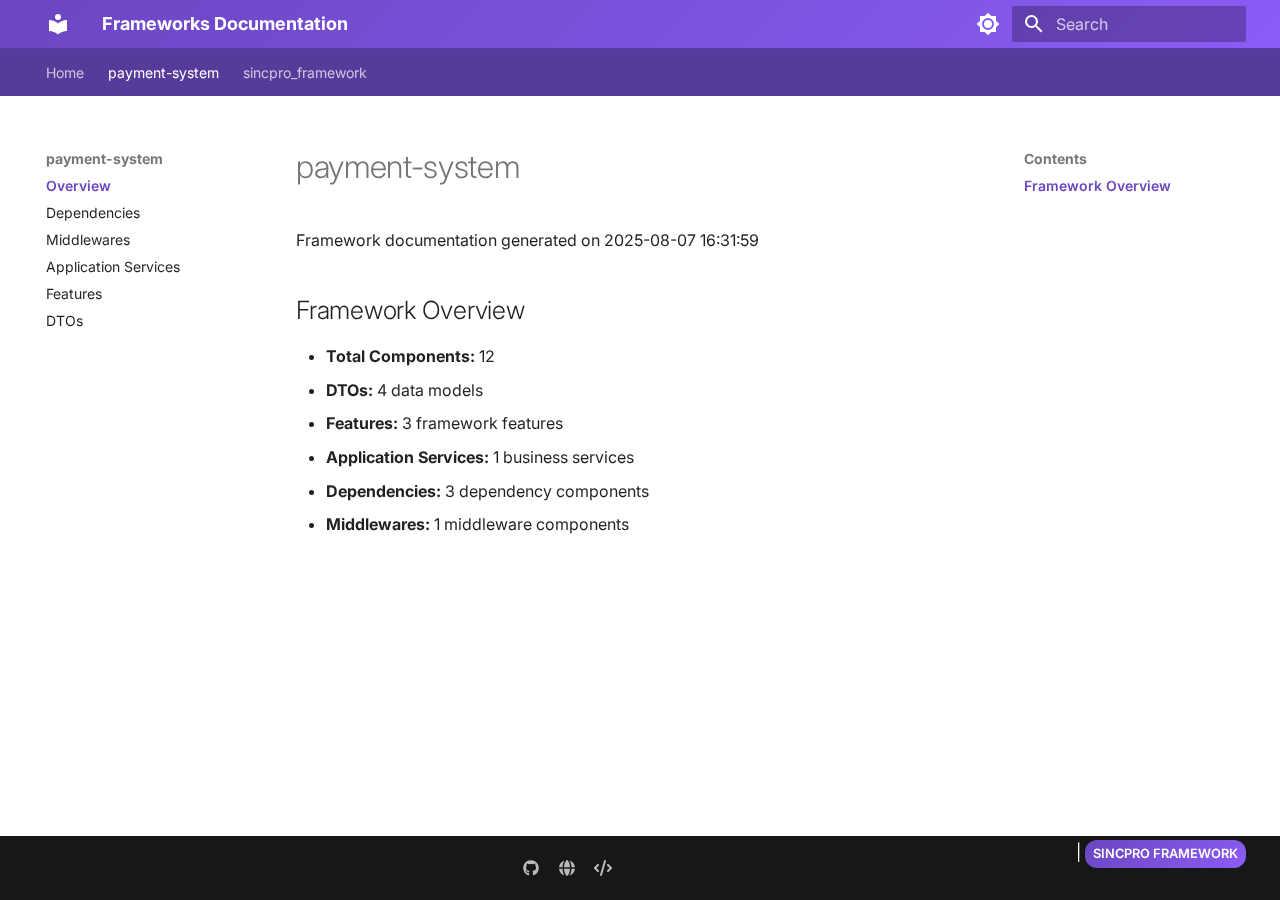
<file: examples/generated_docs/site/payment-system/index.html>
<!doctype html>
<html lang="en" class="no-js">
  <head>
    
      <meta charset="utf-8">
      <meta name="viewport" content="width=device-width,initial-scale=1">
      
        <meta name="description" content="Auto-generated documentation for framework components">
      
      
      
      
        <link rel="prev" href="..">
      
      
        <link rel="next" href="dependencies/">
      
      
      <link rel="icon" href="../assets/images/favicon.png">
      <meta name="generator" content="mkdocs-1.6.1, mkdocs-material-9.6.16">
    
    
      
        <title>Overview - Frameworks Documentation</title>
      
    
    
      <link rel="stylesheet" href="../assets/stylesheets/main.7e37652d.min.css">
      
        
        <link rel="stylesheet" href="../assets/stylesheets/palette.06af60db.min.css">
      
      


    
    
      
    
    
      
        
        
        <link rel="preconnect" href="https://fonts.gstatic.com" crossorigin>
        <link rel="stylesheet" href="https://fonts.googleapis.com/css?family=Inter:300,300i,400,400i,700,700i%7CJetBrains+Mono:400,400i,700,700i&display=fallback">
        <style>:root{--md-text-font:"Inter";--md-code-font:"JetBrains Mono"}</style>
      
    
    
      <link rel="stylesheet" href="../assets/_mkdocstrings.css">
    
      <link rel="stylesheet" href="../assets/css/sincpro-theme.css">
    
    <script>__md_scope=new URL("..",location),__md_hash=e=>[...e].reduce(((e,_)=>(e<<5)-e+_.charCodeAt(0)),0),__md_get=(e,_=localStorage,t=__md_scope)=>JSON.parse(_.getItem(t.pathname+"."+e)),__md_set=(e,_,t=localStorage,a=__md_scope)=>{try{t.setItem(a.pathname+"."+e,JSON.stringify(_))}catch(e){}}</script>
    
      

    
    
    
  </head>
  
  
    
    
      
    
    
    
    
    <body dir="ltr" data-md-color-scheme="default" data-md-color-primary="deep-purple" data-md-color-accent="purple">
  
    
    <input class="md-toggle" data-md-toggle="drawer" type="checkbox" id="__drawer" autocomplete="off">
    <input class="md-toggle" data-md-toggle="search" type="checkbox" id="__search" autocomplete="off">
    <label class="md-overlay" for="__drawer"></label>
    <div data-md-component="skip">
      
        
        <a href="#payment-system" class="md-skip">
          Skip to content
        </a>
      
    </div>
    <div data-md-component="announce">
      
    </div>
    
    
      

<header class="md-header" data-md-component="header">
  <nav class="md-header__inner md-grid" aria-label="Header">
    <a href=".." title="Frameworks Documentation" class="md-header__button md-logo" aria-label="Frameworks Documentation" data-md-component="logo">
      
  
  <svg xmlns="http://www.w3.org/2000/svg" viewBox="0 0 24 24"><path d="M12 8a3 3 0 0 0 3-3 3 3 0 0 0-3-3 3 3 0 0 0-3 3 3 3 0 0 0 3 3m0 3.54C9.64 9.35 6.5 8 3 8v11c3.5 0 6.64 1.35 9 3.54 2.36-2.19 5.5-3.54 9-3.54V8c-3.5 0-6.64 1.35-9 3.54"/></svg>

    </a>
    <label class="md-header__button md-icon" for="__drawer">
      
      <svg xmlns="http://www.w3.org/2000/svg" viewBox="0 0 24 24"><path d="M3 6h18v2H3zm0 5h18v2H3zm0 5h18v2H3z"/></svg>
    </label>
    <div class="md-header__title" data-md-component="header-title">
      <div class="md-header__ellipsis">
        <div class="md-header__topic">
          <span class="md-ellipsis">
            Frameworks Documentation
          </span>
        </div>
        <div class="md-header__topic" data-md-component="header-topic">
          <span class="md-ellipsis">
            
              Overview
            
          </span>
        </div>
      </div>
    </div>
    
      
        <form class="md-header__option" data-md-component="palette">
  
    
    
    
    <input class="md-option" data-md-color-media="(prefers-color-scheme: light)" data-md-color-scheme="default" data-md-color-primary="deep-purple" data-md-color-accent="purple"  aria-label="Switch to dark mode"  type="radio" name="__palette" id="__palette_0">
    
      <label class="md-header__button md-icon" title="Switch to dark mode" for="__palette_1" hidden>
        <svg xmlns="http://www.w3.org/2000/svg" viewBox="0 0 24 24"><path d="M12 8a4 4 0 0 0-4 4 4 4 0 0 0 4 4 4 4 0 0 0 4-4 4 4 0 0 0-4-4m0 10a6 6 0 0 1-6-6 6 6 0 0 1 6-6 6 6 0 0 1 6 6 6 6 0 0 1-6 6m8-9.31V4h-4.69L12 .69 8.69 4H4v4.69L.69 12 4 15.31V20h4.69L12 23.31 15.31 20H20v-4.69L23.31 12z"/></svg>
      </label>
    
  
    
    
    
    <input class="md-option" data-md-color-media="(prefers-color-scheme: dark)" data-md-color-scheme="slate" data-md-color-primary="deep-purple" data-md-color-accent="purple"  aria-label="Switch to light mode"  type="radio" name="__palette" id="__palette_1">
    
      <label class="md-header__button md-icon" title="Switch to light mode" for="__palette_0" hidden>
        <svg xmlns="http://www.w3.org/2000/svg" viewBox="0 0 24 24"><path d="M12 18c-.89 0-1.74-.2-2.5-.55C11.56 16.5 13 14.42 13 12s-1.44-4.5-3.5-5.45C10.26 6.2 11.11 6 12 6a6 6 0 0 1 6 6 6 6 0 0 1-6 6m8-9.31V4h-4.69L12 .69 8.69 4H4v4.69L.69 12 4 15.31V20h4.69L12 23.31 15.31 20H20v-4.69L23.31 12z"/></svg>
      </label>
    
  
</form>
      
    
    
      <script>var palette=__md_get("__palette");if(palette&&palette.color){if("(prefers-color-scheme)"===palette.color.media){var media=matchMedia("(prefers-color-scheme: light)"),input=document.querySelector(media.matches?"[data-md-color-media='(prefers-color-scheme: light)']":"[data-md-color-media='(prefers-color-scheme: dark)']");palette.color.media=input.getAttribute("data-md-color-media"),palette.color.scheme=input.getAttribute("data-md-color-scheme"),palette.color.primary=input.getAttribute("data-md-color-primary"),palette.color.accent=input.getAttribute("data-md-color-accent")}for(var[key,value]of Object.entries(palette.color))document.body.setAttribute("data-md-color-"+key,value)}</script>
    
    
    
      
      
        <label class="md-header__button md-icon" for="__search">
          
          <svg xmlns="http://www.w3.org/2000/svg" viewBox="0 0 24 24"><path d="M9.5 3A6.5 6.5 0 0 1 16 9.5c0 1.61-.59 3.09-1.56 4.23l.27.27h.79l5 5-1.5 1.5-5-5v-.79l-.27-.27A6.52 6.52 0 0 1 9.5 16 6.5 6.5 0 0 1 3 9.5 6.5 6.5 0 0 1 9.5 3m0 2C7 5 5 7 5 9.5S7 14 9.5 14 14 12 14 9.5 12 5 9.5 5"/></svg>
        </label>
        <div class="md-search" data-md-component="search" role="dialog">
  <label class="md-search__overlay" for="__search"></label>
  <div class="md-search__inner" role="search">
    <form class="md-search__form" name="search">
      <input type="text" class="md-search__input" name="query" aria-label="Search" placeholder="Search" autocapitalize="off" autocorrect="off" autocomplete="off" spellcheck="false" data-md-component="search-query" required>
      <label class="md-search__icon md-icon" for="__search">
        
        <svg xmlns="http://www.w3.org/2000/svg" viewBox="0 0 24 24"><path d="M9.5 3A6.5 6.5 0 0 1 16 9.5c0 1.61-.59 3.09-1.56 4.23l.27.27h.79l5 5-1.5 1.5-5-5v-.79l-.27-.27A6.52 6.52 0 0 1 9.5 16 6.5 6.5 0 0 1 3 9.5 6.5 6.5 0 0 1 9.5 3m0 2C7 5 5 7 5 9.5S7 14 9.5 14 14 12 14 9.5 12 5 9.5 5"/></svg>
        
        <svg xmlns="http://www.w3.org/2000/svg" viewBox="0 0 24 24"><path d="M20 11v2H8l5.5 5.5-1.42 1.42L4.16 12l7.92-7.92L13.5 5.5 8 11z"/></svg>
      </label>
      <nav class="md-search__options" aria-label="Search">
        
          <a href="javascript:void(0)" class="md-search__icon md-icon" title="Share" aria-label="Share" data-clipboard data-clipboard-text="" data-md-component="search-share" tabindex="-1">
            
            <svg xmlns="http://www.w3.org/2000/svg" viewBox="0 0 24 24"><path d="M18 16.08c-.76 0-1.44.3-1.96.77L8.91 12.7c.05-.23.09-.46.09-.7s-.04-.47-.09-.7l7.05-4.11c.54.5 1.25.81 2.04.81a3 3 0 0 0 3-3 3 3 0 0 0-3-3 3 3 0 0 0-3 3c0 .24.04.47.09.7L8.04 9.81C7.5 9.31 6.79 9 6 9a3 3 0 0 0-3 3 3 3 0 0 0 3 3c.79 0 1.5-.31 2.04-.81l7.12 4.15c-.05.21-.08.43-.08.66 0 1.61 1.31 2.91 2.92 2.91s2.92-1.3 2.92-2.91A2.92 2.92 0 0 0 18 16.08"/></svg>
          </a>
        
        <button type="reset" class="md-search__icon md-icon" title="Clear" aria-label="Clear" tabindex="-1">
          
          <svg xmlns="http://www.w3.org/2000/svg" viewBox="0 0 24 24"><path d="M19 6.41 17.59 5 12 10.59 6.41 5 5 6.41 10.59 12 5 17.59 6.41 19 12 13.41 17.59 19 19 17.59 13.41 12z"/></svg>
        </button>
      </nav>
      
        <div class="md-search__suggest" data-md-component="search-suggest"></div>
      
    </form>
    <div class="md-search__output">
      <div class="md-search__scrollwrap" tabindex="0" data-md-scrollfix>
        <div class="md-search-result" data-md-component="search-result">
          <div class="md-search-result__meta">
            Initializing search
          </div>
          <ol class="md-search-result__list" role="presentation"></ol>
        </div>
      </div>
    </div>
  </div>
</div>
      
    
    
  </nav>
  
</header>
    
    <div class="md-container" data-md-component="container">
      
      
        
          
            
<nav class="md-tabs" aria-label="Tabs" data-md-component="tabs">
  <div class="md-grid">
    <ul class="md-tabs__list">
      
        
  
  
  
  
    <li class="md-tabs__item">
      <a href=".." class="md-tabs__link">
        
  
  
    
  
  Home

      </a>
    </li>
  

      
        
  
  
  
    
  
  
    
    
      <li class="md-tabs__item md-tabs__item--active">
        <a href="./" class="md-tabs__link">
          
  
  
  payment-system

        </a>
      </li>
    
  

      
        
  
  
  
  
    
    
      <li class="md-tabs__item">
        <a href="../sincpro-framework/" class="md-tabs__link">
          
  
  
  sincpro_framework

        </a>
      </li>
    
  

      
    </ul>
  </div>
</nav>
          
        
      
      <main class="md-main" data-md-component="main">
        <div class="md-main__inner md-grid">
          
            
              
              <div class="md-sidebar md-sidebar--primary" data-md-component="sidebar" data-md-type="navigation" >
                <div class="md-sidebar__scrollwrap">
                  <div class="md-sidebar__inner">
                    


  


<nav class="md-nav md-nav--primary md-nav--lifted" aria-label="Navigation" data-md-level="0">
  <label class="md-nav__title" for="__drawer">
    <a href=".." title="Frameworks Documentation" class="md-nav__button md-logo" aria-label="Frameworks Documentation" data-md-component="logo">
      
  
  <svg xmlns="http://www.w3.org/2000/svg" viewBox="0 0 24 24"><path d="M12 8a3 3 0 0 0 3-3 3 3 0 0 0-3-3 3 3 0 0 0-3 3 3 3 0 0 0 3 3m0 3.54C9.64 9.35 6.5 8 3 8v11c3.5 0 6.64 1.35 9 3.54 2.36-2.19 5.5-3.54 9-3.54V8c-3.5 0-6.64 1.35-9 3.54"/></svg>

    </a>
    Frameworks Documentation
  </label>
  
  <ul class="md-nav__list" data-md-scrollfix>
    
      
      
  
  
  
  
    <li class="md-nav__item">
      <a href=".." class="md-nav__link">
        
  
  
  <span class="md-ellipsis">
    Home
    
  </span>
  

      </a>
    </li>
  

    
      
      
  
  
    
  
  
  
    
    
    
    
      
        
        
      
      
        
      
    
    
    <li class="md-nav__item md-nav__item--active md-nav__item--section md-nav__item--nested">
      
        
        
        <input class="md-nav__toggle md-toggle " type="checkbox" id="__nav_2" checked>
        
          
          <label class="md-nav__link" for="__nav_2" id="__nav_2_label" tabindex="">
            
  
  
  <span class="md-ellipsis">
    payment-system
    
  </span>
  

            <span class="md-nav__icon md-icon"></span>
          </label>
        
        <nav class="md-nav" data-md-level="1" aria-labelledby="__nav_2_label" aria-expanded="true">
          <label class="md-nav__title" for="__nav_2">
            <span class="md-nav__icon md-icon"></span>
            payment-system
          </label>
          <ul class="md-nav__list" data-md-scrollfix>
            
              
                
  
  
    
  
  
  
    <li class="md-nav__item md-nav__item--active">
      
      <input class="md-nav__toggle md-toggle" type="checkbox" id="__toc">
      
      
        
      
      
        <label class="md-nav__link md-nav__link--active" for="__toc">
          
  
  
  <span class="md-ellipsis">
    Overview
    
  </span>
  

          <span class="md-nav__icon md-icon"></span>
        </label>
      
      <a href="./" class="md-nav__link md-nav__link--active">
        
  
  
  <span class="md-ellipsis">
    Overview
    
  </span>
  

      </a>
      
        

  

<nav class="md-nav md-nav--secondary" aria-label="Contents">
  
  
  
    
  
  
    <label class="md-nav__title" for="__toc">
      <span class="md-nav__icon md-icon"></span>
      Contents
    </label>
    <ul class="md-nav__list" data-md-component="toc" data-md-scrollfix>
      
        <li class="md-nav__item">
  <a href="#framework-overview" class="md-nav__link">
    <span class="md-ellipsis">
      Framework Overview
    </span>
  </a>
  
</li>
      
    </ul>
  
</nav>
      
    </li>
  

              
            
              
                
  
  
  
  
    <li class="md-nav__item">
      <a href="dependencies/" class="md-nav__link">
        
  
  
  <span class="md-ellipsis">
    Dependencies
    
  </span>
  

      </a>
    </li>
  

              
            
              
                
  
  
  
  
    <li class="md-nav__item">
      <a href="middlewares/" class="md-nav__link">
        
  
  
  <span class="md-ellipsis">
    Middlewares
    
  </span>
  

      </a>
    </li>
  

              
            
              
                
  
  
  
  
    <li class="md-nav__item">
      <a href="application-services/" class="md-nav__link">
        
  
  
  <span class="md-ellipsis">
    Application Services
    
  </span>
  

      </a>
    </li>
  

              
            
              
                
  
  
  
  
    <li class="md-nav__item">
      <a href="features/" class="md-nav__link">
        
  
  
  <span class="md-ellipsis">
    Features
    
  </span>
  

      </a>
    </li>
  

              
            
              
                
  
  
  
  
    <li class="md-nav__item">
      <a href="dtos/" class="md-nav__link">
        
  
  
  <span class="md-ellipsis">
    DTOs
    
  </span>
  

      </a>
    </li>
  

              
            
          </ul>
        </nav>
      
    </li>
  

    
      
      
  
  
  
  
    
    
    
    
      
      
        
      
    
    
    <li class="md-nav__item md-nav__item--nested">
      
        
        
          
        
        <input class="md-nav__toggle md-toggle md-toggle--indeterminate" type="checkbox" id="__nav_3" >
        
          
          <label class="md-nav__link" for="__nav_3" id="__nav_3_label" tabindex="0">
            
  
  
  <span class="md-ellipsis">
    sincpro_framework
    
  </span>
  

            <span class="md-nav__icon md-icon"></span>
          </label>
        
        <nav class="md-nav" data-md-level="1" aria-labelledby="__nav_3_label" aria-expanded="false">
          <label class="md-nav__title" for="__nav_3">
            <span class="md-nav__icon md-icon"></span>
            sincpro_framework
          </label>
          <ul class="md-nav__list" data-md-scrollfix>
            
              
                
  
  
  
  
    <li class="md-nav__item">
      <a href="../sincpro-framework/" class="md-nav__link">
        
  
  
  <span class="md-ellipsis">
    Overview
    
  </span>
  

      </a>
    </li>
  

              
            
              
                
  
  
  
  
    <li class="md-nav__item">
      <a href="../sincpro-framework/dependencies/" class="md-nav__link">
        
  
  
  <span class="md-ellipsis">
    Dependencies
    
  </span>
  

      </a>
    </li>
  

              
            
              
                
  
  
  
  
    <li class="md-nav__item">
      <a href="../sincpro-framework/middlewares/" class="md-nav__link">
        
  
  
  <span class="md-ellipsis">
    Middlewares
    
  </span>
  

      </a>
    </li>
  

              
            
              
                
  
  
  
  
    <li class="md-nav__item">
      <a href="../sincpro-framework/application-services/" class="md-nav__link">
        
  
  
  <span class="md-ellipsis">
    Application Services
    
  </span>
  

      </a>
    </li>
  

              
            
              
                
  
  
  
  
    <li class="md-nav__item">
      <a href="../sincpro-framework/features/" class="md-nav__link">
        
  
  
  <span class="md-ellipsis">
    Features
    
  </span>
  

      </a>
    </li>
  

              
            
              
                
  
  
  
  
    <li class="md-nav__item">
      <a href="../sincpro-framework/dtos/" class="md-nav__link">
        
  
  
  <span class="md-ellipsis">
    DTOs
    
  </span>
  

      </a>
    </li>
  

              
            
          </ul>
        </nav>
      
    </li>
  

    
  </ul>
</nav>
                  </div>
                </div>
              </div>
            
            
              
              <div class="md-sidebar md-sidebar--secondary" data-md-component="sidebar" data-md-type="toc" >
                <div class="md-sidebar__scrollwrap">
                  <div class="md-sidebar__inner">
                    

  

<nav class="md-nav md-nav--secondary" aria-label="Contents">
  
  
  
    
  
  
    <label class="md-nav__title" for="__toc">
      <span class="md-nav__icon md-icon"></span>
      Contents
    </label>
    <ul class="md-nav__list" data-md-component="toc" data-md-scrollfix>
      
        <li class="md-nav__item">
  <a href="#framework-overview" class="md-nav__link">
    <span class="md-ellipsis">
      Framework Overview
    </span>
  </a>
  
</li>
      
    </ul>
  
</nav>
                  </div>
                </div>
              </div>
            
          
          
            <div class="md-content" data-md-component="content">
              <article class="md-content__inner md-typeset">
                
                  



<h1 id="payment-system">payment-system<a class="headerlink" href="#payment-system" title="Permanent link">🔗</a></h1>
<p>Framework documentation generated on 2025-08-07 16:31:59</p>
<h2 id="framework-overview">Framework Overview<a class="headerlink" href="#framework-overview" title="Permanent link">🔗</a></h2>
<ul>
<li><strong>Total Components:</strong> 12</li>
<li><strong>DTOs:</strong> 4 data models</li>
<li><strong>Features:</strong> 3 framework features</li>
<li><strong>Application Services:</strong> 1 business services</li>
<li><strong>Dependencies:</strong> 3 dependency components</li>
<li><strong>Middlewares:</strong> 1 middleware components</li>
</ul>












                
              </article>
            </div>
          
          
  <script>var tabs=__md_get("__tabs");if(Array.isArray(tabs))e:for(var set of document.querySelectorAll(".tabbed-set")){var labels=set.querySelector(".tabbed-labels");for(var tab of tabs)for(var label of labels.getElementsByTagName("label"))if(label.innerText.trim()===tab){var input=document.getElementById(label.htmlFor);input.checked=!0;continue e}}</script>

<script>var target=document.getElementById(location.hash.slice(1));target&&target.name&&(target.checked=target.name.startsWith("__tabbed_"))</script>
        </div>
        
          <button type="button" class="md-top md-icon" data-md-component="top" hidden>
  
  <svg xmlns="http://www.w3.org/2000/svg" viewBox="0 0 24 24"><path d="M13 20h-2V8l-5.5 5.5-1.42-1.42L12 4.16l7.92 7.92-1.42 1.42L13 8z"/></svg>
  Back to top
</button>
        
      </main>
      
        <footer class="md-footer">
  
  <div class="md-footer-meta md-typeset">
    <div class="md-footer-meta__inner md-grid">
      <div class="md-copyright">
  
  
</div>
      
        <div class="md-social">
  
    
    
    
    
    <a href="https://github.com/Sincpro-SRL" target="_blank" rel="noopener" title="Sincpro on GitHub" class="md-social__link">
      <svg xmlns="http://www.w3.org/2000/svg" viewBox="0 0 512 512"><!--! Font Awesome Free 7.0.0 by @fontawesome - https://fontawesome.com License - https://fontawesome.com/license/free (Icons: CC BY 4.0, Fonts: SIL OFL 1.1, Code: MIT License) Copyright 2025 Fonticons, Inc.--><path fill="currentColor" d="M173.9 397.4c0 2-2.3 3.6-5.2 3.6-3.3.3-5.6-1.3-5.6-3.6 0-2 2.3-3.6 5.2-3.6 3-.3 5.6 1.3 5.6 3.6m-31.1-4.5c-.7 2 1.3 4.3 4.3 4.9 2.6 1 5.6 0 6.2-2s-1.3-4.3-4.3-5.2c-2.6-.7-5.5.3-6.2 2.3m44.2-1.7c-2.9.7-4.9 2.6-4.6 4.9.3 2 2.9 3.3 5.9 2.6 2.9-.7 4.9-2.6 4.6-4.6-.3-1.9-3-3.2-5.9-2.9M252.8 8C114.1 8 8 113.3 8 252c0 110.9 69.8 205.8 169.5 239.2 12.8 2.3 17.3-5.6 17.3-12.1 0-6.2-.3-40.4-.3-61.4 0 0-70 15-84.7-29.8 0 0-11.4-29.1-27.8-36.6 0 0-22.9-15.7 1.6-15.4 0 0 24.9 2 38.6 25.8 21.9 38.6 58.6 27.5 72.9 20.9 2.3-16 8.8-27.1 16-33.7-55.9-6.2-112.3-14.3-112.3-110.5 0-27.5 7.6-41.3 23.6-58.9-2.6-6.5-11.1-33.3 2.6-67.9 20.9-6.5 69 27 69 27 20-5.6 41.5-8.5 62.8-8.5s42.8 2.9 62.8 8.5c0 0 48.1-33.6 69-27 13.7 34.7 5.2 61.4 2.6 67.9 16 17.7 25.8 31.5 25.8 58.9 0 96.5-58.9 104.2-114.8 110.5 9.2 7.9 17 22.9 17 46.4 0 33.7-.3 75.4-.3 83.6 0 6.5 4.6 14.4 17.3 12.1C436.2 457.8 504 362.9 504 252 504 113.3 391.5 8 252.8 8M105.2 352.9c-1.3 1-1 3.3.7 5.2 1.6 1.6 3.9 2.3 5.2 1 1.3-1 1-3.3-.7-5.2-1.6-1.6-3.9-2.3-5.2-1m-10.8-8.1c-.7 1.3.3 2.9 2.3 3.9 1.6 1 3.6.7 4.3-.7.7-1.3-.3-2.9-2.3-3.9-2-.6-3.6-.3-4.3.7m32.4 35.6c-1.6 1.3-1 4.3 1.3 6.2 2.3 2.3 5.2 2.6 6.5 1 1.3-1.3.7-4.3-1.3-6.2-2.2-2.3-5.2-2.6-6.5-1m-11.4-14.7c-1.6 1-1.6 3.6 0 5.9s4.3 3.3 5.6 2.3c1.6-1.3 1.6-3.9 0-6.2-1.4-2.3-4-3.3-5.6-2"/></svg>
    </a>
  
    
    
    
    
    <a href="https://sincpro.com.bo" target="_blank" rel="noopener" title="Sincpro website" class="md-social__link">
      <svg xmlns="http://www.w3.org/2000/svg" viewBox="0 0 512 512"><!--! Font Awesome Free 7.0.0 by @fontawesome - https://fontawesome.com License - https://fontawesome.com/license/free (Icons: CC BY 4.0, Fonts: SIL OFL 1.1, Code: MIT License) Copyright 2025 Fonticons, Inc.--><path fill="currentColor" d="M351.9 280H161c2.9 64.5 17.2 123.9 37.5 167.4 11.4 24.5 23.7 41.8 35.1 52.4 11.2 10.5 18.9 12.2 22.9 12.2s11.7-1.7 22.9-12.2c11.4-10.6 23.7-28 35.1-52.4 20.3-43.5 34.6-102.9 37.5-167.4zm-191-48h190.9c-2.8-64.5-17.1-123.9-37.4-167.4-11.4-24.4-23.7-41.8-35.1-52.4C268.1 1.7 260.4 0 256.4 0s-11.7 1.7-22.9 12.2c-11.4 10.6-23.7 28-35.1 52.4-20.3 43.5-34.6 102.9-37.5 167.4m-48 0c3.5-85.6 25.6-165.1 57.9-217.3C78.7 47.3 10.9 131.2 1.5 232zM1.5 280c9.4 100.8 77.2 184.7 169.3 217.3-32.3-52.2-54.4-131.7-57.9-217.3zm398.4 0c-3.5 85.6-25.6 165.1-57.9 217.3 92.1-32.7 159.9-116.5 169.3-217.3zm111.4-48C501.9 131.2 434.1 47.3 342 14.7c32.3 52.2 54.4 131.7 57.9 217.3z"/></svg>
    </a>
  
    
    
    
    
    <a href="https://sincpro.com.bo" target="_blank" rel="noopener" title="Developer portal" class="md-social__link">
      <svg xmlns="http://www.w3.org/2000/svg" viewBox="0 0 576 512"><!--! Font Awesome Free 7.0.0 by @fontawesome - https://fontawesome.com License - https://fontawesome.com/license/free (Icons: CC BY 4.0, Fonts: SIL OFL 1.1, Code: MIT License) Copyright 2025 Fonticons, Inc.--><path fill="currentColor" d="M360.8 1.2c-17-4.9-34.7 5-39.6 22l-128 448c-4.9 17 5 34.7 22 39.6s34.7-5 39.6-22l128-448c4.9-17-5-34.7-22-39.6m64.6 136.1c-12.5 12.5-12.5 32.8 0 45.3l73.4 73.4-73.4 73.4c-12.5 12.5-12.5 32.8 0 45.3s32.8 12.5 45.3 0l96-96c12.5-12.5 12.5-32.8 0-45.3l-96-96c-12.5-12.5-32.8-12.5-45.3 0zm-274.7 0c-12.5-12.5-32.8-12.5-45.3 0l-96 96c-12.5 12.5-12.5 32.8 0 45.3l96 96c12.5 12.5 32.8 12.5 45.3 0s12.5-32.8 0-45.3L77.3 256l73.3-73.4c12.5-12.5 12.5-32.8 0-45.3z"/></svg>
    </a>
  
</div>
      
    </div>
  </div>
</footer>
      
    </div>
    <div class="md-dialog" data-md-component="dialog">
      <div class="md-dialog__inner md-typeset"></div>
    </div>
    
    
    
      
      <script id="__config" type="application/json">{"base": "..", "features": ["navigation.tabs", "navigation.sections", "navigation.expand", "navigation.top", "navigation.instant", "navigation.tracking", "search.highlight", "search.share", "search.suggest", "content.code.copy", "content.code.annotate", "content.tabs.link"], "search": "../assets/javascripts/workers/search.d50fe291.min.js", "tags": null, "translations": {"clipboard.copied": "Copied to clipboard", "clipboard.copy": "Copy to clipboard", "search.result.more.one": "1 more on this page", "search.result.more.other": "# more on this page", "search.result.none": "No matching documents", "search.result.one": "1 matching document", "search.result.other": "# matching documents", "search.result.placeholder": "Type to start searching", "search.result.term.missing": "Missing", "select.version": "Select version"}, "version": null}</script>
    
    
      <script src="../assets/javascripts/bundle.50899def.min.js"></script>
      
        <script src="../assets/js/sincpro-analytics.js"></script>
      
    
  </body>
</html>
</file>
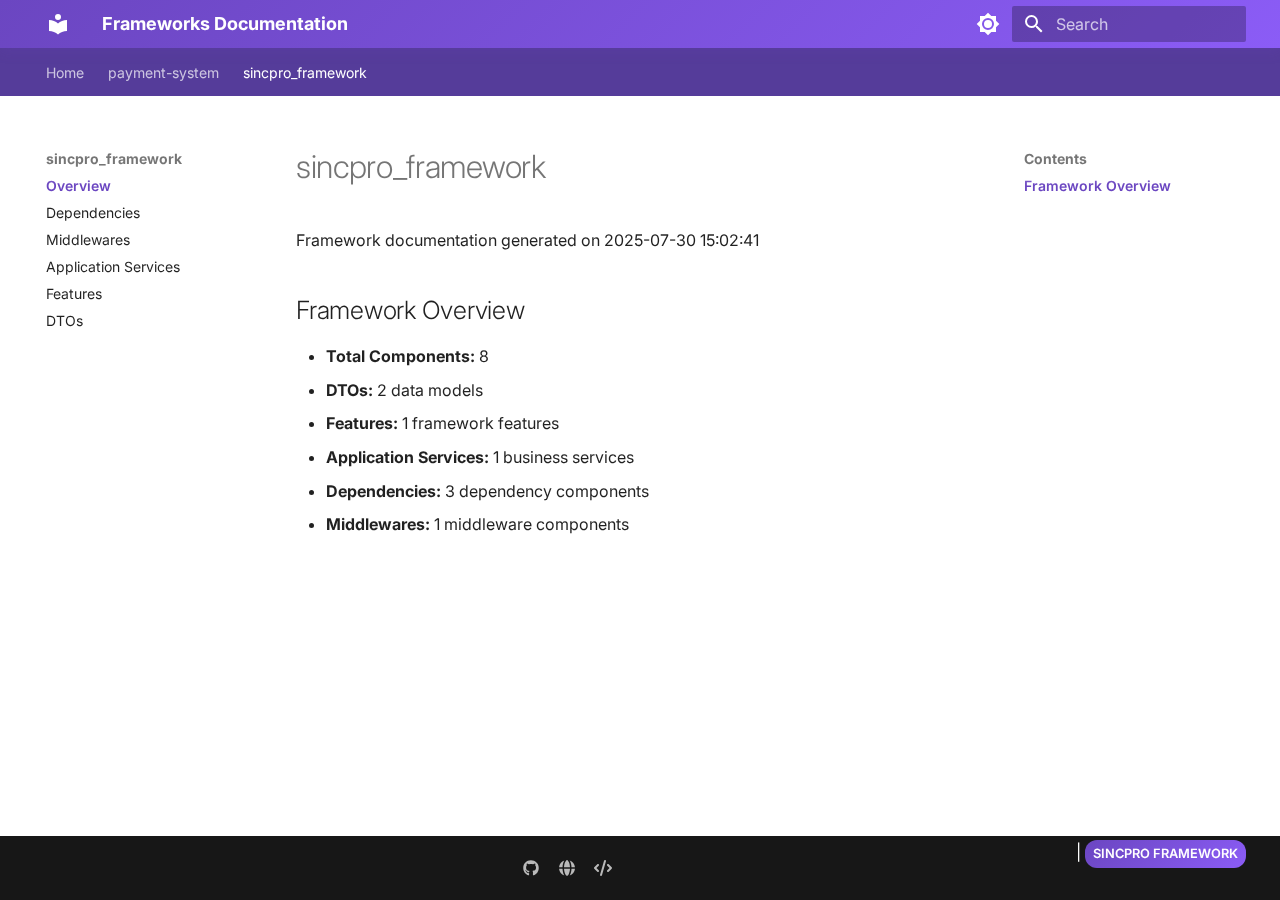
<file: examples/generated_docs/site/sincpro-framework/index.html>
<!doctype html>
<html lang="en" class="no-js">
  <head>
    
      <meta charset="utf-8">
      <meta name="viewport" content="width=device-width,initial-scale=1">
      
        <meta name="description" content="Auto-generated documentation for framework components">
      
      
      
      
        <link rel="prev" href="../payment-system/dtos/">
      
      
        <link rel="next" href="dependencies/">
      
      
      <link rel="icon" href="../assets/images/favicon.png">
      <meta name="generator" content="mkdocs-1.6.1, mkdocs-material-9.6.16">
    
    
      
        <title>Overview - Frameworks Documentation</title>
      
    
    
      <link rel="stylesheet" href="../assets/stylesheets/main.7e37652d.min.css">
      
        
        <link rel="stylesheet" href="../assets/stylesheets/palette.06af60db.min.css">
      
      


    
    
      
    
    
      
        
        
        <link rel="preconnect" href="https://fonts.gstatic.com" crossorigin>
        <link rel="stylesheet" href="https://fonts.googleapis.com/css?family=Inter:300,300i,400,400i,700,700i%7CJetBrains+Mono:400,400i,700,700i&display=fallback">
        <style>:root{--md-text-font:"Inter";--md-code-font:"JetBrains Mono"}</style>
      
    
    
      <link rel="stylesheet" href="../assets/_mkdocstrings.css">
    
      <link rel="stylesheet" href="../assets/css/sincpro-theme.css">
    
    <script>__md_scope=new URL("..",location),__md_hash=e=>[...e].reduce(((e,_)=>(e<<5)-e+_.charCodeAt(0)),0),__md_get=(e,_=localStorage,t=__md_scope)=>JSON.parse(_.getItem(t.pathname+"."+e)),__md_set=(e,_,t=localStorage,a=__md_scope)=>{try{t.setItem(a.pathname+"."+e,JSON.stringify(_))}catch(e){}}</script>
    
      

    
    
    
  </head>
  
  
    
    
      
    
    
    
    
    <body dir="ltr" data-md-color-scheme="default" data-md-color-primary="deep-purple" data-md-color-accent="purple">
  
    
    <input class="md-toggle" data-md-toggle="drawer" type="checkbox" id="__drawer" autocomplete="off">
    <input class="md-toggle" data-md-toggle="search" type="checkbox" id="__search" autocomplete="off">
    <label class="md-overlay" for="__drawer"></label>
    <div data-md-component="skip">
      
        
        <a href="#sincpro_framework" class="md-skip">
          Skip to content
        </a>
      
    </div>
    <div data-md-component="announce">
      
    </div>
    
    
      

<header class="md-header" data-md-component="header">
  <nav class="md-header__inner md-grid" aria-label="Header">
    <a href=".." title="Frameworks Documentation" class="md-header__button md-logo" aria-label="Frameworks Documentation" data-md-component="logo">
      
  
  <svg xmlns="http://www.w3.org/2000/svg" viewBox="0 0 24 24"><path d="M12 8a3 3 0 0 0 3-3 3 3 0 0 0-3-3 3 3 0 0 0-3 3 3 3 0 0 0 3 3m0 3.54C9.64 9.35 6.5 8 3 8v11c3.5 0 6.64 1.35 9 3.54 2.36-2.19 5.5-3.54 9-3.54V8c-3.5 0-6.64 1.35-9 3.54"/></svg>

    </a>
    <label class="md-header__button md-icon" for="__drawer">
      
      <svg xmlns="http://www.w3.org/2000/svg" viewBox="0 0 24 24"><path d="M3 6h18v2H3zm0 5h18v2H3zm0 5h18v2H3z"/></svg>
    </label>
    <div class="md-header__title" data-md-component="header-title">
      <div class="md-header__ellipsis">
        <div class="md-header__topic">
          <span class="md-ellipsis">
            Frameworks Documentation
          </span>
        </div>
        <div class="md-header__topic" data-md-component="header-topic">
          <span class="md-ellipsis">
            
              Overview
            
          </span>
        </div>
      </div>
    </div>
    
      
        <form class="md-header__option" data-md-component="palette">
  
    
    
    
    <input class="md-option" data-md-color-media="(prefers-color-scheme: light)" data-md-color-scheme="default" data-md-color-primary="deep-purple" data-md-color-accent="purple"  aria-label="Switch to dark mode"  type="radio" name="__palette" id="__palette_0">
    
      <label class="md-header__button md-icon" title="Switch to dark mode" for="__palette_1" hidden>
        <svg xmlns="http://www.w3.org/2000/svg" viewBox="0 0 24 24"><path d="M12 8a4 4 0 0 0-4 4 4 4 0 0 0 4 4 4 4 0 0 0 4-4 4 4 0 0 0-4-4m0 10a6 6 0 0 1-6-6 6 6 0 0 1 6-6 6 6 0 0 1 6 6 6 6 0 0 1-6 6m8-9.31V4h-4.69L12 .69 8.69 4H4v4.69L.69 12 4 15.31V20h4.69L12 23.31 15.31 20H20v-4.69L23.31 12z"/></svg>
      </label>
    
  
    
    
    
    <input class="md-option" data-md-color-media="(prefers-color-scheme: dark)" data-md-color-scheme="slate" data-md-color-primary="deep-purple" data-md-color-accent="purple"  aria-label="Switch to light mode"  type="radio" name="__palette" id="__palette_1">
    
      <label class="md-header__button md-icon" title="Switch to light mode" for="__palette_0" hidden>
        <svg xmlns="http://www.w3.org/2000/svg" viewBox="0 0 24 24"><path d="M12 18c-.89 0-1.74-.2-2.5-.55C11.56 16.5 13 14.42 13 12s-1.44-4.5-3.5-5.45C10.26 6.2 11.11 6 12 6a6 6 0 0 1 6 6 6 6 0 0 1-6 6m8-9.31V4h-4.69L12 .69 8.69 4H4v4.69L.69 12 4 15.31V20h4.69L12 23.31 15.31 20H20v-4.69L23.31 12z"/></svg>
      </label>
    
  
</form>
      
    
    
      <script>var palette=__md_get("__palette");if(palette&&palette.color){if("(prefers-color-scheme)"===palette.color.media){var media=matchMedia("(prefers-color-scheme: light)"),input=document.querySelector(media.matches?"[data-md-color-media='(prefers-color-scheme: light)']":"[data-md-color-media='(prefers-color-scheme: dark)']");palette.color.media=input.getAttribute("data-md-color-media"),palette.color.scheme=input.getAttribute("data-md-color-scheme"),palette.color.primary=input.getAttribute("data-md-color-primary"),palette.color.accent=input.getAttribute("data-md-color-accent")}for(var[key,value]of Object.entries(palette.color))document.body.setAttribute("data-md-color-"+key,value)}</script>
    
    
    
      
      
        <label class="md-header__button md-icon" for="__search">
          
          <svg xmlns="http://www.w3.org/2000/svg" viewBox="0 0 24 24"><path d="M9.5 3A6.5 6.5 0 0 1 16 9.5c0 1.61-.59 3.09-1.56 4.23l.27.27h.79l5 5-1.5 1.5-5-5v-.79l-.27-.27A6.52 6.52 0 0 1 9.5 16 6.5 6.5 0 0 1 3 9.5 6.5 6.5 0 0 1 9.5 3m0 2C7 5 5 7 5 9.5S7 14 9.5 14 14 12 14 9.5 12 5 9.5 5"/></svg>
        </label>
        <div class="md-search" data-md-component="search" role="dialog">
  <label class="md-search__overlay" for="__search"></label>
  <div class="md-search__inner" role="search">
    <form class="md-search__form" name="search">
      <input type="text" class="md-search__input" name="query" aria-label="Search" placeholder="Search" autocapitalize="off" autocorrect="off" autocomplete="off" spellcheck="false" data-md-component="search-query" required>
      <label class="md-search__icon md-icon" for="__search">
        
        <svg xmlns="http://www.w3.org/2000/svg" viewBox="0 0 24 24"><path d="M9.5 3A6.5 6.5 0 0 1 16 9.5c0 1.61-.59 3.09-1.56 4.23l.27.27h.79l5 5-1.5 1.5-5-5v-.79l-.27-.27A6.52 6.52 0 0 1 9.5 16 6.5 6.5 0 0 1 3 9.5 6.5 6.5 0 0 1 9.5 3m0 2C7 5 5 7 5 9.5S7 14 9.5 14 14 12 14 9.5 12 5 9.5 5"/></svg>
        
        <svg xmlns="http://www.w3.org/2000/svg" viewBox="0 0 24 24"><path d="M20 11v2H8l5.5 5.5-1.42 1.42L4.16 12l7.92-7.92L13.5 5.5 8 11z"/></svg>
      </label>
      <nav class="md-search__options" aria-label="Search">
        
          <a href="javascript:void(0)" class="md-search__icon md-icon" title="Share" aria-label="Share" data-clipboard data-clipboard-text="" data-md-component="search-share" tabindex="-1">
            
            <svg xmlns="http://www.w3.org/2000/svg" viewBox="0 0 24 24"><path d="M18 16.08c-.76 0-1.44.3-1.96.77L8.91 12.7c.05-.23.09-.46.09-.7s-.04-.47-.09-.7l7.05-4.11c.54.5 1.25.81 2.04.81a3 3 0 0 0 3-3 3 3 0 0 0-3-3 3 3 0 0 0-3 3c0 .24.04.47.09.7L8.04 9.81C7.5 9.31 6.79 9 6 9a3 3 0 0 0-3 3 3 3 0 0 0 3 3c.79 0 1.5-.31 2.04-.81l7.12 4.15c-.05.21-.08.43-.08.66 0 1.61 1.31 2.91 2.92 2.91s2.92-1.3 2.92-2.91A2.92 2.92 0 0 0 18 16.08"/></svg>
          </a>
        
        <button type="reset" class="md-search__icon md-icon" title="Clear" aria-label="Clear" tabindex="-1">
          
          <svg xmlns="http://www.w3.org/2000/svg" viewBox="0 0 24 24"><path d="M19 6.41 17.59 5 12 10.59 6.41 5 5 6.41 10.59 12 5 17.59 6.41 19 12 13.41 17.59 19 19 17.59 13.41 12z"/></svg>
        </button>
      </nav>
      
        <div class="md-search__suggest" data-md-component="search-suggest"></div>
      
    </form>
    <div class="md-search__output">
      <div class="md-search__scrollwrap" tabindex="0" data-md-scrollfix>
        <div class="md-search-result" data-md-component="search-result">
          <div class="md-search-result__meta">
            Initializing search
          </div>
          <ol class="md-search-result__list" role="presentation"></ol>
        </div>
      </div>
    </div>
  </div>
</div>
      
    
    
  </nav>
  
</header>
    
    <div class="md-container" data-md-component="container">
      
      
        
          
            
<nav class="md-tabs" aria-label="Tabs" data-md-component="tabs">
  <div class="md-grid">
    <ul class="md-tabs__list">
      
        
  
  
  
  
    <li class="md-tabs__item">
      <a href=".." class="md-tabs__link">
        
  
  
    
  
  Home

      </a>
    </li>
  

      
        
  
  
  
  
    
    
      <li class="md-tabs__item">
        <a href="../payment-system/" class="md-tabs__link">
          
  
  
  payment-system

        </a>
      </li>
    
  

      
        
  
  
  
    
  
  
    
    
      <li class="md-tabs__item md-tabs__item--active">
        <a href="./" class="md-tabs__link">
          
  
  
  sincpro_framework

        </a>
      </li>
    
  

      
    </ul>
  </div>
</nav>
          
        
      
      <main class="md-main" data-md-component="main">
        <div class="md-main__inner md-grid">
          
            
              
              <div class="md-sidebar md-sidebar--primary" data-md-component="sidebar" data-md-type="navigation" >
                <div class="md-sidebar__scrollwrap">
                  <div class="md-sidebar__inner">
                    


  


<nav class="md-nav md-nav--primary md-nav--lifted" aria-label="Navigation" data-md-level="0">
  <label class="md-nav__title" for="__drawer">
    <a href=".." title="Frameworks Documentation" class="md-nav__button md-logo" aria-label="Frameworks Documentation" data-md-component="logo">
      
  
  <svg xmlns="http://www.w3.org/2000/svg" viewBox="0 0 24 24"><path d="M12 8a3 3 0 0 0 3-3 3 3 0 0 0-3-3 3 3 0 0 0-3 3 3 3 0 0 0 3 3m0 3.54C9.64 9.35 6.5 8 3 8v11c3.5 0 6.64 1.35 9 3.54 2.36-2.19 5.5-3.54 9-3.54V8c-3.5 0-6.64 1.35-9 3.54"/></svg>

    </a>
    Frameworks Documentation
  </label>
  
  <ul class="md-nav__list" data-md-scrollfix>
    
      
      
  
  
  
  
    <li class="md-nav__item">
      <a href=".." class="md-nav__link">
        
  
  
  <span class="md-ellipsis">
    Home
    
  </span>
  

      </a>
    </li>
  

    
      
      
  
  
  
  
    
    
    
    
      
      
        
      
    
    
    <li class="md-nav__item md-nav__item--nested">
      
        
        
          
        
        <input class="md-nav__toggle md-toggle md-toggle--indeterminate" type="checkbox" id="__nav_2" >
        
          
          <label class="md-nav__link" for="__nav_2" id="__nav_2_label" tabindex="0">
            
  
  
  <span class="md-ellipsis">
    payment-system
    
  </span>
  

            <span class="md-nav__icon md-icon"></span>
          </label>
        
        <nav class="md-nav" data-md-level="1" aria-labelledby="__nav_2_label" aria-expanded="false">
          <label class="md-nav__title" for="__nav_2">
            <span class="md-nav__icon md-icon"></span>
            payment-system
          </label>
          <ul class="md-nav__list" data-md-scrollfix>
            
              
                
  
  
  
  
    <li class="md-nav__item">
      <a href="../payment-system/" class="md-nav__link">
        
  
  
  <span class="md-ellipsis">
    Overview
    
  </span>
  

      </a>
    </li>
  

              
            
              
                
  
  
  
  
    <li class="md-nav__item">
      <a href="../payment-system/dependencies/" class="md-nav__link">
        
  
  
  <span class="md-ellipsis">
    Dependencies
    
  </span>
  

      </a>
    </li>
  

              
            
              
                
  
  
  
  
    <li class="md-nav__item">
      <a href="../payment-system/middlewares/" class="md-nav__link">
        
  
  
  <span class="md-ellipsis">
    Middlewares
    
  </span>
  

      </a>
    </li>
  

              
            
              
                
  
  
  
  
    <li class="md-nav__item">
      <a href="../payment-system/application-services/" class="md-nav__link">
        
  
  
  <span class="md-ellipsis">
    Application Services
    
  </span>
  

      </a>
    </li>
  

              
            
              
                
  
  
  
  
    <li class="md-nav__item">
      <a href="../payment-system/features/" class="md-nav__link">
        
  
  
  <span class="md-ellipsis">
    Features
    
  </span>
  

      </a>
    </li>
  

              
            
              
                
  
  
  
  
    <li class="md-nav__item">
      <a href="../payment-system/dtos/" class="md-nav__link">
        
  
  
  <span class="md-ellipsis">
    DTOs
    
  </span>
  

      </a>
    </li>
  

              
            
          </ul>
        </nav>
      
    </li>
  

    
      
      
  
  
    
  
  
  
    
    
    
    
      
        
        
      
      
        
      
    
    
    <li class="md-nav__item md-nav__item--active md-nav__item--section md-nav__item--nested">
      
        
        
        <input class="md-nav__toggle md-toggle " type="checkbox" id="__nav_3" checked>
        
          
          <label class="md-nav__link" for="__nav_3" id="__nav_3_label" tabindex="">
            
  
  
  <span class="md-ellipsis">
    sincpro_framework
    
  </span>
  

            <span class="md-nav__icon md-icon"></span>
          </label>
        
        <nav class="md-nav" data-md-level="1" aria-labelledby="__nav_3_label" aria-expanded="true">
          <label class="md-nav__title" for="__nav_3">
            <span class="md-nav__icon md-icon"></span>
            sincpro_framework
          </label>
          <ul class="md-nav__list" data-md-scrollfix>
            
              
                
  
  
    
  
  
  
    <li class="md-nav__item md-nav__item--active">
      
      <input class="md-nav__toggle md-toggle" type="checkbox" id="__toc">
      
      
        
      
      
        <label class="md-nav__link md-nav__link--active" for="__toc">
          
  
  
  <span class="md-ellipsis">
    Overview
    
  </span>
  

          <span class="md-nav__icon md-icon"></span>
        </label>
      
      <a href="./" class="md-nav__link md-nav__link--active">
        
  
  
  <span class="md-ellipsis">
    Overview
    
  </span>
  

      </a>
      
        

  

<nav class="md-nav md-nav--secondary" aria-label="Contents">
  
  
  
    
  
  
    <label class="md-nav__title" for="__toc">
      <span class="md-nav__icon md-icon"></span>
      Contents
    </label>
    <ul class="md-nav__list" data-md-component="toc" data-md-scrollfix>
      
        <li class="md-nav__item">
  <a href="#framework-overview" class="md-nav__link">
    <span class="md-ellipsis">
      Framework Overview
    </span>
  </a>
  
</li>
      
    </ul>
  
</nav>
      
    </li>
  

              
            
              
                
  
  
  
  
    <li class="md-nav__item">
      <a href="dependencies/" class="md-nav__link">
        
  
  
  <span class="md-ellipsis">
    Dependencies
    
  </span>
  

      </a>
    </li>
  

              
            
              
                
  
  
  
  
    <li class="md-nav__item">
      <a href="middlewares/" class="md-nav__link">
        
  
  
  <span class="md-ellipsis">
    Middlewares
    
  </span>
  

      </a>
    </li>
  

              
            
              
                
  
  
  
  
    <li class="md-nav__item">
      <a href="application-services/" class="md-nav__link">
        
  
  
  <span class="md-ellipsis">
    Application Services
    
  </span>
  

      </a>
    </li>
  

              
            
              
                
  
  
  
  
    <li class="md-nav__item">
      <a href="features/" class="md-nav__link">
        
  
  
  <span class="md-ellipsis">
    Features
    
  </span>
  

      </a>
    </li>
  

              
            
              
                
  
  
  
  
    <li class="md-nav__item">
      <a href="dtos/" class="md-nav__link">
        
  
  
  <span class="md-ellipsis">
    DTOs
    
  </span>
  

      </a>
    </li>
  

              
            
          </ul>
        </nav>
      
    </li>
  

    
  </ul>
</nav>
                  </div>
                </div>
              </div>
            
            
              
              <div class="md-sidebar md-sidebar--secondary" data-md-component="sidebar" data-md-type="toc" >
                <div class="md-sidebar__scrollwrap">
                  <div class="md-sidebar__inner">
                    

  

<nav class="md-nav md-nav--secondary" aria-label="Contents">
  
  
  
    
  
  
    <label class="md-nav__title" for="__toc">
      <span class="md-nav__icon md-icon"></span>
      Contents
    </label>
    <ul class="md-nav__list" data-md-component="toc" data-md-scrollfix>
      
        <li class="md-nav__item">
  <a href="#framework-overview" class="md-nav__link">
    <span class="md-ellipsis">
      Framework Overview
    </span>
  </a>
  
</li>
      
    </ul>
  
</nav>
                  </div>
                </div>
              </div>
            
          
          
            <div class="md-content" data-md-component="content">
              <article class="md-content__inner md-typeset">
                
                  



<h1 id="sincpro_framework">sincpro_framework<a class="headerlink" href="#sincpro_framework" title="Permanent link">🔗</a></h1>
<p>Framework documentation generated on 2025-07-30 15:02:41</p>
<h2 id="framework-overview">Framework Overview<a class="headerlink" href="#framework-overview" title="Permanent link">🔗</a></h2>
<ul>
<li><strong>Total Components:</strong> 8</li>
<li><strong>DTOs:</strong> 2 data models</li>
<li><strong>Features:</strong> 1 framework features</li>
<li><strong>Application Services:</strong> 1 business services</li>
<li><strong>Dependencies:</strong> 3 dependency components</li>
<li><strong>Middlewares:</strong> 1 middleware components</li>
</ul>












                
              </article>
            </div>
          
          
  <script>var tabs=__md_get("__tabs");if(Array.isArray(tabs))e:for(var set of document.querySelectorAll(".tabbed-set")){var labels=set.querySelector(".tabbed-labels");for(var tab of tabs)for(var label of labels.getElementsByTagName("label"))if(label.innerText.trim()===tab){var input=document.getElementById(label.htmlFor);input.checked=!0;continue e}}</script>

<script>var target=document.getElementById(location.hash.slice(1));target&&target.name&&(target.checked=target.name.startsWith("__tabbed_"))</script>
        </div>
        
          <button type="button" class="md-top md-icon" data-md-component="top" hidden>
  
  <svg xmlns="http://www.w3.org/2000/svg" viewBox="0 0 24 24"><path d="M13 20h-2V8l-5.5 5.5-1.42-1.42L12 4.16l7.92 7.92-1.42 1.42L13 8z"/></svg>
  Back to top
</button>
        
      </main>
      
        <footer class="md-footer">
  
  <div class="md-footer-meta md-typeset">
    <div class="md-footer-meta__inner md-grid">
      <div class="md-copyright">
  
  
</div>
      
        <div class="md-social">
  
    
    
    
    
    <a href="https://github.com/Sincpro-SRL" target="_blank" rel="noopener" title="Sincpro on GitHub" class="md-social__link">
      <svg xmlns="http://www.w3.org/2000/svg" viewBox="0 0 512 512"><!--! Font Awesome Free 7.0.0 by @fontawesome - https://fontawesome.com License - https://fontawesome.com/license/free (Icons: CC BY 4.0, Fonts: SIL OFL 1.1, Code: MIT License) Copyright 2025 Fonticons, Inc.--><path fill="currentColor" d="M173.9 397.4c0 2-2.3 3.6-5.2 3.6-3.3.3-5.6-1.3-5.6-3.6 0-2 2.3-3.6 5.2-3.6 3-.3 5.6 1.3 5.6 3.6m-31.1-4.5c-.7 2 1.3 4.3 4.3 4.9 2.6 1 5.6 0 6.2-2s-1.3-4.3-4.3-5.2c-2.6-.7-5.5.3-6.2 2.3m44.2-1.7c-2.9.7-4.9 2.6-4.6 4.9.3 2 2.9 3.3 5.9 2.6 2.9-.7 4.9-2.6 4.6-4.6-.3-1.9-3-3.2-5.9-2.9M252.8 8C114.1 8 8 113.3 8 252c0 110.9 69.8 205.8 169.5 239.2 12.8 2.3 17.3-5.6 17.3-12.1 0-6.2-.3-40.4-.3-61.4 0 0-70 15-84.7-29.8 0 0-11.4-29.1-27.8-36.6 0 0-22.9-15.7 1.6-15.4 0 0 24.9 2 38.6 25.8 21.9 38.6 58.6 27.5 72.9 20.9 2.3-16 8.8-27.1 16-33.7-55.9-6.2-112.3-14.3-112.3-110.5 0-27.5 7.6-41.3 23.6-58.9-2.6-6.5-11.1-33.3 2.6-67.9 20.9-6.5 69 27 69 27 20-5.6 41.5-8.5 62.8-8.5s42.8 2.9 62.8 8.5c0 0 48.1-33.6 69-27 13.7 34.7 5.2 61.4 2.6 67.9 16 17.7 25.8 31.5 25.8 58.9 0 96.5-58.9 104.2-114.8 110.5 9.2 7.9 17 22.9 17 46.4 0 33.7-.3 75.4-.3 83.6 0 6.5 4.6 14.4 17.3 12.1C436.2 457.8 504 362.9 504 252 504 113.3 391.5 8 252.8 8M105.2 352.9c-1.3 1-1 3.3.7 5.2 1.6 1.6 3.9 2.3 5.2 1 1.3-1 1-3.3-.7-5.2-1.6-1.6-3.9-2.3-5.2-1m-10.8-8.1c-.7 1.3.3 2.9 2.3 3.9 1.6 1 3.6.7 4.3-.7.7-1.3-.3-2.9-2.3-3.9-2-.6-3.6-.3-4.3.7m32.4 35.6c-1.6 1.3-1 4.3 1.3 6.2 2.3 2.3 5.2 2.6 6.5 1 1.3-1.3.7-4.3-1.3-6.2-2.2-2.3-5.2-2.6-6.5-1m-11.4-14.7c-1.6 1-1.6 3.6 0 5.9s4.3 3.3 5.6 2.3c1.6-1.3 1.6-3.9 0-6.2-1.4-2.3-4-3.3-5.6-2"/></svg>
    </a>
  
    
    
    
    
    <a href="https://sincpro.com.bo" target="_blank" rel="noopener" title="Sincpro website" class="md-social__link">
      <svg xmlns="http://www.w3.org/2000/svg" viewBox="0 0 512 512"><!--! Font Awesome Free 7.0.0 by @fontawesome - https://fontawesome.com License - https://fontawesome.com/license/free (Icons: CC BY 4.0, Fonts: SIL OFL 1.1, Code: MIT License) Copyright 2025 Fonticons, Inc.--><path fill="currentColor" d="M351.9 280H161c2.9 64.5 17.2 123.9 37.5 167.4 11.4 24.5 23.7 41.8 35.1 52.4 11.2 10.5 18.9 12.2 22.9 12.2s11.7-1.7 22.9-12.2c11.4-10.6 23.7-28 35.1-52.4 20.3-43.5 34.6-102.9 37.5-167.4zm-191-48h190.9c-2.8-64.5-17.1-123.9-37.4-167.4-11.4-24.4-23.7-41.8-35.1-52.4C268.1 1.7 260.4 0 256.4 0s-11.7 1.7-22.9 12.2c-11.4 10.6-23.7 28-35.1 52.4-20.3 43.5-34.6 102.9-37.5 167.4m-48 0c3.5-85.6 25.6-165.1 57.9-217.3C78.7 47.3 10.9 131.2 1.5 232zM1.5 280c9.4 100.8 77.2 184.7 169.3 217.3-32.3-52.2-54.4-131.7-57.9-217.3zm398.4 0c-3.5 85.6-25.6 165.1-57.9 217.3 92.1-32.7 159.9-116.5 169.3-217.3zm111.4-48C501.9 131.2 434.1 47.3 342 14.7c32.3 52.2 54.4 131.7 57.9 217.3z"/></svg>
    </a>
  
    
    
    
    
    <a href="https://sincpro.com.bo" target="_blank" rel="noopener" title="Developer portal" class="md-social__link">
      <svg xmlns="http://www.w3.org/2000/svg" viewBox="0 0 576 512"><!--! Font Awesome Free 7.0.0 by @fontawesome - https://fontawesome.com License - https://fontawesome.com/license/free (Icons: CC BY 4.0, Fonts: SIL OFL 1.1, Code: MIT License) Copyright 2025 Fonticons, Inc.--><path fill="currentColor" d="M360.8 1.2c-17-4.9-34.7 5-39.6 22l-128 448c-4.9 17 5 34.7 22 39.6s34.7-5 39.6-22l128-448c4.9-17-5-34.7-22-39.6m64.6 136.1c-12.5 12.5-12.5 32.8 0 45.3l73.4 73.4-73.4 73.4c-12.5 12.5-12.5 32.8 0 45.3s32.8 12.5 45.3 0l96-96c12.5-12.5 12.5-32.8 0-45.3l-96-96c-12.5-12.5-32.8-12.5-45.3 0zm-274.7 0c-12.5-12.5-32.8-12.5-45.3 0l-96 96c-12.5 12.5-12.5 32.8 0 45.3l96 96c12.5 12.5 32.8 12.5 45.3 0s12.5-32.8 0-45.3L77.3 256l73.3-73.4c12.5-12.5 12.5-32.8 0-45.3z"/></svg>
    </a>
  
</div>
      
    </div>
  </div>
</footer>
      
    </div>
    <div class="md-dialog" data-md-component="dialog">
      <div class="md-dialog__inner md-typeset"></div>
    </div>
    
    
    
      
      <script id="__config" type="application/json">{"base": "..", "features": ["navigation.tabs", "navigation.sections", "navigation.expand", "navigation.top", "navigation.instant", "navigation.tracking", "search.highlight", "search.share", "search.suggest", "content.code.copy", "content.code.annotate", "content.tabs.link"], "search": "../assets/javascripts/workers/search.d50fe291.min.js", "tags": null, "translations": {"clipboard.copied": "Copied to clipboard", "clipboard.copy": "Copy to clipboard", "search.result.more.one": "1 more on this page", "search.result.more.other": "# more on this page", "search.result.none": "No matching documents", "search.result.one": "1 matching document", "search.result.other": "# matching documents", "search.result.placeholder": "Type to start searching", "search.result.term.missing": "Missing", "select.version": "Select version"}, "version": null}</script>
    
    
      <script src="../assets/javascripts/bundle.50899def.min.js"></script>
      
        <script src="../assets/js/sincpro-analytics.js"></script>
      
    
  </body>
</html>
</file>
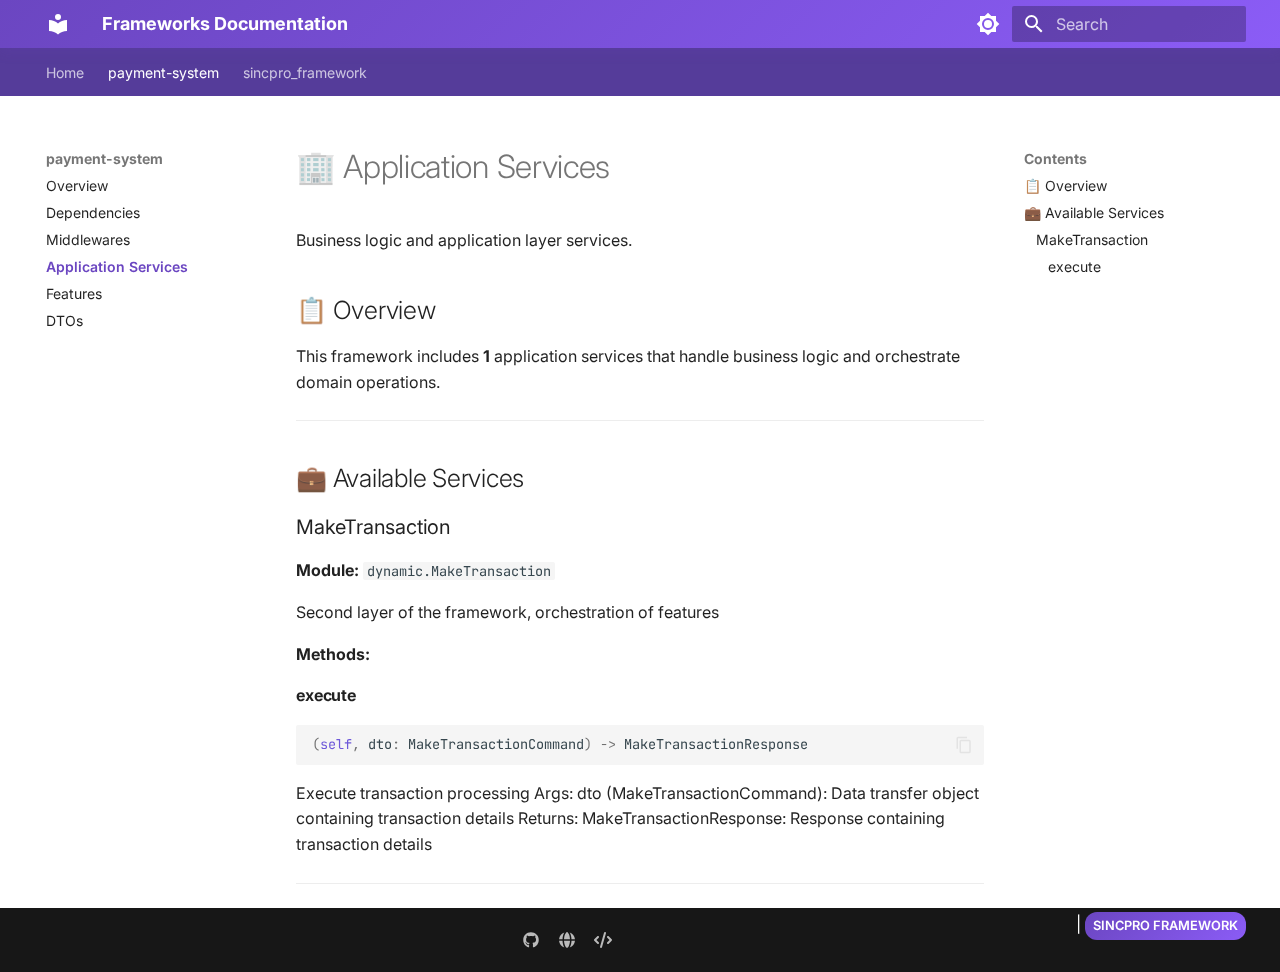
<file: examples/generated_docs/site/payment-system/application-services/index.html>
<!doctype html>
<html lang="en" class="no-js">
  <head>
    
      <meta charset="utf-8">
      <meta name="viewport" content="width=device-width,initial-scale=1">
      
        <meta name="description" content="Auto-generated documentation for framework components">
      
      
      
      
        <link rel="prev" href="../middlewares/">
      
      
        <link rel="next" href="../features/">
      
      
      <link rel="icon" href="../../assets/images/favicon.png">
      <meta name="generator" content="mkdocs-1.6.1, mkdocs-material-9.6.16">
    
    
      
        <title>Application Services - Frameworks Documentation</title>
      
    
    
      <link rel="stylesheet" href="../../assets/stylesheets/main.7e37652d.min.css">
      
        
        <link rel="stylesheet" href="../../assets/stylesheets/palette.06af60db.min.css">
      
      


    
    
      
    
    
      
        
        
        <link rel="preconnect" href="https://fonts.gstatic.com" crossorigin>
        <link rel="stylesheet" href="https://fonts.googleapis.com/css?family=Inter:300,300i,400,400i,700,700i%7CJetBrains+Mono:400,400i,700,700i&display=fallback">
        <style>:root{--md-text-font:"Inter";--md-code-font:"JetBrains Mono"}</style>
      
    
    
      <link rel="stylesheet" href="../../assets/_mkdocstrings.css">
    
      <link rel="stylesheet" href="../../assets/css/sincpro-theme.css">
    
    <script>__md_scope=new URL("../..",location),__md_hash=e=>[...e].reduce(((e,_)=>(e<<5)-e+_.charCodeAt(0)),0),__md_get=(e,_=localStorage,t=__md_scope)=>JSON.parse(_.getItem(t.pathname+"."+e)),__md_set=(e,_,t=localStorage,a=__md_scope)=>{try{t.setItem(a.pathname+"."+e,JSON.stringify(_))}catch(e){}}</script>
    
      

    
    
    
  </head>
  
  
    
    
      
    
    
    
    
    <body dir="ltr" data-md-color-scheme="default" data-md-color-primary="deep-purple" data-md-color-accent="purple">
  
    
    <input class="md-toggle" data-md-toggle="drawer" type="checkbox" id="__drawer" autocomplete="off">
    <input class="md-toggle" data-md-toggle="search" type="checkbox" id="__search" autocomplete="off">
    <label class="md-overlay" for="__drawer"></label>
    <div data-md-component="skip">
      
        
        <a href="#application-services" class="md-skip">
          Skip to content
        </a>
      
    </div>
    <div data-md-component="announce">
      
    </div>
    
    
      

<header class="md-header" data-md-component="header">
  <nav class="md-header__inner md-grid" aria-label="Header">
    <a href="../.." title="Frameworks Documentation" class="md-header__button md-logo" aria-label="Frameworks Documentation" data-md-component="logo">
      
  
  <svg xmlns="http://www.w3.org/2000/svg" viewBox="0 0 24 24"><path d="M12 8a3 3 0 0 0 3-3 3 3 0 0 0-3-3 3 3 0 0 0-3 3 3 3 0 0 0 3 3m0 3.54C9.64 9.35 6.5 8 3 8v11c3.5 0 6.64 1.35 9 3.54 2.36-2.19 5.5-3.54 9-3.54V8c-3.5 0-6.64 1.35-9 3.54"/></svg>

    </a>
    <label class="md-header__button md-icon" for="__drawer">
      
      <svg xmlns="http://www.w3.org/2000/svg" viewBox="0 0 24 24"><path d="M3 6h18v2H3zm0 5h18v2H3zm0 5h18v2H3z"/></svg>
    </label>
    <div class="md-header__title" data-md-component="header-title">
      <div class="md-header__ellipsis">
        <div class="md-header__topic">
          <span class="md-ellipsis">
            Frameworks Documentation
          </span>
        </div>
        <div class="md-header__topic" data-md-component="header-topic">
          <span class="md-ellipsis">
            
              Application Services
            
          </span>
        </div>
      </div>
    </div>
    
      
        <form class="md-header__option" data-md-component="palette">
  
    
    
    
    <input class="md-option" data-md-color-media="(prefers-color-scheme: light)" data-md-color-scheme="default" data-md-color-primary="deep-purple" data-md-color-accent="purple"  aria-label="Switch to dark mode"  type="radio" name="__palette" id="__palette_0">
    
      <label class="md-header__button md-icon" title="Switch to dark mode" for="__palette_1" hidden>
        <svg xmlns="http://www.w3.org/2000/svg" viewBox="0 0 24 24"><path d="M12 8a4 4 0 0 0-4 4 4 4 0 0 0 4 4 4 4 0 0 0 4-4 4 4 0 0 0-4-4m0 10a6 6 0 0 1-6-6 6 6 0 0 1 6-6 6 6 0 0 1 6 6 6 6 0 0 1-6 6m8-9.31V4h-4.69L12 .69 8.69 4H4v4.69L.69 12 4 15.31V20h4.69L12 23.31 15.31 20H20v-4.69L23.31 12z"/></svg>
      </label>
    
  
    
    
    
    <input class="md-option" data-md-color-media="(prefers-color-scheme: dark)" data-md-color-scheme="slate" data-md-color-primary="deep-purple" data-md-color-accent="purple"  aria-label="Switch to light mode"  type="radio" name="__palette" id="__palette_1">
    
      <label class="md-header__button md-icon" title="Switch to light mode" for="__palette_0" hidden>
        <svg xmlns="http://www.w3.org/2000/svg" viewBox="0 0 24 24"><path d="M12 18c-.89 0-1.74-.2-2.5-.55C11.56 16.5 13 14.42 13 12s-1.44-4.5-3.5-5.45C10.26 6.2 11.11 6 12 6a6 6 0 0 1 6 6 6 6 0 0 1-6 6m8-9.31V4h-4.69L12 .69 8.69 4H4v4.69L.69 12 4 15.31V20h4.69L12 23.31 15.31 20H20v-4.69L23.31 12z"/></svg>
      </label>
    
  
</form>
      
    
    
      <script>var palette=__md_get("__palette");if(palette&&palette.color){if("(prefers-color-scheme)"===palette.color.media){var media=matchMedia("(prefers-color-scheme: light)"),input=document.querySelector(media.matches?"[data-md-color-media='(prefers-color-scheme: light)']":"[data-md-color-media='(prefers-color-scheme: dark)']");palette.color.media=input.getAttribute("data-md-color-media"),palette.color.scheme=input.getAttribute("data-md-color-scheme"),palette.color.primary=input.getAttribute("data-md-color-primary"),palette.color.accent=input.getAttribute("data-md-color-accent")}for(var[key,value]of Object.entries(palette.color))document.body.setAttribute("data-md-color-"+key,value)}</script>
    
    
    
      
      
        <label class="md-header__button md-icon" for="__search">
          
          <svg xmlns="http://www.w3.org/2000/svg" viewBox="0 0 24 24"><path d="M9.5 3A6.5 6.5 0 0 1 16 9.5c0 1.61-.59 3.09-1.56 4.23l.27.27h.79l5 5-1.5 1.5-5-5v-.79l-.27-.27A6.52 6.52 0 0 1 9.5 16 6.5 6.5 0 0 1 3 9.5 6.5 6.5 0 0 1 9.5 3m0 2C7 5 5 7 5 9.5S7 14 9.5 14 14 12 14 9.5 12 5 9.5 5"/></svg>
        </label>
        <div class="md-search" data-md-component="search" role="dialog">
  <label class="md-search__overlay" for="__search"></label>
  <div class="md-search__inner" role="search">
    <form class="md-search__form" name="search">
      <input type="text" class="md-search__input" name="query" aria-label="Search" placeholder="Search" autocapitalize="off" autocorrect="off" autocomplete="off" spellcheck="false" data-md-component="search-query" required>
      <label class="md-search__icon md-icon" for="__search">
        
        <svg xmlns="http://www.w3.org/2000/svg" viewBox="0 0 24 24"><path d="M9.5 3A6.5 6.5 0 0 1 16 9.5c0 1.61-.59 3.09-1.56 4.23l.27.27h.79l5 5-1.5 1.5-5-5v-.79l-.27-.27A6.52 6.52 0 0 1 9.5 16 6.5 6.5 0 0 1 3 9.5 6.5 6.5 0 0 1 9.5 3m0 2C7 5 5 7 5 9.5S7 14 9.5 14 14 12 14 9.5 12 5 9.5 5"/></svg>
        
        <svg xmlns="http://www.w3.org/2000/svg" viewBox="0 0 24 24"><path d="M20 11v2H8l5.5 5.5-1.42 1.42L4.16 12l7.92-7.92L13.5 5.5 8 11z"/></svg>
      </label>
      <nav class="md-search__options" aria-label="Search">
        
          <a href="javascript:void(0)" class="md-search__icon md-icon" title="Share" aria-label="Share" data-clipboard data-clipboard-text="" data-md-component="search-share" tabindex="-1">
            
            <svg xmlns="http://www.w3.org/2000/svg" viewBox="0 0 24 24"><path d="M18 16.08c-.76 0-1.44.3-1.96.77L8.91 12.7c.05-.23.09-.46.09-.7s-.04-.47-.09-.7l7.05-4.11c.54.5 1.25.81 2.04.81a3 3 0 0 0 3-3 3 3 0 0 0-3-3 3 3 0 0 0-3 3c0 .24.04.47.09.7L8.04 9.81C7.5 9.31 6.79 9 6 9a3 3 0 0 0-3 3 3 3 0 0 0 3 3c.79 0 1.5-.31 2.04-.81l7.12 4.15c-.05.21-.08.43-.08.66 0 1.61 1.31 2.91 2.92 2.91s2.92-1.3 2.92-2.91A2.92 2.92 0 0 0 18 16.08"/></svg>
          </a>
        
        <button type="reset" class="md-search__icon md-icon" title="Clear" aria-label="Clear" tabindex="-1">
          
          <svg xmlns="http://www.w3.org/2000/svg" viewBox="0 0 24 24"><path d="M19 6.41 17.59 5 12 10.59 6.41 5 5 6.41 10.59 12 5 17.59 6.41 19 12 13.41 17.59 19 19 17.59 13.41 12z"/></svg>
        </button>
      </nav>
      
        <div class="md-search__suggest" data-md-component="search-suggest"></div>
      
    </form>
    <div class="md-search__output">
      <div class="md-search__scrollwrap" tabindex="0" data-md-scrollfix>
        <div class="md-search-result" data-md-component="search-result">
          <div class="md-search-result__meta">
            Initializing search
          </div>
          <ol class="md-search-result__list" role="presentation"></ol>
        </div>
      </div>
    </div>
  </div>
</div>
      
    
    
  </nav>
  
</header>
    
    <div class="md-container" data-md-component="container">
      
      
        
          
            
<nav class="md-tabs" aria-label="Tabs" data-md-component="tabs">
  <div class="md-grid">
    <ul class="md-tabs__list">
      
        
  
  
  
  
    <li class="md-tabs__item">
      <a href="../.." class="md-tabs__link">
        
  
  
    
  
  Home

      </a>
    </li>
  

      
        
  
  
  
    
  
  
    
    
      <li class="md-tabs__item md-tabs__item--active">
        <a href="../" class="md-tabs__link">
          
  
  
  payment-system

        </a>
      </li>
    
  

      
        
  
  
  
  
    
    
      <li class="md-tabs__item">
        <a href="../../sincpro-framework/" class="md-tabs__link">
          
  
  
  sincpro_framework

        </a>
      </li>
    
  

      
    </ul>
  </div>
</nav>
          
        
      
      <main class="md-main" data-md-component="main">
        <div class="md-main__inner md-grid">
          
            
              
              <div class="md-sidebar md-sidebar--primary" data-md-component="sidebar" data-md-type="navigation" >
                <div class="md-sidebar__scrollwrap">
                  <div class="md-sidebar__inner">
                    


  


<nav class="md-nav md-nav--primary md-nav--lifted" aria-label="Navigation" data-md-level="0">
  <label class="md-nav__title" for="__drawer">
    <a href="../.." title="Frameworks Documentation" class="md-nav__button md-logo" aria-label="Frameworks Documentation" data-md-component="logo">
      
  
  <svg xmlns="http://www.w3.org/2000/svg" viewBox="0 0 24 24"><path d="M12 8a3 3 0 0 0 3-3 3 3 0 0 0-3-3 3 3 0 0 0-3 3 3 3 0 0 0 3 3m0 3.54C9.64 9.35 6.5 8 3 8v11c3.5 0 6.64 1.35 9 3.54 2.36-2.19 5.5-3.54 9-3.54V8c-3.5 0-6.64 1.35-9 3.54"/></svg>

    </a>
    Frameworks Documentation
  </label>
  
  <ul class="md-nav__list" data-md-scrollfix>
    
      
      
  
  
  
  
    <li class="md-nav__item">
      <a href="../.." class="md-nav__link">
        
  
  
  <span class="md-ellipsis">
    Home
    
  </span>
  

      </a>
    </li>
  

    
      
      
  
  
    
  
  
  
    
    
    
    
      
        
        
      
      
        
      
    
    
    <li class="md-nav__item md-nav__item--active md-nav__item--section md-nav__item--nested">
      
        
        
        <input class="md-nav__toggle md-toggle " type="checkbox" id="__nav_2" checked>
        
          
          <label class="md-nav__link" for="__nav_2" id="__nav_2_label" tabindex="">
            
  
  
  <span class="md-ellipsis">
    payment-system
    
  </span>
  

            <span class="md-nav__icon md-icon"></span>
          </label>
        
        <nav class="md-nav" data-md-level="1" aria-labelledby="__nav_2_label" aria-expanded="true">
          <label class="md-nav__title" for="__nav_2">
            <span class="md-nav__icon md-icon"></span>
            payment-system
          </label>
          <ul class="md-nav__list" data-md-scrollfix>
            
              
                
  
  
  
  
    <li class="md-nav__item">
      <a href="../" class="md-nav__link">
        
  
  
  <span class="md-ellipsis">
    Overview
    
  </span>
  

      </a>
    </li>
  

              
            
              
                
  
  
  
  
    <li class="md-nav__item">
      <a href="../dependencies/" class="md-nav__link">
        
  
  
  <span class="md-ellipsis">
    Dependencies
    
  </span>
  

      </a>
    </li>
  

              
            
              
                
  
  
  
  
    <li class="md-nav__item">
      <a href="../middlewares/" class="md-nav__link">
        
  
  
  <span class="md-ellipsis">
    Middlewares
    
  </span>
  

      </a>
    </li>
  

              
            
              
                
  
  
    
  
  
  
    <li class="md-nav__item md-nav__item--active">
      
      <input class="md-nav__toggle md-toggle" type="checkbox" id="__toc">
      
      
        
      
      
        <label class="md-nav__link md-nav__link--active" for="__toc">
          
  
  
  <span class="md-ellipsis">
    Application Services
    
  </span>
  

          <span class="md-nav__icon md-icon"></span>
        </label>
      
      <a href="./" class="md-nav__link md-nav__link--active">
        
  
  
  <span class="md-ellipsis">
    Application Services
    
  </span>
  

      </a>
      
        

  

<nav class="md-nav md-nav--secondary" aria-label="Contents">
  
  
  
    
  
  
    <label class="md-nav__title" for="__toc">
      <span class="md-nav__icon md-icon"></span>
      Contents
    </label>
    <ul class="md-nav__list" data-md-component="toc" data-md-scrollfix>
      
        <li class="md-nav__item">
  <a href="#overview" class="md-nav__link">
    <span class="md-ellipsis">
      📋 Overview
    </span>
  </a>
  
</li>
      
        <li class="md-nav__item">
  <a href="#available-services" class="md-nav__link">
    <span class="md-ellipsis">
      💼 Available Services
    </span>
  </a>
  
    <nav class="md-nav" aria-label="💼 Available Services">
      <ul class="md-nav__list">
        
          <li class="md-nav__item">
  <a href="#maketransaction" class="md-nav__link">
    <span class="md-ellipsis">
      MakeTransaction
    </span>
  </a>
  
    <nav class="md-nav" aria-label="MakeTransaction">
      <ul class="md-nav__list">
        
          <li class="md-nav__item">
  <a href="#execute" class="md-nav__link">
    <span class="md-ellipsis">
      execute
    </span>
  </a>
  
</li>
        
      </ul>
    </nav>
  
</li>
        
      </ul>
    </nav>
  
</li>
      
    </ul>
  
</nav>
      
    </li>
  

              
            
              
                
  
  
  
  
    <li class="md-nav__item">
      <a href="../features/" class="md-nav__link">
        
  
  
  <span class="md-ellipsis">
    Features
    
  </span>
  

      </a>
    </li>
  

              
            
              
                
  
  
  
  
    <li class="md-nav__item">
      <a href="../dtos/" class="md-nav__link">
        
  
  
  <span class="md-ellipsis">
    DTOs
    
  </span>
  

      </a>
    </li>
  

              
            
          </ul>
        </nav>
      
    </li>
  

    
      
      
  
  
  
  
    
    
    
    
      
      
        
      
    
    
    <li class="md-nav__item md-nav__item--nested">
      
        
        
          
        
        <input class="md-nav__toggle md-toggle md-toggle--indeterminate" type="checkbox" id="__nav_3" >
        
          
          <label class="md-nav__link" for="__nav_3" id="__nav_3_label" tabindex="0">
            
  
  
  <span class="md-ellipsis">
    sincpro_framework
    
  </span>
  

            <span class="md-nav__icon md-icon"></span>
          </label>
        
        <nav class="md-nav" data-md-level="1" aria-labelledby="__nav_3_label" aria-expanded="false">
          <label class="md-nav__title" for="__nav_3">
            <span class="md-nav__icon md-icon"></span>
            sincpro_framework
          </label>
          <ul class="md-nav__list" data-md-scrollfix>
            
              
                
  
  
  
  
    <li class="md-nav__item">
      <a href="../../sincpro-framework/" class="md-nav__link">
        
  
  
  <span class="md-ellipsis">
    Overview
    
  </span>
  

      </a>
    </li>
  

              
            
              
                
  
  
  
  
    <li class="md-nav__item">
      <a href="../../sincpro-framework/dependencies/" class="md-nav__link">
        
  
  
  <span class="md-ellipsis">
    Dependencies
    
  </span>
  

      </a>
    </li>
  

              
            
              
                
  
  
  
  
    <li class="md-nav__item">
      <a href="../../sincpro-framework/middlewares/" class="md-nav__link">
        
  
  
  <span class="md-ellipsis">
    Middlewares
    
  </span>
  

      </a>
    </li>
  

              
            
              
                
  
  
  
  
    <li class="md-nav__item">
      <a href="../../sincpro-framework/application-services/" class="md-nav__link">
        
  
  
  <span class="md-ellipsis">
    Application Services
    
  </span>
  

      </a>
    </li>
  

              
            
              
                
  
  
  
  
    <li class="md-nav__item">
      <a href="../../sincpro-framework/features/" class="md-nav__link">
        
  
  
  <span class="md-ellipsis">
    Features
    
  </span>
  

      </a>
    </li>
  

              
            
              
                
  
  
  
  
    <li class="md-nav__item">
      <a href="../../sincpro-framework/dtos/" class="md-nav__link">
        
  
  
  <span class="md-ellipsis">
    DTOs
    
  </span>
  

      </a>
    </li>
  

              
            
          </ul>
        </nav>
      
    </li>
  

    
  </ul>
</nav>
                  </div>
                </div>
              </div>
            
            
              
              <div class="md-sidebar md-sidebar--secondary" data-md-component="sidebar" data-md-type="toc" >
                <div class="md-sidebar__scrollwrap">
                  <div class="md-sidebar__inner">
                    

  

<nav class="md-nav md-nav--secondary" aria-label="Contents">
  
  
  
    
  
  
    <label class="md-nav__title" for="__toc">
      <span class="md-nav__icon md-icon"></span>
      Contents
    </label>
    <ul class="md-nav__list" data-md-component="toc" data-md-scrollfix>
      
        <li class="md-nav__item">
  <a href="#overview" class="md-nav__link">
    <span class="md-ellipsis">
      📋 Overview
    </span>
  </a>
  
</li>
      
        <li class="md-nav__item">
  <a href="#available-services" class="md-nav__link">
    <span class="md-ellipsis">
      💼 Available Services
    </span>
  </a>
  
    <nav class="md-nav" aria-label="💼 Available Services">
      <ul class="md-nav__list">
        
          <li class="md-nav__item">
  <a href="#maketransaction" class="md-nav__link">
    <span class="md-ellipsis">
      MakeTransaction
    </span>
  </a>
  
    <nav class="md-nav" aria-label="MakeTransaction">
      <ul class="md-nav__list">
        
          <li class="md-nav__item">
  <a href="#execute" class="md-nav__link">
    <span class="md-ellipsis">
      execute
    </span>
  </a>
  
</li>
        
      </ul>
    </nav>
  
</li>
        
      </ul>
    </nav>
  
</li>
      
    </ul>
  
</nav>
                  </div>
                </div>
              </div>
            
          
          
            <div class="md-content" data-md-component="content">
              <article class="md-content__inner md-typeset">
                
                  



<h1 id="application-services">🏢 Application Services<a class="headerlink" href="#application-services" title="Permanent link">🔗</a></h1>
<p>Business logic and application layer services.</p>
<h2 id="overview">📋 Overview<a class="headerlink" href="#overview" title="Permanent link">🔗</a></h2>
<p>This framework includes <strong>1</strong> application services
that handle business logic and orchestrate domain operations.</p>
<hr />
<h2 id="available-services">💼 Available Services<a class="headerlink" href="#available-services" title="Permanent link">🔗</a></h2>
<h3 id="maketransaction">MakeTransaction<a class="headerlink" href="#maketransaction" title="Permanent link">🔗</a></h3>
<p><strong>Module:</strong> <code>dynamic.MakeTransaction</code></p>
<p>Second layer of the framework, orchestration of features</p>
<p><strong>Methods:</strong></p>
<h4 id="execute">execute<a class="headerlink" href="#execute" title="Permanent link">🔗</a></h4>
<div class="language-python highlight"><pre><span></span><code><span id="__span-0-1"><a id="__codelineno-0-1" name="__codelineno-0-1" href="#__codelineno-0-1"></a><span class="p">(</span><span class="bp">self</span><span class="p">,</span> <span class="n">dto</span><span class="p">:</span> <span class="n">MakeTransactionCommand</span><span class="p">)</span> <span class="o">-&gt;</span> <span class="n">MakeTransactionResponse</span>
</span></code></pre></div>
<p>Execute transaction processing
Args:
    dto (MakeTransactionCommand): Data transfer object containing transaction details
Returns:
    MakeTransactionResponse: Response containing transaction details</p>
<hr />












                
              </article>
            </div>
          
          
  <script>var tabs=__md_get("__tabs");if(Array.isArray(tabs))e:for(var set of document.querySelectorAll(".tabbed-set")){var labels=set.querySelector(".tabbed-labels");for(var tab of tabs)for(var label of labels.getElementsByTagName("label"))if(label.innerText.trim()===tab){var input=document.getElementById(label.htmlFor);input.checked=!0;continue e}}</script>

<script>var target=document.getElementById(location.hash.slice(1));target&&target.name&&(target.checked=target.name.startsWith("__tabbed_"))</script>
        </div>
        
          <button type="button" class="md-top md-icon" data-md-component="top" hidden>
  
  <svg xmlns="http://www.w3.org/2000/svg" viewBox="0 0 24 24"><path d="M13 20h-2V8l-5.5 5.5-1.42-1.42L12 4.16l7.92 7.92-1.42 1.42L13 8z"/></svg>
  Back to top
</button>
        
      </main>
      
        <footer class="md-footer">
  
  <div class="md-footer-meta md-typeset">
    <div class="md-footer-meta__inner md-grid">
      <div class="md-copyright">
  
  
</div>
      
        <div class="md-social">
  
    
    
    
    
    <a href="https://github.com/Sincpro-SRL" target="_blank" rel="noopener" title="Sincpro on GitHub" class="md-social__link">
      <svg xmlns="http://www.w3.org/2000/svg" viewBox="0 0 512 512"><!--! Font Awesome Free 7.0.0 by @fontawesome - https://fontawesome.com License - https://fontawesome.com/license/free (Icons: CC BY 4.0, Fonts: SIL OFL 1.1, Code: MIT License) Copyright 2025 Fonticons, Inc.--><path fill="currentColor" d="M173.9 397.4c0 2-2.3 3.6-5.2 3.6-3.3.3-5.6-1.3-5.6-3.6 0-2 2.3-3.6 5.2-3.6 3-.3 5.6 1.3 5.6 3.6m-31.1-4.5c-.7 2 1.3 4.3 4.3 4.9 2.6 1 5.6 0 6.2-2s-1.3-4.3-4.3-5.2c-2.6-.7-5.5.3-6.2 2.3m44.2-1.7c-2.9.7-4.9 2.6-4.6 4.9.3 2 2.9 3.3 5.9 2.6 2.9-.7 4.9-2.6 4.6-4.6-.3-1.9-3-3.2-5.9-2.9M252.8 8C114.1 8 8 113.3 8 252c0 110.9 69.8 205.8 169.5 239.2 12.8 2.3 17.3-5.6 17.3-12.1 0-6.2-.3-40.4-.3-61.4 0 0-70 15-84.7-29.8 0 0-11.4-29.1-27.8-36.6 0 0-22.9-15.7 1.6-15.4 0 0 24.9 2 38.6 25.8 21.9 38.6 58.6 27.5 72.9 20.9 2.3-16 8.8-27.1 16-33.7-55.9-6.2-112.3-14.3-112.3-110.5 0-27.5 7.6-41.3 23.6-58.9-2.6-6.5-11.1-33.3 2.6-67.9 20.9-6.5 69 27 69 27 20-5.6 41.5-8.5 62.8-8.5s42.8 2.9 62.8 8.5c0 0 48.1-33.6 69-27 13.7 34.7 5.2 61.4 2.6 67.9 16 17.7 25.8 31.5 25.8 58.9 0 96.5-58.9 104.2-114.8 110.5 9.2 7.9 17 22.9 17 46.4 0 33.7-.3 75.4-.3 83.6 0 6.5 4.6 14.4 17.3 12.1C436.2 457.8 504 362.9 504 252 504 113.3 391.5 8 252.8 8M105.2 352.9c-1.3 1-1 3.3.7 5.2 1.6 1.6 3.9 2.3 5.2 1 1.3-1 1-3.3-.7-5.2-1.6-1.6-3.9-2.3-5.2-1m-10.8-8.1c-.7 1.3.3 2.9 2.3 3.9 1.6 1 3.6.7 4.3-.7.7-1.3-.3-2.9-2.3-3.9-2-.6-3.6-.3-4.3.7m32.4 35.6c-1.6 1.3-1 4.3 1.3 6.2 2.3 2.3 5.2 2.6 6.5 1 1.3-1.3.7-4.3-1.3-6.2-2.2-2.3-5.2-2.6-6.5-1m-11.4-14.7c-1.6 1-1.6 3.6 0 5.9s4.3 3.3 5.6 2.3c1.6-1.3 1.6-3.9 0-6.2-1.4-2.3-4-3.3-5.6-2"/></svg>
    </a>
  
    
    
    
    
    <a href="https://sincpro.com.bo" target="_blank" rel="noopener" title="Sincpro website" class="md-social__link">
      <svg xmlns="http://www.w3.org/2000/svg" viewBox="0 0 512 512"><!--! Font Awesome Free 7.0.0 by @fontawesome - https://fontawesome.com License - https://fontawesome.com/license/free (Icons: CC BY 4.0, Fonts: SIL OFL 1.1, Code: MIT License) Copyright 2025 Fonticons, Inc.--><path fill="currentColor" d="M351.9 280H161c2.9 64.5 17.2 123.9 37.5 167.4 11.4 24.5 23.7 41.8 35.1 52.4 11.2 10.5 18.9 12.2 22.9 12.2s11.7-1.7 22.9-12.2c11.4-10.6 23.7-28 35.1-52.4 20.3-43.5 34.6-102.9 37.5-167.4zm-191-48h190.9c-2.8-64.5-17.1-123.9-37.4-167.4-11.4-24.4-23.7-41.8-35.1-52.4C268.1 1.7 260.4 0 256.4 0s-11.7 1.7-22.9 12.2c-11.4 10.6-23.7 28-35.1 52.4-20.3 43.5-34.6 102.9-37.5 167.4m-48 0c3.5-85.6 25.6-165.1 57.9-217.3C78.7 47.3 10.9 131.2 1.5 232zM1.5 280c9.4 100.8 77.2 184.7 169.3 217.3-32.3-52.2-54.4-131.7-57.9-217.3zm398.4 0c-3.5 85.6-25.6 165.1-57.9 217.3 92.1-32.7 159.9-116.5 169.3-217.3zm111.4-48C501.9 131.2 434.1 47.3 342 14.7c32.3 52.2 54.4 131.7 57.9 217.3z"/></svg>
    </a>
  
    
    
    
    
    <a href="https://sincpro.com.bo" target="_blank" rel="noopener" title="Developer portal" class="md-social__link">
      <svg xmlns="http://www.w3.org/2000/svg" viewBox="0 0 576 512"><!--! Font Awesome Free 7.0.0 by @fontawesome - https://fontawesome.com License - https://fontawesome.com/license/free (Icons: CC BY 4.0, Fonts: SIL OFL 1.1, Code: MIT License) Copyright 2025 Fonticons, Inc.--><path fill="currentColor" d="M360.8 1.2c-17-4.9-34.7 5-39.6 22l-128 448c-4.9 17 5 34.7 22 39.6s34.7-5 39.6-22l128-448c4.9-17-5-34.7-22-39.6m64.6 136.1c-12.5 12.5-12.5 32.8 0 45.3l73.4 73.4-73.4 73.4c-12.5 12.5-12.5 32.8 0 45.3s32.8 12.5 45.3 0l96-96c12.5-12.5 12.5-32.8 0-45.3l-96-96c-12.5-12.5-32.8-12.5-45.3 0zm-274.7 0c-12.5-12.5-32.8-12.5-45.3 0l-96 96c-12.5 12.5-12.5 32.8 0 45.3l96 96c12.5 12.5 32.8 12.5 45.3 0s12.5-32.8 0-45.3L77.3 256l73.3-73.4c12.5-12.5 12.5-32.8 0-45.3z"/></svg>
    </a>
  
</div>
      
    </div>
  </div>
</footer>
      
    </div>
    <div class="md-dialog" data-md-component="dialog">
      <div class="md-dialog__inner md-typeset"></div>
    </div>
    
    
    
      
      <script id="__config" type="application/json">{"base": "../..", "features": ["navigation.tabs", "navigation.sections", "navigation.expand", "navigation.top", "navigation.instant", "navigation.tracking", "search.highlight", "search.share", "search.suggest", "content.code.copy", "content.code.annotate", "content.tabs.link"], "search": "../../assets/javascripts/workers/search.d50fe291.min.js", "tags": null, "translations": {"clipboard.copied": "Copied to clipboard", "clipboard.copy": "Copy to clipboard", "search.result.more.one": "1 more on this page", "search.result.more.other": "# more on this page", "search.result.none": "No matching documents", "search.result.one": "1 matching document", "search.result.other": "# matching documents", "search.result.placeholder": "Type to start searching", "search.result.term.missing": "Missing", "select.version": "Select version"}, "version": null}</script>
    
    
      <script src="../../assets/javascripts/bundle.50899def.min.js"></script>
      
        <script src="../../assets/js/sincpro-analytics.js"></script>
      
    
  </body>
</html>
</file>
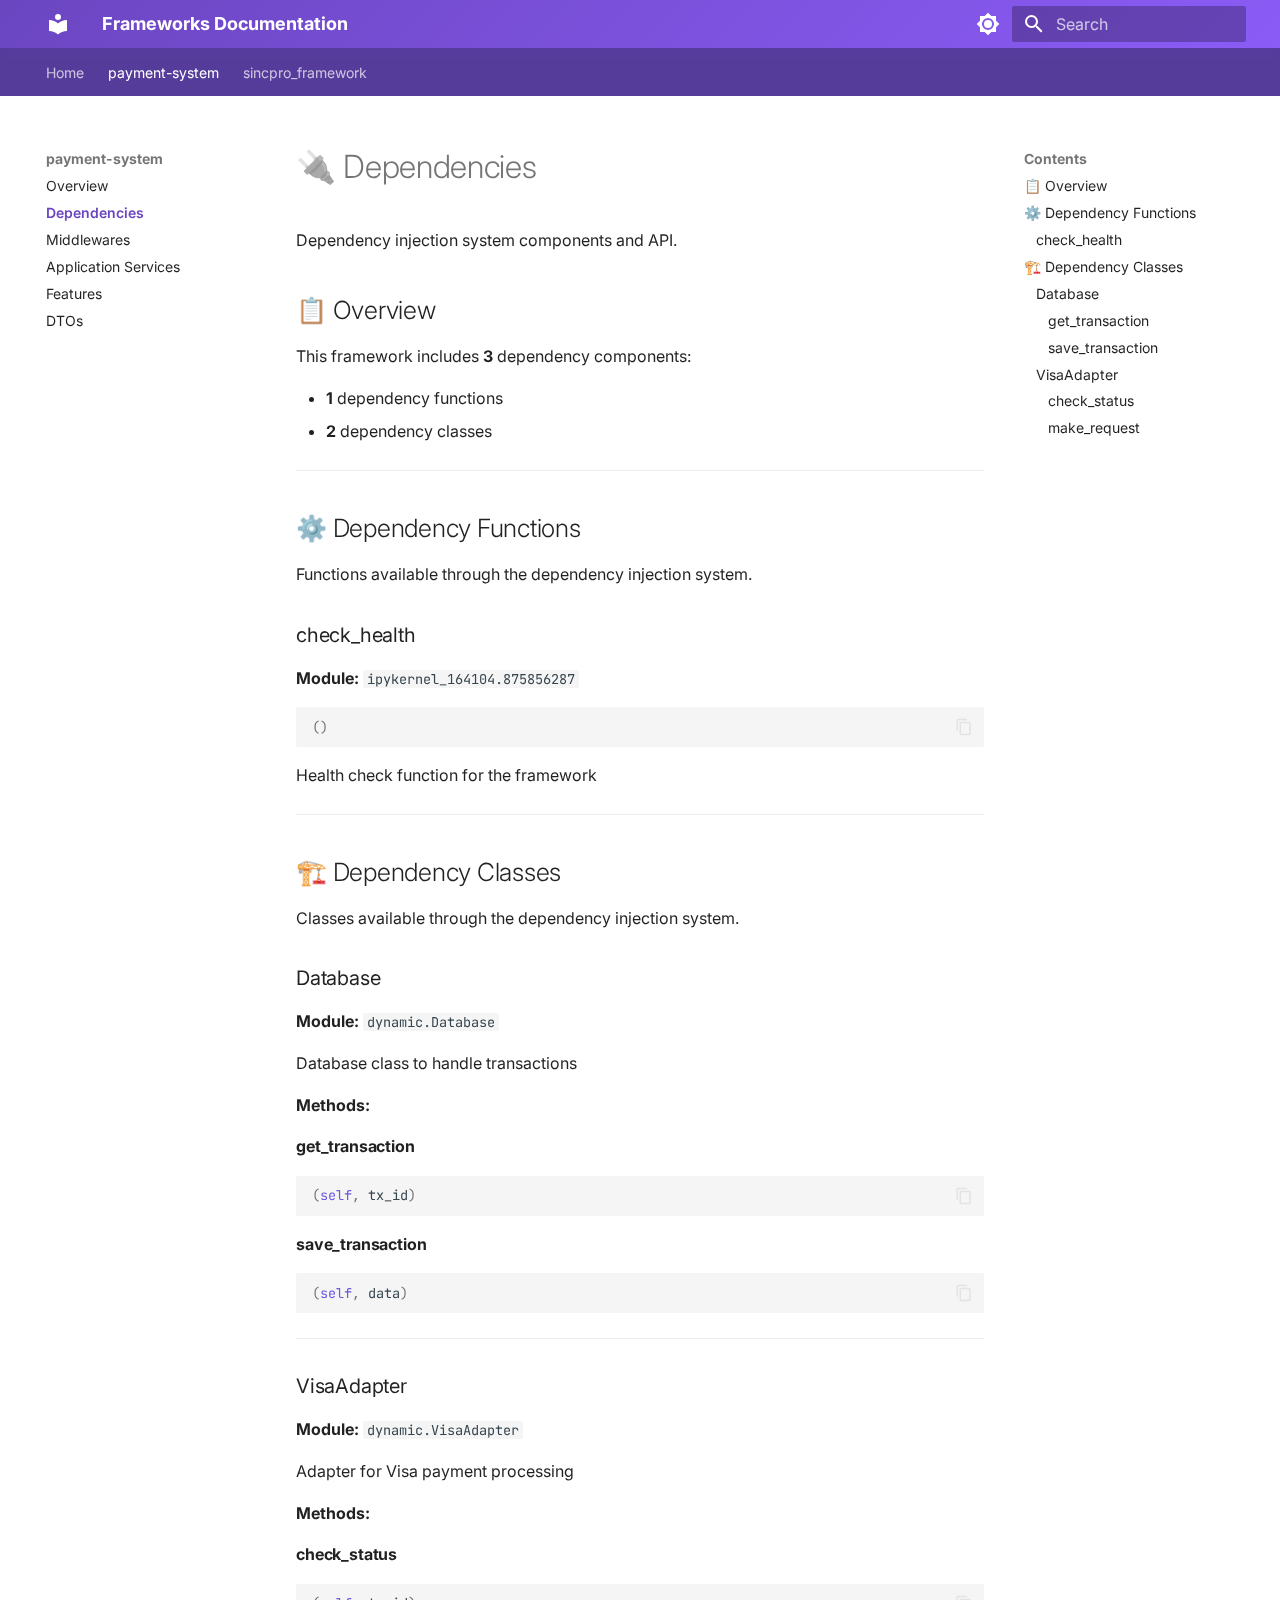
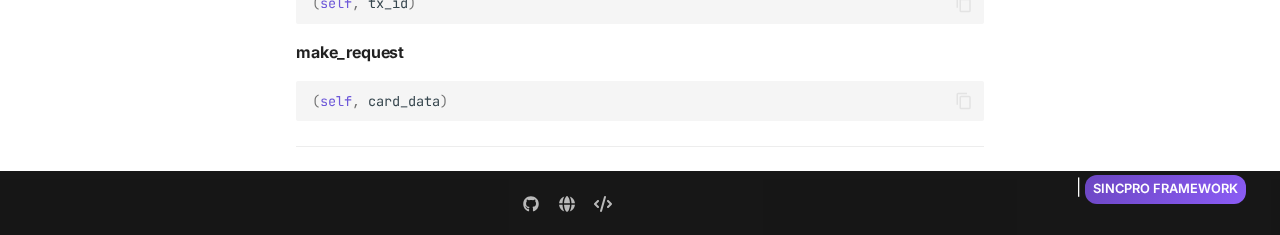
<file: examples/generated_docs/site/payment-system/dependencies/index.html>
<!doctype html>
<html lang="en" class="no-js">
  <head>
    
      <meta charset="utf-8">
      <meta name="viewport" content="width=device-width,initial-scale=1">
      
        <meta name="description" content="Auto-generated documentation for framework components">
      
      
      
      
        <link rel="prev" href="../">
      
      
        <link rel="next" href="../middlewares/">
      
      
      <link rel="icon" href="../../assets/images/favicon.png">
      <meta name="generator" content="mkdocs-1.6.1, mkdocs-material-9.6.16">
    
    
      
        <title>Dependencies - Frameworks Documentation</title>
      
    
    
      <link rel="stylesheet" href="../../assets/stylesheets/main.7e37652d.min.css">
      
        
        <link rel="stylesheet" href="../../assets/stylesheets/palette.06af60db.min.css">
      
      


    
    
      
    
    
      
        
        
        <link rel="preconnect" href="https://fonts.gstatic.com" crossorigin>
        <link rel="stylesheet" href="https://fonts.googleapis.com/css?family=Inter:300,300i,400,400i,700,700i%7CJetBrains+Mono:400,400i,700,700i&display=fallback">
        <style>:root{--md-text-font:"Inter";--md-code-font:"JetBrains Mono"}</style>
      
    
    
      <link rel="stylesheet" href="../../assets/_mkdocstrings.css">
    
      <link rel="stylesheet" href="../../assets/css/sincpro-theme.css">
    
    <script>__md_scope=new URL("../..",location),__md_hash=e=>[...e].reduce(((e,_)=>(e<<5)-e+_.charCodeAt(0)),0),__md_get=(e,_=localStorage,t=__md_scope)=>JSON.parse(_.getItem(t.pathname+"."+e)),__md_set=(e,_,t=localStorage,a=__md_scope)=>{try{t.setItem(a.pathname+"."+e,JSON.stringify(_))}catch(e){}}</script>
    
      

    
    
    
  </head>
  
  
    
    
      
    
    
    
    
    <body dir="ltr" data-md-color-scheme="default" data-md-color-primary="deep-purple" data-md-color-accent="purple">
  
    
    <input class="md-toggle" data-md-toggle="drawer" type="checkbox" id="__drawer" autocomplete="off">
    <input class="md-toggle" data-md-toggle="search" type="checkbox" id="__search" autocomplete="off">
    <label class="md-overlay" for="__drawer"></label>
    <div data-md-component="skip">
      
        
        <a href="#dependencies" class="md-skip">
          Skip to content
        </a>
      
    </div>
    <div data-md-component="announce">
      
    </div>
    
    
      

<header class="md-header" data-md-component="header">
  <nav class="md-header__inner md-grid" aria-label="Header">
    <a href="../.." title="Frameworks Documentation" class="md-header__button md-logo" aria-label="Frameworks Documentation" data-md-component="logo">
      
  
  <svg xmlns="http://www.w3.org/2000/svg" viewBox="0 0 24 24"><path d="M12 8a3 3 0 0 0 3-3 3 3 0 0 0-3-3 3 3 0 0 0-3 3 3 3 0 0 0 3 3m0 3.54C9.64 9.35 6.5 8 3 8v11c3.5 0 6.64 1.35 9 3.54 2.36-2.19 5.5-3.54 9-3.54V8c-3.5 0-6.64 1.35-9 3.54"/></svg>

    </a>
    <label class="md-header__button md-icon" for="__drawer">
      
      <svg xmlns="http://www.w3.org/2000/svg" viewBox="0 0 24 24"><path d="M3 6h18v2H3zm0 5h18v2H3zm0 5h18v2H3z"/></svg>
    </label>
    <div class="md-header__title" data-md-component="header-title">
      <div class="md-header__ellipsis">
        <div class="md-header__topic">
          <span class="md-ellipsis">
            Frameworks Documentation
          </span>
        </div>
        <div class="md-header__topic" data-md-component="header-topic">
          <span class="md-ellipsis">
            
              Dependencies
            
          </span>
        </div>
      </div>
    </div>
    
      
        <form class="md-header__option" data-md-component="palette">
  
    
    
    
    <input class="md-option" data-md-color-media="(prefers-color-scheme: light)" data-md-color-scheme="default" data-md-color-primary="deep-purple" data-md-color-accent="purple"  aria-label="Switch to dark mode"  type="radio" name="__palette" id="__palette_0">
    
      <label class="md-header__button md-icon" title="Switch to dark mode" for="__palette_1" hidden>
        <svg xmlns="http://www.w3.org/2000/svg" viewBox="0 0 24 24"><path d="M12 8a4 4 0 0 0-4 4 4 4 0 0 0 4 4 4 4 0 0 0 4-4 4 4 0 0 0-4-4m0 10a6 6 0 0 1-6-6 6 6 0 0 1 6-6 6 6 0 0 1 6 6 6 6 0 0 1-6 6m8-9.31V4h-4.69L12 .69 8.69 4H4v4.69L.69 12 4 15.31V20h4.69L12 23.31 15.31 20H20v-4.69L23.31 12z"/></svg>
      </label>
    
  
    
    
    
    <input class="md-option" data-md-color-media="(prefers-color-scheme: dark)" data-md-color-scheme="slate" data-md-color-primary="deep-purple" data-md-color-accent="purple"  aria-label="Switch to light mode"  type="radio" name="__palette" id="__palette_1">
    
      <label class="md-header__button md-icon" title="Switch to light mode" for="__palette_0" hidden>
        <svg xmlns="http://www.w3.org/2000/svg" viewBox="0 0 24 24"><path d="M12 18c-.89 0-1.74-.2-2.5-.55C11.56 16.5 13 14.42 13 12s-1.44-4.5-3.5-5.45C10.26 6.2 11.11 6 12 6a6 6 0 0 1 6 6 6 6 0 0 1-6 6m8-9.31V4h-4.69L12 .69 8.69 4H4v4.69L.69 12 4 15.31V20h4.69L12 23.31 15.31 20H20v-4.69L23.31 12z"/></svg>
      </label>
    
  
</form>
      
    
    
      <script>var palette=__md_get("__palette");if(palette&&palette.color){if("(prefers-color-scheme)"===palette.color.media){var media=matchMedia("(prefers-color-scheme: light)"),input=document.querySelector(media.matches?"[data-md-color-media='(prefers-color-scheme: light)']":"[data-md-color-media='(prefers-color-scheme: dark)']");palette.color.media=input.getAttribute("data-md-color-media"),palette.color.scheme=input.getAttribute("data-md-color-scheme"),palette.color.primary=input.getAttribute("data-md-color-primary"),palette.color.accent=input.getAttribute("data-md-color-accent")}for(var[key,value]of Object.entries(palette.color))document.body.setAttribute("data-md-color-"+key,value)}</script>
    
    
    
      
      
        <label class="md-header__button md-icon" for="__search">
          
          <svg xmlns="http://www.w3.org/2000/svg" viewBox="0 0 24 24"><path d="M9.5 3A6.5 6.5 0 0 1 16 9.5c0 1.61-.59 3.09-1.56 4.23l.27.27h.79l5 5-1.5 1.5-5-5v-.79l-.27-.27A6.52 6.52 0 0 1 9.5 16 6.5 6.5 0 0 1 3 9.5 6.5 6.5 0 0 1 9.5 3m0 2C7 5 5 7 5 9.5S7 14 9.5 14 14 12 14 9.5 12 5 9.5 5"/></svg>
        </label>
        <div class="md-search" data-md-component="search" role="dialog">
  <label class="md-search__overlay" for="__search"></label>
  <div class="md-search__inner" role="search">
    <form class="md-search__form" name="search">
      <input type="text" class="md-search__input" name="query" aria-label="Search" placeholder="Search" autocapitalize="off" autocorrect="off" autocomplete="off" spellcheck="false" data-md-component="search-query" required>
      <label class="md-search__icon md-icon" for="__search">
        
        <svg xmlns="http://www.w3.org/2000/svg" viewBox="0 0 24 24"><path d="M9.5 3A6.5 6.5 0 0 1 16 9.5c0 1.61-.59 3.09-1.56 4.23l.27.27h.79l5 5-1.5 1.5-5-5v-.79l-.27-.27A6.52 6.52 0 0 1 9.5 16 6.5 6.5 0 0 1 3 9.5 6.5 6.5 0 0 1 9.5 3m0 2C7 5 5 7 5 9.5S7 14 9.5 14 14 12 14 9.5 12 5 9.5 5"/></svg>
        
        <svg xmlns="http://www.w3.org/2000/svg" viewBox="0 0 24 24"><path d="M20 11v2H8l5.5 5.5-1.42 1.42L4.16 12l7.92-7.92L13.5 5.5 8 11z"/></svg>
      </label>
      <nav class="md-search__options" aria-label="Search">
        
          <a href="javascript:void(0)" class="md-search__icon md-icon" title="Share" aria-label="Share" data-clipboard data-clipboard-text="" data-md-component="search-share" tabindex="-1">
            
            <svg xmlns="http://www.w3.org/2000/svg" viewBox="0 0 24 24"><path d="M18 16.08c-.76 0-1.44.3-1.96.77L8.91 12.7c.05-.23.09-.46.09-.7s-.04-.47-.09-.7l7.05-4.11c.54.5 1.25.81 2.04.81a3 3 0 0 0 3-3 3 3 0 0 0-3-3 3 3 0 0 0-3 3c0 .24.04.47.09.7L8.04 9.81C7.5 9.31 6.79 9 6 9a3 3 0 0 0-3 3 3 3 0 0 0 3 3c.79 0 1.5-.31 2.04-.81l7.12 4.15c-.05.21-.08.43-.08.66 0 1.61 1.31 2.91 2.92 2.91s2.92-1.3 2.92-2.91A2.92 2.92 0 0 0 18 16.08"/></svg>
          </a>
        
        <button type="reset" class="md-search__icon md-icon" title="Clear" aria-label="Clear" tabindex="-1">
          
          <svg xmlns="http://www.w3.org/2000/svg" viewBox="0 0 24 24"><path d="M19 6.41 17.59 5 12 10.59 6.41 5 5 6.41 10.59 12 5 17.59 6.41 19 12 13.41 17.59 19 19 17.59 13.41 12z"/></svg>
        </button>
      </nav>
      
        <div class="md-search__suggest" data-md-component="search-suggest"></div>
      
    </form>
    <div class="md-search__output">
      <div class="md-search__scrollwrap" tabindex="0" data-md-scrollfix>
        <div class="md-search-result" data-md-component="search-result">
          <div class="md-search-result__meta">
            Initializing search
          </div>
          <ol class="md-search-result__list" role="presentation"></ol>
        </div>
      </div>
    </div>
  </div>
</div>
      
    
    
  </nav>
  
</header>
    
    <div class="md-container" data-md-component="container">
      
      
        
          
            
<nav class="md-tabs" aria-label="Tabs" data-md-component="tabs">
  <div class="md-grid">
    <ul class="md-tabs__list">
      
        
  
  
  
  
    <li class="md-tabs__item">
      <a href="../.." class="md-tabs__link">
        
  
  
    
  
  Home

      </a>
    </li>
  

      
        
  
  
  
    
  
  
    
    
      <li class="md-tabs__item md-tabs__item--active">
        <a href="../" class="md-tabs__link">
          
  
  
  payment-system

        </a>
      </li>
    
  

      
        
  
  
  
  
    
    
      <li class="md-tabs__item">
        <a href="../../sincpro-framework/" class="md-tabs__link">
          
  
  
  sincpro_framework

        </a>
      </li>
    
  

      
    </ul>
  </div>
</nav>
          
        
      
      <main class="md-main" data-md-component="main">
        <div class="md-main__inner md-grid">
          
            
              
              <div class="md-sidebar md-sidebar--primary" data-md-component="sidebar" data-md-type="navigation" >
                <div class="md-sidebar__scrollwrap">
                  <div class="md-sidebar__inner">
                    


  


<nav class="md-nav md-nav--primary md-nav--lifted" aria-label="Navigation" data-md-level="0">
  <label class="md-nav__title" for="__drawer">
    <a href="../.." title="Frameworks Documentation" class="md-nav__button md-logo" aria-label="Frameworks Documentation" data-md-component="logo">
      
  
  <svg xmlns="http://www.w3.org/2000/svg" viewBox="0 0 24 24"><path d="M12 8a3 3 0 0 0 3-3 3 3 0 0 0-3-3 3 3 0 0 0-3 3 3 3 0 0 0 3 3m0 3.54C9.64 9.35 6.5 8 3 8v11c3.5 0 6.64 1.35 9 3.54 2.36-2.19 5.5-3.54 9-3.54V8c-3.5 0-6.64 1.35-9 3.54"/></svg>

    </a>
    Frameworks Documentation
  </label>
  
  <ul class="md-nav__list" data-md-scrollfix>
    
      
      
  
  
  
  
    <li class="md-nav__item">
      <a href="../.." class="md-nav__link">
        
  
  
  <span class="md-ellipsis">
    Home
    
  </span>
  

      </a>
    </li>
  

    
      
      
  
  
    
  
  
  
    
    
    
    
      
        
        
      
      
        
      
    
    
    <li class="md-nav__item md-nav__item--active md-nav__item--section md-nav__item--nested">
      
        
        
        <input class="md-nav__toggle md-toggle " type="checkbox" id="__nav_2" checked>
        
          
          <label class="md-nav__link" for="__nav_2" id="__nav_2_label" tabindex="">
            
  
  
  <span class="md-ellipsis">
    payment-system
    
  </span>
  

            <span class="md-nav__icon md-icon"></span>
          </label>
        
        <nav class="md-nav" data-md-level="1" aria-labelledby="__nav_2_label" aria-expanded="true">
          <label class="md-nav__title" for="__nav_2">
            <span class="md-nav__icon md-icon"></span>
            payment-system
          </label>
          <ul class="md-nav__list" data-md-scrollfix>
            
              
                
  
  
  
  
    <li class="md-nav__item">
      <a href="../" class="md-nav__link">
        
  
  
  <span class="md-ellipsis">
    Overview
    
  </span>
  

      </a>
    </li>
  

              
            
              
                
  
  
    
  
  
  
    <li class="md-nav__item md-nav__item--active">
      
      <input class="md-nav__toggle md-toggle" type="checkbox" id="__toc">
      
      
        
      
      
        <label class="md-nav__link md-nav__link--active" for="__toc">
          
  
  
  <span class="md-ellipsis">
    Dependencies
    
  </span>
  

          <span class="md-nav__icon md-icon"></span>
        </label>
      
      <a href="./" class="md-nav__link md-nav__link--active">
        
  
  
  <span class="md-ellipsis">
    Dependencies
    
  </span>
  

      </a>
      
        

  

<nav class="md-nav md-nav--secondary" aria-label="Contents">
  
  
  
    
  
  
    <label class="md-nav__title" for="__toc">
      <span class="md-nav__icon md-icon"></span>
      Contents
    </label>
    <ul class="md-nav__list" data-md-component="toc" data-md-scrollfix>
      
        <li class="md-nav__item">
  <a href="#overview" class="md-nav__link">
    <span class="md-ellipsis">
      📋 Overview
    </span>
  </a>
  
</li>
      
        <li class="md-nav__item">
  <a href="#dependency-functions" class="md-nav__link">
    <span class="md-ellipsis">
      ⚙️ Dependency Functions
    </span>
  </a>
  
    <nav class="md-nav" aria-label="⚙️ Dependency Functions">
      <ul class="md-nav__list">
        
          <li class="md-nav__item">
  <a href="#check_health" class="md-nav__link">
    <span class="md-ellipsis">
      check_health
    </span>
  </a>
  
</li>
        
      </ul>
    </nav>
  
</li>
      
        <li class="md-nav__item">
  <a href="#dependency-classes" class="md-nav__link">
    <span class="md-ellipsis">
      🏗️ Dependency Classes
    </span>
  </a>
  
    <nav class="md-nav" aria-label="🏗️ Dependency Classes">
      <ul class="md-nav__list">
        
          <li class="md-nav__item">
  <a href="#database" class="md-nav__link">
    <span class="md-ellipsis">
      Database
    </span>
  </a>
  
    <nav class="md-nav" aria-label="Database">
      <ul class="md-nav__list">
        
          <li class="md-nav__item">
  <a href="#get_transaction" class="md-nav__link">
    <span class="md-ellipsis">
      get_transaction
    </span>
  </a>
  
</li>
        
          <li class="md-nav__item">
  <a href="#save_transaction" class="md-nav__link">
    <span class="md-ellipsis">
      save_transaction
    </span>
  </a>
  
</li>
        
      </ul>
    </nav>
  
</li>
        
          <li class="md-nav__item">
  <a href="#visaadapter" class="md-nav__link">
    <span class="md-ellipsis">
      VisaAdapter
    </span>
  </a>
  
    <nav class="md-nav" aria-label="VisaAdapter">
      <ul class="md-nav__list">
        
          <li class="md-nav__item">
  <a href="#check_status" class="md-nav__link">
    <span class="md-ellipsis">
      check_status
    </span>
  </a>
  
</li>
        
          <li class="md-nav__item">
  <a href="#make_request" class="md-nav__link">
    <span class="md-ellipsis">
      make_request
    </span>
  </a>
  
</li>
        
      </ul>
    </nav>
  
</li>
        
      </ul>
    </nav>
  
</li>
      
    </ul>
  
</nav>
      
    </li>
  

              
            
              
                
  
  
  
  
    <li class="md-nav__item">
      <a href="../middlewares/" class="md-nav__link">
        
  
  
  <span class="md-ellipsis">
    Middlewares
    
  </span>
  

      </a>
    </li>
  

              
            
              
                
  
  
  
  
    <li class="md-nav__item">
      <a href="../application-services/" class="md-nav__link">
        
  
  
  <span class="md-ellipsis">
    Application Services
    
  </span>
  

      </a>
    </li>
  

              
            
              
                
  
  
  
  
    <li class="md-nav__item">
      <a href="../features/" class="md-nav__link">
        
  
  
  <span class="md-ellipsis">
    Features
    
  </span>
  

      </a>
    </li>
  

              
            
              
                
  
  
  
  
    <li class="md-nav__item">
      <a href="../dtos/" class="md-nav__link">
        
  
  
  <span class="md-ellipsis">
    DTOs
    
  </span>
  

      </a>
    </li>
  

              
            
          </ul>
        </nav>
      
    </li>
  

    
      
      
  
  
  
  
    
    
    
    
      
      
        
      
    
    
    <li class="md-nav__item md-nav__item--nested">
      
        
        
          
        
        <input class="md-nav__toggle md-toggle md-toggle--indeterminate" type="checkbox" id="__nav_3" >
        
          
          <label class="md-nav__link" for="__nav_3" id="__nav_3_label" tabindex="0">
            
  
  
  <span class="md-ellipsis">
    sincpro_framework
    
  </span>
  

            <span class="md-nav__icon md-icon"></span>
          </label>
        
        <nav class="md-nav" data-md-level="1" aria-labelledby="__nav_3_label" aria-expanded="false">
          <label class="md-nav__title" for="__nav_3">
            <span class="md-nav__icon md-icon"></span>
            sincpro_framework
          </label>
          <ul class="md-nav__list" data-md-scrollfix>
            
              
                
  
  
  
  
    <li class="md-nav__item">
      <a href="../../sincpro-framework/" class="md-nav__link">
        
  
  
  <span class="md-ellipsis">
    Overview
    
  </span>
  

      </a>
    </li>
  

              
            
              
                
  
  
  
  
    <li class="md-nav__item">
      <a href="../../sincpro-framework/dependencies/" class="md-nav__link">
        
  
  
  <span class="md-ellipsis">
    Dependencies
    
  </span>
  

      </a>
    </li>
  

              
            
              
                
  
  
  
  
    <li class="md-nav__item">
      <a href="../../sincpro-framework/middlewares/" class="md-nav__link">
        
  
  
  <span class="md-ellipsis">
    Middlewares
    
  </span>
  

      </a>
    </li>
  

              
            
              
                
  
  
  
  
    <li class="md-nav__item">
      <a href="../../sincpro-framework/application-services/" class="md-nav__link">
        
  
  
  <span class="md-ellipsis">
    Application Services
    
  </span>
  

      </a>
    </li>
  

              
            
              
                
  
  
  
  
    <li class="md-nav__item">
      <a href="../../sincpro-framework/features/" class="md-nav__link">
        
  
  
  <span class="md-ellipsis">
    Features
    
  </span>
  

      </a>
    </li>
  

              
            
              
                
  
  
  
  
    <li class="md-nav__item">
      <a href="../../sincpro-framework/dtos/" class="md-nav__link">
        
  
  
  <span class="md-ellipsis">
    DTOs
    
  </span>
  

      </a>
    </li>
  

              
            
          </ul>
        </nav>
      
    </li>
  

    
  </ul>
</nav>
                  </div>
                </div>
              </div>
            
            
              
              <div class="md-sidebar md-sidebar--secondary" data-md-component="sidebar" data-md-type="toc" >
                <div class="md-sidebar__scrollwrap">
                  <div class="md-sidebar__inner">
                    

  

<nav class="md-nav md-nav--secondary" aria-label="Contents">
  
  
  
    
  
  
    <label class="md-nav__title" for="__toc">
      <span class="md-nav__icon md-icon"></span>
      Contents
    </label>
    <ul class="md-nav__list" data-md-component="toc" data-md-scrollfix>
      
        <li class="md-nav__item">
  <a href="#overview" class="md-nav__link">
    <span class="md-ellipsis">
      📋 Overview
    </span>
  </a>
  
</li>
      
        <li class="md-nav__item">
  <a href="#dependency-functions" class="md-nav__link">
    <span class="md-ellipsis">
      ⚙️ Dependency Functions
    </span>
  </a>
  
    <nav class="md-nav" aria-label="⚙️ Dependency Functions">
      <ul class="md-nav__list">
        
          <li class="md-nav__item">
  <a href="#check_health" class="md-nav__link">
    <span class="md-ellipsis">
      check_health
    </span>
  </a>
  
</li>
        
      </ul>
    </nav>
  
</li>
      
        <li class="md-nav__item">
  <a href="#dependency-classes" class="md-nav__link">
    <span class="md-ellipsis">
      🏗️ Dependency Classes
    </span>
  </a>
  
    <nav class="md-nav" aria-label="🏗️ Dependency Classes">
      <ul class="md-nav__list">
        
          <li class="md-nav__item">
  <a href="#database" class="md-nav__link">
    <span class="md-ellipsis">
      Database
    </span>
  </a>
  
    <nav class="md-nav" aria-label="Database">
      <ul class="md-nav__list">
        
          <li class="md-nav__item">
  <a href="#get_transaction" class="md-nav__link">
    <span class="md-ellipsis">
      get_transaction
    </span>
  </a>
  
</li>
        
          <li class="md-nav__item">
  <a href="#save_transaction" class="md-nav__link">
    <span class="md-ellipsis">
      save_transaction
    </span>
  </a>
  
</li>
        
      </ul>
    </nav>
  
</li>
        
          <li class="md-nav__item">
  <a href="#visaadapter" class="md-nav__link">
    <span class="md-ellipsis">
      VisaAdapter
    </span>
  </a>
  
    <nav class="md-nav" aria-label="VisaAdapter">
      <ul class="md-nav__list">
        
          <li class="md-nav__item">
  <a href="#check_status" class="md-nav__link">
    <span class="md-ellipsis">
      check_status
    </span>
  </a>
  
</li>
        
          <li class="md-nav__item">
  <a href="#make_request" class="md-nav__link">
    <span class="md-ellipsis">
      make_request
    </span>
  </a>
  
</li>
        
      </ul>
    </nav>
  
</li>
        
      </ul>
    </nav>
  
</li>
      
    </ul>
  
</nav>
                  </div>
                </div>
              </div>
            
          
          
            <div class="md-content" data-md-component="content">
              <article class="md-content__inner md-typeset">
                
                  



<h1 id="dependencies">🔌 Dependencies<a class="headerlink" href="#dependencies" title="Permanent link">🔗</a></h1>
<p>Dependency injection system components and API.</p>
<h2 id="overview">📋 Overview<a class="headerlink" href="#overview" title="Permanent link">🔗</a></h2>
<p>This framework includes <strong>3</strong> dependency components:</p>
<ul>
<li><strong>1</strong> dependency functions</li>
<li><strong>2</strong> dependency classes</li>
</ul>
<hr />
<h2 id="dependency-functions">⚙️ Dependency Functions<a class="headerlink" href="#dependency-functions" title="Permanent link">🔗</a></h2>
<p>Functions available through the dependency injection system.</p>
<h3 id="check_health">check_health<a class="headerlink" href="#check_health" title="Permanent link">🔗</a></h3>
<p><strong>Module:</strong> <code>ipykernel_164104.875856287</code></p>
<div class="language-python highlight"><pre><span></span><code><span id="__span-0-1"><a id="__codelineno-0-1" name="__codelineno-0-1" href="#__codelineno-0-1"></a><span class="p">()</span>
</span></code></pre></div>
<p>Health check function for the framework</p>
<hr />
<h2 id="dependency-classes">🏗️ Dependency Classes<a class="headerlink" href="#dependency-classes" title="Permanent link">🔗</a></h2>
<p>Classes available through the dependency injection system.</p>
<h3 id="database">Database<a class="headerlink" href="#database" title="Permanent link">🔗</a></h3>
<p><strong>Module:</strong> <code>dynamic.Database</code></p>
<p>Database class to handle transactions</p>
<p><strong>Methods:</strong></p>
<h4 id="get_transaction">get_transaction<a class="headerlink" href="#get_transaction" title="Permanent link">🔗</a></h4>
<div class="language-python highlight"><pre><span></span><code><span id="__span-1-1"><a id="__codelineno-1-1" name="__codelineno-1-1" href="#__codelineno-1-1"></a><span class="p">(</span><span class="bp">self</span><span class="p">,</span> <span class="n">tx_id</span><span class="p">)</span>
</span></code></pre></div>
<h4 id="save_transaction">save_transaction<a class="headerlink" href="#save_transaction" title="Permanent link">🔗</a></h4>
<div class="language-python highlight"><pre><span></span><code><span id="__span-2-1"><a id="__codelineno-2-1" name="__codelineno-2-1" href="#__codelineno-2-1"></a><span class="p">(</span><span class="bp">self</span><span class="p">,</span> <span class="n">data</span><span class="p">)</span>
</span></code></pre></div>
<hr />
<h3 id="visaadapter">VisaAdapter<a class="headerlink" href="#visaadapter" title="Permanent link">🔗</a></h3>
<p><strong>Module:</strong> <code>dynamic.VisaAdapter</code></p>
<p>Adapter for Visa payment processing</p>
<p><strong>Methods:</strong></p>
<h4 id="check_status">check_status<a class="headerlink" href="#check_status" title="Permanent link">🔗</a></h4>
<div class="language-python highlight"><pre><span></span><code><span id="__span-3-1"><a id="__codelineno-3-1" name="__codelineno-3-1" href="#__codelineno-3-1"></a><span class="p">(</span><span class="bp">self</span><span class="p">,</span> <span class="n">tx_id</span><span class="p">)</span>
</span></code></pre></div>
<h4 id="make_request">make_request<a class="headerlink" href="#make_request" title="Permanent link">🔗</a></h4>
<div class="language-python highlight"><pre><span></span><code><span id="__span-4-1"><a id="__codelineno-4-1" name="__codelineno-4-1" href="#__codelineno-4-1"></a><span class="p">(</span><span class="bp">self</span><span class="p">,</span> <span class="n">card_data</span><span class="p">)</span>
</span></code></pre></div>
<hr />












                
              </article>
            </div>
          
          
  <script>var tabs=__md_get("__tabs");if(Array.isArray(tabs))e:for(var set of document.querySelectorAll(".tabbed-set")){var labels=set.querySelector(".tabbed-labels");for(var tab of tabs)for(var label of labels.getElementsByTagName("label"))if(label.innerText.trim()===tab){var input=document.getElementById(label.htmlFor);input.checked=!0;continue e}}</script>

<script>var target=document.getElementById(location.hash.slice(1));target&&target.name&&(target.checked=target.name.startsWith("__tabbed_"))</script>
        </div>
        
          <button type="button" class="md-top md-icon" data-md-component="top" hidden>
  
  <svg xmlns="http://www.w3.org/2000/svg" viewBox="0 0 24 24"><path d="M13 20h-2V8l-5.5 5.5-1.42-1.42L12 4.16l7.92 7.92-1.42 1.42L13 8z"/></svg>
  Back to top
</button>
        
      </main>
      
        <footer class="md-footer">
  
  <div class="md-footer-meta md-typeset">
    <div class="md-footer-meta__inner md-grid">
      <div class="md-copyright">
  
  
</div>
      
        <div class="md-social">
  
    
    
    
    
    <a href="https://github.com/Sincpro-SRL" target="_blank" rel="noopener" title="Sincpro on GitHub" class="md-social__link">
      <svg xmlns="http://www.w3.org/2000/svg" viewBox="0 0 512 512"><!--! Font Awesome Free 7.0.0 by @fontawesome - https://fontawesome.com License - https://fontawesome.com/license/free (Icons: CC BY 4.0, Fonts: SIL OFL 1.1, Code: MIT License) Copyright 2025 Fonticons, Inc.--><path fill="currentColor" d="M173.9 397.4c0 2-2.3 3.6-5.2 3.6-3.3.3-5.6-1.3-5.6-3.6 0-2 2.3-3.6 5.2-3.6 3-.3 5.6 1.3 5.6 3.6m-31.1-4.5c-.7 2 1.3 4.3 4.3 4.9 2.6 1 5.6 0 6.2-2s-1.3-4.3-4.3-5.2c-2.6-.7-5.5.3-6.2 2.3m44.2-1.7c-2.9.7-4.9 2.6-4.6 4.9.3 2 2.9 3.3 5.9 2.6 2.9-.7 4.9-2.6 4.6-4.6-.3-1.9-3-3.2-5.9-2.9M252.8 8C114.1 8 8 113.3 8 252c0 110.9 69.8 205.8 169.5 239.2 12.8 2.3 17.3-5.6 17.3-12.1 0-6.2-.3-40.4-.3-61.4 0 0-70 15-84.7-29.8 0 0-11.4-29.1-27.8-36.6 0 0-22.9-15.7 1.6-15.4 0 0 24.9 2 38.6 25.8 21.9 38.6 58.6 27.5 72.9 20.9 2.3-16 8.8-27.1 16-33.7-55.9-6.2-112.3-14.3-112.3-110.5 0-27.5 7.6-41.3 23.6-58.9-2.6-6.5-11.1-33.3 2.6-67.9 20.9-6.5 69 27 69 27 20-5.6 41.5-8.5 62.8-8.5s42.8 2.9 62.8 8.5c0 0 48.1-33.6 69-27 13.7 34.7 5.2 61.4 2.6 67.9 16 17.7 25.8 31.5 25.8 58.9 0 96.5-58.9 104.2-114.8 110.5 9.2 7.9 17 22.9 17 46.4 0 33.7-.3 75.4-.3 83.6 0 6.5 4.6 14.4 17.3 12.1C436.2 457.8 504 362.9 504 252 504 113.3 391.5 8 252.8 8M105.2 352.9c-1.3 1-1 3.3.7 5.2 1.6 1.6 3.9 2.3 5.2 1 1.3-1 1-3.3-.7-5.2-1.6-1.6-3.9-2.3-5.2-1m-10.8-8.1c-.7 1.3.3 2.9 2.3 3.9 1.6 1 3.6.7 4.3-.7.7-1.3-.3-2.9-2.3-3.9-2-.6-3.6-.3-4.3.7m32.4 35.6c-1.6 1.3-1 4.3 1.3 6.2 2.3 2.3 5.2 2.6 6.5 1 1.3-1.3.7-4.3-1.3-6.2-2.2-2.3-5.2-2.6-6.5-1m-11.4-14.7c-1.6 1-1.6 3.6 0 5.9s4.3 3.3 5.6 2.3c1.6-1.3 1.6-3.9 0-6.2-1.4-2.3-4-3.3-5.6-2"/></svg>
    </a>
  
    
    
    
    
    <a href="https://sincpro.com.bo" target="_blank" rel="noopener" title="Sincpro website" class="md-social__link">
      <svg xmlns="http://www.w3.org/2000/svg" viewBox="0 0 512 512"><!--! Font Awesome Free 7.0.0 by @fontawesome - https://fontawesome.com License - https://fontawesome.com/license/free (Icons: CC BY 4.0, Fonts: SIL OFL 1.1, Code: MIT License) Copyright 2025 Fonticons, Inc.--><path fill="currentColor" d="M351.9 280H161c2.9 64.5 17.2 123.9 37.5 167.4 11.4 24.5 23.7 41.8 35.1 52.4 11.2 10.5 18.9 12.2 22.9 12.2s11.7-1.7 22.9-12.2c11.4-10.6 23.7-28 35.1-52.4 20.3-43.5 34.6-102.9 37.5-167.4zm-191-48h190.9c-2.8-64.5-17.1-123.9-37.4-167.4-11.4-24.4-23.7-41.8-35.1-52.4C268.1 1.7 260.4 0 256.4 0s-11.7 1.7-22.9 12.2c-11.4 10.6-23.7 28-35.1 52.4-20.3 43.5-34.6 102.9-37.5 167.4m-48 0c3.5-85.6 25.6-165.1 57.9-217.3C78.7 47.3 10.9 131.2 1.5 232zM1.5 280c9.4 100.8 77.2 184.7 169.3 217.3-32.3-52.2-54.4-131.7-57.9-217.3zm398.4 0c-3.5 85.6-25.6 165.1-57.9 217.3 92.1-32.7 159.9-116.5 169.3-217.3zm111.4-48C501.9 131.2 434.1 47.3 342 14.7c32.3 52.2 54.4 131.7 57.9 217.3z"/></svg>
    </a>
  
    
    
    
    
    <a href="https://sincpro.com.bo" target="_blank" rel="noopener" title="Developer portal" class="md-social__link">
      <svg xmlns="http://www.w3.org/2000/svg" viewBox="0 0 576 512"><!--! Font Awesome Free 7.0.0 by @fontawesome - https://fontawesome.com License - https://fontawesome.com/license/free (Icons: CC BY 4.0, Fonts: SIL OFL 1.1, Code: MIT License) Copyright 2025 Fonticons, Inc.--><path fill="currentColor" d="M360.8 1.2c-17-4.9-34.7 5-39.6 22l-128 448c-4.9 17 5 34.7 22 39.6s34.7-5 39.6-22l128-448c4.9-17-5-34.7-22-39.6m64.6 136.1c-12.5 12.5-12.5 32.8 0 45.3l73.4 73.4-73.4 73.4c-12.5 12.5-12.5 32.8 0 45.3s32.8 12.5 45.3 0l96-96c12.5-12.5 12.5-32.8 0-45.3l-96-96c-12.5-12.5-32.8-12.5-45.3 0zm-274.7 0c-12.5-12.5-32.8-12.5-45.3 0l-96 96c-12.5 12.5-12.5 32.8 0 45.3l96 96c12.5 12.5 32.8 12.5 45.3 0s12.5-32.8 0-45.3L77.3 256l73.3-73.4c12.5-12.5 12.5-32.8 0-45.3z"/></svg>
    </a>
  
</div>
      
    </div>
  </div>
</footer>
      
    </div>
    <div class="md-dialog" data-md-component="dialog">
      <div class="md-dialog__inner md-typeset"></div>
    </div>
    
    
    
      
      <script id="__config" type="application/json">{"base": "../..", "features": ["navigation.tabs", "navigation.sections", "navigation.expand", "navigation.top", "navigation.instant", "navigation.tracking", "search.highlight", "search.share", "search.suggest", "content.code.copy", "content.code.annotate", "content.tabs.link"], "search": "../../assets/javascripts/workers/search.d50fe291.min.js", "tags": null, "translations": {"clipboard.copied": "Copied to clipboard", "clipboard.copy": "Copy to clipboard", "search.result.more.one": "1 more on this page", "search.result.more.other": "# more on this page", "search.result.none": "No matching documents", "search.result.one": "1 matching document", "search.result.other": "# matching documents", "search.result.placeholder": "Type to start searching", "search.result.term.missing": "Missing", "select.version": "Select version"}, "version": null}</script>
    
    
      <script src="../../assets/javascripts/bundle.50899def.min.js"></script>
      
        <script src="../../assets/js/sincpro-analytics.js"></script>
      
    
  </body>
</html>
</file>
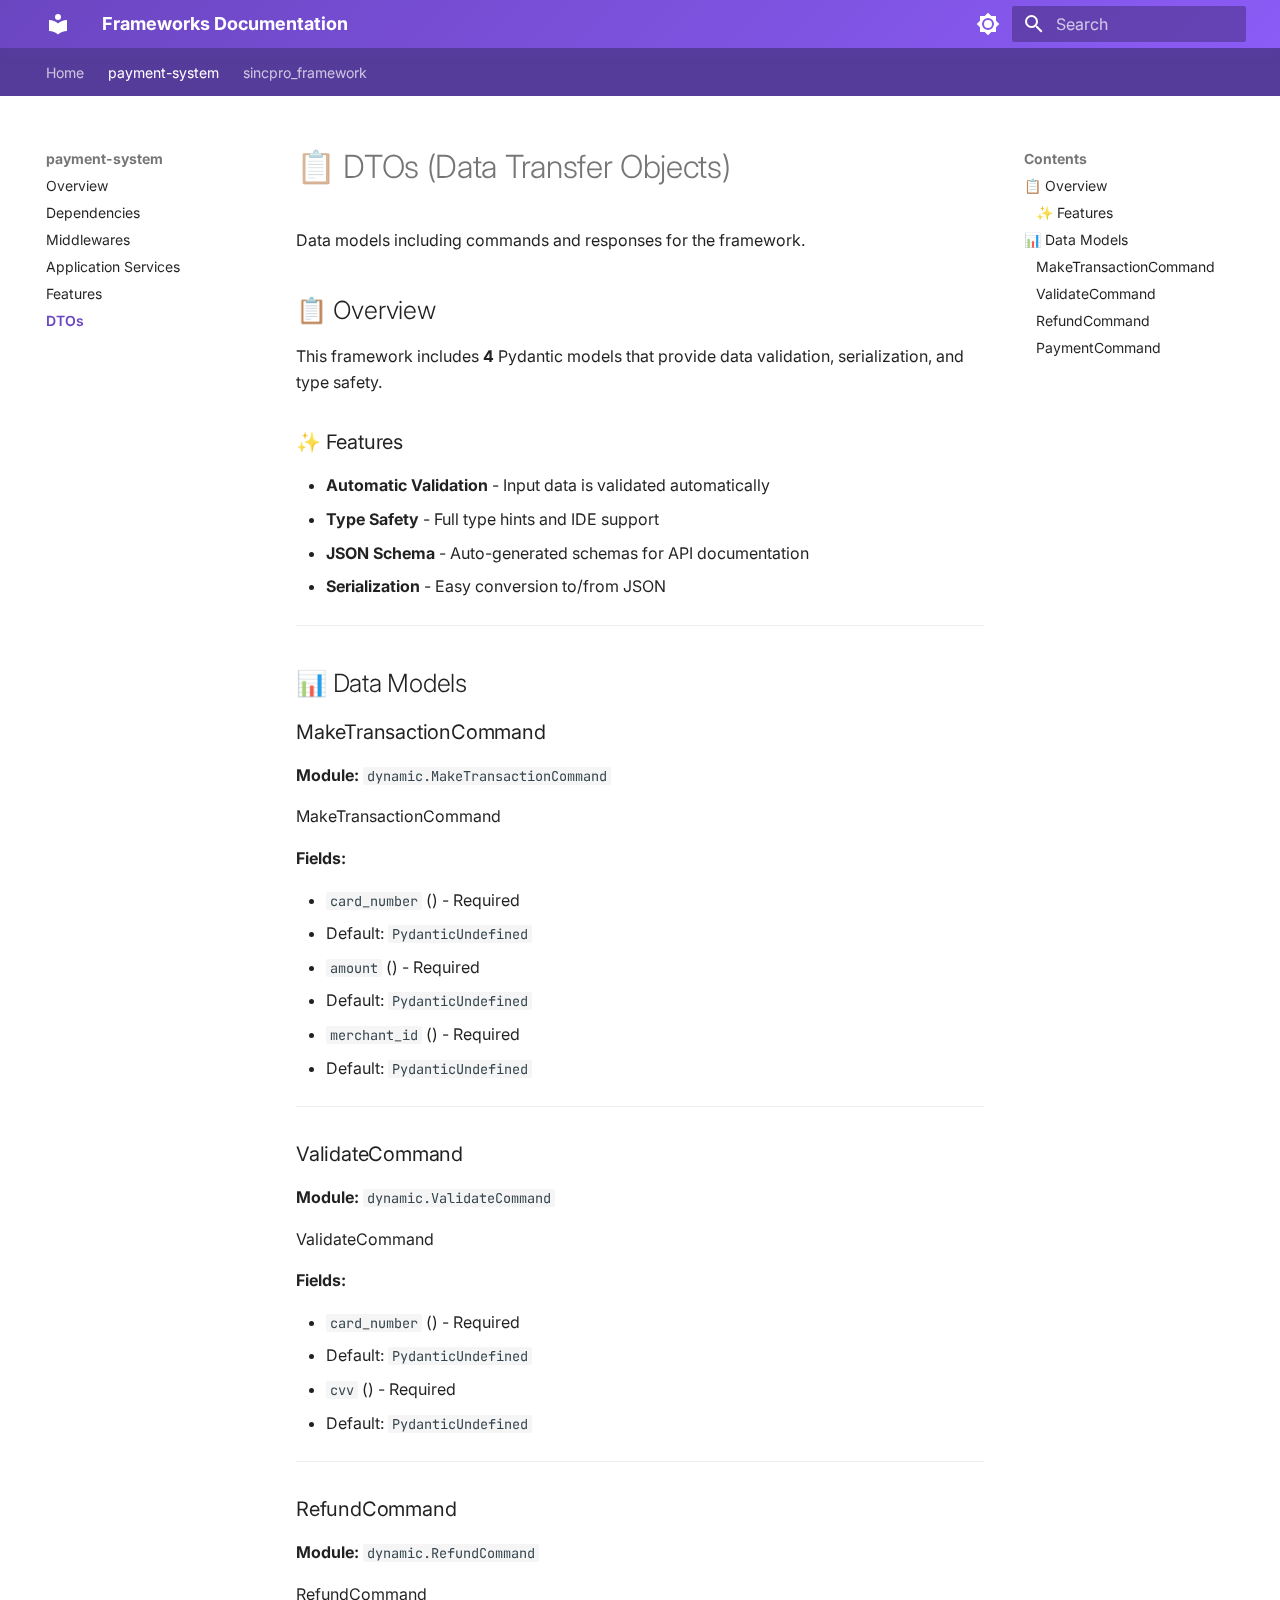
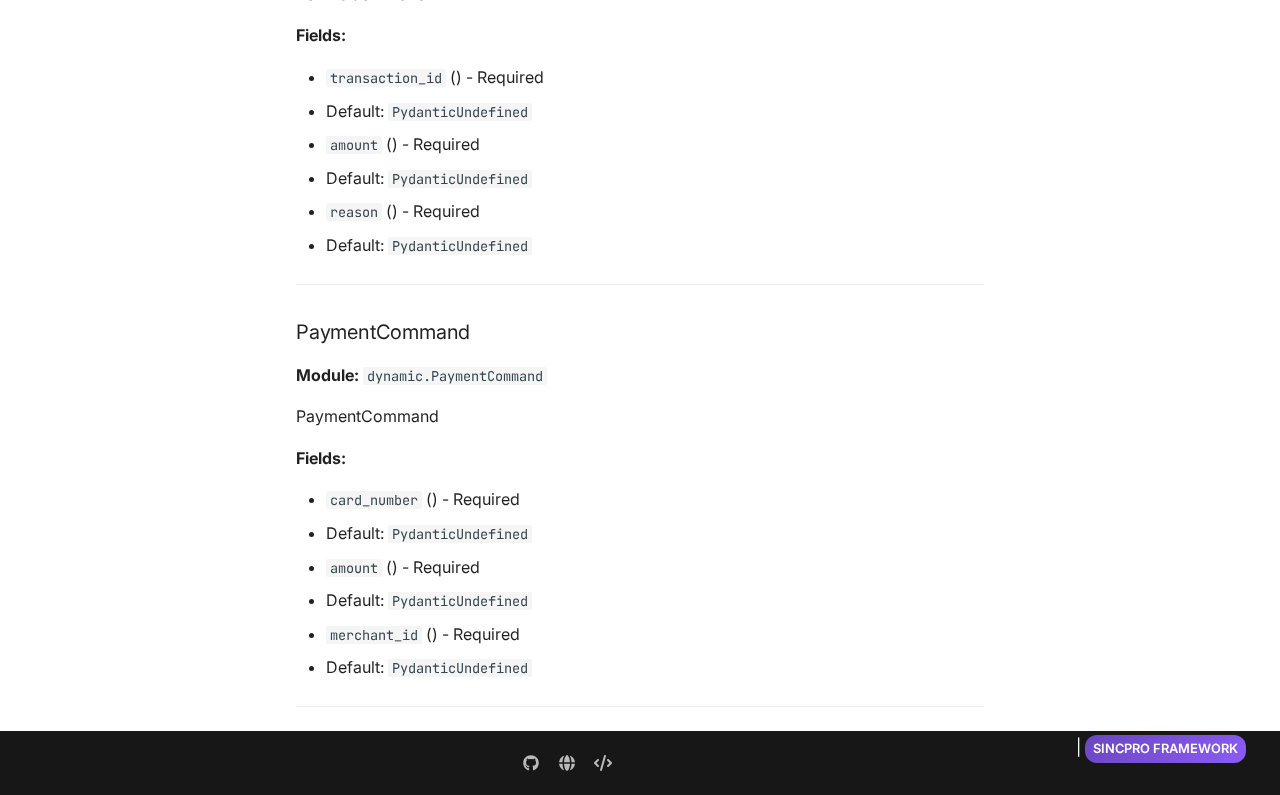
<file: examples/generated_docs/site/payment-system/dtos/index.html>
<!doctype html>
<html lang="en" class="no-js">
  <head>
    
      <meta charset="utf-8">
      <meta name="viewport" content="width=device-width,initial-scale=1">
      
        <meta name="description" content="Auto-generated documentation for framework components">
      
      
      
      
        <link rel="prev" href="../features/">
      
      
        <link rel="next" href="../../sincpro-framework/">
      
      
      <link rel="icon" href="../../assets/images/favicon.png">
      <meta name="generator" content="mkdocs-1.6.1, mkdocs-material-9.6.16">
    
    
      
        <title>DTOs - Frameworks Documentation</title>
      
    
    
      <link rel="stylesheet" href="../../assets/stylesheets/main.7e37652d.min.css">
      
        
        <link rel="stylesheet" href="../../assets/stylesheets/palette.06af60db.min.css">
      
      


    
    
      
    
    
      
        
        
        <link rel="preconnect" href="https://fonts.gstatic.com" crossorigin>
        <link rel="stylesheet" href="https://fonts.googleapis.com/css?family=Inter:300,300i,400,400i,700,700i%7CJetBrains+Mono:400,400i,700,700i&display=fallback">
        <style>:root{--md-text-font:"Inter";--md-code-font:"JetBrains Mono"}</style>
      
    
    
      <link rel="stylesheet" href="../../assets/_mkdocstrings.css">
    
      <link rel="stylesheet" href="../../assets/css/sincpro-theme.css">
    
    <script>__md_scope=new URL("../..",location),__md_hash=e=>[...e].reduce(((e,_)=>(e<<5)-e+_.charCodeAt(0)),0),__md_get=(e,_=localStorage,t=__md_scope)=>JSON.parse(_.getItem(t.pathname+"."+e)),__md_set=(e,_,t=localStorage,a=__md_scope)=>{try{t.setItem(a.pathname+"."+e,JSON.stringify(_))}catch(e){}}</script>
    
      

    
    
    
  </head>
  
  
    
    
      
    
    
    
    
    <body dir="ltr" data-md-color-scheme="default" data-md-color-primary="deep-purple" data-md-color-accent="purple">
  
    
    <input class="md-toggle" data-md-toggle="drawer" type="checkbox" id="__drawer" autocomplete="off">
    <input class="md-toggle" data-md-toggle="search" type="checkbox" id="__search" autocomplete="off">
    <label class="md-overlay" for="__drawer"></label>
    <div data-md-component="skip">
      
        
        <a href="#dtos-data-transfer-objects" class="md-skip">
          Skip to content
        </a>
      
    </div>
    <div data-md-component="announce">
      
    </div>
    
    
      

<header class="md-header" data-md-component="header">
  <nav class="md-header__inner md-grid" aria-label="Header">
    <a href="../.." title="Frameworks Documentation" class="md-header__button md-logo" aria-label="Frameworks Documentation" data-md-component="logo">
      
  
  <svg xmlns="http://www.w3.org/2000/svg" viewBox="0 0 24 24"><path d="M12 8a3 3 0 0 0 3-3 3 3 0 0 0-3-3 3 3 0 0 0-3 3 3 3 0 0 0 3 3m0 3.54C9.64 9.35 6.5 8 3 8v11c3.5 0 6.64 1.35 9 3.54 2.36-2.19 5.5-3.54 9-3.54V8c-3.5 0-6.64 1.35-9 3.54"/></svg>

    </a>
    <label class="md-header__button md-icon" for="__drawer">
      
      <svg xmlns="http://www.w3.org/2000/svg" viewBox="0 0 24 24"><path d="M3 6h18v2H3zm0 5h18v2H3zm0 5h18v2H3z"/></svg>
    </label>
    <div class="md-header__title" data-md-component="header-title">
      <div class="md-header__ellipsis">
        <div class="md-header__topic">
          <span class="md-ellipsis">
            Frameworks Documentation
          </span>
        </div>
        <div class="md-header__topic" data-md-component="header-topic">
          <span class="md-ellipsis">
            
              DTOs
            
          </span>
        </div>
      </div>
    </div>
    
      
        <form class="md-header__option" data-md-component="palette">
  
    
    
    
    <input class="md-option" data-md-color-media="(prefers-color-scheme: light)" data-md-color-scheme="default" data-md-color-primary="deep-purple" data-md-color-accent="purple"  aria-label="Switch to dark mode"  type="radio" name="__palette" id="__palette_0">
    
      <label class="md-header__button md-icon" title="Switch to dark mode" for="__palette_1" hidden>
        <svg xmlns="http://www.w3.org/2000/svg" viewBox="0 0 24 24"><path d="M12 8a4 4 0 0 0-4 4 4 4 0 0 0 4 4 4 4 0 0 0 4-4 4 4 0 0 0-4-4m0 10a6 6 0 0 1-6-6 6 6 0 0 1 6-6 6 6 0 0 1 6 6 6 6 0 0 1-6 6m8-9.31V4h-4.69L12 .69 8.69 4H4v4.69L.69 12 4 15.31V20h4.69L12 23.31 15.31 20H20v-4.69L23.31 12z"/></svg>
      </label>
    
  
    
    
    
    <input class="md-option" data-md-color-media="(prefers-color-scheme: dark)" data-md-color-scheme="slate" data-md-color-primary="deep-purple" data-md-color-accent="purple"  aria-label="Switch to light mode"  type="radio" name="__palette" id="__palette_1">
    
      <label class="md-header__button md-icon" title="Switch to light mode" for="__palette_0" hidden>
        <svg xmlns="http://www.w3.org/2000/svg" viewBox="0 0 24 24"><path d="M12 18c-.89 0-1.74-.2-2.5-.55C11.56 16.5 13 14.42 13 12s-1.44-4.5-3.5-5.45C10.26 6.2 11.11 6 12 6a6 6 0 0 1 6 6 6 6 0 0 1-6 6m8-9.31V4h-4.69L12 .69 8.69 4H4v4.69L.69 12 4 15.31V20h4.69L12 23.31 15.31 20H20v-4.69L23.31 12z"/></svg>
      </label>
    
  
</form>
      
    
    
      <script>var palette=__md_get("__palette");if(palette&&palette.color){if("(prefers-color-scheme)"===palette.color.media){var media=matchMedia("(prefers-color-scheme: light)"),input=document.querySelector(media.matches?"[data-md-color-media='(prefers-color-scheme: light)']":"[data-md-color-media='(prefers-color-scheme: dark)']");palette.color.media=input.getAttribute("data-md-color-media"),palette.color.scheme=input.getAttribute("data-md-color-scheme"),palette.color.primary=input.getAttribute("data-md-color-primary"),palette.color.accent=input.getAttribute("data-md-color-accent")}for(var[key,value]of Object.entries(palette.color))document.body.setAttribute("data-md-color-"+key,value)}</script>
    
    
    
      
      
        <label class="md-header__button md-icon" for="__search">
          
          <svg xmlns="http://www.w3.org/2000/svg" viewBox="0 0 24 24"><path d="M9.5 3A6.5 6.5 0 0 1 16 9.5c0 1.61-.59 3.09-1.56 4.23l.27.27h.79l5 5-1.5 1.5-5-5v-.79l-.27-.27A6.52 6.52 0 0 1 9.5 16 6.5 6.5 0 0 1 3 9.5 6.5 6.5 0 0 1 9.5 3m0 2C7 5 5 7 5 9.5S7 14 9.5 14 14 12 14 9.5 12 5 9.5 5"/></svg>
        </label>
        <div class="md-search" data-md-component="search" role="dialog">
  <label class="md-search__overlay" for="__search"></label>
  <div class="md-search__inner" role="search">
    <form class="md-search__form" name="search">
      <input type="text" class="md-search__input" name="query" aria-label="Search" placeholder="Search" autocapitalize="off" autocorrect="off" autocomplete="off" spellcheck="false" data-md-component="search-query" required>
      <label class="md-search__icon md-icon" for="__search">
        
        <svg xmlns="http://www.w3.org/2000/svg" viewBox="0 0 24 24"><path d="M9.5 3A6.5 6.5 0 0 1 16 9.5c0 1.61-.59 3.09-1.56 4.23l.27.27h.79l5 5-1.5 1.5-5-5v-.79l-.27-.27A6.52 6.52 0 0 1 9.5 16 6.5 6.5 0 0 1 3 9.5 6.5 6.5 0 0 1 9.5 3m0 2C7 5 5 7 5 9.5S7 14 9.5 14 14 12 14 9.5 12 5 9.5 5"/></svg>
        
        <svg xmlns="http://www.w3.org/2000/svg" viewBox="0 0 24 24"><path d="M20 11v2H8l5.5 5.5-1.42 1.42L4.16 12l7.92-7.92L13.5 5.5 8 11z"/></svg>
      </label>
      <nav class="md-search__options" aria-label="Search">
        
          <a href="javascript:void(0)" class="md-search__icon md-icon" title="Share" aria-label="Share" data-clipboard data-clipboard-text="" data-md-component="search-share" tabindex="-1">
            
            <svg xmlns="http://www.w3.org/2000/svg" viewBox="0 0 24 24"><path d="M18 16.08c-.76 0-1.44.3-1.96.77L8.91 12.7c.05-.23.09-.46.09-.7s-.04-.47-.09-.7l7.05-4.11c.54.5 1.25.81 2.04.81a3 3 0 0 0 3-3 3 3 0 0 0-3-3 3 3 0 0 0-3 3c0 .24.04.47.09.7L8.04 9.81C7.5 9.31 6.79 9 6 9a3 3 0 0 0-3 3 3 3 0 0 0 3 3c.79 0 1.5-.31 2.04-.81l7.12 4.15c-.05.21-.08.43-.08.66 0 1.61 1.31 2.91 2.92 2.91s2.92-1.3 2.92-2.91A2.92 2.92 0 0 0 18 16.08"/></svg>
          </a>
        
        <button type="reset" class="md-search__icon md-icon" title="Clear" aria-label="Clear" tabindex="-1">
          
          <svg xmlns="http://www.w3.org/2000/svg" viewBox="0 0 24 24"><path d="M19 6.41 17.59 5 12 10.59 6.41 5 5 6.41 10.59 12 5 17.59 6.41 19 12 13.41 17.59 19 19 17.59 13.41 12z"/></svg>
        </button>
      </nav>
      
        <div class="md-search__suggest" data-md-component="search-suggest"></div>
      
    </form>
    <div class="md-search__output">
      <div class="md-search__scrollwrap" tabindex="0" data-md-scrollfix>
        <div class="md-search-result" data-md-component="search-result">
          <div class="md-search-result__meta">
            Initializing search
          </div>
          <ol class="md-search-result__list" role="presentation"></ol>
        </div>
      </div>
    </div>
  </div>
</div>
      
    
    
  </nav>
  
</header>
    
    <div class="md-container" data-md-component="container">
      
      
        
          
            
<nav class="md-tabs" aria-label="Tabs" data-md-component="tabs">
  <div class="md-grid">
    <ul class="md-tabs__list">
      
        
  
  
  
  
    <li class="md-tabs__item">
      <a href="../.." class="md-tabs__link">
        
  
  
    
  
  Home

      </a>
    </li>
  

      
        
  
  
  
    
  
  
    
    
      <li class="md-tabs__item md-tabs__item--active">
        <a href="../" class="md-tabs__link">
          
  
  
  payment-system

        </a>
      </li>
    
  

      
        
  
  
  
  
    
    
      <li class="md-tabs__item">
        <a href="../../sincpro-framework/" class="md-tabs__link">
          
  
  
  sincpro_framework

        </a>
      </li>
    
  

      
    </ul>
  </div>
</nav>
          
        
      
      <main class="md-main" data-md-component="main">
        <div class="md-main__inner md-grid">
          
            
              
              <div class="md-sidebar md-sidebar--primary" data-md-component="sidebar" data-md-type="navigation" >
                <div class="md-sidebar__scrollwrap">
                  <div class="md-sidebar__inner">
                    


  


<nav class="md-nav md-nav--primary md-nav--lifted" aria-label="Navigation" data-md-level="0">
  <label class="md-nav__title" for="__drawer">
    <a href="../.." title="Frameworks Documentation" class="md-nav__button md-logo" aria-label="Frameworks Documentation" data-md-component="logo">
      
  
  <svg xmlns="http://www.w3.org/2000/svg" viewBox="0 0 24 24"><path d="M12 8a3 3 0 0 0 3-3 3 3 0 0 0-3-3 3 3 0 0 0-3 3 3 3 0 0 0 3 3m0 3.54C9.64 9.35 6.5 8 3 8v11c3.5 0 6.64 1.35 9 3.54 2.36-2.19 5.5-3.54 9-3.54V8c-3.5 0-6.64 1.35-9 3.54"/></svg>

    </a>
    Frameworks Documentation
  </label>
  
  <ul class="md-nav__list" data-md-scrollfix>
    
      
      
  
  
  
  
    <li class="md-nav__item">
      <a href="../.." class="md-nav__link">
        
  
  
  <span class="md-ellipsis">
    Home
    
  </span>
  

      </a>
    </li>
  

    
      
      
  
  
    
  
  
  
    
    
    
    
      
        
        
      
      
        
      
    
    
    <li class="md-nav__item md-nav__item--active md-nav__item--section md-nav__item--nested">
      
        
        
        <input class="md-nav__toggle md-toggle " type="checkbox" id="__nav_2" checked>
        
          
          <label class="md-nav__link" for="__nav_2" id="__nav_2_label" tabindex="">
            
  
  
  <span class="md-ellipsis">
    payment-system
    
  </span>
  

            <span class="md-nav__icon md-icon"></span>
          </label>
        
        <nav class="md-nav" data-md-level="1" aria-labelledby="__nav_2_label" aria-expanded="true">
          <label class="md-nav__title" for="__nav_2">
            <span class="md-nav__icon md-icon"></span>
            payment-system
          </label>
          <ul class="md-nav__list" data-md-scrollfix>
            
              
                
  
  
  
  
    <li class="md-nav__item">
      <a href="../" class="md-nav__link">
        
  
  
  <span class="md-ellipsis">
    Overview
    
  </span>
  

      </a>
    </li>
  

              
            
              
                
  
  
  
  
    <li class="md-nav__item">
      <a href="../dependencies/" class="md-nav__link">
        
  
  
  <span class="md-ellipsis">
    Dependencies
    
  </span>
  

      </a>
    </li>
  

              
            
              
                
  
  
  
  
    <li class="md-nav__item">
      <a href="../middlewares/" class="md-nav__link">
        
  
  
  <span class="md-ellipsis">
    Middlewares
    
  </span>
  

      </a>
    </li>
  

              
            
              
                
  
  
  
  
    <li class="md-nav__item">
      <a href="../application-services/" class="md-nav__link">
        
  
  
  <span class="md-ellipsis">
    Application Services
    
  </span>
  

      </a>
    </li>
  

              
            
              
                
  
  
  
  
    <li class="md-nav__item">
      <a href="../features/" class="md-nav__link">
        
  
  
  <span class="md-ellipsis">
    Features
    
  </span>
  

      </a>
    </li>
  

              
            
              
                
  
  
    
  
  
  
    <li class="md-nav__item md-nav__item--active">
      
      <input class="md-nav__toggle md-toggle" type="checkbox" id="__toc">
      
      
        
      
      
        <label class="md-nav__link md-nav__link--active" for="__toc">
          
  
  
  <span class="md-ellipsis">
    DTOs
    
  </span>
  

          <span class="md-nav__icon md-icon"></span>
        </label>
      
      <a href="./" class="md-nav__link md-nav__link--active">
        
  
  
  <span class="md-ellipsis">
    DTOs
    
  </span>
  

      </a>
      
        

  

<nav class="md-nav md-nav--secondary" aria-label="Contents">
  
  
  
    
  
  
    <label class="md-nav__title" for="__toc">
      <span class="md-nav__icon md-icon"></span>
      Contents
    </label>
    <ul class="md-nav__list" data-md-component="toc" data-md-scrollfix>
      
        <li class="md-nav__item">
  <a href="#overview" class="md-nav__link">
    <span class="md-ellipsis">
      📋 Overview
    </span>
  </a>
  
    <nav class="md-nav" aria-label="📋 Overview">
      <ul class="md-nav__list">
        
          <li class="md-nav__item">
  <a href="#features" class="md-nav__link">
    <span class="md-ellipsis">
      ✨ Features
    </span>
  </a>
  
</li>
        
      </ul>
    </nav>
  
</li>
      
        <li class="md-nav__item">
  <a href="#data-models" class="md-nav__link">
    <span class="md-ellipsis">
      📊 Data Models
    </span>
  </a>
  
    <nav class="md-nav" aria-label="📊 Data Models">
      <ul class="md-nav__list">
        
          <li class="md-nav__item">
  <a href="#maketransactioncommand" class="md-nav__link">
    <span class="md-ellipsis">
      MakeTransactionCommand
    </span>
  </a>
  
</li>
        
          <li class="md-nav__item">
  <a href="#validatecommand" class="md-nav__link">
    <span class="md-ellipsis">
      ValidateCommand
    </span>
  </a>
  
</li>
        
          <li class="md-nav__item">
  <a href="#refundcommand" class="md-nav__link">
    <span class="md-ellipsis">
      RefundCommand
    </span>
  </a>
  
</li>
        
          <li class="md-nav__item">
  <a href="#paymentcommand" class="md-nav__link">
    <span class="md-ellipsis">
      PaymentCommand
    </span>
  </a>
  
</li>
        
      </ul>
    </nav>
  
</li>
      
    </ul>
  
</nav>
      
    </li>
  

              
            
          </ul>
        </nav>
      
    </li>
  

    
      
      
  
  
  
  
    
    
    
    
      
      
        
      
    
    
    <li class="md-nav__item md-nav__item--nested">
      
        
        
          
        
        <input class="md-nav__toggle md-toggle md-toggle--indeterminate" type="checkbox" id="__nav_3" >
        
          
          <label class="md-nav__link" for="__nav_3" id="__nav_3_label" tabindex="0">
            
  
  
  <span class="md-ellipsis">
    sincpro_framework
    
  </span>
  

            <span class="md-nav__icon md-icon"></span>
          </label>
        
        <nav class="md-nav" data-md-level="1" aria-labelledby="__nav_3_label" aria-expanded="false">
          <label class="md-nav__title" for="__nav_3">
            <span class="md-nav__icon md-icon"></span>
            sincpro_framework
          </label>
          <ul class="md-nav__list" data-md-scrollfix>
            
              
                
  
  
  
  
    <li class="md-nav__item">
      <a href="../../sincpro-framework/" class="md-nav__link">
        
  
  
  <span class="md-ellipsis">
    Overview
    
  </span>
  

      </a>
    </li>
  

              
            
              
                
  
  
  
  
    <li class="md-nav__item">
      <a href="../../sincpro-framework/dependencies/" class="md-nav__link">
        
  
  
  <span class="md-ellipsis">
    Dependencies
    
  </span>
  

      </a>
    </li>
  

              
            
              
                
  
  
  
  
    <li class="md-nav__item">
      <a href="../../sincpro-framework/middlewares/" class="md-nav__link">
        
  
  
  <span class="md-ellipsis">
    Middlewares
    
  </span>
  

      </a>
    </li>
  

              
            
              
                
  
  
  
  
    <li class="md-nav__item">
      <a href="../../sincpro-framework/application-services/" class="md-nav__link">
        
  
  
  <span class="md-ellipsis">
    Application Services
    
  </span>
  

      </a>
    </li>
  

              
            
              
                
  
  
  
  
    <li class="md-nav__item">
      <a href="../../sincpro-framework/features/" class="md-nav__link">
        
  
  
  <span class="md-ellipsis">
    Features
    
  </span>
  

      </a>
    </li>
  

              
            
              
                
  
  
  
  
    <li class="md-nav__item">
      <a href="../../sincpro-framework/dtos/" class="md-nav__link">
        
  
  
  <span class="md-ellipsis">
    DTOs
    
  </span>
  

      </a>
    </li>
  

              
            
          </ul>
        </nav>
      
    </li>
  

    
  </ul>
</nav>
                  </div>
                </div>
              </div>
            
            
              
              <div class="md-sidebar md-sidebar--secondary" data-md-component="sidebar" data-md-type="toc" >
                <div class="md-sidebar__scrollwrap">
                  <div class="md-sidebar__inner">
                    

  

<nav class="md-nav md-nav--secondary" aria-label="Contents">
  
  
  
    
  
  
    <label class="md-nav__title" for="__toc">
      <span class="md-nav__icon md-icon"></span>
      Contents
    </label>
    <ul class="md-nav__list" data-md-component="toc" data-md-scrollfix>
      
        <li class="md-nav__item">
  <a href="#overview" class="md-nav__link">
    <span class="md-ellipsis">
      📋 Overview
    </span>
  </a>
  
    <nav class="md-nav" aria-label="📋 Overview">
      <ul class="md-nav__list">
        
          <li class="md-nav__item">
  <a href="#features" class="md-nav__link">
    <span class="md-ellipsis">
      ✨ Features
    </span>
  </a>
  
</li>
        
      </ul>
    </nav>
  
</li>
      
        <li class="md-nav__item">
  <a href="#data-models" class="md-nav__link">
    <span class="md-ellipsis">
      📊 Data Models
    </span>
  </a>
  
    <nav class="md-nav" aria-label="📊 Data Models">
      <ul class="md-nav__list">
        
          <li class="md-nav__item">
  <a href="#maketransactioncommand" class="md-nav__link">
    <span class="md-ellipsis">
      MakeTransactionCommand
    </span>
  </a>
  
</li>
        
          <li class="md-nav__item">
  <a href="#validatecommand" class="md-nav__link">
    <span class="md-ellipsis">
      ValidateCommand
    </span>
  </a>
  
</li>
        
          <li class="md-nav__item">
  <a href="#refundcommand" class="md-nav__link">
    <span class="md-ellipsis">
      RefundCommand
    </span>
  </a>
  
</li>
        
          <li class="md-nav__item">
  <a href="#paymentcommand" class="md-nav__link">
    <span class="md-ellipsis">
      PaymentCommand
    </span>
  </a>
  
</li>
        
      </ul>
    </nav>
  
</li>
      
    </ul>
  
</nav>
                  </div>
                </div>
              </div>
            
          
          
            <div class="md-content" data-md-component="content">
              <article class="md-content__inner md-typeset">
                
                  



<h1 id="dtos-data-transfer-objects">📋 DTOs (Data Transfer Objects)<a class="headerlink" href="#dtos-data-transfer-objects" title="Permanent link">🔗</a></h1>
<p>Data models including commands and responses for the framework.</p>
<h2 id="overview">📋 Overview<a class="headerlink" href="#overview" title="Permanent link">🔗</a></h2>
<p>This framework includes <strong>4</strong> Pydantic models that provide
data validation, serialization, and type safety.</p>
<h3 id="features">✨ Features<a class="headerlink" href="#features" title="Permanent link">🔗</a></h3>
<ul>
<li><strong>Automatic Validation</strong> - Input data is validated automatically</li>
<li><strong>Type Safety</strong> - Full type hints and IDE support</li>
<li><strong>JSON Schema</strong> - Auto-generated schemas for API documentation</li>
<li><strong>Serialization</strong> - Easy conversion to/from JSON</li>
</ul>
<hr />
<h2 id="data-models">📊 Data Models<a class="headerlink" href="#data-models" title="Permanent link">🔗</a></h2>
<h3 id="maketransactioncommand">MakeTransactionCommand<a class="headerlink" href="#maketransactioncommand" title="Permanent link">🔗</a></h3>
<p><strong>Module:</strong> <code>dynamic.MakeTransactionCommand</code></p>
<p>MakeTransactionCommand</p>
<p><strong>Fields:</strong></p>
<ul>
<li><code>card_number</code> (<class 'str'>) - Required</li>
<li>Default: <code>PydanticUndefined</code></li>
<li><code>amount</code> (<class 'float'>) - Required</li>
<li>Default: <code>PydanticUndefined</code></li>
<li><code>merchant_id</code> (<class 'str'>) - Required</li>
<li>Default: <code>PydanticUndefined</code></li>
</ul>
<hr />
<h3 id="validatecommand">ValidateCommand<a class="headerlink" href="#validatecommand" title="Permanent link">🔗</a></h3>
<p><strong>Module:</strong> <code>dynamic.ValidateCommand</code></p>
<p>ValidateCommand</p>
<p><strong>Fields:</strong></p>
<ul>
<li><code>card_number</code> (<class 'str'>) - Required</li>
<li>Default: <code>PydanticUndefined</code></li>
<li><code>cvv</code> (<class 'str'>) - Required</li>
<li>Default: <code>PydanticUndefined</code></li>
</ul>
<hr />
<h3 id="refundcommand">RefundCommand<a class="headerlink" href="#refundcommand" title="Permanent link">🔗</a></h3>
<p><strong>Module:</strong> <code>dynamic.RefundCommand</code></p>
<p>RefundCommand</p>
<p><strong>Fields:</strong></p>
<ul>
<li><code>transaction_id</code> (<class 'str'>) - Required</li>
<li>Default: <code>PydanticUndefined</code></li>
<li><code>amount</code> (<class 'float'>) - Required</li>
<li>Default: <code>PydanticUndefined</code></li>
<li><code>reason</code> (<class 'str'>) - Required</li>
<li>Default: <code>PydanticUndefined</code></li>
</ul>
<hr />
<h3 id="paymentcommand">PaymentCommand<a class="headerlink" href="#paymentcommand" title="Permanent link">🔗</a></h3>
<p><strong>Module:</strong> <code>dynamic.PaymentCommand</code></p>
<p>PaymentCommand</p>
<p><strong>Fields:</strong></p>
<ul>
<li><code>card_number</code> (<class 'str'>) - Required</li>
<li>Default: <code>PydanticUndefined</code></li>
<li><code>amount</code> (<class 'float'>) - Required</li>
<li>Default: <code>PydanticUndefined</code></li>
<li><code>merchant_id</code> (<class 'str'>) - Required</li>
<li>Default: <code>PydanticUndefined</code></li>
</ul>
<hr />












                
              </article>
            </div>
          
          
  <script>var tabs=__md_get("__tabs");if(Array.isArray(tabs))e:for(var set of document.querySelectorAll(".tabbed-set")){var labels=set.querySelector(".tabbed-labels");for(var tab of tabs)for(var label of labels.getElementsByTagName("label"))if(label.innerText.trim()===tab){var input=document.getElementById(label.htmlFor);input.checked=!0;continue e}}</script>

<script>var target=document.getElementById(location.hash.slice(1));target&&target.name&&(target.checked=target.name.startsWith("__tabbed_"))</script>
        </div>
        
          <button type="button" class="md-top md-icon" data-md-component="top" hidden>
  
  <svg xmlns="http://www.w3.org/2000/svg" viewBox="0 0 24 24"><path d="M13 20h-2V8l-5.5 5.5-1.42-1.42L12 4.16l7.92 7.92-1.42 1.42L13 8z"/></svg>
  Back to top
</button>
        
      </main>
      
        <footer class="md-footer">
  
  <div class="md-footer-meta md-typeset">
    <div class="md-footer-meta__inner md-grid">
      <div class="md-copyright">
  
  
</div>
      
        <div class="md-social">
  
    
    
    
    
    <a href="https://github.com/Sincpro-SRL" target="_blank" rel="noopener" title="Sincpro on GitHub" class="md-social__link">
      <svg xmlns="http://www.w3.org/2000/svg" viewBox="0 0 512 512"><!--! Font Awesome Free 7.0.0 by @fontawesome - https://fontawesome.com License - https://fontawesome.com/license/free (Icons: CC BY 4.0, Fonts: SIL OFL 1.1, Code: MIT License) Copyright 2025 Fonticons, Inc.--><path fill="currentColor" d="M173.9 397.4c0 2-2.3 3.6-5.2 3.6-3.3.3-5.6-1.3-5.6-3.6 0-2 2.3-3.6 5.2-3.6 3-.3 5.6 1.3 5.6 3.6m-31.1-4.5c-.7 2 1.3 4.3 4.3 4.9 2.6 1 5.6 0 6.2-2s-1.3-4.3-4.3-5.2c-2.6-.7-5.5.3-6.2 2.3m44.2-1.7c-2.9.7-4.9 2.6-4.6 4.9.3 2 2.9 3.3 5.9 2.6 2.9-.7 4.9-2.6 4.6-4.6-.3-1.9-3-3.2-5.9-2.9M252.8 8C114.1 8 8 113.3 8 252c0 110.9 69.8 205.8 169.5 239.2 12.8 2.3 17.3-5.6 17.3-12.1 0-6.2-.3-40.4-.3-61.4 0 0-70 15-84.7-29.8 0 0-11.4-29.1-27.8-36.6 0 0-22.9-15.7 1.6-15.4 0 0 24.9 2 38.6 25.8 21.9 38.6 58.6 27.5 72.9 20.9 2.3-16 8.8-27.1 16-33.7-55.9-6.2-112.3-14.3-112.3-110.5 0-27.5 7.6-41.3 23.6-58.9-2.6-6.5-11.1-33.3 2.6-67.9 20.9-6.5 69 27 69 27 20-5.6 41.5-8.5 62.8-8.5s42.8 2.9 62.8 8.5c0 0 48.1-33.6 69-27 13.7 34.7 5.2 61.4 2.6 67.9 16 17.7 25.8 31.5 25.8 58.9 0 96.5-58.9 104.2-114.8 110.5 9.2 7.9 17 22.9 17 46.4 0 33.7-.3 75.4-.3 83.6 0 6.5 4.6 14.4 17.3 12.1C436.2 457.8 504 362.9 504 252 504 113.3 391.5 8 252.8 8M105.2 352.9c-1.3 1-1 3.3.7 5.2 1.6 1.6 3.9 2.3 5.2 1 1.3-1 1-3.3-.7-5.2-1.6-1.6-3.9-2.3-5.2-1m-10.8-8.1c-.7 1.3.3 2.9 2.3 3.9 1.6 1 3.6.7 4.3-.7.7-1.3-.3-2.9-2.3-3.9-2-.6-3.6-.3-4.3.7m32.4 35.6c-1.6 1.3-1 4.3 1.3 6.2 2.3 2.3 5.2 2.6 6.5 1 1.3-1.3.7-4.3-1.3-6.2-2.2-2.3-5.2-2.6-6.5-1m-11.4-14.7c-1.6 1-1.6 3.6 0 5.9s4.3 3.3 5.6 2.3c1.6-1.3 1.6-3.9 0-6.2-1.4-2.3-4-3.3-5.6-2"/></svg>
    </a>
  
    
    
    
    
    <a href="https://sincpro.com.bo" target="_blank" rel="noopener" title="Sincpro website" class="md-social__link">
      <svg xmlns="http://www.w3.org/2000/svg" viewBox="0 0 512 512"><!--! Font Awesome Free 7.0.0 by @fontawesome - https://fontawesome.com License - https://fontawesome.com/license/free (Icons: CC BY 4.0, Fonts: SIL OFL 1.1, Code: MIT License) Copyright 2025 Fonticons, Inc.--><path fill="currentColor" d="M351.9 280H161c2.9 64.5 17.2 123.9 37.5 167.4 11.4 24.5 23.7 41.8 35.1 52.4 11.2 10.5 18.9 12.2 22.9 12.2s11.7-1.7 22.9-12.2c11.4-10.6 23.7-28 35.1-52.4 20.3-43.5 34.6-102.9 37.5-167.4zm-191-48h190.9c-2.8-64.5-17.1-123.9-37.4-167.4-11.4-24.4-23.7-41.8-35.1-52.4C268.1 1.7 260.4 0 256.4 0s-11.7 1.7-22.9 12.2c-11.4 10.6-23.7 28-35.1 52.4-20.3 43.5-34.6 102.9-37.5 167.4m-48 0c3.5-85.6 25.6-165.1 57.9-217.3C78.7 47.3 10.9 131.2 1.5 232zM1.5 280c9.4 100.8 77.2 184.7 169.3 217.3-32.3-52.2-54.4-131.7-57.9-217.3zm398.4 0c-3.5 85.6-25.6 165.1-57.9 217.3 92.1-32.7 159.9-116.5 169.3-217.3zm111.4-48C501.9 131.2 434.1 47.3 342 14.7c32.3 52.2 54.4 131.7 57.9 217.3z"/></svg>
    </a>
  
    
    
    
    
    <a href="https://sincpro.com.bo" target="_blank" rel="noopener" title="Developer portal" class="md-social__link">
      <svg xmlns="http://www.w3.org/2000/svg" viewBox="0 0 576 512"><!--! Font Awesome Free 7.0.0 by @fontawesome - https://fontawesome.com License - https://fontawesome.com/license/free (Icons: CC BY 4.0, Fonts: SIL OFL 1.1, Code: MIT License) Copyright 2025 Fonticons, Inc.--><path fill="currentColor" d="M360.8 1.2c-17-4.9-34.7 5-39.6 22l-128 448c-4.9 17 5 34.7 22 39.6s34.7-5 39.6-22l128-448c4.9-17-5-34.7-22-39.6m64.6 136.1c-12.5 12.5-12.5 32.8 0 45.3l73.4 73.4-73.4 73.4c-12.5 12.5-12.5 32.8 0 45.3s32.8 12.5 45.3 0l96-96c12.5-12.5 12.5-32.8 0-45.3l-96-96c-12.5-12.5-32.8-12.5-45.3 0zm-274.7 0c-12.5-12.5-32.8-12.5-45.3 0l-96 96c-12.5 12.5-12.5 32.8 0 45.3l96 96c12.5 12.5 32.8 12.5 45.3 0s12.5-32.8 0-45.3L77.3 256l73.3-73.4c12.5-12.5 12.5-32.8 0-45.3z"/></svg>
    </a>
  
</div>
      
    </div>
  </div>
</footer>
      
    </div>
    <div class="md-dialog" data-md-component="dialog">
      <div class="md-dialog__inner md-typeset"></div>
    </div>
    
    
    
      
      <script id="__config" type="application/json">{"base": "../..", "features": ["navigation.tabs", "navigation.sections", "navigation.expand", "navigation.top", "navigation.instant", "navigation.tracking", "search.highlight", "search.share", "search.suggest", "content.code.copy", "content.code.annotate", "content.tabs.link"], "search": "../../assets/javascripts/workers/search.d50fe291.min.js", "tags": null, "translations": {"clipboard.copied": "Copied to clipboard", "clipboard.copy": "Copy to clipboard", "search.result.more.one": "1 more on this page", "search.result.more.other": "# more on this page", "search.result.none": "No matching documents", "search.result.one": "1 matching document", "search.result.other": "# matching documents", "search.result.placeholder": "Type to start searching", "search.result.term.missing": "Missing", "select.version": "Select version"}, "version": null}</script>
    
    
      <script src="../../assets/javascripts/bundle.50899def.min.js"></script>
      
        <script src="../../assets/js/sincpro-analytics.js"></script>
      
    
  </body>
</html>
</file>
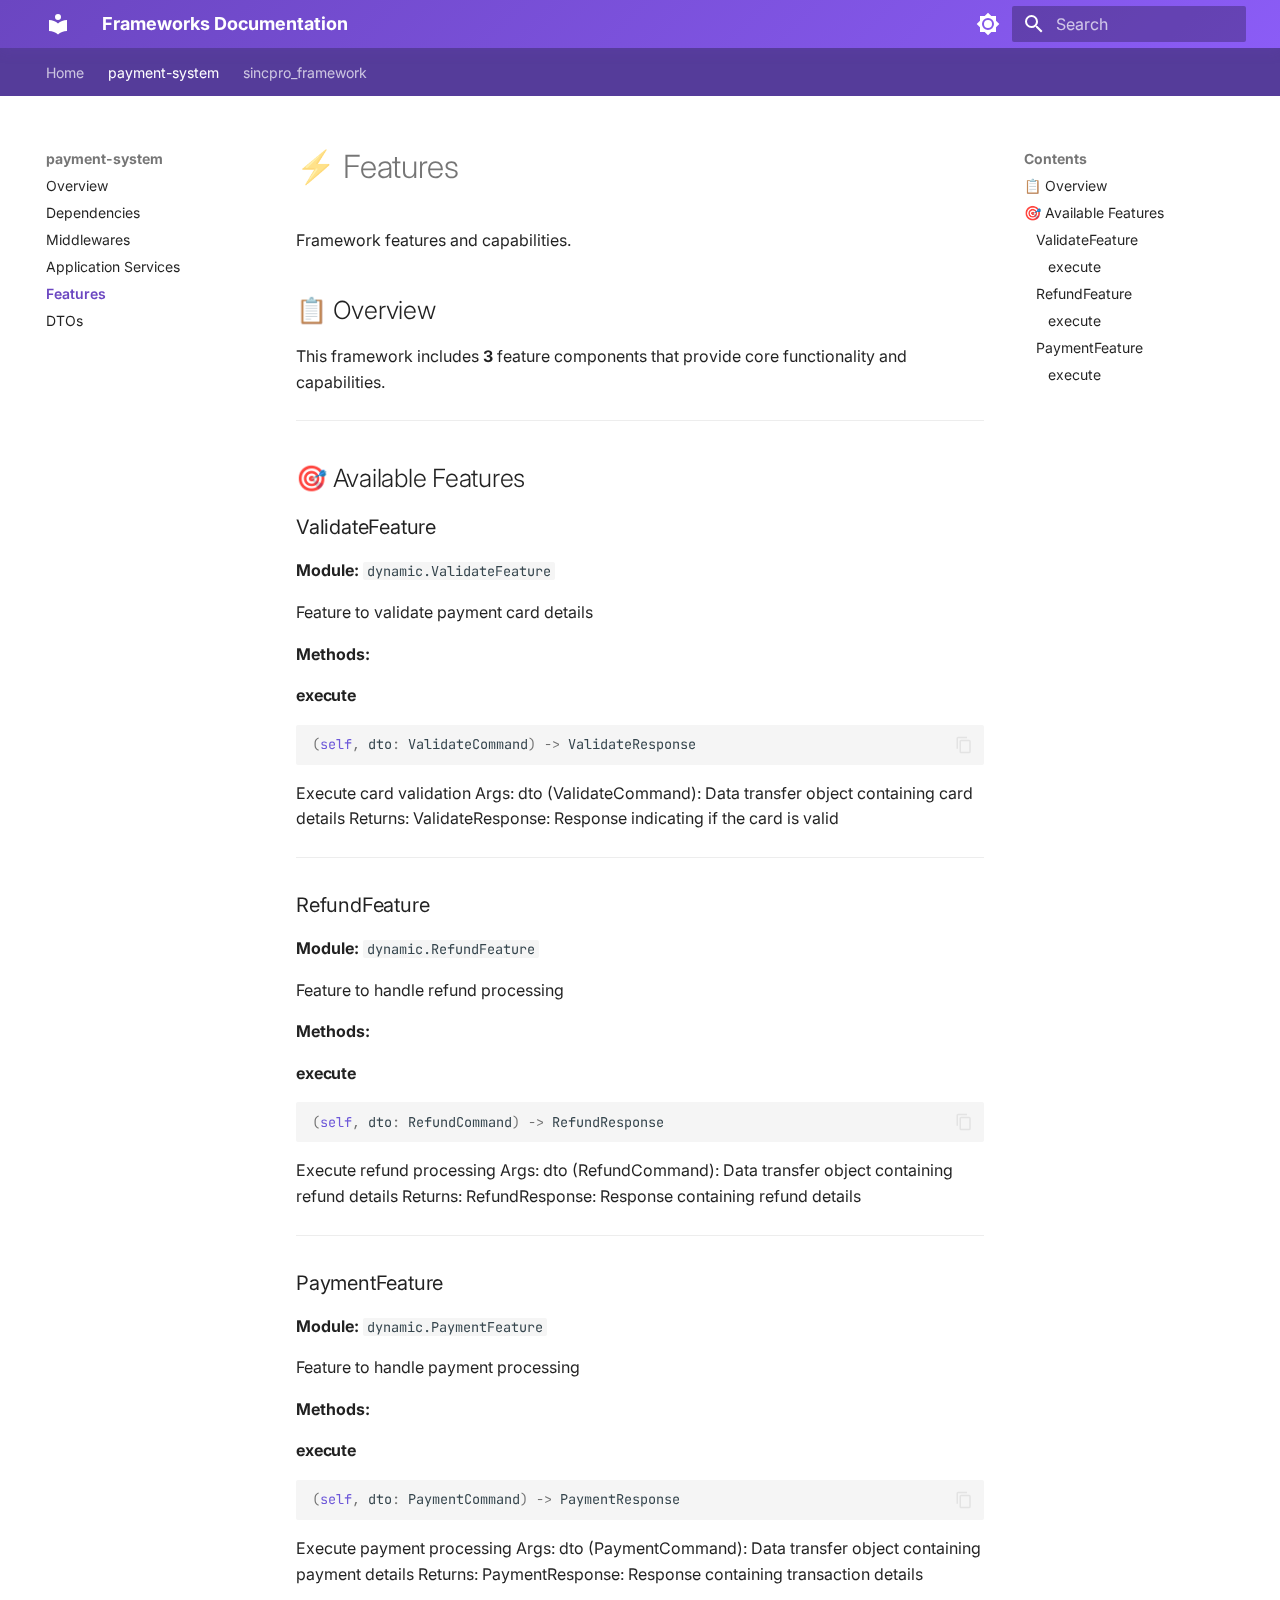
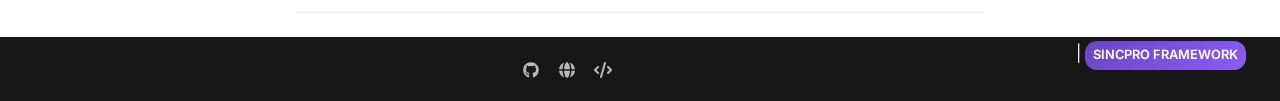
<file: examples/generated_docs/site/payment-system/features/index.html>
<!doctype html>
<html lang="en" class="no-js">
  <head>
    
      <meta charset="utf-8">
      <meta name="viewport" content="width=device-width,initial-scale=1">
      
        <meta name="description" content="Auto-generated documentation for framework components">
      
      
      
      
        <link rel="prev" href="../application-services/">
      
      
        <link rel="next" href="../dtos/">
      
      
      <link rel="icon" href="../../assets/images/favicon.png">
      <meta name="generator" content="mkdocs-1.6.1, mkdocs-material-9.6.16">
    
    
      
        <title>Features - Frameworks Documentation</title>
      
    
    
      <link rel="stylesheet" href="../../assets/stylesheets/main.7e37652d.min.css">
      
        
        <link rel="stylesheet" href="../../assets/stylesheets/palette.06af60db.min.css">
      
      


    
    
      
    
    
      
        
        
        <link rel="preconnect" href="https://fonts.gstatic.com" crossorigin>
        <link rel="stylesheet" href="https://fonts.googleapis.com/css?family=Inter:300,300i,400,400i,700,700i%7CJetBrains+Mono:400,400i,700,700i&display=fallback">
        <style>:root{--md-text-font:"Inter";--md-code-font:"JetBrains Mono"}</style>
      
    
    
      <link rel="stylesheet" href="../../assets/_mkdocstrings.css">
    
      <link rel="stylesheet" href="../../assets/css/sincpro-theme.css">
    
    <script>__md_scope=new URL("../..",location),__md_hash=e=>[...e].reduce(((e,_)=>(e<<5)-e+_.charCodeAt(0)),0),__md_get=(e,_=localStorage,t=__md_scope)=>JSON.parse(_.getItem(t.pathname+"."+e)),__md_set=(e,_,t=localStorage,a=__md_scope)=>{try{t.setItem(a.pathname+"."+e,JSON.stringify(_))}catch(e){}}</script>
    
      

    
    
    
  </head>
  
  
    
    
      
    
    
    
    
    <body dir="ltr" data-md-color-scheme="default" data-md-color-primary="deep-purple" data-md-color-accent="purple">
  
    
    <input class="md-toggle" data-md-toggle="drawer" type="checkbox" id="__drawer" autocomplete="off">
    <input class="md-toggle" data-md-toggle="search" type="checkbox" id="__search" autocomplete="off">
    <label class="md-overlay" for="__drawer"></label>
    <div data-md-component="skip">
      
        
        <a href="#features" class="md-skip">
          Skip to content
        </a>
      
    </div>
    <div data-md-component="announce">
      
    </div>
    
    
      

<header class="md-header" data-md-component="header">
  <nav class="md-header__inner md-grid" aria-label="Header">
    <a href="../.." title="Frameworks Documentation" class="md-header__button md-logo" aria-label="Frameworks Documentation" data-md-component="logo">
      
  
  <svg xmlns="http://www.w3.org/2000/svg" viewBox="0 0 24 24"><path d="M12 8a3 3 0 0 0 3-3 3 3 0 0 0-3-3 3 3 0 0 0-3 3 3 3 0 0 0 3 3m0 3.54C9.64 9.35 6.5 8 3 8v11c3.5 0 6.64 1.35 9 3.54 2.36-2.19 5.5-3.54 9-3.54V8c-3.5 0-6.64 1.35-9 3.54"/></svg>

    </a>
    <label class="md-header__button md-icon" for="__drawer">
      
      <svg xmlns="http://www.w3.org/2000/svg" viewBox="0 0 24 24"><path d="M3 6h18v2H3zm0 5h18v2H3zm0 5h18v2H3z"/></svg>
    </label>
    <div class="md-header__title" data-md-component="header-title">
      <div class="md-header__ellipsis">
        <div class="md-header__topic">
          <span class="md-ellipsis">
            Frameworks Documentation
          </span>
        </div>
        <div class="md-header__topic" data-md-component="header-topic">
          <span class="md-ellipsis">
            
              Features
            
          </span>
        </div>
      </div>
    </div>
    
      
        <form class="md-header__option" data-md-component="palette">
  
    
    
    
    <input class="md-option" data-md-color-media="(prefers-color-scheme: light)" data-md-color-scheme="default" data-md-color-primary="deep-purple" data-md-color-accent="purple"  aria-label="Switch to dark mode"  type="radio" name="__palette" id="__palette_0">
    
      <label class="md-header__button md-icon" title="Switch to dark mode" for="__palette_1" hidden>
        <svg xmlns="http://www.w3.org/2000/svg" viewBox="0 0 24 24"><path d="M12 8a4 4 0 0 0-4 4 4 4 0 0 0 4 4 4 4 0 0 0 4-4 4 4 0 0 0-4-4m0 10a6 6 0 0 1-6-6 6 6 0 0 1 6-6 6 6 0 0 1 6 6 6 6 0 0 1-6 6m8-9.31V4h-4.69L12 .69 8.69 4H4v4.69L.69 12 4 15.31V20h4.69L12 23.31 15.31 20H20v-4.69L23.31 12z"/></svg>
      </label>
    
  
    
    
    
    <input class="md-option" data-md-color-media="(prefers-color-scheme: dark)" data-md-color-scheme="slate" data-md-color-primary="deep-purple" data-md-color-accent="purple"  aria-label="Switch to light mode"  type="radio" name="__palette" id="__palette_1">
    
      <label class="md-header__button md-icon" title="Switch to light mode" for="__palette_0" hidden>
        <svg xmlns="http://www.w3.org/2000/svg" viewBox="0 0 24 24"><path d="M12 18c-.89 0-1.74-.2-2.5-.55C11.56 16.5 13 14.42 13 12s-1.44-4.5-3.5-5.45C10.26 6.2 11.11 6 12 6a6 6 0 0 1 6 6 6 6 0 0 1-6 6m8-9.31V4h-4.69L12 .69 8.69 4H4v4.69L.69 12 4 15.31V20h4.69L12 23.31 15.31 20H20v-4.69L23.31 12z"/></svg>
      </label>
    
  
</form>
      
    
    
      <script>var palette=__md_get("__palette");if(palette&&palette.color){if("(prefers-color-scheme)"===palette.color.media){var media=matchMedia("(prefers-color-scheme: light)"),input=document.querySelector(media.matches?"[data-md-color-media='(prefers-color-scheme: light)']":"[data-md-color-media='(prefers-color-scheme: dark)']");palette.color.media=input.getAttribute("data-md-color-media"),palette.color.scheme=input.getAttribute("data-md-color-scheme"),palette.color.primary=input.getAttribute("data-md-color-primary"),palette.color.accent=input.getAttribute("data-md-color-accent")}for(var[key,value]of Object.entries(palette.color))document.body.setAttribute("data-md-color-"+key,value)}</script>
    
    
    
      
      
        <label class="md-header__button md-icon" for="__search">
          
          <svg xmlns="http://www.w3.org/2000/svg" viewBox="0 0 24 24"><path d="M9.5 3A6.5 6.5 0 0 1 16 9.5c0 1.61-.59 3.09-1.56 4.23l.27.27h.79l5 5-1.5 1.5-5-5v-.79l-.27-.27A6.52 6.52 0 0 1 9.5 16 6.5 6.5 0 0 1 3 9.5 6.5 6.5 0 0 1 9.5 3m0 2C7 5 5 7 5 9.5S7 14 9.5 14 14 12 14 9.5 12 5 9.5 5"/></svg>
        </label>
        <div class="md-search" data-md-component="search" role="dialog">
  <label class="md-search__overlay" for="__search"></label>
  <div class="md-search__inner" role="search">
    <form class="md-search__form" name="search">
      <input type="text" class="md-search__input" name="query" aria-label="Search" placeholder="Search" autocapitalize="off" autocorrect="off" autocomplete="off" spellcheck="false" data-md-component="search-query" required>
      <label class="md-search__icon md-icon" for="__search">
        
        <svg xmlns="http://www.w3.org/2000/svg" viewBox="0 0 24 24"><path d="M9.5 3A6.5 6.5 0 0 1 16 9.5c0 1.61-.59 3.09-1.56 4.23l.27.27h.79l5 5-1.5 1.5-5-5v-.79l-.27-.27A6.52 6.52 0 0 1 9.5 16 6.5 6.5 0 0 1 3 9.5 6.5 6.5 0 0 1 9.5 3m0 2C7 5 5 7 5 9.5S7 14 9.5 14 14 12 14 9.5 12 5 9.5 5"/></svg>
        
        <svg xmlns="http://www.w3.org/2000/svg" viewBox="0 0 24 24"><path d="M20 11v2H8l5.5 5.5-1.42 1.42L4.16 12l7.92-7.92L13.5 5.5 8 11z"/></svg>
      </label>
      <nav class="md-search__options" aria-label="Search">
        
          <a href="javascript:void(0)" class="md-search__icon md-icon" title="Share" aria-label="Share" data-clipboard data-clipboard-text="" data-md-component="search-share" tabindex="-1">
            
            <svg xmlns="http://www.w3.org/2000/svg" viewBox="0 0 24 24"><path d="M18 16.08c-.76 0-1.44.3-1.96.77L8.91 12.7c.05-.23.09-.46.09-.7s-.04-.47-.09-.7l7.05-4.11c.54.5 1.25.81 2.04.81a3 3 0 0 0 3-3 3 3 0 0 0-3-3 3 3 0 0 0-3 3c0 .24.04.47.09.7L8.04 9.81C7.5 9.31 6.79 9 6 9a3 3 0 0 0-3 3 3 3 0 0 0 3 3c.79 0 1.5-.31 2.04-.81l7.12 4.15c-.05.21-.08.43-.08.66 0 1.61 1.31 2.91 2.92 2.91s2.92-1.3 2.92-2.91A2.92 2.92 0 0 0 18 16.08"/></svg>
          </a>
        
        <button type="reset" class="md-search__icon md-icon" title="Clear" aria-label="Clear" tabindex="-1">
          
          <svg xmlns="http://www.w3.org/2000/svg" viewBox="0 0 24 24"><path d="M19 6.41 17.59 5 12 10.59 6.41 5 5 6.41 10.59 12 5 17.59 6.41 19 12 13.41 17.59 19 19 17.59 13.41 12z"/></svg>
        </button>
      </nav>
      
        <div class="md-search__suggest" data-md-component="search-suggest"></div>
      
    </form>
    <div class="md-search__output">
      <div class="md-search__scrollwrap" tabindex="0" data-md-scrollfix>
        <div class="md-search-result" data-md-component="search-result">
          <div class="md-search-result__meta">
            Initializing search
          </div>
          <ol class="md-search-result__list" role="presentation"></ol>
        </div>
      </div>
    </div>
  </div>
</div>
      
    
    
  </nav>
  
</header>
    
    <div class="md-container" data-md-component="container">
      
      
        
          
            
<nav class="md-tabs" aria-label="Tabs" data-md-component="tabs">
  <div class="md-grid">
    <ul class="md-tabs__list">
      
        
  
  
  
  
    <li class="md-tabs__item">
      <a href="../.." class="md-tabs__link">
        
  
  
    
  
  Home

      </a>
    </li>
  

      
        
  
  
  
    
  
  
    
    
      <li class="md-tabs__item md-tabs__item--active">
        <a href="../" class="md-tabs__link">
          
  
  
  payment-system

        </a>
      </li>
    
  

      
        
  
  
  
  
    
    
      <li class="md-tabs__item">
        <a href="../../sincpro-framework/" class="md-tabs__link">
          
  
  
  sincpro_framework

        </a>
      </li>
    
  

      
    </ul>
  </div>
</nav>
          
        
      
      <main class="md-main" data-md-component="main">
        <div class="md-main__inner md-grid">
          
            
              
              <div class="md-sidebar md-sidebar--primary" data-md-component="sidebar" data-md-type="navigation" >
                <div class="md-sidebar__scrollwrap">
                  <div class="md-sidebar__inner">
                    


  


<nav class="md-nav md-nav--primary md-nav--lifted" aria-label="Navigation" data-md-level="0">
  <label class="md-nav__title" for="__drawer">
    <a href="../.." title="Frameworks Documentation" class="md-nav__button md-logo" aria-label="Frameworks Documentation" data-md-component="logo">
      
  
  <svg xmlns="http://www.w3.org/2000/svg" viewBox="0 0 24 24"><path d="M12 8a3 3 0 0 0 3-3 3 3 0 0 0-3-3 3 3 0 0 0-3 3 3 3 0 0 0 3 3m0 3.54C9.64 9.35 6.5 8 3 8v11c3.5 0 6.64 1.35 9 3.54 2.36-2.19 5.5-3.54 9-3.54V8c-3.5 0-6.64 1.35-9 3.54"/></svg>

    </a>
    Frameworks Documentation
  </label>
  
  <ul class="md-nav__list" data-md-scrollfix>
    
      
      
  
  
  
  
    <li class="md-nav__item">
      <a href="../.." class="md-nav__link">
        
  
  
  <span class="md-ellipsis">
    Home
    
  </span>
  

      </a>
    </li>
  

    
      
      
  
  
    
  
  
  
    
    
    
    
      
        
        
      
      
        
      
    
    
    <li class="md-nav__item md-nav__item--active md-nav__item--section md-nav__item--nested">
      
        
        
        <input class="md-nav__toggle md-toggle " type="checkbox" id="__nav_2" checked>
        
          
          <label class="md-nav__link" for="__nav_2" id="__nav_2_label" tabindex="">
            
  
  
  <span class="md-ellipsis">
    payment-system
    
  </span>
  

            <span class="md-nav__icon md-icon"></span>
          </label>
        
        <nav class="md-nav" data-md-level="1" aria-labelledby="__nav_2_label" aria-expanded="true">
          <label class="md-nav__title" for="__nav_2">
            <span class="md-nav__icon md-icon"></span>
            payment-system
          </label>
          <ul class="md-nav__list" data-md-scrollfix>
            
              
                
  
  
  
  
    <li class="md-nav__item">
      <a href="../" class="md-nav__link">
        
  
  
  <span class="md-ellipsis">
    Overview
    
  </span>
  

      </a>
    </li>
  

              
            
              
                
  
  
  
  
    <li class="md-nav__item">
      <a href="../dependencies/" class="md-nav__link">
        
  
  
  <span class="md-ellipsis">
    Dependencies
    
  </span>
  

      </a>
    </li>
  

              
            
              
                
  
  
  
  
    <li class="md-nav__item">
      <a href="../middlewares/" class="md-nav__link">
        
  
  
  <span class="md-ellipsis">
    Middlewares
    
  </span>
  

      </a>
    </li>
  

              
            
              
                
  
  
  
  
    <li class="md-nav__item">
      <a href="../application-services/" class="md-nav__link">
        
  
  
  <span class="md-ellipsis">
    Application Services
    
  </span>
  

      </a>
    </li>
  

              
            
              
                
  
  
    
  
  
  
    <li class="md-nav__item md-nav__item--active">
      
      <input class="md-nav__toggle md-toggle" type="checkbox" id="__toc">
      
      
        
      
      
        <label class="md-nav__link md-nav__link--active" for="__toc">
          
  
  
  <span class="md-ellipsis">
    Features
    
  </span>
  

          <span class="md-nav__icon md-icon"></span>
        </label>
      
      <a href="./" class="md-nav__link md-nav__link--active">
        
  
  
  <span class="md-ellipsis">
    Features
    
  </span>
  

      </a>
      
        

  

<nav class="md-nav md-nav--secondary" aria-label="Contents">
  
  
  
    
  
  
    <label class="md-nav__title" for="__toc">
      <span class="md-nav__icon md-icon"></span>
      Contents
    </label>
    <ul class="md-nav__list" data-md-component="toc" data-md-scrollfix>
      
        <li class="md-nav__item">
  <a href="#overview" class="md-nav__link">
    <span class="md-ellipsis">
      📋 Overview
    </span>
  </a>
  
</li>
      
        <li class="md-nav__item">
  <a href="#available-features" class="md-nav__link">
    <span class="md-ellipsis">
      🎯 Available Features
    </span>
  </a>
  
    <nav class="md-nav" aria-label="🎯 Available Features">
      <ul class="md-nav__list">
        
          <li class="md-nav__item">
  <a href="#validatefeature" class="md-nav__link">
    <span class="md-ellipsis">
      ValidateFeature
    </span>
  </a>
  
    <nav class="md-nav" aria-label="ValidateFeature">
      <ul class="md-nav__list">
        
          <li class="md-nav__item">
  <a href="#execute" class="md-nav__link">
    <span class="md-ellipsis">
      execute
    </span>
  </a>
  
</li>
        
      </ul>
    </nav>
  
</li>
        
          <li class="md-nav__item">
  <a href="#refundfeature" class="md-nav__link">
    <span class="md-ellipsis">
      RefundFeature
    </span>
  </a>
  
    <nav class="md-nav" aria-label="RefundFeature">
      <ul class="md-nav__list">
        
          <li class="md-nav__item">
  <a href="#execute_1" class="md-nav__link">
    <span class="md-ellipsis">
      execute
    </span>
  </a>
  
</li>
        
      </ul>
    </nav>
  
</li>
        
          <li class="md-nav__item">
  <a href="#paymentfeature" class="md-nav__link">
    <span class="md-ellipsis">
      PaymentFeature
    </span>
  </a>
  
    <nav class="md-nav" aria-label="PaymentFeature">
      <ul class="md-nav__list">
        
          <li class="md-nav__item">
  <a href="#execute_2" class="md-nav__link">
    <span class="md-ellipsis">
      execute
    </span>
  </a>
  
</li>
        
      </ul>
    </nav>
  
</li>
        
      </ul>
    </nav>
  
</li>
      
    </ul>
  
</nav>
      
    </li>
  

              
            
              
                
  
  
  
  
    <li class="md-nav__item">
      <a href="../dtos/" class="md-nav__link">
        
  
  
  <span class="md-ellipsis">
    DTOs
    
  </span>
  

      </a>
    </li>
  

              
            
          </ul>
        </nav>
      
    </li>
  

    
      
      
  
  
  
  
    
    
    
    
      
      
        
      
    
    
    <li class="md-nav__item md-nav__item--nested">
      
        
        
          
        
        <input class="md-nav__toggle md-toggle md-toggle--indeterminate" type="checkbox" id="__nav_3" >
        
          
          <label class="md-nav__link" for="__nav_3" id="__nav_3_label" tabindex="0">
            
  
  
  <span class="md-ellipsis">
    sincpro_framework
    
  </span>
  

            <span class="md-nav__icon md-icon"></span>
          </label>
        
        <nav class="md-nav" data-md-level="1" aria-labelledby="__nav_3_label" aria-expanded="false">
          <label class="md-nav__title" for="__nav_3">
            <span class="md-nav__icon md-icon"></span>
            sincpro_framework
          </label>
          <ul class="md-nav__list" data-md-scrollfix>
            
              
                
  
  
  
  
    <li class="md-nav__item">
      <a href="../../sincpro-framework/" class="md-nav__link">
        
  
  
  <span class="md-ellipsis">
    Overview
    
  </span>
  

      </a>
    </li>
  

              
            
              
                
  
  
  
  
    <li class="md-nav__item">
      <a href="../../sincpro-framework/dependencies/" class="md-nav__link">
        
  
  
  <span class="md-ellipsis">
    Dependencies
    
  </span>
  

      </a>
    </li>
  

              
            
              
                
  
  
  
  
    <li class="md-nav__item">
      <a href="../../sincpro-framework/middlewares/" class="md-nav__link">
        
  
  
  <span class="md-ellipsis">
    Middlewares
    
  </span>
  

      </a>
    </li>
  

              
            
              
                
  
  
  
  
    <li class="md-nav__item">
      <a href="../../sincpro-framework/application-services/" class="md-nav__link">
        
  
  
  <span class="md-ellipsis">
    Application Services
    
  </span>
  

      </a>
    </li>
  

              
            
              
                
  
  
  
  
    <li class="md-nav__item">
      <a href="../../sincpro-framework/features/" class="md-nav__link">
        
  
  
  <span class="md-ellipsis">
    Features
    
  </span>
  

      </a>
    </li>
  

              
            
              
                
  
  
  
  
    <li class="md-nav__item">
      <a href="../../sincpro-framework/dtos/" class="md-nav__link">
        
  
  
  <span class="md-ellipsis">
    DTOs
    
  </span>
  

      </a>
    </li>
  

              
            
          </ul>
        </nav>
      
    </li>
  

    
  </ul>
</nav>
                  </div>
                </div>
              </div>
            
            
              
              <div class="md-sidebar md-sidebar--secondary" data-md-component="sidebar" data-md-type="toc" >
                <div class="md-sidebar__scrollwrap">
                  <div class="md-sidebar__inner">
                    

  

<nav class="md-nav md-nav--secondary" aria-label="Contents">
  
  
  
    
  
  
    <label class="md-nav__title" for="__toc">
      <span class="md-nav__icon md-icon"></span>
      Contents
    </label>
    <ul class="md-nav__list" data-md-component="toc" data-md-scrollfix>
      
        <li class="md-nav__item">
  <a href="#overview" class="md-nav__link">
    <span class="md-ellipsis">
      📋 Overview
    </span>
  </a>
  
</li>
      
        <li class="md-nav__item">
  <a href="#available-features" class="md-nav__link">
    <span class="md-ellipsis">
      🎯 Available Features
    </span>
  </a>
  
    <nav class="md-nav" aria-label="🎯 Available Features">
      <ul class="md-nav__list">
        
          <li class="md-nav__item">
  <a href="#validatefeature" class="md-nav__link">
    <span class="md-ellipsis">
      ValidateFeature
    </span>
  </a>
  
    <nav class="md-nav" aria-label="ValidateFeature">
      <ul class="md-nav__list">
        
          <li class="md-nav__item">
  <a href="#execute" class="md-nav__link">
    <span class="md-ellipsis">
      execute
    </span>
  </a>
  
</li>
        
      </ul>
    </nav>
  
</li>
        
          <li class="md-nav__item">
  <a href="#refundfeature" class="md-nav__link">
    <span class="md-ellipsis">
      RefundFeature
    </span>
  </a>
  
    <nav class="md-nav" aria-label="RefundFeature">
      <ul class="md-nav__list">
        
          <li class="md-nav__item">
  <a href="#execute_1" class="md-nav__link">
    <span class="md-ellipsis">
      execute
    </span>
  </a>
  
</li>
        
      </ul>
    </nav>
  
</li>
        
          <li class="md-nav__item">
  <a href="#paymentfeature" class="md-nav__link">
    <span class="md-ellipsis">
      PaymentFeature
    </span>
  </a>
  
    <nav class="md-nav" aria-label="PaymentFeature">
      <ul class="md-nav__list">
        
          <li class="md-nav__item">
  <a href="#execute_2" class="md-nav__link">
    <span class="md-ellipsis">
      execute
    </span>
  </a>
  
</li>
        
      </ul>
    </nav>
  
</li>
        
      </ul>
    </nav>
  
</li>
      
    </ul>
  
</nav>
                  </div>
                </div>
              </div>
            
          
          
            <div class="md-content" data-md-component="content">
              <article class="md-content__inner md-typeset">
                
                  



<h1 id="features">⚡ Features<a class="headerlink" href="#features" title="Permanent link">🔗</a></h1>
<p>Framework features and capabilities.</p>
<h2 id="overview">📋 Overview<a class="headerlink" href="#overview" title="Permanent link">🔗</a></h2>
<p>This framework includes <strong>3</strong> feature components that provide
core functionality and capabilities.</p>
<hr />
<h2 id="available-features">🎯 Available Features<a class="headerlink" href="#available-features" title="Permanent link">🔗</a></h2>
<h3 id="validatefeature">ValidateFeature<a class="headerlink" href="#validatefeature" title="Permanent link">🔗</a></h3>
<p><strong>Module:</strong> <code>dynamic.ValidateFeature</code></p>
<p>Feature to validate payment card details</p>
<p><strong>Methods:</strong></p>
<h4 id="execute">execute<a class="headerlink" href="#execute" title="Permanent link">🔗</a></h4>
<div class="language-python highlight"><pre><span></span><code><span id="__span-0-1"><a id="__codelineno-0-1" name="__codelineno-0-1" href="#__codelineno-0-1"></a><span class="p">(</span><span class="bp">self</span><span class="p">,</span> <span class="n">dto</span><span class="p">:</span> <span class="n">ValidateCommand</span><span class="p">)</span> <span class="o">-&gt;</span> <span class="n">ValidateResponse</span>
</span></code></pre></div>
<p>Execute card validation
Args:
    dto (ValidateCommand): Data transfer object containing card details
Returns:
    ValidateResponse: Response indicating if the card is valid</p>
<hr />
<h3 id="refundfeature">RefundFeature<a class="headerlink" href="#refundfeature" title="Permanent link">🔗</a></h3>
<p><strong>Module:</strong> <code>dynamic.RefundFeature</code></p>
<p>Feature to handle refund processing</p>
<p><strong>Methods:</strong></p>
<h4 id="execute_1">execute<a class="headerlink" href="#execute_1" title="Permanent link">🔗</a></h4>
<div class="language-python highlight"><pre><span></span><code><span id="__span-1-1"><a id="__codelineno-1-1" name="__codelineno-1-1" href="#__codelineno-1-1"></a><span class="p">(</span><span class="bp">self</span><span class="p">,</span> <span class="n">dto</span><span class="p">:</span> <span class="n">RefundCommand</span><span class="p">)</span> <span class="o">-&gt;</span> <span class="n">RefundResponse</span>
</span></code></pre></div>
<p>Execute refund processing
Args:
    dto (RefundCommand): Data transfer object containing refund details
Returns:
    RefundResponse: Response containing refund details</p>
<hr />
<h3 id="paymentfeature">PaymentFeature<a class="headerlink" href="#paymentfeature" title="Permanent link">🔗</a></h3>
<p><strong>Module:</strong> <code>dynamic.PaymentFeature</code></p>
<p>Feature to handle payment processing</p>
<p><strong>Methods:</strong></p>
<h4 id="execute_2">execute<a class="headerlink" href="#execute_2" title="Permanent link">🔗</a></h4>
<div class="language-python highlight"><pre><span></span><code><span id="__span-2-1"><a id="__codelineno-2-1" name="__codelineno-2-1" href="#__codelineno-2-1"></a><span class="p">(</span><span class="bp">self</span><span class="p">,</span> <span class="n">dto</span><span class="p">:</span> <span class="n">PaymentCommand</span><span class="p">)</span> <span class="o">-&gt;</span> <span class="n">PaymentResponse</span>
</span></code></pre></div>
<p>Execute payment processing
Args:
    dto (PaymentCommand): Data transfer object containing payment details
Returns:
    PaymentResponse: Response containing transaction details</p>
<hr />












                
              </article>
            </div>
          
          
  <script>var tabs=__md_get("__tabs");if(Array.isArray(tabs))e:for(var set of document.querySelectorAll(".tabbed-set")){var labels=set.querySelector(".tabbed-labels");for(var tab of tabs)for(var label of labels.getElementsByTagName("label"))if(label.innerText.trim()===tab){var input=document.getElementById(label.htmlFor);input.checked=!0;continue e}}</script>

<script>var target=document.getElementById(location.hash.slice(1));target&&target.name&&(target.checked=target.name.startsWith("__tabbed_"))</script>
        </div>
        
          <button type="button" class="md-top md-icon" data-md-component="top" hidden>
  
  <svg xmlns="http://www.w3.org/2000/svg" viewBox="0 0 24 24"><path d="M13 20h-2V8l-5.5 5.5-1.42-1.42L12 4.16l7.92 7.92-1.42 1.42L13 8z"/></svg>
  Back to top
</button>
        
      </main>
      
        <footer class="md-footer">
  
  <div class="md-footer-meta md-typeset">
    <div class="md-footer-meta__inner md-grid">
      <div class="md-copyright">
  
  
</div>
      
        <div class="md-social">
  
    
    
    
    
    <a href="https://github.com/sincpro" target="_blank" rel="noopener" title="Sincpro on GitHub" class="md-social__link">
      <svg xmlns="http://www.w3.org/2000/svg" viewBox="0 0 512 512"><!--! Font Awesome Free 7.0.0 by @fontawesome - https://fontawesome.com License - https://fontawesome.com/license/free (Icons: CC BY 4.0, Fonts: SIL OFL 1.1, Code: MIT License) Copyright 2025 Fonticons, Inc.--><path fill="currentColor" d="M173.9 397.4c0 2-2.3 3.6-5.2 3.6-3.3.3-5.6-1.3-5.6-3.6 0-2 2.3-3.6 5.2-3.6 3-.3 5.6 1.3 5.6 3.6m-31.1-4.5c-.7 2 1.3 4.3 4.3 4.9 2.6 1 5.6 0 6.2-2s-1.3-4.3-4.3-5.2c-2.6-.7-5.5.3-6.2 2.3m44.2-1.7c-2.9.7-4.9 2.6-4.6 4.9.3 2 2.9 3.3 5.9 2.6 2.9-.7 4.9-2.6 4.6-4.6-.3-1.9-3-3.2-5.9-2.9M252.8 8C114.1 8 8 113.3 8 252c0 110.9 69.8 205.8 169.5 239.2 12.8 2.3 17.3-5.6 17.3-12.1 0-6.2-.3-40.4-.3-61.4 0 0-70 15-84.7-29.8 0 0-11.4-29.1-27.8-36.6 0 0-22.9-15.7 1.6-15.4 0 0 24.9 2 38.6 25.8 21.9 38.6 58.6 27.5 72.9 20.9 2.3-16 8.8-27.1 16-33.7-55.9-6.2-112.3-14.3-112.3-110.5 0-27.5 7.6-41.3 23.6-58.9-2.6-6.5-11.1-33.3 2.6-67.9 20.9-6.5 69 27 69 27 20-5.6 41.5-8.5 62.8-8.5s42.8 2.9 62.8 8.5c0 0 48.1-33.6 69-27 13.7 34.7 5.2 61.4 2.6 67.9 16 17.7 25.8 31.5 25.8 58.9 0 96.5-58.9 104.2-114.8 110.5 9.2 7.9 17 22.9 17 46.4 0 33.7-.3 75.4-.3 83.6 0 6.5 4.6 14.4 17.3 12.1C436.2 457.8 504 362.9 504 252 504 113.3 391.5 8 252.8 8M105.2 352.9c-1.3 1-1 3.3.7 5.2 1.6 1.6 3.9 2.3 5.2 1 1.3-1 1-3.3-.7-5.2-1.6-1.6-3.9-2.3-5.2-1m-10.8-8.1c-.7 1.3.3 2.9 2.3 3.9 1.6 1 3.6.7 4.3-.7.7-1.3-.3-2.9-2.3-3.9-2-.6-3.6-.3-4.3.7m32.4 35.6c-1.6 1.3-1 4.3 1.3 6.2 2.3 2.3 5.2 2.6 6.5 1 1.3-1.3.7-4.3-1.3-6.2-2.2-2.3-5.2-2.6-6.5-1m-11.4-14.7c-1.6 1-1.6 3.6 0 5.9s4.3 3.3 5.6 2.3c1.6-1.3 1.6-3.9 0-6.2-1.4-2.3-4-3.3-5.6-2"/></svg>
    </a>
  
    
    
    
    
    <a href="https://sincpro.com.bo" target="_blank" rel="noopener" title="Sincpro website" class="md-social__link">
      <svg xmlns="http://www.w3.org/2000/svg" viewBox="0 0 512 512"><!--! Font Awesome Free 7.0.0 by @fontawesome - https://fontawesome.com License - https://fontawesome.com/license/free (Icons: CC BY 4.0, Fonts: SIL OFL 1.1, Code: MIT License) Copyright 2025 Fonticons, Inc.--><path fill="currentColor" d="M351.9 280H161c2.9 64.5 17.2 123.9 37.5 167.4 11.4 24.5 23.7 41.8 35.1 52.4 11.2 10.5 18.9 12.2 22.9 12.2s11.7-1.7 22.9-12.2c11.4-10.6 23.7-28 35.1-52.4 20.3-43.5 34.6-102.9 37.5-167.4zm-191-48h190.9c-2.8-64.5-17.1-123.9-37.4-167.4-11.4-24.4-23.7-41.8-35.1-52.4C268.1 1.7 260.4 0 256.4 0s-11.7 1.7-22.9 12.2c-11.4 10.6-23.7 28-35.1 52.4-20.3 43.5-34.6 102.9-37.5 167.4m-48 0c3.5-85.6 25.6-165.1 57.9-217.3C78.7 47.3 10.9 131.2 1.5 232zM1.5 280c9.4 100.8 77.2 184.7 169.3 217.3-32.3-52.2-54.4-131.7-57.9-217.3zm398.4 0c-3.5 85.6-25.6 165.1-57.9 217.3 92.1-32.7 159.9-116.5 169.3-217.3zm111.4-48C501.9 131.2 434.1 47.3 342 14.7c32.3 52.2 54.4 131.7 57.9 217.3z"/></svg>
    </a>
  
    
    
    
    
    <a href="https://developers.sincpro.com.bo" target="_blank" rel="noopener" title="Developer portal" class="md-social__link">
      <svg xmlns="http://www.w3.org/2000/svg" viewBox="0 0 576 512"><!--! Font Awesome Free 7.0.0 by @fontawesome - https://fontawesome.com License - https://fontawesome.com/license/free (Icons: CC BY 4.0, Fonts: SIL OFL 1.1, Code: MIT License) Copyright 2025 Fonticons, Inc.--><path fill="currentColor" d="M360.8 1.2c-17-4.9-34.7 5-39.6 22l-128 448c-4.9 17 5 34.7 22 39.6s34.7-5 39.6-22l128-448c4.9-17-5-34.7-22-39.6m64.6 136.1c-12.5 12.5-12.5 32.8 0 45.3l73.4 73.4-73.4 73.4c-12.5 12.5-12.5 32.8 0 45.3s32.8 12.5 45.3 0l96-96c12.5-12.5 12.5-32.8 0-45.3l-96-96c-12.5-12.5-32.8-12.5-45.3 0zm-274.7 0c-12.5-12.5-32.8-12.5-45.3 0l-96 96c-12.5 12.5-12.5 32.8 0 45.3l96 96c12.5 12.5 32.8 12.5 45.3 0s12.5-32.8 0-45.3L77.3 256l73.3-73.4c12.5-12.5 12.5-32.8 0-45.3z"/></svg>
    </a>
  
</div>
      
    </div>
  </div>
</footer>
      
    </div>
    <div class="md-dialog" data-md-component="dialog">
      <div class="md-dialog__inner md-typeset"></div>
    </div>
    
    
    
      
      <script id="__config" type="application/json">{"base": "../..", "features": ["navigation.tabs", "navigation.sections", "navigation.expand", "navigation.top", "navigation.instant", "navigation.tracking", "search.highlight", "search.share", "search.suggest", "content.code.copy", "content.code.annotate", "content.tabs.link"], "search": "../../assets/javascripts/workers/search.d50fe291.min.js", "tags": null, "translations": {"clipboard.copied": "Copied to clipboard", "clipboard.copy": "Copy to clipboard", "search.result.more.one": "1 more on this page", "search.result.more.other": "# more on this page", "search.result.none": "No matching documents", "search.result.one": "1 matching document", "search.result.other": "# matching documents", "search.result.placeholder": "Type to start searching", "search.result.term.missing": "Missing", "select.version": "Select version"}, "version": null}</script>
    
    
      <script src="../../assets/javascripts/bundle.50899def.min.js"></script>
      
        <script src="../../assets/js/sincpro-analytics.js"></script>
      
    
  </body>
</html>
</file>
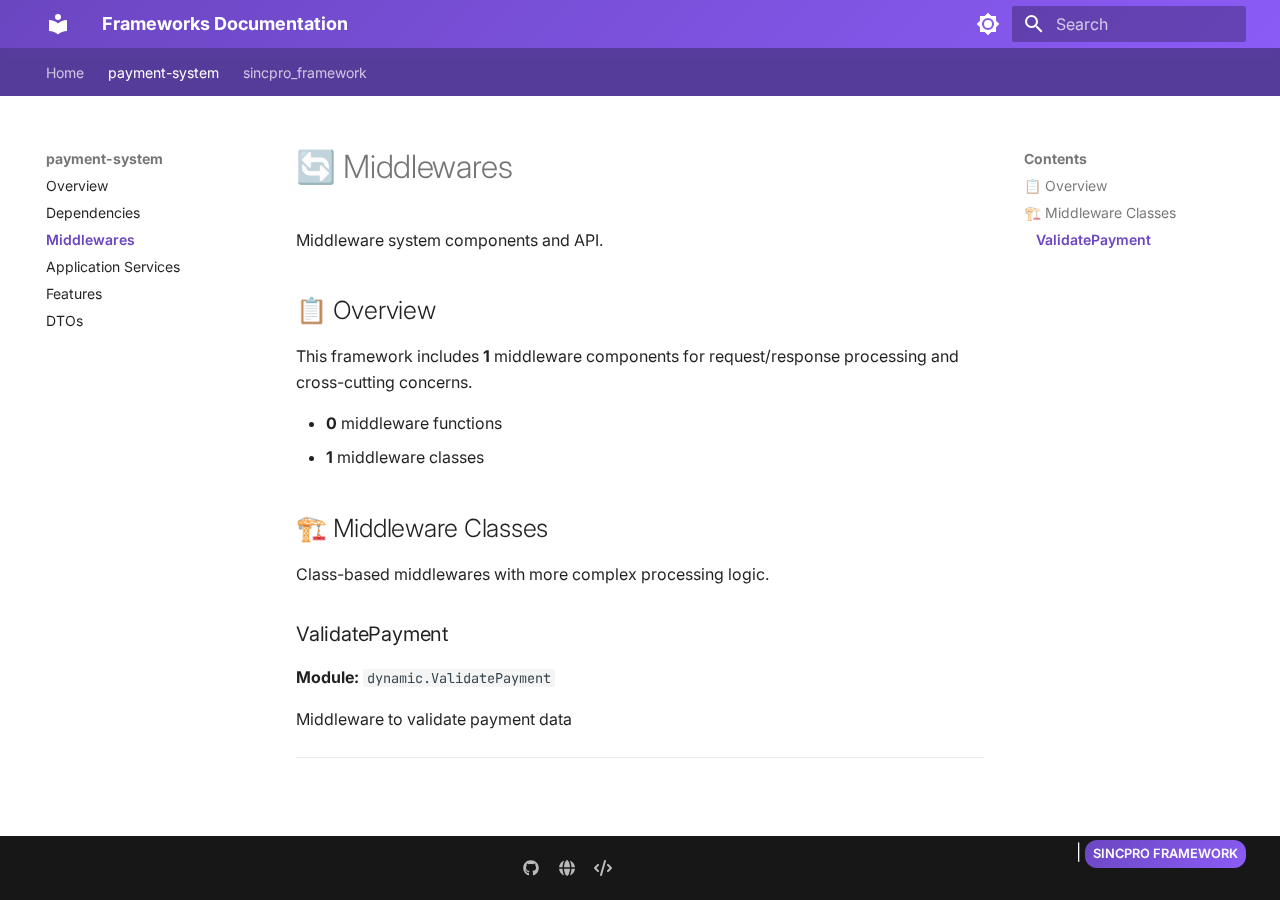
<file: examples/generated_docs/site/payment-system/middlewares/index.html>
<!doctype html>
<html lang="en" class="no-js">
  <head>
    
      <meta charset="utf-8">
      <meta name="viewport" content="width=device-width,initial-scale=1">
      
        <meta name="description" content="Auto-generated documentation for framework components">
      
      
      
      
        <link rel="prev" href="../dependencies/">
      
      
        <link rel="next" href="../application-services/">
      
      
      <link rel="icon" href="../../assets/images/favicon.png">
      <meta name="generator" content="mkdocs-1.6.1, mkdocs-material-9.6.16">
    
    
      
        <title>Middlewares - Frameworks Documentation</title>
      
    
    
      <link rel="stylesheet" href="../../assets/stylesheets/main.7e37652d.min.css">
      
        
        <link rel="stylesheet" href="../../assets/stylesheets/palette.06af60db.min.css">
      
      


    
    
      
    
    
      
        
        
        <link rel="preconnect" href="https://fonts.gstatic.com" crossorigin>
        <link rel="stylesheet" href="https://fonts.googleapis.com/css?family=Inter:300,300i,400,400i,700,700i%7CJetBrains+Mono:400,400i,700,700i&display=fallback">
        <style>:root{--md-text-font:"Inter";--md-code-font:"JetBrains Mono"}</style>
      
    
    
      <link rel="stylesheet" href="../../assets/_mkdocstrings.css">
    
      <link rel="stylesheet" href="../../assets/css/sincpro-theme.css">
    
    <script>__md_scope=new URL("../..",location),__md_hash=e=>[...e].reduce(((e,_)=>(e<<5)-e+_.charCodeAt(0)),0),__md_get=(e,_=localStorage,t=__md_scope)=>JSON.parse(_.getItem(t.pathname+"."+e)),__md_set=(e,_,t=localStorage,a=__md_scope)=>{try{t.setItem(a.pathname+"."+e,JSON.stringify(_))}catch(e){}}</script>
    
      

    
    
    
  </head>
  
  
    
    
      
    
    
    
    
    <body dir="ltr" data-md-color-scheme="default" data-md-color-primary="deep-purple" data-md-color-accent="purple">
  
    
    <input class="md-toggle" data-md-toggle="drawer" type="checkbox" id="__drawer" autocomplete="off">
    <input class="md-toggle" data-md-toggle="search" type="checkbox" id="__search" autocomplete="off">
    <label class="md-overlay" for="__drawer"></label>
    <div data-md-component="skip">
      
        
        <a href="#middlewares" class="md-skip">
          Skip to content
        </a>
      
    </div>
    <div data-md-component="announce">
      
    </div>
    
    
      

<header class="md-header" data-md-component="header">
  <nav class="md-header__inner md-grid" aria-label="Header">
    <a href="../.." title="Frameworks Documentation" class="md-header__button md-logo" aria-label="Frameworks Documentation" data-md-component="logo">
      
  
  <svg xmlns="http://www.w3.org/2000/svg" viewBox="0 0 24 24"><path d="M12 8a3 3 0 0 0 3-3 3 3 0 0 0-3-3 3 3 0 0 0-3 3 3 3 0 0 0 3 3m0 3.54C9.64 9.35 6.5 8 3 8v11c3.5 0 6.64 1.35 9 3.54 2.36-2.19 5.5-3.54 9-3.54V8c-3.5 0-6.64 1.35-9 3.54"/></svg>

    </a>
    <label class="md-header__button md-icon" for="__drawer">
      
      <svg xmlns="http://www.w3.org/2000/svg" viewBox="0 0 24 24"><path d="M3 6h18v2H3zm0 5h18v2H3zm0 5h18v2H3z"/></svg>
    </label>
    <div class="md-header__title" data-md-component="header-title">
      <div class="md-header__ellipsis">
        <div class="md-header__topic">
          <span class="md-ellipsis">
            Frameworks Documentation
          </span>
        </div>
        <div class="md-header__topic" data-md-component="header-topic">
          <span class="md-ellipsis">
            
              Middlewares
            
          </span>
        </div>
      </div>
    </div>
    
      
        <form class="md-header__option" data-md-component="palette">
  
    
    
    
    <input class="md-option" data-md-color-media="(prefers-color-scheme: light)" data-md-color-scheme="default" data-md-color-primary="deep-purple" data-md-color-accent="purple"  aria-label="Switch to dark mode"  type="radio" name="__palette" id="__palette_0">
    
      <label class="md-header__button md-icon" title="Switch to dark mode" for="__palette_1" hidden>
        <svg xmlns="http://www.w3.org/2000/svg" viewBox="0 0 24 24"><path d="M12 8a4 4 0 0 0-4 4 4 4 0 0 0 4 4 4 4 0 0 0 4-4 4 4 0 0 0-4-4m0 10a6 6 0 0 1-6-6 6 6 0 0 1 6-6 6 6 0 0 1 6 6 6 6 0 0 1-6 6m8-9.31V4h-4.69L12 .69 8.69 4H4v4.69L.69 12 4 15.31V20h4.69L12 23.31 15.31 20H20v-4.69L23.31 12z"/></svg>
      </label>
    
  
    
    
    
    <input class="md-option" data-md-color-media="(prefers-color-scheme: dark)" data-md-color-scheme="slate" data-md-color-primary="deep-purple" data-md-color-accent="purple"  aria-label="Switch to light mode"  type="radio" name="__palette" id="__palette_1">
    
      <label class="md-header__button md-icon" title="Switch to light mode" for="__palette_0" hidden>
        <svg xmlns="http://www.w3.org/2000/svg" viewBox="0 0 24 24"><path d="M12 18c-.89 0-1.74-.2-2.5-.55C11.56 16.5 13 14.42 13 12s-1.44-4.5-3.5-5.45C10.26 6.2 11.11 6 12 6a6 6 0 0 1 6 6 6 6 0 0 1-6 6m8-9.31V4h-4.69L12 .69 8.69 4H4v4.69L.69 12 4 15.31V20h4.69L12 23.31 15.31 20H20v-4.69L23.31 12z"/></svg>
      </label>
    
  
</form>
      
    
    
      <script>var palette=__md_get("__palette");if(palette&&palette.color){if("(prefers-color-scheme)"===palette.color.media){var media=matchMedia("(prefers-color-scheme: light)"),input=document.querySelector(media.matches?"[data-md-color-media='(prefers-color-scheme: light)']":"[data-md-color-media='(prefers-color-scheme: dark)']");palette.color.media=input.getAttribute("data-md-color-media"),palette.color.scheme=input.getAttribute("data-md-color-scheme"),palette.color.primary=input.getAttribute("data-md-color-primary"),palette.color.accent=input.getAttribute("data-md-color-accent")}for(var[key,value]of Object.entries(palette.color))document.body.setAttribute("data-md-color-"+key,value)}</script>
    
    
    
      
      
        <label class="md-header__button md-icon" for="__search">
          
          <svg xmlns="http://www.w3.org/2000/svg" viewBox="0 0 24 24"><path d="M9.5 3A6.5 6.5 0 0 1 16 9.5c0 1.61-.59 3.09-1.56 4.23l.27.27h.79l5 5-1.5 1.5-5-5v-.79l-.27-.27A6.52 6.52 0 0 1 9.5 16 6.5 6.5 0 0 1 3 9.5 6.5 6.5 0 0 1 9.5 3m0 2C7 5 5 7 5 9.5S7 14 9.5 14 14 12 14 9.5 12 5 9.5 5"/></svg>
        </label>
        <div class="md-search" data-md-component="search" role="dialog">
  <label class="md-search__overlay" for="__search"></label>
  <div class="md-search__inner" role="search">
    <form class="md-search__form" name="search">
      <input type="text" class="md-search__input" name="query" aria-label="Search" placeholder="Search" autocapitalize="off" autocorrect="off" autocomplete="off" spellcheck="false" data-md-component="search-query" required>
      <label class="md-search__icon md-icon" for="__search">
        
        <svg xmlns="http://www.w3.org/2000/svg" viewBox="0 0 24 24"><path d="M9.5 3A6.5 6.5 0 0 1 16 9.5c0 1.61-.59 3.09-1.56 4.23l.27.27h.79l5 5-1.5 1.5-5-5v-.79l-.27-.27A6.52 6.52 0 0 1 9.5 16 6.5 6.5 0 0 1 3 9.5 6.5 6.5 0 0 1 9.5 3m0 2C7 5 5 7 5 9.5S7 14 9.5 14 14 12 14 9.5 12 5 9.5 5"/></svg>
        
        <svg xmlns="http://www.w3.org/2000/svg" viewBox="0 0 24 24"><path d="M20 11v2H8l5.5 5.5-1.42 1.42L4.16 12l7.92-7.92L13.5 5.5 8 11z"/></svg>
      </label>
      <nav class="md-search__options" aria-label="Search">
        
          <a href="javascript:void(0)" class="md-search__icon md-icon" title="Share" aria-label="Share" data-clipboard data-clipboard-text="" data-md-component="search-share" tabindex="-1">
            
            <svg xmlns="http://www.w3.org/2000/svg" viewBox="0 0 24 24"><path d="M18 16.08c-.76 0-1.44.3-1.96.77L8.91 12.7c.05-.23.09-.46.09-.7s-.04-.47-.09-.7l7.05-4.11c.54.5 1.25.81 2.04.81a3 3 0 0 0 3-3 3 3 0 0 0-3-3 3 3 0 0 0-3 3c0 .24.04.47.09.7L8.04 9.81C7.5 9.31 6.79 9 6 9a3 3 0 0 0-3 3 3 3 0 0 0 3 3c.79 0 1.5-.31 2.04-.81l7.12 4.15c-.05.21-.08.43-.08.66 0 1.61 1.31 2.91 2.92 2.91s2.92-1.3 2.92-2.91A2.92 2.92 0 0 0 18 16.08"/></svg>
          </a>
        
        <button type="reset" class="md-search__icon md-icon" title="Clear" aria-label="Clear" tabindex="-1">
          
          <svg xmlns="http://www.w3.org/2000/svg" viewBox="0 0 24 24"><path d="M19 6.41 17.59 5 12 10.59 6.41 5 5 6.41 10.59 12 5 17.59 6.41 19 12 13.41 17.59 19 19 17.59 13.41 12z"/></svg>
        </button>
      </nav>
      
        <div class="md-search__suggest" data-md-component="search-suggest"></div>
      
    </form>
    <div class="md-search__output">
      <div class="md-search__scrollwrap" tabindex="0" data-md-scrollfix>
        <div class="md-search-result" data-md-component="search-result">
          <div class="md-search-result__meta">
            Initializing search
          </div>
          <ol class="md-search-result__list" role="presentation"></ol>
        </div>
      </div>
    </div>
  </div>
</div>
      
    
    
  </nav>
  
</header>
    
    <div class="md-container" data-md-component="container">
      
      
        
          
            
<nav class="md-tabs" aria-label="Tabs" data-md-component="tabs">
  <div class="md-grid">
    <ul class="md-tabs__list">
      
        
  
  
  
  
    <li class="md-tabs__item">
      <a href="../.." class="md-tabs__link">
        
  
  
    
  
  Home

      </a>
    </li>
  

      
        
  
  
  
    
  
  
    
    
      <li class="md-tabs__item md-tabs__item--active">
        <a href="../" class="md-tabs__link">
          
  
  
  payment-system

        </a>
      </li>
    
  

      
        
  
  
  
  
    
    
      <li class="md-tabs__item">
        <a href="../../sincpro-framework/" class="md-tabs__link">
          
  
  
  sincpro_framework

        </a>
      </li>
    
  

      
    </ul>
  </div>
</nav>
          
        
      
      <main class="md-main" data-md-component="main">
        <div class="md-main__inner md-grid">
          
            
              
              <div class="md-sidebar md-sidebar--primary" data-md-component="sidebar" data-md-type="navigation" >
                <div class="md-sidebar__scrollwrap">
                  <div class="md-sidebar__inner">
                    


  


<nav class="md-nav md-nav--primary md-nav--lifted" aria-label="Navigation" data-md-level="0">
  <label class="md-nav__title" for="__drawer">
    <a href="../.." title="Frameworks Documentation" class="md-nav__button md-logo" aria-label="Frameworks Documentation" data-md-component="logo">
      
  
  <svg xmlns="http://www.w3.org/2000/svg" viewBox="0 0 24 24"><path d="M12 8a3 3 0 0 0 3-3 3 3 0 0 0-3-3 3 3 0 0 0-3 3 3 3 0 0 0 3 3m0 3.54C9.64 9.35 6.5 8 3 8v11c3.5 0 6.64 1.35 9 3.54 2.36-2.19 5.5-3.54 9-3.54V8c-3.5 0-6.64 1.35-9 3.54"/></svg>

    </a>
    Frameworks Documentation
  </label>
  
  <ul class="md-nav__list" data-md-scrollfix>
    
      
      
  
  
  
  
    <li class="md-nav__item">
      <a href="../.." class="md-nav__link">
        
  
  
  <span class="md-ellipsis">
    Home
    
  </span>
  

      </a>
    </li>
  

    
      
      
  
  
    
  
  
  
    
    
    
    
      
        
        
      
      
        
      
    
    
    <li class="md-nav__item md-nav__item--active md-nav__item--section md-nav__item--nested">
      
        
        
        <input class="md-nav__toggle md-toggle " type="checkbox" id="__nav_2" checked>
        
          
          <label class="md-nav__link" for="__nav_2" id="__nav_2_label" tabindex="">
            
  
  
  <span class="md-ellipsis">
    payment-system
    
  </span>
  

            <span class="md-nav__icon md-icon"></span>
          </label>
        
        <nav class="md-nav" data-md-level="1" aria-labelledby="__nav_2_label" aria-expanded="true">
          <label class="md-nav__title" for="__nav_2">
            <span class="md-nav__icon md-icon"></span>
            payment-system
          </label>
          <ul class="md-nav__list" data-md-scrollfix>
            
              
                
  
  
  
  
    <li class="md-nav__item">
      <a href="../" class="md-nav__link">
        
  
  
  <span class="md-ellipsis">
    Overview
    
  </span>
  

      </a>
    </li>
  

              
            
              
                
  
  
  
  
    <li class="md-nav__item">
      <a href="../dependencies/" class="md-nav__link">
        
  
  
  <span class="md-ellipsis">
    Dependencies
    
  </span>
  

      </a>
    </li>
  

              
            
              
                
  
  
    
  
  
  
    <li class="md-nav__item md-nav__item--active">
      
      <input class="md-nav__toggle md-toggle" type="checkbox" id="__toc">
      
      
        
      
      
        <label class="md-nav__link md-nav__link--active" for="__toc">
          
  
  
  <span class="md-ellipsis">
    Middlewares
    
  </span>
  

          <span class="md-nav__icon md-icon"></span>
        </label>
      
      <a href="./" class="md-nav__link md-nav__link--active">
        
  
  
  <span class="md-ellipsis">
    Middlewares
    
  </span>
  

      </a>
      
        

  

<nav class="md-nav md-nav--secondary" aria-label="Contents">
  
  
  
    
  
  
    <label class="md-nav__title" for="__toc">
      <span class="md-nav__icon md-icon"></span>
      Contents
    </label>
    <ul class="md-nav__list" data-md-component="toc" data-md-scrollfix>
      
        <li class="md-nav__item">
  <a href="#overview" class="md-nav__link">
    <span class="md-ellipsis">
      📋 Overview
    </span>
  </a>
  
</li>
      
        <li class="md-nav__item">
  <a href="#middleware-classes" class="md-nav__link">
    <span class="md-ellipsis">
      🏗️ Middleware Classes
    </span>
  </a>
  
    <nav class="md-nav" aria-label="🏗️ Middleware Classes">
      <ul class="md-nav__list">
        
          <li class="md-nav__item">
  <a href="#validatepayment" class="md-nav__link">
    <span class="md-ellipsis">
      ValidatePayment
    </span>
  </a>
  
</li>
        
      </ul>
    </nav>
  
</li>
      
    </ul>
  
</nav>
      
    </li>
  

              
            
              
                
  
  
  
  
    <li class="md-nav__item">
      <a href="../application-services/" class="md-nav__link">
        
  
  
  <span class="md-ellipsis">
    Application Services
    
  </span>
  

      </a>
    </li>
  

              
            
              
                
  
  
  
  
    <li class="md-nav__item">
      <a href="../features/" class="md-nav__link">
        
  
  
  <span class="md-ellipsis">
    Features
    
  </span>
  

      </a>
    </li>
  

              
            
              
                
  
  
  
  
    <li class="md-nav__item">
      <a href="../dtos/" class="md-nav__link">
        
  
  
  <span class="md-ellipsis">
    DTOs
    
  </span>
  

      </a>
    </li>
  

              
            
          </ul>
        </nav>
      
    </li>
  

    
      
      
  
  
  
  
    
    
    
    
      
      
        
      
    
    
    <li class="md-nav__item md-nav__item--nested">
      
        
        
          
        
        <input class="md-nav__toggle md-toggle md-toggle--indeterminate" type="checkbox" id="__nav_3" >
        
          
          <label class="md-nav__link" for="__nav_3" id="__nav_3_label" tabindex="0">
            
  
  
  <span class="md-ellipsis">
    sincpro_framework
    
  </span>
  

            <span class="md-nav__icon md-icon"></span>
          </label>
        
        <nav class="md-nav" data-md-level="1" aria-labelledby="__nav_3_label" aria-expanded="false">
          <label class="md-nav__title" for="__nav_3">
            <span class="md-nav__icon md-icon"></span>
            sincpro_framework
          </label>
          <ul class="md-nav__list" data-md-scrollfix>
            
              
                
  
  
  
  
    <li class="md-nav__item">
      <a href="../../sincpro-framework/" class="md-nav__link">
        
  
  
  <span class="md-ellipsis">
    Overview
    
  </span>
  

      </a>
    </li>
  

              
            
              
                
  
  
  
  
    <li class="md-nav__item">
      <a href="../../sincpro-framework/dependencies/" class="md-nav__link">
        
  
  
  <span class="md-ellipsis">
    Dependencies
    
  </span>
  

      </a>
    </li>
  

              
            
              
                
  
  
  
  
    <li class="md-nav__item">
      <a href="../../sincpro-framework/middlewares/" class="md-nav__link">
        
  
  
  <span class="md-ellipsis">
    Middlewares
    
  </span>
  

      </a>
    </li>
  

              
            
              
                
  
  
  
  
    <li class="md-nav__item">
      <a href="../../sincpro-framework/application-services/" class="md-nav__link">
        
  
  
  <span class="md-ellipsis">
    Application Services
    
  </span>
  

      </a>
    </li>
  

              
            
              
                
  
  
  
  
    <li class="md-nav__item">
      <a href="../../sincpro-framework/features/" class="md-nav__link">
        
  
  
  <span class="md-ellipsis">
    Features
    
  </span>
  

      </a>
    </li>
  

              
            
              
                
  
  
  
  
    <li class="md-nav__item">
      <a href="../../sincpro-framework/dtos/" class="md-nav__link">
        
  
  
  <span class="md-ellipsis">
    DTOs
    
  </span>
  

      </a>
    </li>
  

              
            
          </ul>
        </nav>
      
    </li>
  

    
  </ul>
</nav>
                  </div>
                </div>
              </div>
            
            
              
              <div class="md-sidebar md-sidebar--secondary" data-md-component="sidebar" data-md-type="toc" >
                <div class="md-sidebar__scrollwrap">
                  <div class="md-sidebar__inner">
                    

  

<nav class="md-nav md-nav--secondary" aria-label="Contents">
  
  
  
    
  
  
    <label class="md-nav__title" for="__toc">
      <span class="md-nav__icon md-icon"></span>
      Contents
    </label>
    <ul class="md-nav__list" data-md-component="toc" data-md-scrollfix>
      
        <li class="md-nav__item">
  <a href="#overview" class="md-nav__link">
    <span class="md-ellipsis">
      📋 Overview
    </span>
  </a>
  
</li>
      
        <li class="md-nav__item">
  <a href="#middleware-classes" class="md-nav__link">
    <span class="md-ellipsis">
      🏗️ Middleware Classes
    </span>
  </a>
  
    <nav class="md-nav" aria-label="🏗️ Middleware Classes">
      <ul class="md-nav__list">
        
          <li class="md-nav__item">
  <a href="#validatepayment" class="md-nav__link">
    <span class="md-ellipsis">
      ValidatePayment
    </span>
  </a>
  
</li>
        
      </ul>
    </nav>
  
</li>
      
    </ul>
  
</nav>
                  </div>
                </div>
              </div>
            
          
          
            <div class="md-content" data-md-component="content">
              <article class="md-content__inner md-typeset">
                
                  



<h1 id="middlewares">🔄 Middlewares<a class="headerlink" href="#middlewares" title="Permanent link">🔗</a></h1>
<p>Middleware system components and API.</p>
<h2 id="overview">📋 Overview<a class="headerlink" href="#overview" title="Permanent link">🔗</a></h2>
<p>This framework includes <strong>1</strong> middleware components
for request/response processing and cross-cutting concerns.</p>
<ul>
<li><strong>0</strong> middleware functions</li>
<li><strong>1</strong> middleware classes</li>
</ul>
<h2 id="middleware-classes">🏗️ Middleware Classes<a class="headerlink" href="#middleware-classes" title="Permanent link">🔗</a></h2>
<p>Class-based middlewares with more complex processing logic.</p>
<h3 id="validatepayment">ValidatePayment<a class="headerlink" href="#validatepayment" title="Permanent link">🔗</a></h3>
<p><strong>Module:</strong> <code>dynamic.ValidatePayment</code></p>
<p>Middleware to validate payment data</p>
<hr />












                
              </article>
            </div>
          
          
  <script>var tabs=__md_get("__tabs");if(Array.isArray(tabs))e:for(var set of document.querySelectorAll(".tabbed-set")){var labels=set.querySelector(".tabbed-labels");for(var tab of tabs)for(var label of labels.getElementsByTagName("label"))if(label.innerText.trim()===tab){var input=document.getElementById(label.htmlFor);input.checked=!0;continue e}}</script>

<script>var target=document.getElementById(location.hash.slice(1));target&&target.name&&(target.checked=target.name.startsWith("__tabbed_"))</script>
        </div>
        
          <button type="button" class="md-top md-icon" data-md-component="top" hidden>
  
  <svg xmlns="http://www.w3.org/2000/svg" viewBox="0 0 24 24"><path d="M13 20h-2V8l-5.5 5.5-1.42-1.42L12 4.16l7.92 7.92-1.42 1.42L13 8z"/></svg>
  Back to top
</button>
        
      </main>
      
        <footer class="md-footer">
  
  <div class="md-footer-meta md-typeset">
    <div class="md-footer-meta__inner md-grid">
      <div class="md-copyright">
  
  
</div>
      
        <div class="md-social">
  
    
    
    
    
    <a href="https://github.com/Sincpro-SRL" target="_blank" rel="noopener" title="Sincpro on GitHub" class="md-social__link">
      <svg xmlns="http://www.w3.org/2000/svg" viewBox="0 0 512 512"><!--! Font Awesome Free 7.0.0 by @fontawesome - https://fontawesome.com License - https://fontawesome.com/license/free (Icons: CC BY 4.0, Fonts: SIL OFL 1.1, Code: MIT License) Copyright 2025 Fonticons, Inc.--><path fill="currentColor" d="M173.9 397.4c0 2-2.3 3.6-5.2 3.6-3.3.3-5.6-1.3-5.6-3.6 0-2 2.3-3.6 5.2-3.6 3-.3 5.6 1.3 5.6 3.6m-31.1-4.5c-.7 2 1.3 4.3 4.3 4.9 2.6 1 5.6 0 6.2-2s-1.3-4.3-4.3-5.2c-2.6-.7-5.5.3-6.2 2.3m44.2-1.7c-2.9.7-4.9 2.6-4.6 4.9.3 2 2.9 3.3 5.9 2.6 2.9-.7 4.9-2.6 4.6-4.6-.3-1.9-3-3.2-5.9-2.9M252.8 8C114.1 8 8 113.3 8 252c0 110.9 69.8 205.8 169.5 239.2 12.8 2.3 17.3-5.6 17.3-12.1 0-6.2-.3-40.4-.3-61.4 0 0-70 15-84.7-29.8 0 0-11.4-29.1-27.8-36.6 0 0-22.9-15.7 1.6-15.4 0 0 24.9 2 38.6 25.8 21.9 38.6 58.6 27.5 72.9 20.9 2.3-16 8.8-27.1 16-33.7-55.9-6.2-112.3-14.3-112.3-110.5 0-27.5 7.6-41.3 23.6-58.9-2.6-6.5-11.1-33.3 2.6-67.9 20.9-6.5 69 27 69 27 20-5.6 41.5-8.5 62.8-8.5s42.8 2.9 62.8 8.5c0 0 48.1-33.6 69-27 13.7 34.7 5.2 61.4 2.6 67.9 16 17.7 25.8 31.5 25.8 58.9 0 96.5-58.9 104.2-114.8 110.5 9.2 7.9 17 22.9 17 46.4 0 33.7-.3 75.4-.3 83.6 0 6.5 4.6 14.4 17.3 12.1C436.2 457.8 504 362.9 504 252 504 113.3 391.5 8 252.8 8M105.2 352.9c-1.3 1-1 3.3.7 5.2 1.6 1.6 3.9 2.3 5.2 1 1.3-1 1-3.3-.7-5.2-1.6-1.6-3.9-2.3-5.2-1m-10.8-8.1c-.7 1.3.3 2.9 2.3 3.9 1.6 1 3.6.7 4.3-.7.7-1.3-.3-2.9-2.3-3.9-2-.6-3.6-.3-4.3.7m32.4 35.6c-1.6 1.3-1 4.3 1.3 6.2 2.3 2.3 5.2 2.6 6.5 1 1.3-1.3.7-4.3-1.3-6.2-2.2-2.3-5.2-2.6-6.5-1m-11.4-14.7c-1.6 1-1.6 3.6 0 5.9s4.3 3.3 5.6 2.3c1.6-1.3 1.6-3.9 0-6.2-1.4-2.3-4-3.3-5.6-2"/></svg>
    </a>
  
    
    
    
    
    <a href="https://sincpro.com.bo" target="_blank" rel="noopener" title="Sincpro website" class="md-social__link">
      <svg xmlns="http://www.w3.org/2000/svg" viewBox="0 0 512 512"><!--! Font Awesome Free 7.0.0 by @fontawesome - https://fontawesome.com License - https://fontawesome.com/license/free (Icons: CC BY 4.0, Fonts: SIL OFL 1.1, Code: MIT License) Copyright 2025 Fonticons, Inc.--><path fill="currentColor" d="M351.9 280H161c2.9 64.5 17.2 123.9 37.5 167.4 11.4 24.5 23.7 41.8 35.1 52.4 11.2 10.5 18.9 12.2 22.9 12.2s11.7-1.7 22.9-12.2c11.4-10.6 23.7-28 35.1-52.4 20.3-43.5 34.6-102.9 37.5-167.4zm-191-48h190.9c-2.8-64.5-17.1-123.9-37.4-167.4-11.4-24.4-23.7-41.8-35.1-52.4C268.1 1.7 260.4 0 256.4 0s-11.7 1.7-22.9 12.2c-11.4 10.6-23.7 28-35.1 52.4-20.3 43.5-34.6 102.9-37.5 167.4m-48 0c3.5-85.6 25.6-165.1 57.9-217.3C78.7 47.3 10.9 131.2 1.5 232zM1.5 280c9.4 100.8 77.2 184.7 169.3 217.3-32.3-52.2-54.4-131.7-57.9-217.3zm398.4 0c-3.5 85.6-25.6 165.1-57.9 217.3 92.1-32.7 159.9-116.5 169.3-217.3zm111.4-48C501.9 131.2 434.1 47.3 342 14.7c32.3 52.2 54.4 131.7 57.9 217.3z"/></svg>
    </a>
  
    
    
    
    
    <a href="https://sincpro.com.bo" target="_blank" rel="noopener" title="Developer portal" class="md-social__link">
      <svg xmlns="http://www.w3.org/2000/svg" viewBox="0 0 576 512"><!--! Font Awesome Free 7.0.0 by @fontawesome - https://fontawesome.com License - https://fontawesome.com/license/free (Icons: CC BY 4.0, Fonts: SIL OFL 1.1, Code: MIT License) Copyright 2025 Fonticons, Inc.--><path fill="currentColor" d="M360.8 1.2c-17-4.9-34.7 5-39.6 22l-128 448c-4.9 17 5 34.7 22 39.6s34.7-5 39.6-22l128-448c4.9-17-5-34.7-22-39.6m64.6 136.1c-12.5 12.5-12.5 32.8 0 45.3l73.4 73.4-73.4 73.4c-12.5 12.5-12.5 32.8 0 45.3s32.8 12.5 45.3 0l96-96c12.5-12.5 12.5-32.8 0-45.3l-96-96c-12.5-12.5-32.8-12.5-45.3 0zm-274.7 0c-12.5-12.5-32.8-12.5-45.3 0l-96 96c-12.5 12.5-12.5 32.8 0 45.3l96 96c12.5 12.5 32.8 12.5 45.3 0s12.5-32.8 0-45.3L77.3 256l73.3-73.4c12.5-12.5 12.5-32.8 0-45.3z"/></svg>
    </a>
  
</div>
      
    </div>
  </div>
</footer>
      
    </div>
    <div class="md-dialog" data-md-component="dialog">
      <div class="md-dialog__inner md-typeset"></div>
    </div>
    
    
    
      
      <script id="__config" type="application/json">{"base": "../..", "features": ["navigation.tabs", "navigation.sections", "navigation.expand", "navigation.top", "navigation.instant", "navigation.tracking", "search.highlight", "search.share", "search.suggest", "content.code.copy", "content.code.annotate", "content.tabs.link"], "search": "../../assets/javascripts/workers/search.d50fe291.min.js", "tags": null, "translations": {"clipboard.copied": "Copied to clipboard", "clipboard.copy": "Copy to clipboard", "search.result.more.one": "1 more on this page", "search.result.more.other": "# more on this page", "search.result.none": "No matching documents", "search.result.one": "1 matching document", "search.result.other": "# matching documents", "search.result.placeholder": "Type to start searching", "search.result.term.missing": "Missing", "select.version": "Select version"}, "version": null}</script>
    
    
      <script src="../../assets/javascripts/bundle.50899def.min.js"></script>
      
        <script src="../../assets/js/sincpro-analytics.js"></script>
      
    
  </body>
</html>
</file>
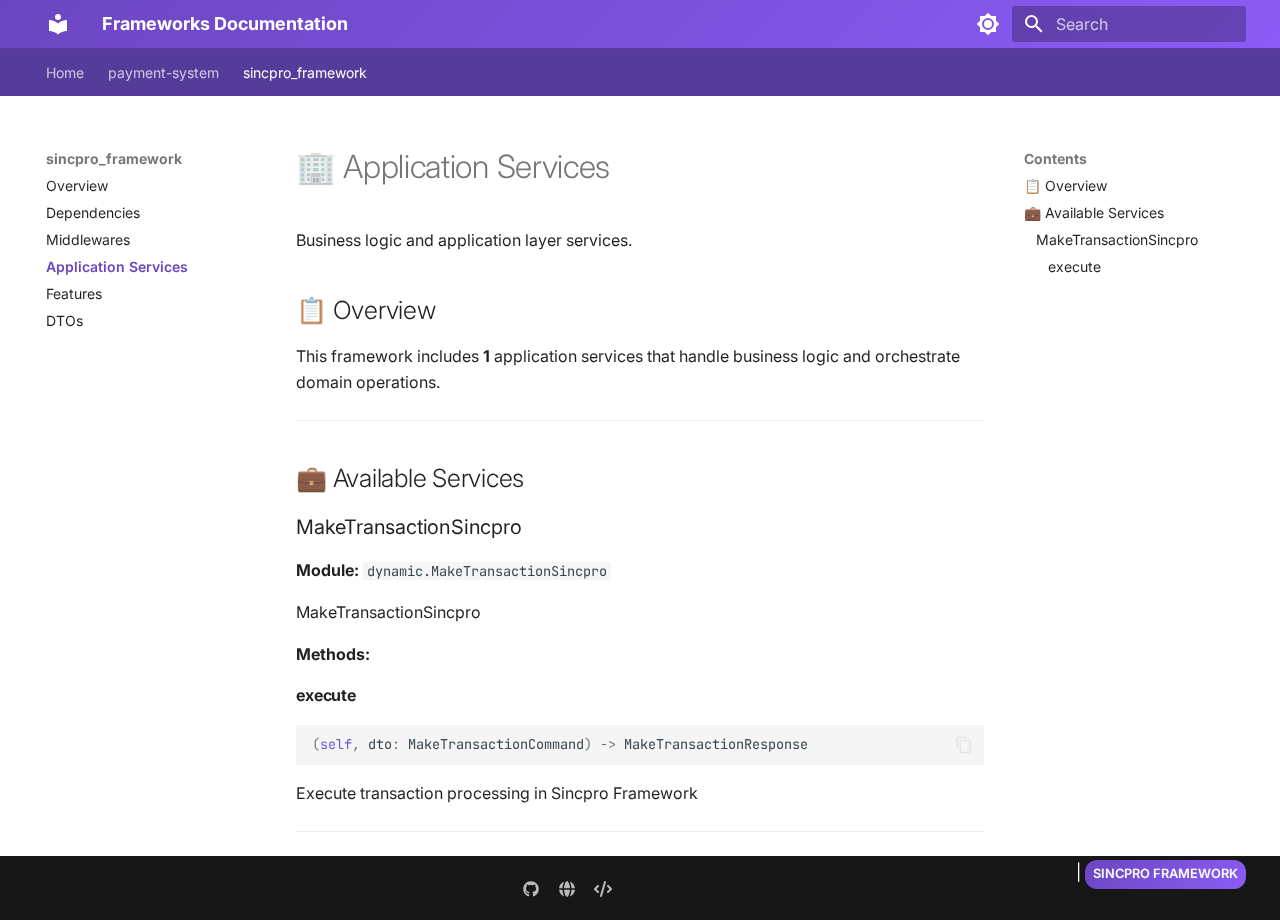
<file: examples/generated_docs/site/sincpro-framework/application-services/index.html>
<!doctype html>
<html lang="en" class="no-js">
  <head>
    
      <meta charset="utf-8">
      <meta name="viewport" content="width=device-width,initial-scale=1">
      
        <meta name="description" content="Auto-generated documentation for framework components">
      
      
      
      
        <link rel="prev" href="../middlewares/">
      
      
        <link rel="next" href="../features/">
      
      
      <link rel="icon" href="../../assets/images/favicon.png">
      <meta name="generator" content="mkdocs-1.6.1, mkdocs-material-9.6.16">
    
    
      
        <title>Application Services - Frameworks Documentation</title>
      
    
    
      <link rel="stylesheet" href="../../assets/stylesheets/main.7e37652d.min.css">
      
        
        <link rel="stylesheet" href="../../assets/stylesheets/palette.06af60db.min.css">
      
      


    
    
      
    
    
      
        
        
        <link rel="preconnect" href="https://fonts.gstatic.com" crossorigin>
        <link rel="stylesheet" href="https://fonts.googleapis.com/css?family=Inter:300,300i,400,400i,700,700i%7CJetBrains+Mono:400,400i,700,700i&display=fallback">
        <style>:root{--md-text-font:"Inter";--md-code-font:"JetBrains Mono"}</style>
      
    
    
      <link rel="stylesheet" href="../../assets/_mkdocstrings.css">
    
      <link rel="stylesheet" href="../../assets/css/sincpro-theme.css">
    
    <script>__md_scope=new URL("../..",location),__md_hash=e=>[...e].reduce(((e,_)=>(e<<5)-e+_.charCodeAt(0)),0),__md_get=(e,_=localStorage,t=__md_scope)=>JSON.parse(_.getItem(t.pathname+"."+e)),__md_set=(e,_,t=localStorage,a=__md_scope)=>{try{t.setItem(a.pathname+"."+e,JSON.stringify(_))}catch(e){}}</script>
    
      

    
    
    
  </head>
  
  
    
    
      
    
    
    
    
    <body dir="ltr" data-md-color-scheme="default" data-md-color-primary="deep-purple" data-md-color-accent="purple">
  
    
    <input class="md-toggle" data-md-toggle="drawer" type="checkbox" id="__drawer" autocomplete="off">
    <input class="md-toggle" data-md-toggle="search" type="checkbox" id="__search" autocomplete="off">
    <label class="md-overlay" for="__drawer"></label>
    <div data-md-component="skip">
      
        
        <a href="#application-services" class="md-skip">
          Skip to content
        </a>
      
    </div>
    <div data-md-component="announce">
      
    </div>
    
    
      

<header class="md-header" data-md-component="header">
  <nav class="md-header__inner md-grid" aria-label="Header">
    <a href="../.." title="Frameworks Documentation" class="md-header__button md-logo" aria-label="Frameworks Documentation" data-md-component="logo">
      
  
  <svg xmlns="http://www.w3.org/2000/svg" viewBox="0 0 24 24"><path d="M12 8a3 3 0 0 0 3-3 3 3 0 0 0-3-3 3 3 0 0 0-3 3 3 3 0 0 0 3 3m0 3.54C9.64 9.35 6.5 8 3 8v11c3.5 0 6.64 1.35 9 3.54 2.36-2.19 5.5-3.54 9-3.54V8c-3.5 0-6.64 1.35-9 3.54"/></svg>

    </a>
    <label class="md-header__button md-icon" for="__drawer">
      
      <svg xmlns="http://www.w3.org/2000/svg" viewBox="0 0 24 24"><path d="M3 6h18v2H3zm0 5h18v2H3zm0 5h18v2H3z"/></svg>
    </label>
    <div class="md-header__title" data-md-component="header-title">
      <div class="md-header__ellipsis">
        <div class="md-header__topic">
          <span class="md-ellipsis">
            Frameworks Documentation
          </span>
        </div>
        <div class="md-header__topic" data-md-component="header-topic">
          <span class="md-ellipsis">
            
              Application Services
            
          </span>
        </div>
      </div>
    </div>
    
      
        <form class="md-header__option" data-md-component="palette">
  
    
    
    
    <input class="md-option" data-md-color-media="(prefers-color-scheme: light)" data-md-color-scheme="default" data-md-color-primary="deep-purple" data-md-color-accent="purple"  aria-label="Switch to dark mode"  type="radio" name="__palette" id="__palette_0">
    
      <label class="md-header__button md-icon" title="Switch to dark mode" for="__palette_1" hidden>
        <svg xmlns="http://www.w3.org/2000/svg" viewBox="0 0 24 24"><path d="M12 8a4 4 0 0 0-4 4 4 4 0 0 0 4 4 4 4 0 0 0 4-4 4 4 0 0 0-4-4m0 10a6 6 0 0 1-6-6 6 6 0 0 1 6-6 6 6 0 0 1 6 6 6 6 0 0 1-6 6m8-9.31V4h-4.69L12 .69 8.69 4H4v4.69L.69 12 4 15.31V20h4.69L12 23.31 15.31 20H20v-4.69L23.31 12z"/></svg>
      </label>
    
  
    
    
    
    <input class="md-option" data-md-color-media="(prefers-color-scheme: dark)" data-md-color-scheme="slate" data-md-color-primary="deep-purple" data-md-color-accent="purple"  aria-label="Switch to light mode"  type="radio" name="__palette" id="__palette_1">
    
      <label class="md-header__button md-icon" title="Switch to light mode" for="__palette_0" hidden>
        <svg xmlns="http://www.w3.org/2000/svg" viewBox="0 0 24 24"><path d="M12 18c-.89 0-1.74-.2-2.5-.55C11.56 16.5 13 14.42 13 12s-1.44-4.5-3.5-5.45C10.26 6.2 11.11 6 12 6a6 6 0 0 1 6 6 6 6 0 0 1-6 6m8-9.31V4h-4.69L12 .69 8.69 4H4v4.69L.69 12 4 15.31V20h4.69L12 23.31 15.31 20H20v-4.69L23.31 12z"/></svg>
      </label>
    
  
</form>
      
    
    
      <script>var palette=__md_get("__palette");if(palette&&palette.color){if("(prefers-color-scheme)"===palette.color.media){var media=matchMedia("(prefers-color-scheme: light)"),input=document.querySelector(media.matches?"[data-md-color-media='(prefers-color-scheme: light)']":"[data-md-color-media='(prefers-color-scheme: dark)']");palette.color.media=input.getAttribute("data-md-color-media"),palette.color.scheme=input.getAttribute("data-md-color-scheme"),palette.color.primary=input.getAttribute("data-md-color-primary"),palette.color.accent=input.getAttribute("data-md-color-accent")}for(var[key,value]of Object.entries(palette.color))document.body.setAttribute("data-md-color-"+key,value)}</script>
    
    
    
      
      
        <label class="md-header__button md-icon" for="__search">
          
          <svg xmlns="http://www.w3.org/2000/svg" viewBox="0 0 24 24"><path d="M9.5 3A6.5 6.5 0 0 1 16 9.5c0 1.61-.59 3.09-1.56 4.23l.27.27h.79l5 5-1.5 1.5-5-5v-.79l-.27-.27A6.52 6.52 0 0 1 9.5 16 6.5 6.5 0 0 1 3 9.5 6.5 6.5 0 0 1 9.5 3m0 2C7 5 5 7 5 9.5S7 14 9.5 14 14 12 14 9.5 12 5 9.5 5"/></svg>
        </label>
        <div class="md-search" data-md-component="search" role="dialog">
  <label class="md-search__overlay" for="__search"></label>
  <div class="md-search__inner" role="search">
    <form class="md-search__form" name="search">
      <input type="text" class="md-search__input" name="query" aria-label="Search" placeholder="Search" autocapitalize="off" autocorrect="off" autocomplete="off" spellcheck="false" data-md-component="search-query" required>
      <label class="md-search__icon md-icon" for="__search">
        
        <svg xmlns="http://www.w3.org/2000/svg" viewBox="0 0 24 24"><path d="M9.5 3A6.5 6.5 0 0 1 16 9.5c0 1.61-.59 3.09-1.56 4.23l.27.27h.79l5 5-1.5 1.5-5-5v-.79l-.27-.27A6.52 6.52 0 0 1 9.5 16 6.5 6.5 0 0 1 3 9.5 6.5 6.5 0 0 1 9.5 3m0 2C7 5 5 7 5 9.5S7 14 9.5 14 14 12 14 9.5 12 5 9.5 5"/></svg>
        
        <svg xmlns="http://www.w3.org/2000/svg" viewBox="0 0 24 24"><path d="M20 11v2H8l5.5 5.5-1.42 1.42L4.16 12l7.92-7.92L13.5 5.5 8 11z"/></svg>
      </label>
      <nav class="md-search__options" aria-label="Search">
        
          <a href="javascript:void(0)" class="md-search__icon md-icon" title="Share" aria-label="Share" data-clipboard data-clipboard-text="" data-md-component="search-share" tabindex="-1">
            
            <svg xmlns="http://www.w3.org/2000/svg" viewBox="0 0 24 24"><path d="M18 16.08c-.76 0-1.44.3-1.96.77L8.91 12.7c.05-.23.09-.46.09-.7s-.04-.47-.09-.7l7.05-4.11c.54.5 1.25.81 2.04.81a3 3 0 0 0 3-3 3 3 0 0 0-3-3 3 3 0 0 0-3 3c0 .24.04.47.09.7L8.04 9.81C7.5 9.31 6.79 9 6 9a3 3 0 0 0-3 3 3 3 0 0 0 3 3c.79 0 1.5-.31 2.04-.81l7.12 4.15c-.05.21-.08.43-.08.66 0 1.61 1.31 2.91 2.92 2.91s2.92-1.3 2.92-2.91A2.92 2.92 0 0 0 18 16.08"/></svg>
          </a>
        
        <button type="reset" class="md-search__icon md-icon" title="Clear" aria-label="Clear" tabindex="-1">
          
          <svg xmlns="http://www.w3.org/2000/svg" viewBox="0 0 24 24"><path d="M19 6.41 17.59 5 12 10.59 6.41 5 5 6.41 10.59 12 5 17.59 6.41 19 12 13.41 17.59 19 19 17.59 13.41 12z"/></svg>
        </button>
      </nav>
      
        <div class="md-search__suggest" data-md-component="search-suggest"></div>
      
    </form>
    <div class="md-search__output">
      <div class="md-search__scrollwrap" tabindex="0" data-md-scrollfix>
        <div class="md-search-result" data-md-component="search-result">
          <div class="md-search-result__meta">
            Initializing search
          </div>
          <ol class="md-search-result__list" role="presentation"></ol>
        </div>
      </div>
    </div>
  </div>
</div>
      
    
    
  </nav>
  
</header>
    
    <div class="md-container" data-md-component="container">
      
      
        
          
            
<nav class="md-tabs" aria-label="Tabs" data-md-component="tabs">
  <div class="md-grid">
    <ul class="md-tabs__list">
      
        
  
  
  
  
    <li class="md-tabs__item">
      <a href="../.." class="md-tabs__link">
        
  
  
    
  
  Home

      </a>
    </li>
  

      
        
  
  
  
  
    
    
      <li class="md-tabs__item">
        <a href="../../payment-system/" class="md-tabs__link">
          
  
  
  payment-system

        </a>
      </li>
    
  

      
        
  
  
  
    
  
  
    
    
      <li class="md-tabs__item md-tabs__item--active">
        <a href="../" class="md-tabs__link">
          
  
  
  sincpro_framework

        </a>
      </li>
    
  

      
    </ul>
  </div>
</nav>
          
        
      
      <main class="md-main" data-md-component="main">
        <div class="md-main__inner md-grid">
          
            
              
              <div class="md-sidebar md-sidebar--primary" data-md-component="sidebar" data-md-type="navigation" >
                <div class="md-sidebar__scrollwrap">
                  <div class="md-sidebar__inner">
                    


  


<nav class="md-nav md-nav--primary md-nav--lifted" aria-label="Navigation" data-md-level="0">
  <label class="md-nav__title" for="__drawer">
    <a href="../.." title="Frameworks Documentation" class="md-nav__button md-logo" aria-label="Frameworks Documentation" data-md-component="logo">
      
  
  <svg xmlns="http://www.w3.org/2000/svg" viewBox="0 0 24 24"><path d="M12 8a3 3 0 0 0 3-3 3 3 0 0 0-3-3 3 3 0 0 0-3 3 3 3 0 0 0 3 3m0 3.54C9.64 9.35 6.5 8 3 8v11c3.5 0 6.64 1.35 9 3.54 2.36-2.19 5.5-3.54 9-3.54V8c-3.5 0-6.64 1.35-9 3.54"/></svg>

    </a>
    Frameworks Documentation
  </label>
  
  <ul class="md-nav__list" data-md-scrollfix>
    
      
      
  
  
  
  
    <li class="md-nav__item">
      <a href="../.." class="md-nav__link">
        
  
  
  <span class="md-ellipsis">
    Home
    
  </span>
  

      </a>
    </li>
  

    
      
      
  
  
  
  
    
    
    
    
      
      
        
      
    
    
    <li class="md-nav__item md-nav__item--nested">
      
        
        
          
        
        <input class="md-nav__toggle md-toggle md-toggle--indeterminate" type="checkbox" id="__nav_2" >
        
          
          <label class="md-nav__link" for="__nav_2" id="__nav_2_label" tabindex="0">
            
  
  
  <span class="md-ellipsis">
    payment-system
    
  </span>
  

            <span class="md-nav__icon md-icon"></span>
          </label>
        
        <nav class="md-nav" data-md-level="1" aria-labelledby="__nav_2_label" aria-expanded="false">
          <label class="md-nav__title" for="__nav_2">
            <span class="md-nav__icon md-icon"></span>
            payment-system
          </label>
          <ul class="md-nav__list" data-md-scrollfix>
            
              
                
  
  
  
  
    <li class="md-nav__item">
      <a href="../../payment-system/" class="md-nav__link">
        
  
  
  <span class="md-ellipsis">
    Overview
    
  </span>
  

      </a>
    </li>
  

              
            
              
                
  
  
  
  
    <li class="md-nav__item">
      <a href="../../payment-system/dependencies/" class="md-nav__link">
        
  
  
  <span class="md-ellipsis">
    Dependencies
    
  </span>
  

      </a>
    </li>
  

              
            
              
                
  
  
  
  
    <li class="md-nav__item">
      <a href="../../payment-system/middlewares/" class="md-nav__link">
        
  
  
  <span class="md-ellipsis">
    Middlewares
    
  </span>
  

      </a>
    </li>
  

              
            
              
                
  
  
  
  
    <li class="md-nav__item">
      <a href="../../payment-system/application-services/" class="md-nav__link">
        
  
  
  <span class="md-ellipsis">
    Application Services
    
  </span>
  

      </a>
    </li>
  

              
            
              
                
  
  
  
  
    <li class="md-nav__item">
      <a href="../../payment-system/features/" class="md-nav__link">
        
  
  
  <span class="md-ellipsis">
    Features
    
  </span>
  

      </a>
    </li>
  

              
            
              
                
  
  
  
  
    <li class="md-nav__item">
      <a href="../../payment-system/dtos/" class="md-nav__link">
        
  
  
  <span class="md-ellipsis">
    DTOs
    
  </span>
  

      </a>
    </li>
  

              
            
          </ul>
        </nav>
      
    </li>
  

    
      
      
  
  
    
  
  
  
    
    
    
    
      
        
        
      
      
        
      
    
    
    <li class="md-nav__item md-nav__item--active md-nav__item--section md-nav__item--nested">
      
        
        
        <input class="md-nav__toggle md-toggle " type="checkbox" id="__nav_3" checked>
        
          
          <label class="md-nav__link" for="__nav_3" id="__nav_3_label" tabindex="">
            
  
  
  <span class="md-ellipsis">
    sincpro_framework
    
  </span>
  

            <span class="md-nav__icon md-icon"></span>
          </label>
        
        <nav class="md-nav" data-md-level="1" aria-labelledby="__nav_3_label" aria-expanded="true">
          <label class="md-nav__title" for="__nav_3">
            <span class="md-nav__icon md-icon"></span>
            sincpro_framework
          </label>
          <ul class="md-nav__list" data-md-scrollfix>
            
              
                
  
  
  
  
    <li class="md-nav__item">
      <a href="../" class="md-nav__link">
        
  
  
  <span class="md-ellipsis">
    Overview
    
  </span>
  

      </a>
    </li>
  

              
            
              
                
  
  
  
  
    <li class="md-nav__item">
      <a href="../dependencies/" class="md-nav__link">
        
  
  
  <span class="md-ellipsis">
    Dependencies
    
  </span>
  

      </a>
    </li>
  

              
            
              
                
  
  
  
  
    <li class="md-nav__item">
      <a href="../middlewares/" class="md-nav__link">
        
  
  
  <span class="md-ellipsis">
    Middlewares
    
  </span>
  

      </a>
    </li>
  

              
            
              
                
  
  
    
  
  
  
    <li class="md-nav__item md-nav__item--active">
      
      <input class="md-nav__toggle md-toggle" type="checkbox" id="__toc">
      
      
        
      
      
        <label class="md-nav__link md-nav__link--active" for="__toc">
          
  
  
  <span class="md-ellipsis">
    Application Services
    
  </span>
  

          <span class="md-nav__icon md-icon"></span>
        </label>
      
      <a href="./" class="md-nav__link md-nav__link--active">
        
  
  
  <span class="md-ellipsis">
    Application Services
    
  </span>
  

      </a>
      
        

  

<nav class="md-nav md-nav--secondary" aria-label="Contents">
  
  
  
    
  
  
    <label class="md-nav__title" for="__toc">
      <span class="md-nav__icon md-icon"></span>
      Contents
    </label>
    <ul class="md-nav__list" data-md-component="toc" data-md-scrollfix>
      
        <li class="md-nav__item">
  <a href="#overview" class="md-nav__link">
    <span class="md-ellipsis">
      📋 Overview
    </span>
  </a>
  
</li>
      
        <li class="md-nav__item">
  <a href="#available-services" class="md-nav__link">
    <span class="md-ellipsis">
      💼 Available Services
    </span>
  </a>
  
    <nav class="md-nav" aria-label="💼 Available Services">
      <ul class="md-nav__list">
        
          <li class="md-nav__item">
  <a href="#maketransactionsincpro" class="md-nav__link">
    <span class="md-ellipsis">
      MakeTransactionSincpro
    </span>
  </a>
  
    <nav class="md-nav" aria-label="MakeTransactionSincpro">
      <ul class="md-nav__list">
        
          <li class="md-nav__item">
  <a href="#execute" class="md-nav__link">
    <span class="md-ellipsis">
      execute
    </span>
  </a>
  
</li>
        
      </ul>
    </nav>
  
</li>
        
      </ul>
    </nav>
  
</li>
      
    </ul>
  
</nav>
      
    </li>
  

              
            
              
                
  
  
  
  
    <li class="md-nav__item">
      <a href="../features/" class="md-nav__link">
        
  
  
  <span class="md-ellipsis">
    Features
    
  </span>
  

      </a>
    </li>
  

              
            
              
                
  
  
  
  
    <li class="md-nav__item">
      <a href="../dtos/" class="md-nav__link">
        
  
  
  <span class="md-ellipsis">
    DTOs
    
  </span>
  

      </a>
    </li>
  

              
            
          </ul>
        </nav>
      
    </li>
  

    
  </ul>
</nav>
                  </div>
                </div>
              </div>
            
            
              
              <div class="md-sidebar md-sidebar--secondary" data-md-component="sidebar" data-md-type="toc" >
                <div class="md-sidebar__scrollwrap">
                  <div class="md-sidebar__inner">
                    

  

<nav class="md-nav md-nav--secondary" aria-label="Contents">
  
  
  
    
  
  
    <label class="md-nav__title" for="__toc">
      <span class="md-nav__icon md-icon"></span>
      Contents
    </label>
    <ul class="md-nav__list" data-md-component="toc" data-md-scrollfix>
      
        <li class="md-nav__item">
  <a href="#overview" class="md-nav__link">
    <span class="md-ellipsis">
      📋 Overview
    </span>
  </a>
  
</li>
      
        <li class="md-nav__item">
  <a href="#available-services" class="md-nav__link">
    <span class="md-ellipsis">
      💼 Available Services
    </span>
  </a>
  
    <nav class="md-nav" aria-label="💼 Available Services">
      <ul class="md-nav__list">
        
          <li class="md-nav__item">
  <a href="#maketransactionsincpro" class="md-nav__link">
    <span class="md-ellipsis">
      MakeTransactionSincpro
    </span>
  </a>
  
    <nav class="md-nav" aria-label="MakeTransactionSincpro">
      <ul class="md-nav__list">
        
          <li class="md-nav__item">
  <a href="#execute" class="md-nav__link">
    <span class="md-ellipsis">
      execute
    </span>
  </a>
  
</li>
        
      </ul>
    </nav>
  
</li>
        
      </ul>
    </nav>
  
</li>
      
    </ul>
  
</nav>
                  </div>
                </div>
              </div>
            
          
          
            <div class="md-content" data-md-component="content">
              <article class="md-content__inner md-typeset">
                
                  



<h1 id="application-services">🏢 Application Services<a class="headerlink" href="#application-services" title="Permanent link">🔗</a></h1>
<p>Business logic and application layer services.</p>
<h2 id="overview">📋 Overview<a class="headerlink" href="#overview" title="Permanent link">🔗</a></h2>
<p>This framework includes <strong>1</strong> application services
that handle business logic and orchestrate domain operations.</p>
<hr />
<h2 id="available-services">💼 Available Services<a class="headerlink" href="#available-services" title="Permanent link">🔗</a></h2>
<h3 id="maketransactionsincpro">MakeTransactionSincpro<a class="headerlink" href="#maketransactionsincpro" title="Permanent link">🔗</a></h3>
<p><strong>Module:</strong> <code>dynamic.MakeTransactionSincpro</code></p>
<p>MakeTransactionSincpro</p>
<p><strong>Methods:</strong></p>
<h4 id="execute">execute<a class="headerlink" href="#execute" title="Permanent link">🔗</a></h4>
<div class="language-python highlight"><pre><span></span><code><span id="__span-0-1"><a id="__codelineno-0-1" name="__codelineno-0-1" href="#__codelineno-0-1"></a><span class="p">(</span><span class="bp">self</span><span class="p">,</span> <span class="n">dto</span><span class="p">:</span> <span class="n">MakeTransactionCommand</span><span class="p">)</span> <span class="o">-&gt;</span> <span class="n">MakeTransactionResponse</span>
</span></code></pre></div>
<p>Execute transaction processing in Sincpro Framework</p>
<hr />












                
              </article>
            </div>
          
          
  <script>var tabs=__md_get("__tabs");if(Array.isArray(tabs))e:for(var set of document.querySelectorAll(".tabbed-set")){var labels=set.querySelector(".tabbed-labels");for(var tab of tabs)for(var label of labels.getElementsByTagName("label"))if(label.innerText.trim()===tab){var input=document.getElementById(label.htmlFor);input.checked=!0;continue e}}</script>

<script>var target=document.getElementById(location.hash.slice(1));target&&target.name&&(target.checked=target.name.startsWith("__tabbed_"))</script>
        </div>
        
          <button type="button" class="md-top md-icon" data-md-component="top" hidden>
  
  <svg xmlns="http://www.w3.org/2000/svg" viewBox="0 0 24 24"><path d="M13 20h-2V8l-5.5 5.5-1.42-1.42L12 4.16l7.92 7.92-1.42 1.42L13 8z"/></svg>
  Back to top
</button>
        
      </main>
      
        <footer class="md-footer">
  
  <div class="md-footer-meta md-typeset">
    <div class="md-footer-meta__inner md-grid">
      <div class="md-copyright">
  
  
</div>
      
        <div class="md-social">
  
    
    
    
    
    <a href="https://github.com/Sincpro-SRL" target="_blank" rel="noopener" title="Sincpro on GitHub" class="md-social__link">
      <svg xmlns="http://www.w3.org/2000/svg" viewBox="0 0 512 512"><!--! Font Awesome Free 7.0.0 by @fontawesome - https://fontawesome.com License - https://fontawesome.com/license/free (Icons: CC BY 4.0, Fonts: SIL OFL 1.1, Code: MIT License) Copyright 2025 Fonticons, Inc.--><path fill="currentColor" d="M173.9 397.4c0 2-2.3 3.6-5.2 3.6-3.3.3-5.6-1.3-5.6-3.6 0-2 2.3-3.6 5.2-3.6 3-.3 5.6 1.3 5.6 3.6m-31.1-4.5c-.7 2 1.3 4.3 4.3 4.9 2.6 1 5.6 0 6.2-2s-1.3-4.3-4.3-5.2c-2.6-.7-5.5.3-6.2 2.3m44.2-1.7c-2.9.7-4.9 2.6-4.6 4.9.3 2 2.9 3.3 5.9 2.6 2.9-.7 4.9-2.6 4.6-4.6-.3-1.9-3-3.2-5.9-2.9M252.8 8C114.1 8 8 113.3 8 252c0 110.9 69.8 205.8 169.5 239.2 12.8 2.3 17.3-5.6 17.3-12.1 0-6.2-.3-40.4-.3-61.4 0 0-70 15-84.7-29.8 0 0-11.4-29.1-27.8-36.6 0 0-22.9-15.7 1.6-15.4 0 0 24.9 2 38.6 25.8 21.9 38.6 58.6 27.5 72.9 20.9 2.3-16 8.8-27.1 16-33.7-55.9-6.2-112.3-14.3-112.3-110.5 0-27.5 7.6-41.3 23.6-58.9-2.6-6.5-11.1-33.3 2.6-67.9 20.9-6.5 69 27 69 27 20-5.6 41.5-8.5 62.8-8.5s42.8 2.9 62.8 8.5c0 0 48.1-33.6 69-27 13.7 34.7 5.2 61.4 2.6 67.9 16 17.7 25.8 31.5 25.8 58.9 0 96.5-58.9 104.2-114.8 110.5 9.2 7.9 17 22.9 17 46.4 0 33.7-.3 75.4-.3 83.6 0 6.5 4.6 14.4 17.3 12.1C436.2 457.8 504 362.9 504 252 504 113.3 391.5 8 252.8 8M105.2 352.9c-1.3 1-1 3.3.7 5.2 1.6 1.6 3.9 2.3 5.2 1 1.3-1 1-3.3-.7-5.2-1.6-1.6-3.9-2.3-5.2-1m-10.8-8.1c-.7 1.3.3 2.9 2.3 3.9 1.6 1 3.6.7 4.3-.7.7-1.3-.3-2.9-2.3-3.9-2-.6-3.6-.3-4.3.7m32.4 35.6c-1.6 1.3-1 4.3 1.3 6.2 2.3 2.3 5.2 2.6 6.5 1 1.3-1.3.7-4.3-1.3-6.2-2.2-2.3-5.2-2.6-6.5-1m-11.4-14.7c-1.6 1-1.6 3.6 0 5.9s4.3 3.3 5.6 2.3c1.6-1.3 1.6-3.9 0-6.2-1.4-2.3-4-3.3-5.6-2"/></svg>
    </a>
  
    
    
    
    
    <a href="https://sincpro.com.bo" target="_blank" rel="noopener" title="Sincpro website" class="md-social__link">
      <svg xmlns="http://www.w3.org/2000/svg" viewBox="0 0 512 512"><!--! Font Awesome Free 7.0.0 by @fontawesome - https://fontawesome.com License - https://fontawesome.com/license/free (Icons: CC BY 4.0, Fonts: SIL OFL 1.1, Code: MIT License) Copyright 2025 Fonticons, Inc.--><path fill="currentColor" d="M351.9 280H161c2.9 64.5 17.2 123.9 37.5 167.4 11.4 24.5 23.7 41.8 35.1 52.4 11.2 10.5 18.9 12.2 22.9 12.2s11.7-1.7 22.9-12.2c11.4-10.6 23.7-28 35.1-52.4 20.3-43.5 34.6-102.9 37.5-167.4zm-191-48h190.9c-2.8-64.5-17.1-123.9-37.4-167.4-11.4-24.4-23.7-41.8-35.1-52.4C268.1 1.7 260.4 0 256.4 0s-11.7 1.7-22.9 12.2c-11.4 10.6-23.7 28-35.1 52.4-20.3 43.5-34.6 102.9-37.5 167.4m-48 0c3.5-85.6 25.6-165.1 57.9-217.3C78.7 47.3 10.9 131.2 1.5 232zM1.5 280c9.4 100.8 77.2 184.7 169.3 217.3-32.3-52.2-54.4-131.7-57.9-217.3zm398.4 0c-3.5 85.6-25.6 165.1-57.9 217.3 92.1-32.7 159.9-116.5 169.3-217.3zm111.4-48C501.9 131.2 434.1 47.3 342 14.7c32.3 52.2 54.4 131.7 57.9 217.3z"/></svg>
    </a>
  
    
    
    
    
    <a href="https://sincpro.com.bo" target="_blank" rel="noopener" title="Developer portal" class="md-social__link">
      <svg xmlns="http://www.w3.org/2000/svg" viewBox="0 0 576 512"><!--! Font Awesome Free 7.0.0 by @fontawesome - https://fontawesome.com License - https://fontawesome.com/license/free (Icons: CC BY 4.0, Fonts: SIL OFL 1.1, Code: MIT License) Copyright 2025 Fonticons, Inc.--><path fill="currentColor" d="M360.8 1.2c-17-4.9-34.7 5-39.6 22l-128 448c-4.9 17 5 34.7 22 39.6s34.7-5 39.6-22l128-448c4.9-17-5-34.7-22-39.6m64.6 136.1c-12.5 12.5-12.5 32.8 0 45.3l73.4 73.4-73.4 73.4c-12.5 12.5-12.5 32.8 0 45.3s32.8 12.5 45.3 0l96-96c12.5-12.5 12.5-32.8 0-45.3l-96-96c-12.5-12.5-32.8-12.5-45.3 0zm-274.7 0c-12.5-12.5-32.8-12.5-45.3 0l-96 96c-12.5 12.5-12.5 32.8 0 45.3l96 96c12.5 12.5 32.8 12.5 45.3 0s12.5-32.8 0-45.3L77.3 256l73.3-73.4c12.5-12.5 12.5-32.8 0-45.3z"/></svg>
    </a>
  
</div>
      
    </div>
  </div>
</footer>
      
    </div>
    <div class="md-dialog" data-md-component="dialog">
      <div class="md-dialog__inner md-typeset"></div>
    </div>
    
    
    
      
      <script id="__config" type="application/json">{"base": "../..", "features": ["navigation.tabs", "navigation.sections", "navigation.expand", "navigation.top", "navigation.instant", "navigation.tracking", "search.highlight", "search.share", "search.suggest", "content.code.copy", "content.code.annotate", "content.tabs.link"], "search": "../../assets/javascripts/workers/search.d50fe291.min.js", "tags": null, "translations": {"clipboard.copied": "Copied to clipboard", "clipboard.copy": "Copy to clipboard", "search.result.more.one": "1 more on this page", "search.result.more.other": "# more on this page", "search.result.none": "No matching documents", "search.result.one": "1 matching document", "search.result.other": "# matching documents", "search.result.placeholder": "Type to start searching", "search.result.term.missing": "Missing", "select.version": "Select version"}, "version": null}</script>
    
    
      <script src="../../assets/javascripts/bundle.50899def.min.js"></script>
      
        <script src="../../assets/js/sincpro-analytics.js"></script>
      
    
  </body>
</html>
</file>
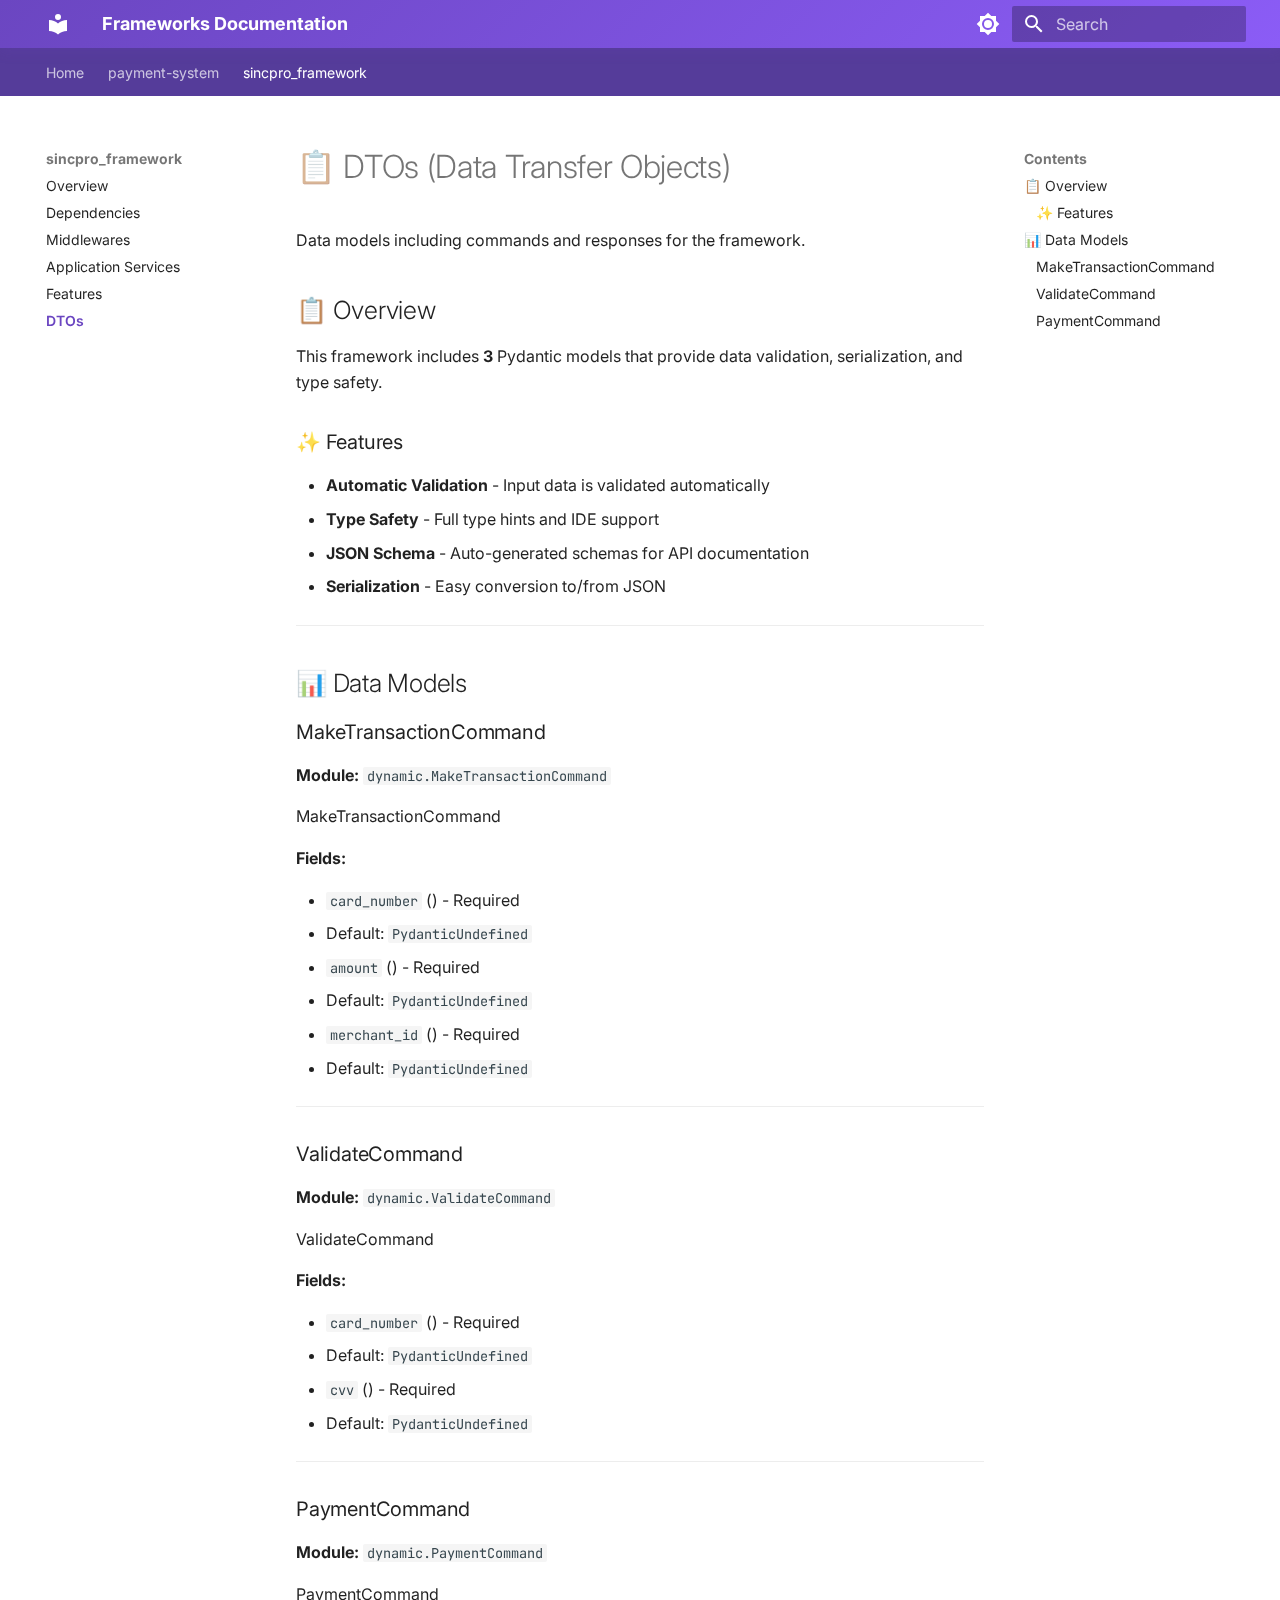
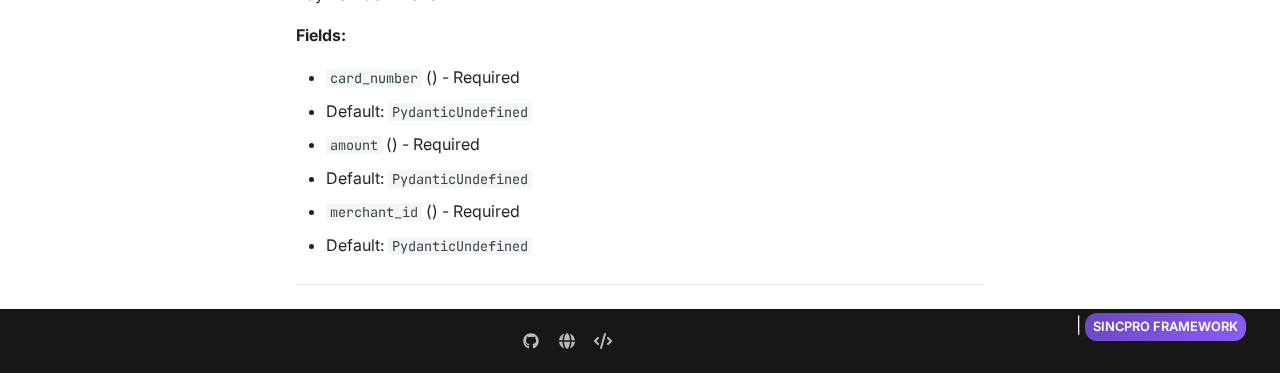
<file: examples/generated_docs/site/sincpro-framework/dtos/index.html>
<!doctype html>
<html lang="en" class="no-js">
  <head>
    
      <meta charset="utf-8">
      <meta name="viewport" content="width=device-width,initial-scale=1">
      
        <meta name="description" content="Auto-generated documentation for framework components">
      
      
      
      
        <link rel="prev" href="../features/">
      
      
      
      <link rel="icon" href="../../assets/images/favicon.png">
      <meta name="generator" content="mkdocs-1.6.1, mkdocs-material-9.6.16">
    
    
      
        <title>DTOs - Frameworks Documentation</title>
      
    
    
      <link rel="stylesheet" href="../../assets/stylesheets/main.7e37652d.min.css">
      
        
        <link rel="stylesheet" href="../../assets/stylesheets/palette.06af60db.min.css">
      
      


    
    
      
    
    
      
        
        
        <link rel="preconnect" href="https://fonts.gstatic.com" crossorigin>
        <link rel="stylesheet" href="https://fonts.googleapis.com/css?family=Inter:300,300i,400,400i,700,700i%7CJetBrains+Mono:400,400i,700,700i&display=fallback">
        <style>:root{--md-text-font:"Inter";--md-code-font:"JetBrains Mono"}</style>
      
    
    
      <link rel="stylesheet" href="../../assets/_mkdocstrings.css">
    
      <link rel="stylesheet" href="../../assets/css/sincpro-theme.css">
    
    <script>__md_scope=new URL("../..",location),__md_hash=e=>[...e].reduce(((e,_)=>(e<<5)-e+_.charCodeAt(0)),0),__md_get=(e,_=localStorage,t=__md_scope)=>JSON.parse(_.getItem(t.pathname+"."+e)),__md_set=(e,_,t=localStorage,a=__md_scope)=>{try{t.setItem(a.pathname+"."+e,JSON.stringify(_))}catch(e){}}</script>
    
      

    
    
    
  </head>
  
  
    
    
      
    
    
    
    
    <body dir="ltr" data-md-color-scheme="default" data-md-color-primary="deep-purple" data-md-color-accent="purple">
  
    
    <input class="md-toggle" data-md-toggle="drawer" type="checkbox" id="__drawer" autocomplete="off">
    <input class="md-toggle" data-md-toggle="search" type="checkbox" id="__search" autocomplete="off">
    <label class="md-overlay" for="__drawer"></label>
    <div data-md-component="skip">
      
        
        <a href="#dtos-data-transfer-objects" class="md-skip">
          Skip to content
        </a>
      
    </div>
    <div data-md-component="announce">
      
    </div>
    
    
      

<header class="md-header" data-md-component="header">
  <nav class="md-header__inner md-grid" aria-label="Header">
    <a href="../.." title="Frameworks Documentation" class="md-header__button md-logo" aria-label="Frameworks Documentation" data-md-component="logo">
      
  
  <svg xmlns="http://www.w3.org/2000/svg" viewBox="0 0 24 24"><path d="M12 8a3 3 0 0 0 3-3 3 3 0 0 0-3-3 3 3 0 0 0-3 3 3 3 0 0 0 3 3m0 3.54C9.64 9.35 6.5 8 3 8v11c3.5 0 6.64 1.35 9 3.54 2.36-2.19 5.5-3.54 9-3.54V8c-3.5 0-6.64 1.35-9 3.54"/></svg>

    </a>
    <label class="md-header__button md-icon" for="__drawer">
      
      <svg xmlns="http://www.w3.org/2000/svg" viewBox="0 0 24 24"><path d="M3 6h18v2H3zm0 5h18v2H3zm0 5h18v2H3z"/></svg>
    </label>
    <div class="md-header__title" data-md-component="header-title">
      <div class="md-header__ellipsis">
        <div class="md-header__topic">
          <span class="md-ellipsis">
            Frameworks Documentation
          </span>
        </div>
        <div class="md-header__topic" data-md-component="header-topic">
          <span class="md-ellipsis">
            
              DTOs
            
          </span>
        </div>
      </div>
    </div>
    
      
        <form class="md-header__option" data-md-component="palette">
  
    
    
    
    <input class="md-option" data-md-color-media="(prefers-color-scheme: light)" data-md-color-scheme="default" data-md-color-primary="deep-purple" data-md-color-accent="purple"  aria-label="Switch to dark mode"  type="radio" name="__palette" id="__palette_0">
    
      <label class="md-header__button md-icon" title="Switch to dark mode" for="__palette_1" hidden>
        <svg xmlns="http://www.w3.org/2000/svg" viewBox="0 0 24 24"><path d="M12 8a4 4 0 0 0-4 4 4 4 0 0 0 4 4 4 4 0 0 0 4-4 4 4 0 0 0-4-4m0 10a6 6 0 0 1-6-6 6 6 0 0 1 6-6 6 6 0 0 1 6 6 6 6 0 0 1-6 6m8-9.31V4h-4.69L12 .69 8.69 4H4v4.69L.69 12 4 15.31V20h4.69L12 23.31 15.31 20H20v-4.69L23.31 12z"/></svg>
      </label>
    
  
    
    
    
    <input class="md-option" data-md-color-media="(prefers-color-scheme: dark)" data-md-color-scheme="slate" data-md-color-primary="deep-purple" data-md-color-accent="purple"  aria-label="Switch to light mode"  type="radio" name="__palette" id="__palette_1">
    
      <label class="md-header__button md-icon" title="Switch to light mode" for="__palette_0" hidden>
        <svg xmlns="http://www.w3.org/2000/svg" viewBox="0 0 24 24"><path d="M12 18c-.89 0-1.74-.2-2.5-.55C11.56 16.5 13 14.42 13 12s-1.44-4.5-3.5-5.45C10.26 6.2 11.11 6 12 6a6 6 0 0 1 6 6 6 6 0 0 1-6 6m8-9.31V4h-4.69L12 .69 8.69 4H4v4.69L.69 12 4 15.31V20h4.69L12 23.31 15.31 20H20v-4.69L23.31 12z"/></svg>
      </label>
    
  
</form>
      
    
    
      <script>var palette=__md_get("__palette");if(palette&&palette.color){if("(prefers-color-scheme)"===palette.color.media){var media=matchMedia("(prefers-color-scheme: light)"),input=document.querySelector(media.matches?"[data-md-color-media='(prefers-color-scheme: light)']":"[data-md-color-media='(prefers-color-scheme: dark)']");palette.color.media=input.getAttribute("data-md-color-media"),palette.color.scheme=input.getAttribute("data-md-color-scheme"),palette.color.primary=input.getAttribute("data-md-color-primary"),palette.color.accent=input.getAttribute("data-md-color-accent")}for(var[key,value]of Object.entries(palette.color))document.body.setAttribute("data-md-color-"+key,value)}</script>
    
    
    
      
      
        <label class="md-header__button md-icon" for="__search">
          
          <svg xmlns="http://www.w3.org/2000/svg" viewBox="0 0 24 24"><path d="M9.5 3A6.5 6.5 0 0 1 16 9.5c0 1.61-.59 3.09-1.56 4.23l.27.27h.79l5 5-1.5 1.5-5-5v-.79l-.27-.27A6.52 6.52 0 0 1 9.5 16 6.5 6.5 0 0 1 3 9.5 6.5 6.5 0 0 1 9.5 3m0 2C7 5 5 7 5 9.5S7 14 9.5 14 14 12 14 9.5 12 5 9.5 5"/></svg>
        </label>
        <div class="md-search" data-md-component="search" role="dialog">
  <label class="md-search__overlay" for="__search"></label>
  <div class="md-search__inner" role="search">
    <form class="md-search__form" name="search">
      <input type="text" class="md-search__input" name="query" aria-label="Search" placeholder="Search" autocapitalize="off" autocorrect="off" autocomplete="off" spellcheck="false" data-md-component="search-query" required>
      <label class="md-search__icon md-icon" for="__search">
        
        <svg xmlns="http://www.w3.org/2000/svg" viewBox="0 0 24 24"><path d="M9.5 3A6.5 6.5 0 0 1 16 9.5c0 1.61-.59 3.09-1.56 4.23l.27.27h.79l5 5-1.5 1.5-5-5v-.79l-.27-.27A6.52 6.52 0 0 1 9.5 16 6.5 6.5 0 0 1 3 9.5 6.5 6.5 0 0 1 9.5 3m0 2C7 5 5 7 5 9.5S7 14 9.5 14 14 12 14 9.5 12 5 9.5 5"/></svg>
        
        <svg xmlns="http://www.w3.org/2000/svg" viewBox="0 0 24 24"><path d="M20 11v2H8l5.5 5.5-1.42 1.42L4.16 12l7.92-7.92L13.5 5.5 8 11z"/></svg>
      </label>
      <nav class="md-search__options" aria-label="Search">
        
          <a href="javascript:void(0)" class="md-search__icon md-icon" title="Share" aria-label="Share" data-clipboard data-clipboard-text="" data-md-component="search-share" tabindex="-1">
            
            <svg xmlns="http://www.w3.org/2000/svg" viewBox="0 0 24 24"><path d="M18 16.08c-.76 0-1.44.3-1.96.77L8.91 12.7c.05-.23.09-.46.09-.7s-.04-.47-.09-.7l7.05-4.11c.54.5 1.25.81 2.04.81a3 3 0 0 0 3-3 3 3 0 0 0-3-3 3 3 0 0 0-3 3c0 .24.04.47.09.7L8.04 9.81C7.5 9.31 6.79 9 6 9a3 3 0 0 0-3 3 3 3 0 0 0 3 3c.79 0 1.5-.31 2.04-.81l7.12 4.15c-.05.21-.08.43-.08.66 0 1.61 1.31 2.91 2.92 2.91s2.92-1.3 2.92-2.91A2.92 2.92 0 0 0 18 16.08"/></svg>
          </a>
        
        <button type="reset" class="md-search__icon md-icon" title="Clear" aria-label="Clear" tabindex="-1">
          
          <svg xmlns="http://www.w3.org/2000/svg" viewBox="0 0 24 24"><path d="M19 6.41 17.59 5 12 10.59 6.41 5 5 6.41 10.59 12 5 17.59 6.41 19 12 13.41 17.59 19 19 17.59 13.41 12z"/></svg>
        </button>
      </nav>
      
        <div class="md-search__suggest" data-md-component="search-suggest"></div>
      
    </form>
    <div class="md-search__output">
      <div class="md-search__scrollwrap" tabindex="0" data-md-scrollfix>
        <div class="md-search-result" data-md-component="search-result">
          <div class="md-search-result__meta">
            Initializing search
          </div>
          <ol class="md-search-result__list" role="presentation"></ol>
        </div>
      </div>
    </div>
  </div>
</div>
      
    
    
  </nav>
  
</header>
    
    <div class="md-container" data-md-component="container">
      
      
        
          
            
<nav class="md-tabs" aria-label="Tabs" data-md-component="tabs">
  <div class="md-grid">
    <ul class="md-tabs__list">
      
        
  
  
  
  
    <li class="md-tabs__item">
      <a href="../.." class="md-tabs__link">
        
  
  
    
  
  Home

      </a>
    </li>
  

      
        
  
  
  
  
    
    
      <li class="md-tabs__item">
        <a href="../../payment-system/" class="md-tabs__link">
          
  
  
  payment-system

        </a>
      </li>
    
  

      
        
  
  
  
    
  
  
    
    
      <li class="md-tabs__item md-tabs__item--active">
        <a href="../" class="md-tabs__link">
          
  
  
  sincpro_framework

        </a>
      </li>
    
  

      
    </ul>
  </div>
</nav>
          
        
      
      <main class="md-main" data-md-component="main">
        <div class="md-main__inner md-grid">
          
            
              
              <div class="md-sidebar md-sidebar--primary" data-md-component="sidebar" data-md-type="navigation" >
                <div class="md-sidebar__scrollwrap">
                  <div class="md-sidebar__inner">
                    


  


<nav class="md-nav md-nav--primary md-nav--lifted" aria-label="Navigation" data-md-level="0">
  <label class="md-nav__title" for="__drawer">
    <a href="../.." title="Frameworks Documentation" class="md-nav__button md-logo" aria-label="Frameworks Documentation" data-md-component="logo">
      
  
  <svg xmlns="http://www.w3.org/2000/svg" viewBox="0 0 24 24"><path d="M12 8a3 3 0 0 0 3-3 3 3 0 0 0-3-3 3 3 0 0 0-3 3 3 3 0 0 0 3 3m0 3.54C9.64 9.35 6.5 8 3 8v11c3.5 0 6.64 1.35 9 3.54 2.36-2.19 5.5-3.54 9-3.54V8c-3.5 0-6.64 1.35-9 3.54"/></svg>

    </a>
    Frameworks Documentation
  </label>
  
  <ul class="md-nav__list" data-md-scrollfix>
    
      
      
  
  
  
  
    <li class="md-nav__item">
      <a href="../.." class="md-nav__link">
        
  
  
  <span class="md-ellipsis">
    Home
    
  </span>
  

      </a>
    </li>
  

    
      
      
  
  
  
  
    
    
    
    
      
      
        
      
    
    
    <li class="md-nav__item md-nav__item--nested">
      
        
        
          
        
        <input class="md-nav__toggle md-toggle md-toggle--indeterminate" type="checkbox" id="__nav_2" >
        
          
          <label class="md-nav__link" for="__nav_2" id="__nav_2_label" tabindex="0">
            
  
  
  <span class="md-ellipsis">
    payment-system
    
  </span>
  

            <span class="md-nav__icon md-icon"></span>
          </label>
        
        <nav class="md-nav" data-md-level="1" aria-labelledby="__nav_2_label" aria-expanded="false">
          <label class="md-nav__title" for="__nav_2">
            <span class="md-nav__icon md-icon"></span>
            payment-system
          </label>
          <ul class="md-nav__list" data-md-scrollfix>
            
              
                
  
  
  
  
    <li class="md-nav__item">
      <a href="../../payment-system/" class="md-nav__link">
        
  
  
  <span class="md-ellipsis">
    Overview
    
  </span>
  

      </a>
    </li>
  

              
            
              
                
  
  
  
  
    <li class="md-nav__item">
      <a href="../../payment-system/dependencies/" class="md-nav__link">
        
  
  
  <span class="md-ellipsis">
    Dependencies
    
  </span>
  

      </a>
    </li>
  

              
            
              
                
  
  
  
  
    <li class="md-nav__item">
      <a href="../../payment-system/middlewares/" class="md-nav__link">
        
  
  
  <span class="md-ellipsis">
    Middlewares
    
  </span>
  

      </a>
    </li>
  

              
            
              
                
  
  
  
  
    <li class="md-nav__item">
      <a href="../../payment-system/application-services/" class="md-nav__link">
        
  
  
  <span class="md-ellipsis">
    Application Services
    
  </span>
  

      </a>
    </li>
  

              
            
              
                
  
  
  
  
    <li class="md-nav__item">
      <a href="../../payment-system/features/" class="md-nav__link">
        
  
  
  <span class="md-ellipsis">
    Features
    
  </span>
  

      </a>
    </li>
  

              
            
              
                
  
  
  
  
    <li class="md-nav__item">
      <a href="../../payment-system/dtos/" class="md-nav__link">
        
  
  
  <span class="md-ellipsis">
    DTOs
    
  </span>
  

      </a>
    </li>
  

              
            
          </ul>
        </nav>
      
    </li>
  

    
      
      
  
  
    
  
  
  
    
    
    
    
      
        
        
      
      
        
      
    
    
    <li class="md-nav__item md-nav__item--active md-nav__item--section md-nav__item--nested">
      
        
        
        <input class="md-nav__toggle md-toggle " type="checkbox" id="__nav_3" checked>
        
          
          <label class="md-nav__link" for="__nav_3" id="__nav_3_label" tabindex="">
            
  
  
  <span class="md-ellipsis">
    sincpro_framework
    
  </span>
  

            <span class="md-nav__icon md-icon"></span>
          </label>
        
        <nav class="md-nav" data-md-level="1" aria-labelledby="__nav_3_label" aria-expanded="true">
          <label class="md-nav__title" for="__nav_3">
            <span class="md-nav__icon md-icon"></span>
            sincpro_framework
          </label>
          <ul class="md-nav__list" data-md-scrollfix>
            
              
                
  
  
  
  
    <li class="md-nav__item">
      <a href="../" class="md-nav__link">
        
  
  
  <span class="md-ellipsis">
    Overview
    
  </span>
  

      </a>
    </li>
  

              
            
              
                
  
  
  
  
    <li class="md-nav__item">
      <a href="../dependencies/" class="md-nav__link">
        
  
  
  <span class="md-ellipsis">
    Dependencies
    
  </span>
  

      </a>
    </li>
  

              
            
              
                
  
  
  
  
    <li class="md-nav__item">
      <a href="../middlewares/" class="md-nav__link">
        
  
  
  <span class="md-ellipsis">
    Middlewares
    
  </span>
  

      </a>
    </li>
  

              
            
              
                
  
  
  
  
    <li class="md-nav__item">
      <a href="../application-services/" class="md-nav__link">
        
  
  
  <span class="md-ellipsis">
    Application Services
    
  </span>
  

      </a>
    </li>
  

              
            
              
                
  
  
  
  
    <li class="md-nav__item">
      <a href="../features/" class="md-nav__link">
        
  
  
  <span class="md-ellipsis">
    Features
    
  </span>
  

      </a>
    </li>
  

              
            
              
                
  
  
    
  
  
  
    <li class="md-nav__item md-nav__item--active">
      
      <input class="md-nav__toggle md-toggle" type="checkbox" id="__toc">
      
      
        
      
      
        <label class="md-nav__link md-nav__link--active" for="__toc">
          
  
  
  <span class="md-ellipsis">
    DTOs
    
  </span>
  

          <span class="md-nav__icon md-icon"></span>
        </label>
      
      <a href="./" class="md-nav__link md-nav__link--active">
        
  
  
  <span class="md-ellipsis">
    DTOs
    
  </span>
  

      </a>
      
        

  

<nav class="md-nav md-nav--secondary" aria-label="Contents">
  
  
  
    
  
  
    <label class="md-nav__title" for="__toc">
      <span class="md-nav__icon md-icon"></span>
      Contents
    </label>
    <ul class="md-nav__list" data-md-component="toc" data-md-scrollfix>
      
        <li class="md-nav__item">
  <a href="#overview" class="md-nav__link">
    <span class="md-ellipsis">
      📋 Overview
    </span>
  </a>
  
    <nav class="md-nav" aria-label="📋 Overview">
      <ul class="md-nav__list">
        
          <li class="md-nav__item">
  <a href="#features" class="md-nav__link">
    <span class="md-ellipsis">
      ✨ Features
    </span>
  </a>
  
</li>
        
      </ul>
    </nav>
  
</li>
      
        <li class="md-nav__item">
  <a href="#data-models" class="md-nav__link">
    <span class="md-ellipsis">
      📊 Data Models
    </span>
  </a>
  
    <nav class="md-nav" aria-label="📊 Data Models">
      <ul class="md-nav__list">
        
          <li class="md-nav__item">
  <a href="#maketransactioncommand" class="md-nav__link">
    <span class="md-ellipsis">
      MakeTransactionCommand
    </span>
  </a>
  
</li>
        
          <li class="md-nav__item">
  <a href="#validatecommand" class="md-nav__link">
    <span class="md-ellipsis">
      ValidateCommand
    </span>
  </a>
  
</li>
        
          <li class="md-nav__item">
  <a href="#paymentcommand" class="md-nav__link">
    <span class="md-ellipsis">
      PaymentCommand
    </span>
  </a>
  
</li>
        
      </ul>
    </nav>
  
</li>
      
    </ul>
  
</nav>
      
    </li>
  

              
            
          </ul>
        </nav>
      
    </li>
  

    
  </ul>
</nav>
                  </div>
                </div>
              </div>
            
            
              
              <div class="md-sidebar md-sidebar--secondary" data-md-component="sidebar" data-md-type="toc" >
                <div class="md-sidebar__scrollwrap">
                  <div class="md-sidebar__inner">
                    

  

<nav class="md-nav md-nav--secondary" aria-label="Contents">
  
  
  
    
  
  
    <label class="md-nav__title" for="__toc">
      <span class="md-nav__icon md-icon"></span>
      Contents
    </label>
    <ul class="md-nav__list" data-md-component="toc" data-md-scrollfix>
      
        <li class="md-nav__item">
  <a href="#overview" class="md-nav__link">
    <span class="md-ellipsis">
      📋 Overview
    </span>
  </a>
  
    <nav class="md-nav" aria-label="📋 Overview">
      <ul class="md-nav__list">
        
          <li class="md-nav__item">
  <a href="#features" class="md-nav__link">
    <span class="md-ellipsis">
      ✨ Features
    </span>
  </a>
  
</li>
        
      </ul>
    </nav>
  
</li>
      
        <li class="md-nav__item">
  <a href="#data-models" class="md-nav__link">
    <span class="md-ellipsis">
      📊 Data Models
    </span>
  </a>
  
    <nav class="md-nav" aria-label="📊 Data Models">
      <ul class="md-nav__list">
        
          <li class="md-nav__item">
  <a href="#maketransactioncommand" class="md-nav__link">
    <span class="md-ellipsis">
      MakeTransactionCommand
    </span>
  </a>
  
</li>
        
          <li class="md-nav__item">
  <a href="#validatecommand" class="md-nav__link">
    <span class="md-ellipsis">
      ValidateCommand
    </span>
  </a>
  
</li>
        
          <li class="md-nav__item">
  <a href="#paymentcommand" class="md-nav__link">
    <span class="md-ellipsis">
      PaymentCommand
    </span>
  </a>
  
</li>
        
      </ul>
    </nav>
  
</li>
      
    </ul>
  
</nav>
                  </div>
                </div>
              </div>
            
          
          
            <div class="md-content" data-md-component="content">
              <article class="md-content__inner md-typeset">
                
                  



<h1 id="dtos-data-transfer-objects">📋 DTOs (Data Transfer Objects)<a class="headerlink" href="#dtos-data-transfer-objects" title="Permanent link">🔗</a></h1>
<p>Data models including commands and responses for the framework.</p>
<h2 id="overview">📋 Overview<a class="headerlink" href="#overview" title="Permanent link">🔗</a></h2>
<p>This framework includes <strong>3</strong> Pydantic models that provide
data validation, serialization, and type safety.</p>
<h3 id="features">✨ Features<a class="headerlink" href="#features" title="Permanent link">🔗</a></h3>
<ul>
<li><strong>Automatic Validation</strong> - Input data is validated automatically</li>
<li><strong>Type Safety</strong> - Full type hints and IDE support</li>
<li><strong>JSON Schema</strong> - Auto-generated schemas for API documentation</li>
<li><strong>Serialization</strong> - Easy conversion to/from JSON</li>
</ul>
<hr />
<h2 id="data-models">📊 Data Models<a class="headerlink" href="#data-models" title="Permanent link">🔗</a></h2>
<h3 id="maketransactioncommand">MakeTransactionCommand<a class="headerlink" href="#maketransactioncommand" title="Permanent link">🔗</a></h3>
<p><strong>Module:</strong> <code>dynamic.MakeTransactionCommand</code></p>
<p>MakeTransactionCommand</p>
<p><strong>Fields:</strong></p>
<ul>
<li><code>card_number</code> (<class 'str'>) - Required</li>
<li>Default: <code>PydanticUndefined</code></li>
<li><code>amount</code> (<class 'float'>) - Required</li>
<li>Default: <code>PydanticUndefined</code></li>
<li><code>merchant_id</code> (<class 'str'>) - Required</li>
<li>Default: <code>PydanticUndefined</code></li>
</ul>
<hr />
<h3 id="validatecommand">ValidateCommand<a class="headerlink" href="#validatecommand" title="Permanent link">🔗</a></h3>
<p><strong>Module:</strong> <code>dynamic.ValidateCommand</code></p>
<p>ValidateCommand</p>
<p><strong>Fields:</strong></p>
<ul>
<li><code>card_number</code> (<class 'str'>) - Required</li>
<li>Default: <code>PydanticUndefined</code></li>
<li><code>cvv</code> (<class 'str'>) - Required</li>
<li>Default: <code>PydanticUndefined</code></li>
</ul>
<hr />
<h3 id="paymentcommand">PaymentCommand<a class="headerlink" href="#paymentcommand" title="Permanent link">🔗</a></h3>
<p><strong>Module:</strong> <code>dynamic.PaymentCommand</code></p>
<p>PaymentCommand</p>
<p><strong>Fields:</strong></p>
<ul>
<li><code>card_number</code> (<class 'str'>) - Required</li>
<li>Default: <code>PydanticUndefined</code></li>
<li><code>amount</code> (<class 'float'>) - Required</li>
<li>Default: <code>PydanticUndefined</code></li>
<li><code>merchant_id</code> (<class 'str'>) - Required</li>
<li>Default: <code>PydanticUndefined</code></li>
</ul>
<hr />












                
              </article>
            </div>
          
          
  <script>var tabs=__md_get("__tabs");if(Array.isArray(tabs))e:for(var set of document.querySelectorAll(".tabbed-set")){var labels=set.querySelector(".tabbed-labels");for(var tab of tabs)for(var label of labels.getElementsByTagName("label"))if(label.innerText.trim()===tab){var input=document.getElementById(label.htmlFor);input.checked=!0;continue e}}</script>

<script>var target=document.getElementById(location.hash.slice(1));target&&target.name&&(target.checked=target.name.startsWith("__tabbed_"))</script>
        </div>
        
          <button type="button" class="md-top md-icon" data-md-component="top" hidden>
  
  <svg xmlns="http://www.w3.org/2000/svg" viewBox="0 0 24 24"><path d="M13 20h-2V8l-5.5 5.5-1.42-1.42L12 4.16l7.92 7.92-1.42 1.42L13 8z"/></svg>
  Back to top
</button>
        
      </main>
      
        <footer class="md-footer">
  
  <div class="md-footer-meta md-typeset">
    <div class="md-footer-meta__inner md-grid">
      <div class="md-copyright">
  
  
</div>
      
        <div class="md-social">
  
    
    
    
    
    <a href="https://github.com/Sincpro-SRL" target="_blank" rel="noopener" title="Sincpro on GitHub" class="md-social__link">
      <svg xmlns="http://www.w3.org/2000/svg" viewBox="0 0 512 512"><!--! Font Awesome Free 7.0.0 by @fontawesome - https://fontawesome.com License - https://fontawesome.com/license/free (Icons: CC BY 4.0, Fonts: SIL OFL 1.1, Code: MIT License) Copyright 2025 Fonticons, Inc.--><path fill="currentColor" d="M173.9 397.4c0 2-2.3 3.6-5.2 3.6-3.3.3-5.6-1.3-5.6-3.6 0-2 2.3-3.6 5.2-3.6 3-.3 5.6 1.3 5.6 3.6m-31.1-4.5c-.7 2 1.3 4.3 4.3 4.9 2.6 1 5.6 0 6.2-2s-1.3-4.3-4.3-5.2c-2.6-.7-5.5.3-6.2 2.3m44.2-1.7c-2.9.7-4.9 2.6-4.6 4.9.3 2 2.9 3.3 5.9 2.6 2.9-.7 4.9-2.6 4.6-4.6-.3-1.9-3-3.2-5.9-2.9M252.8 8C114.1 8 8 113.3 8 252c0 110.9 69.8 205.8 169.5 239.2 12.8 2.3 17.3-5.6 17.3-12.1 0-6.2-.3-40.4-.3-61.4 0 0-70 15-84.7-29.8 0 0-11.4-29.1-27.8-36.6 0 0-22.9-15.7 1.6-15.4 0 0 24.9 2 38.6 25.8 21.9 38.6 58.6 27.5 72.9 20.9 2.3-16 8.8-27.1 16-33.7-55.9-6.2-112.3-14.3-112.3-110.5 0-27.5 7.6-41.3 23.6-58.9-2.6-6.5-11.1-33.3 2.6-67.9 20.9-6.5 69 27 69 27 20-5.6 41.5-8.5 62.8-8.5s42.8 2.9 62.8 8.5c0 0 48.1-33.6 69-27 13.7 34.7 5.2 61.4 2.6 67.9 16 17.7 25.8 31.5 25.8 58.9 0 96.5-58.9 104.2-114.8 110.5 9.2 7.9 17 22.9 17 46.4 0 33.7-.3 75.4-.3 83.6 0 6.5 4.6 14.4 17.3 12.1C436.2 457.8 504 362.9 504 252 504 113.3 391.5 8 252.8 8M105.2 352.9c-1.3 1-1 3.3.7 5.2 1.6 1.6 3.9 2.3 5.2 1 1.3-1 1-3.3-.7-5.2-1.6-1.6-3.9-2.3-5.2-1m-10.8-8.1c-.7 1.3.3 2.9 2.3 3.9 1.6 1 3.6.7 4.3-.7.7-1.3-.3-2.9-2.3-3.9-2-.6-3.6-.3-4.3.7m32.4 35.6c-1.6 1.3-1 4.3 1.3 6.2 2.3 2.3 5.2 2.6 6.5 1 1.3-1.3.7-4.3-1.3-6.2-2.2-2.3-5.2-2.6-6.5-1m-11.4-14.7c-1.6 1-1.6 3.6 0 5.9s4.3 3.3 5.6 2.3c1.6-1.3 1.6-3.9 0-6.2-1.4-2.3-4-3.3-5.6-2"/></svg>
    </a>
  
    
    
    
    
    <a href="https://sincpro.com.bo" target="_blank" rel="noopener" title="Sincpro website" class="md-social__link">
      <svg xmlns="http://www.w3.org/2000/svg" viewBox="0 0 512 512"><!--! Font Awesome Free 7.0.0 by @fontawesome - https://fontawesome.com License - https://fontawesome.com/license/free (Icons: CC BY 4.0, Fonts: SIL OFL 1.1, Code: MIT License) Copyright 2025 Fonticons, Inc.--><path fill="currentColor" d="M351.9 280H161c2.9 64.5 17.2 123.9 37.5 167.4 11.4 24.5 23.7 41.8 35.1 52.4 11.2 10.5 18.9 12.2 22.9 12.2s11.7-1.7 22.9-12.2c11.4-10.6 23.7-28 35.1-52.4 20.3-43.5 34.6-102.9 37.5-167.4zm-191-48h190.9c-2.8-64.5-17.1-123.9-37.4-167.4-11.4-24.4-23.7-41.8-35.1-52.4C268.1 1.7 260.4 0 256.4 0s-11.7 1.7-22.9 12.2c-11.4 10.6-23.7 28-35.1 52.4-20.3 43.5-34.6 102.9-37.5 167.4m-48 0c3.5-85.6 25.6-165.1 57.9-217.3C78.7 47.3 10.9 131.2 1.5 232zM1.5 280c9.4 100.8 77.2 184.7 169.3 217.3-32.3-52.2-54.4-131.7-57.9-217.3zm398.4 0c-3.5 85.6-25.6 165.1-57.9 217.3 92.1-32.7 159.9-116.5 169.3-217.3zm111.4-48C501.9 131.2 434.1 47.3 342 14.7c32.3 52.2 54.4 131.7 57.9 217.3z"/></svg>
    </a>
  
    
    
    
    
    <a href="https://sincpro.com.bo" target="_blank" rel="noopener" title="Developer portal" class="md-social__link">
      <svg xmlns="http://www.w3.org/2000/svg" viewBox="0 0 576 512"><!--! Font Awesome Free 7.0.0 by @fontawesome - https://fontawesome.com License - https://fontawesome.com/license/free (Icons: CC BY 4.0, Fonts: SIL OFL 1.1, Code: MIT License) Copyright 2025 Fonticons, Inc.--><path fill="currentColor" d="M360.8 1.2c-17-4.9-34.7 5-39.6 22l-128 448c-4.9 17 5 34.7 22 39.6s34.7-5 39.6-22l128-448c4.9-17-5-34.7-22-39.6m64.6 136.1c-12.5 12.5-12.5 32.8 0 45.3l73.4 73.4-73.4 73.4c-12.5 12.5-12.5 32.8 0 45.3s32.8 12.5 45.3 0l96-96c12.5-12.5 12.5-32.8 0-45.3l-96-96c-12.5-12.5-32.8-12.5-45.3 0zm-274.7 0c-12.5-12.5-32.8-12.5-45.3 0l-96 96c-12.5 12.5-12.5 32.8 0 45.3l96 96c12.5 12.5 32.8 12.5 45.3 0s12.5-32.8 0-45.3L77.3 256l73.3-73.4c12.5-12.5 12.5-32.8 0-45.3z"/></svg>
    </a>
  
</div>
      
    </div>
  </div>
</footer>
      
    </div>
    <div class="md-dialog" data-md-component="dialog">
      <div class="md-dialog__inner md-typeset"></div>
    </div>
    
    
    
      
      <script id="__config" type="application/json">{"base": "../..", "features": ["navigation.tabs", "navigation.sections", "navigation.expand", "navigation.top", "navigation.instant", "navigation.tracking", "search.highlight", "search.share", "search.suggest", "content.code.copy", "content.code.annotate", "content.tabs.link"], "search": "../../assets/javascripts/workers/search.d50fe291.min.js", "tags": null, "translations": {"clipboard.copied": "Copied to clipboard", "clipboard.copy": "Copy to clipboard", "search.result.more.one": "1 more on this page", "search.result.more.other": "# more on this page", "search.result.none": "No matching documents", "search.result.one": "1 matching document", "search.result.other": "# matching documents", "search.result.placeholder": "Type to start searching", "search.result.term.missing": "Missing", "select.version": "Select version"}, "version": null}</script>
    
    
      <script src="../../assets/javascripts/bundle.50899def.min.js"></script>
      
        <script src="../../assets/js/sincpro-analytics.js"></script>
      
    
  </body>
</html>
</file>
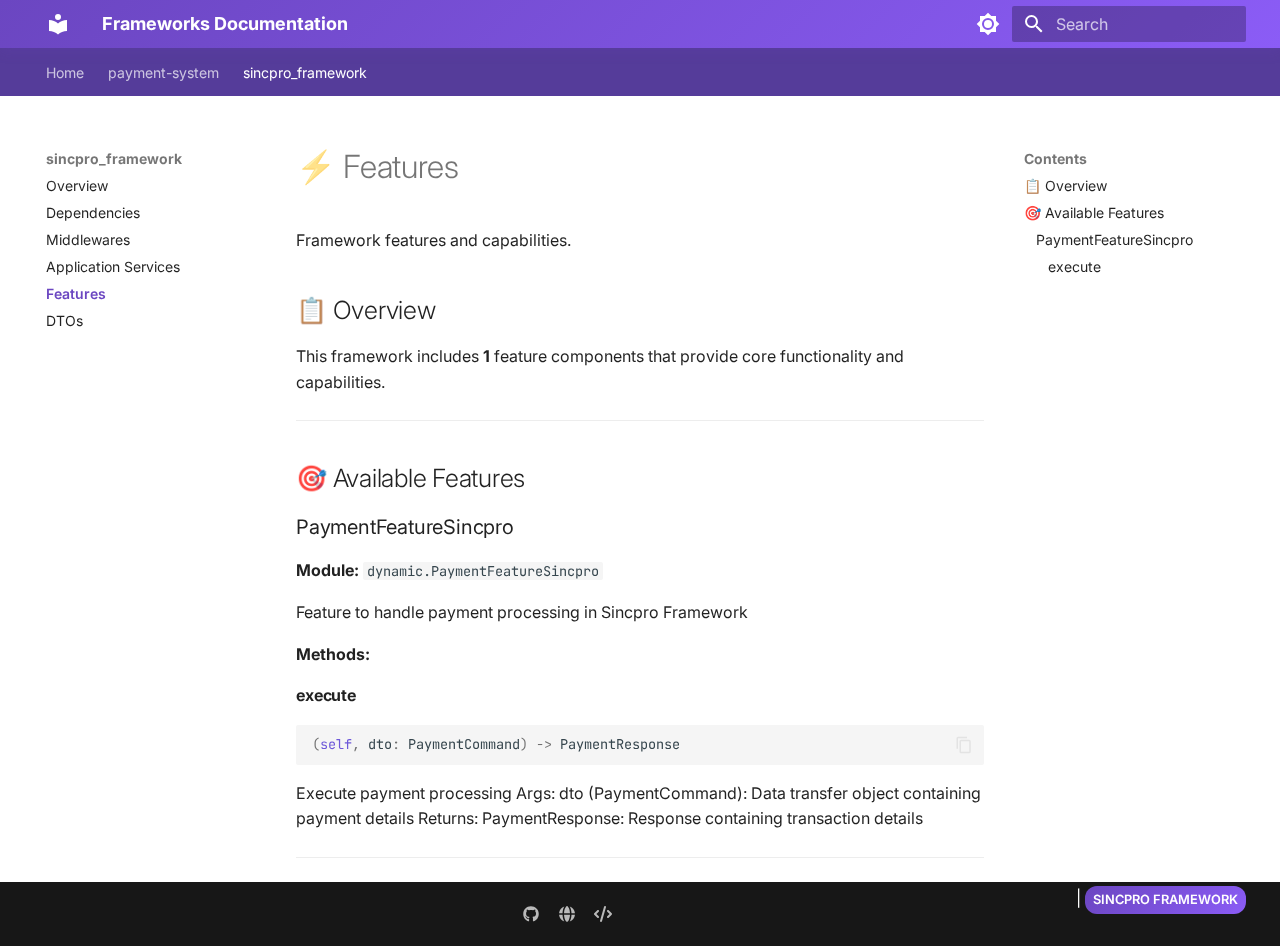
<file: examples/generated_docs/site/sincpro-framework/features/index.html>
<!doctype html>
<html lang="en" class="no-js">
  <head>
    
      <meta charset="utf-8">
      <meta name="viewport" content="width=device-width,initial-scale=1">
      
        <meta name="description" content="Auto-generated documentation for framework components">
      
      
      
      
        <link rel="prev" href="../application-services/">
      
      
        <link rel="next" href="../dtos/">
      
      
      <link rel="icon" href="../../assets/images/favicon.png">
      <meta name="generator" content="mkdocs-1.6.1, mkdocs-material-9.6.16">
    
    
      
        <title>Features - Frameworks Documentation</title>
      
    
    
      <link rel="stylesheet" href="../../assets/stylesheets/main.7e37652d.min.css">
      
        
        <link rel="stylesheet" href="../../assets/stylesheets/palette.06af60db.min.css">
      
      


    
    
      
    
    
      
        
        
        <link rel="preconnect" href="https://fonts.gstatic.com" crossorigin>
        <link rel="stylesheet" href="https://fonts.googleapis.com/css?family=Inter:300,300i,400,400i,700,700i%7CJetBrains+Mono:400,400i,700,700i&display=fallback">
        <style>:root{--md-text-font:"Inter";--md-code-font:"JetBrains Mono"}</style>
      
    
    
      <link rel="stylesheet" href="../../assets/_mkdocstrings.css">
    
      <link rel="stylesheet" href="../../assets/css/sincpro-theme.css">
    
    <script>__md_scope=new URL("../..",location),__md_hash=e=>[...e].reduce(((e,_)=>(e<<5)-e+_.charCodeAt(0)),0),__md_get=(e,_=localStorage,t=__md_scope)=>JSON.parse(_.getItem(t.pathname+"."+e)),__md_set=(e,_,t=localStorage,a=__md_scope)=>{try{t.setItem(a.pathname+"."+e,JSON.stringify(_))}catch(e){}}</script>
    
      

    
    
    
  </head>
  
  
    
    
      
    
    
    
    
    <body dir="ltr" data-md-color-scheme="default" data-md-color-primary="deep-purple" data-md-color-accent="purple">
  
    
    <input class="md-toggle" data-md-toggle="drawer" type="checkbox" id="__drawer" autocomplete="off">
    <input class="md-toggle" data-md-toggle="search" type="checkbox" id="__search" autocomplete="off">
    <label class="md-overlay" for="__drawer"></label>
    <div data-md-component="skip">
      
        
        <a href="#features" class="md-skip">
          Skip to content
        </a>
      
    </div>
    <div data-md-component="announce">
      
    </div>
    
    
      

<header class="md-header" data-md-component="header">
  <nav class="md-header__inner md-grid" aria-label="Header">
    <a href="../.." title="Frameworks Documentation" class="md-header__button md-logo" aria-label="Frameworks Documentation" data-md-component="logo">
      
  
  <svg xmlns="http://www.w3.org/2000/svg" viewBox="0 0 24 24"><path d="M12 8a3 3 0 0 0 3-3 3 3 0 0 0-3-3 3 3 0 0 0-3 3 3 3 0 0 0 3 3m0 3.54C9.64 9.35 6.5 8 3 8v11c3.5 0 6.64 1.35 9 3.54 2.36-2.19 5.5-3.54 9-3.54V8c-3.5 0-6.64 1.35-9 3.54"/></svg>

    </a>
    <label class="md-header__button md-icon" for="__drawer">
      
      <svg xmlns="http://www.w3.org/2000/svg" viewBox="0 0 24 24"><path d="M3 6h18v2H3zm0 5h18v2H3zm0 5h18v2H3z"/></svg>
    </label>
    <div class="md-header__title" data-md-component="header-title">
      <div class="md-header__ellipsis">
        <div class="md-header__topic">
          <span class="md-ellipsis">
            Frameworks Documentation
          </span>
        </div>
        <div class="md-header__topic" data-md-component="header-topic">
          <span class="md-ellipsis">
            
              Features
            
          </span>
        </div>
      </div>
    </div>
    
      
        <form class="md-header__option" data-md-component="palette">
  
    
    
    
    <input class="md-option" data-md-color-media="(prefers-color-scheme: light)" data-md-color-scheme="default" data-md-color-primary="deep-purple" data-md-color-accent="purple"  aria-label="Switch to dark mode"  type="radio" name="__palette" id="__palette_0">
    
      <label class="md-header__button md-icon" title="Switch to dark mode" for="__palette_1" hidden>
        <svg xmlns="http://www.w3.org/2000/svg" viewBox="0 0 24 24"><path d="M12 8a4 4 0 0 0-4 4 4 4 0 0 0 4 4 4 4 0 0 0 4-4 4 4 0 0 0-4-4m0 10a6 6 0 0 1-6-6 6 6 0 0 1 6-6 6 6 0 0 1 6 6 6 6 0 0 1-6 6m8-9.31V4h-4.69L12 .69 8.69 4H4v4.69L.69 12 4 15.31V20h4.69L12 23.31 15.31 20H20v-4.69L23.31 12z"/></svg>
      </label>
    
  
    
    
    
    <input class="md-option" data-md-color-media="(prefers-color-scheme: dark)" data-md-color-scheme="slate" data-md-color-primary="deep-purple" data-md-color-accent="purple"  aria-label="Switch to light mode"  type="radio" name="__palette" id="__palette_1">
    
      <label class="md-header__button md-icon" title="Switch to light mode" for="__palette_0" hidden>
        <svg xmlns="http://www.w3.org/2000/svg" viewBox="0 0 24 24"><path d="M12 18c-.89 0-1.74-.2-2.5-.55C11.56 16.5 13 14.42 13 12s-1.44-4.5-3.5-5.45C10.26 6.2 11.11 6 12 6a6 6 0 0 1 6 6 6 6 0 0 1-6 6m8-9.31V4h-4.69L12 .69 8.69 4H4v4.69L.69 12 4 15.31V20h4.69L12 23.31 15.31 20H20v-4.69L23.31 12z"/></svg>
      </label>
    
  
</form>
      
    
    
      <script>var palette=__md_get("__palette");if(palette&&palette.color){if("(prefers-color-scheme)"===palette.color.media){var media=matchMedia("(prefers-color-scheme: light)"),input=document.querySelector(media.matches?"[data-md-color-media='(prefers-color-scheme: light)']":"[data-md-color-media='(prefers-color-scheme: dark)']");palette.color.media=input.getAttribute("data-md-color-media"),palette.color.scheme=input.getAttribute("data-md-color-scheme"),palette.color.primary=input.getAttribute("data-md-color-primary"),palette.color.accent=input.getAttribute("data-md-color-accent")}for(var[key,value]of Object.entries(palette.color))document.body.setAttribute("data-md-color-"+key,value)}</script>
    
    
    
      
      
        <label class="md-header__button md-icon" for="__search">
          
          <svg xmlns="http://www.w3.org/2000/svg" viewBox="0 0 24 24"><path d="M9.5 3A6.5 6.5 0 0 1 16 9.5c0 1.61-.59 3.09-1.56 4.23l.27.27h.79l5 5-1.5 1.5-5-5v-.79l-.27-.27A6.52 6.52 0 0 1 9.5 16 6.5 6.5 0 0 1 3 9.5 6.5 6.5 0 0 1 9.5 3m0 2C7 5 5 7 5 9.5S7 14 9.5 14 14 12 14 9.5 12 5 9.5 5"/></svg>
        </label>
        <div class="md-search" data-md-component="search" role="dialog">
  <label class="md-search__overlay" for="__search"></label>
  <div class="md-search__inner" role="search">
    <form class="md-search__form" name="search">
      <input type="text" class="md-search__input" name="query" aria-label="Search" placeholder="Search" autocapitalize="off" autocorrect="off" autocomplete="off" spellcheck="false" data-md-component="search-query" required>
      <label class="md-search__icon md-icon" for="__search">
        
        <svg xmlns="http://www.w3.org/2000/svg" viewBox="0 0 24 24"><path d="M9.5 3A6.5 6.5 0 0 1 16 9.5c0 1.61-.59 3.09-1.56 4.23l.27.27h.79l5 5-1.5 1.5-5-5v-.79l-.27-.27A6.52 6.52 0 0 1 9.5 16 6.5 6.5 0 0 1 3 9.5 6.5 6.5 0 0 1 9.5 3m0 2C7 5 5 7 5 9.5S7 14 9.5 14 14 12 14 9.5 12 5 9.5 5"/></svg>
        
        <svg xmlns="http://www.w3.org/2000/svg" viewBox="0 0 24 24"><path d="M20 11v2H8l5.5 5.5-1.42 1.42L4.16 12l7.92-7.92L13.5 5.5 8 11z"/></svg>
      </label>
      <nav class="md-search__options" aria-label="Search">
        
          <a href="javascript:void(0)" class="md-search__icon md-icon" title="Share" aria-label="Share" data-clipboard data-clipboard-text="" data-md-component="search-share" tabindex="-1">
            
            <svg xmlns="http://www.w3.org/2000/svg" viewBox="0 0 24 24"><path d="M18 16.08c-.76 0-1.44.3-1.96.77L8.91 12.7c.05-.23.09-.46.09-.7s-.04-.47-.09-.7l7.05-4.11c.54.5 1.25.81 2.04.81a3 3 0 0 0 3-3 3 3 0 0 0-3-3 3 3 0 0 0-3 3c0 .24.04.47.09.7L8.04 9.81C7.5 9.31 6.79 9 6 9a3 3 0 0 0-3 3 3 3 0 0 0 3 3c.79 0 1.5-.31 2.04-.81l7.12 4.15c-.05.21-.08.43-.08.66 0 1.61 1.31 2.91 2.92 2.91s2.92-1.3 2.92-2.91A2.92 2.92 0 0 0 18 16.08"/></svg>
          </a>
        
        <button type="reset" class="md-search__icon md-icon" title="Clear" aria-label="Clear" tabindex="-1">
          
          <svg xmlns="http://www.w3.org/2000/svg" viewBox="0 0 24 24"><path d="M19 6.41 17.59 5 12 10.59 6.41 5 5 6.41 10.59 12 5 17.59 6.41 19 12 13.41 17.59 19 19 17.59 13.41 12z"/></svg>
        </button>
      </nav>
      
        <div class="md-search__suggest" data-md-component="search-suggest"></div>
      
    </form>
    <div class="md-search__output">
      <div class="md-search__scrollwrap" tabindex="0" data-md-scrollfix>
        <div class="md-search-result" data-md-component="search-result">
          <div class="md-search-result__meta">
            Initializing search
          </div>
          <ol class="md-search-result__list" role="presentation"></ol>
        </div>
      </div>
    </div>
  </div>
</div>
      
    
    
  </nav>
  
</header>
    
    <div class="md-container" data-md-component="container">
      
      
        
          
            
<nav class="md-tabs" aria-label="Tabs" data-md-component="tabs">
  <div class="md-grid">
    <ul class="md-tabs__list">
      
        
  
  
  
  
    <li class="md-tabs__item">
      <a href="../.." class="md-tabs__link">
        
  
  
    
  
  Home

      </a>
    </li>
  

      
        
  
  
  
  
    
    
      <li class="md-tabs__item">
        <a href="../../payment-system/" class="md-tabs__link">
          
  
  
  payment-system

        </a>
      </li>
    
  

      
        
  
  
  
    
  
  
    
    
      <li class="md-tabs__item md-tabs__item--active">
        <a href="../" class="md-tabs__link">
          
  
  
  sincpro_framework

        </a>
      </li>
    
  

      
    </ul>
  </div>
</nav>
          
        
      
      <main class="md-main" data-md-component="main">
        <div class="md-main__inner md-grid">
          
            
              
              <div class="md-sidebar md-sidebar--primary" data-md-component="sidebar" data-md-type="navigation" >
                <div class="md-sidebar__scrollwrap">
                  <div class="md-sidebar__inner">
                    


  


<nav class="md-nav md-nav--primary md-nav--lifted" aria-label="Navigation" data-md-level="0">
  <label class="md-nav__title" for="__drawer">
    <a href="../.." title="Frameworks Documentation" class="md-nav__button md-logo" aria-label="Frameworks Documentation" data-md-component="logo">
      
  
  <svg xmlns="http://www.w3.org/2000/svg" viewBox="0 0 24 24"><path d="M12 8a3 3 0 0 0 3-3 3 3 0 0 0-3-3 3 3 0 0 0-3 3 3 3 0 0 0 3 3m0 3.54C9.64 9.35 6.5 8 3 8v11c3.5 0 6.64 1.35 9 3.54 2.36-2.19 5.5-3.54 9-3.54V8c-3.5 0-6.64 1.35-9 3.54"/></svg>

    </a>
    Frameworks Documentation
  </label>
  
  <ul class="md-nav__list" data-md-scrollfix>
    
      
      
  
  
  
  
    <li class="md-nav__item">
      <a href="../.." class="md-nav__link">
        
  
  
  <span class="md-ellipsis">
    Home
    
  </span>
  

      </a>
    </li>
  

    
      
      
  
  
  
  
    
    
    
    
      
      
        
      
    
    
    <li class="md-nav__item md-nav__item--nested">
      
        
        
          
        
        <input class="md-nav__toggle md-toggle md-toggle--indeterminate" type="checkbox" id="__nav_2" >
        
          
          <label class="md-nav__link" for="__nav_2" id="__nav_2_label" tabindex="0">
            
  
  
  <span class="md-ellipsis">
    payment-system
    
  </span>
  

            <span class="md-nav__icon md-icon"></span>
          </label>
        
        <nav class="md-nav" data-md-level="1" aria-labelledby="__nav_2_label" aria-expanded="false">
          <label class="md-nav__title" for="__nav_2">
            <span class="md-nav__icon md-icon"></span>
            payment-system
          </label>
          <ul class="md-nav__list" data-md-scrollfix>
            
              
                
  
  
  
  
    <li class="md-nav__item">
      <a href="../../payment-system/" class="md-nav__link">
        
  
  
  <span class="md-ellipsis">
    Overview
    
  </span>
  

      </a>
    </li>
  

              
            
              
                
  
  
  
  
    <li class="md-nav__item">
      <a href="../../payment-system/dependencies/" class="md-nav__link">
        
  
  
  <span class="md-ellipsis">
    Dependencies
    
  </span>
  

      </a>
    </li>
  

              
            
              
                
  
  
  
  
    <li class="md-nav__item">
      <a href="../../payment-system/middlewares/" class="md-nav__link">
        
  
  
  <span class="md-ellipsis">
    Middlewares
    
  </span>
  

      </a>
    </li>
  

              
            
              
                
  
  
  
  
    <li class="md-nav__item">
      <a href="../../payment-system/application-services/" class="md-nav__link">
        
  
  
  <span class="md-ellipsis">
    Application Services
    
  </span>
  

      </a>
    </li>
  

              
            
              
                
  
  
  
  
    <li class="md-nav__item">
      <a href="../../payment-system/features/" class="md-nav__link">
        
  
  
  <span class="md-ellipsis">
    Features
    
  </span>
  

      </a>
    </li>
  

              
            
              
                
  
  
  
  
    <li class="md-nav__item">
      <a href="../../payment-system/dtos/" class="md-nav__link">
        
  
  
  <span class="md-ellipsis">
    DTOs
    
  </span>
  

      </a>
    </li>
  

              
            
          </ul>
        </nav>
      
    </li>
  

    
      
      
  
  
    
  
  
  
    
    
    
    
      
        
        
      
      
        
      
    
    
    <li class="md-nav__item md-nav__item--active md-nav__item--section md-nav__item--nested">
      
        
        
        <input class="md-nav__toggle md-toggle " type="checkbox" id="__nav_3" checked>
        
          
          <label class="md-nav__link" for="__nav_3" id="__nav_3_label" tabindex="">
            
  
  
  <span class="md-ellipsis">
    sincpro_framework
    
  </span>
  

            <span class="md-nav__icon md-icon"></span>
          </label>
        
        <nav class="md-nav" data-md-level="1" aria-labelledby="__nav_3_label" aria-expanded="true">
          <label class="md-nav__title" for="__nav_3">
            <span class="md-nav__icon md-icon"></span>
            sincpro_framework
          </label>
          <ul class="md-nav__list" data-md-scrollfix>
            
              
                
  
  
  
  
    <li class="md-nav__item">
      <a href="../" class="md-nav__link">
        
  
  
  <span class="md-ellipsis">
    Overview
    
  </span>
  

      </a>
    </li>
  

              
            
              
                
  
  
  
  
    <li class="md-nav__item">
      <a href="../dependencies/" class="md-nav__link">
        
  
  
  <span class="md-ellipsis">
    Dependencies
    
  </span>
  

      </a>
    </li>
  

              
            
              
                
  
  
  
  
    <li class="md-nav__item">
      <a href="../middlewares/" class="md-nav__link">
        
  
  
  <span class="md-ellipsis">
    Middlewares
    
  </span>
  

      </a>
    </li>
  

              
            
              
                
  
  
  
  
    <li class="md-nav__item">
      <a href="../application-services/" class="md-nav__link">
        
  
  
  <span class="md-ellipsis">
    Application Services
    
  </span>
  

      </a>
    </li>
  

              
            
              
                
  
  
    
  
  
  
    <li class="md-nav__item md-nav__item--active">
      
      <input class="md-nav__toggle md-toggle" type="checkbox" id="__toc">
      
      
        
      
      
        <label class="md-nav__link md-nav__link--active" for="__toc">
          
  
  
  <span class="md-ellipsis">
    Features
    
  </span>
  

          <span class="md-nav__icon md-icon"></span>
        </label>
      
      <a href="./" class="md-nav__link md-nav__link--active">
        
  
  
  <span class="md-ellipsis">
    Features
    
  </span>
  

      </a>
      
        

  

<nav class="md-nav md-nav--secondary" aria-label="Contents">
  
  
  
    
  
  
    <label class="md-nav__title" for="__toc">
      <span class="md-nav__icon md-icon"></span>
      Contents
    </label>
    <ul class="md-nav__list" data-md-component="toc" data-md-scrollfix>
      
        <li class="md-nav__item">
  <a href="#overview" class="md-nav__link">
    <span class="md-ellipsis">
      📋 Overview
    </span>
  </a>
  
</li>
      
        <li class="md-nav__item">
  <a href="#available-features" class="md-nav__link">
    <span class="md-ellipsis">
      🎯 Available Features
    </span>
  </a>
  
    <nav class="md-nav" aria-label="🎯 Available Features">
      <ul class="md-nav__list">
        
          <li class="md-nav__item">
  <a href="#paymentfeaturesincpro" class="md-nav__link">
    <span class="md-ellipsis">
      PaymentFeatureSincpro
    </span>
  </a>
  
    <nav class="md-nav" aria-label="PaymentFeatureSincpro">
      <ul class="md-nav__list">
        
          <li class="md-nav__item">
  <a href="#execute" class="md-nav__link">
    <span class="md-ellipsis">
      execute
    </span>
  </a>
  
</li>
        
      </ul>
    </nav>
  
</li>
        
      </ul>
    </nav>
  
</li>
      
    </ul>
  
</nav>
      
    </li>
  

              
            
              
                
  
  
  
  
    <li class="md-nav__item">
      <a href="../dtos/" class="md-nav__link">
        
  
  
  <span class="md-ellipsis">
    DTOs
    
  </span>
  

      </a>
    </li>
  

              
            
          </ul>
        </nav>
      
    </li>
  

    
  </ul>
</nav>
                  </div>
                </div>
              </div>
            
            
              
              <div class="md-sidebar md-sidebar--secondary" data-md-component="sidebar" data-md-type="toc" >
                <div class="md-sidebar__scrollwrap">
                  <div class="md-sidebar__inner">
                    

  

<nav class="md-nav md-nav--secondary" aria-label="Contents">
  
  
  
    
  
  
    <label class="md-nav__title" for="__toc">
      <span class="md-nav__icon md-icon"></span>
      Contents
    </label>
    <ul class="md-nav__list" data-md-component="toc" data-md-scrollfix>
      
        <li class="md-nav__item">
  <a href="#overview" class="md-nav__link">
    <span class="md-ellipsis">
      📋 Overview
    </span>
  </a>
  
</li>
      
        <li class="md-nav__item">
  <a href="#available-features" class="md-nav__link">
    <span class="md-ellipsis">
      🎯 Available Features
    </span>
  </a>
  
    <nav class="md-nav" aria-label="🎯 Available Features">
      <ul class="md-nav__list">
        
          <li class="md-nav__item">
  <a href="#paymentfeaturesincpro" class="md-nav__link">
    <span class="md-ellipsis">
      PaymentFeatureSincpro
    </span>
  </a>
  
    <nav class="md-nav" aria-label="PaymentFeatureSincpro">
      <ul class="md-nav__list">
        
          <li class="md-nav__item">
  <a href="#execute" class="md-nav__link">
    <span class="md-ellipsis">
      execute
    </span>
  </a>
  
</li>
        
      </ul>
    </nav>
  
</li>
        
      </ul>
    </nav>
  
</li>
      
    </ul>
  
</nav>
                  </div>
                </div>
              </div>
            
          
          
            <div class="md-content" data-md-component="content">
              <article class="md-content__inner md-typeset">
                
                  



<h1 id="features">⚡ Features<a class="headerlink" href="#features" title="Permanent link">🔗</a></h1>
<p>Framework features and capabilities.</p>
<h2 id="overview">📋 Overview<a class="headerlink" href="#overview" title="Permanent link">🔗</a></h2>
<p>This framework includes <strong>1</strong> feature components that provide
core functionality and capabilities.</p>
<hr />
<h2 id="available-features">🎯 Available Features<a class="headerlink" href="#available-features" title="Permanent link">🔗</a></h2>
<h3 id="paymentfeaturesincpro">PaymentFeatureSincpro<a class="headerlink" href="#paymentfeaturesincpro" title="Permanent link">🔗</a></h3>
<p><strong>Module:</strong> <code>dynamic.PaymentFeatureSincpro</code></p>
<p>Feature to handle payment processing in Sincpro Framework</p>
<p><strong>Methods:</strong></p>
<h4 id="execute">execute<a class="headerlink" href="#execute" title="Permanent link">🔗</a></h4>
<div class="language-python highlight"><pre><span></span><code><span id="__span-0-1"><a id="__codelineno-0-1" name="__codelineno-0-1" href="#__codelineno-0-1"></a><span class="p">(</span><span class="bp">self</span><span class="p">,</span> <span class="n">dto</span><span class="p">:</span> <span class="n">PaymentCommand</span><span class="p">)</span> <span class="o">-&gt;</span> <span class="n">PaymentResponse</span>
</span></code></pre></div>
<p>Execute payment processing
Args:
    dto (PaymentCommand): Data transfer object containing payment details
Returns:
    PaymentResponse: Response containing transaction details</p>
<hr />












                
              </article>
            </div>
          
          
  <script>var tabs=__md_get("__tabs");if(Array.isArray(tabs))e:for(var set of document.querySelectorAll(".tabbed-set")){var labels=set.querySelector(".tabbed-labels");for(var tab of tabs)for(var label of labels.getElementsByTagName("label"))if(label.innerText.trim()===tab){var input=document.getElementById(label.htmlFor);input.checked=!0;continue e}}</script>

<script>var target=document.getElementById(location.hash.slice(1));target&&target.name&&(target.checked=target.name.startsWith("__tabbed_"))</script>
        </div>
        
          <button type="button" class="md-top md-icon" data-md-component="top" hidden>
  
  <svg xmlns="http://www.w3.org/2000/svg" viewBox="0 0 24 24"><path d="M13 20h-2V8l-5.5 5.5-1.42-1.42L12 4.16l7.92 7.92-1.42 1.42L13 8z"/></svg>
  Back to top
</button>
        
      </main>
      
        <footer class="md-footer">
  
  <div class="md-footer-meta md-typeset">
    <div class="md-footer-meta__inner md-grid">
      <div class="md-copyright">
  
  
</div>
      
        <div class="md-social">
  
    
    
    
    
    <a href="https://github.com/Sincpro-SRL" target="_blank" rel="noopener" title="Sincpro on GitHub" class="md-social__link">
      <svg xmlns="http://www.w3.org/2000/svg" viewBox="0 0 512 512"><!--! Font Awesome Free 7.0.0 by @fontawesome - https://fontawesome.com License - https://fontawesome.com/license/free (Icons: CC BY 4.0, Fonts: SIL OFL 1.1, Code: MIT License) Copyright 2025 Fonticons, Inc.--><path fill="currentColor" d="M173.9 397.4c0 2-2.3 3.6-5.2 3.6-3.3.3-5.6-1.3-5.6-3.6 0-2 2.3-3.6 5.2-3.6 3-.3 5.6 1.3 5.6 3.6m-31.1-4.5c-.7 2 1.3 4.3 4.3 4.9 2.6 1 5.6 0 6.2-2s-1.3-4.3-4.3-5.2c-2.6-.7-5.5.3-6.2 2.3m44.2-1.7c-2.9.7-4.9 2.6-4.6 4.9.3 2 2.9 3.3 5.9 2.6 2.9-.7 4.9-2.6 4.6-4.6-.3-1.9-3-3.2-5.9-2.9M252.8 8C114.1 8 8 113.3 8 252c0 110.9 69.8 205.8 169.5 239.2 12.8 2.3 17.3-5.6 17.3-12.1 0-6.2-.3-40.4-.3-61.4 0 0-70 15-84.7-29.8 0 0-11.4-29.1-27.8-36.6 0 0-22.9-15.7 1.6-15.4 0 0 24.9 2 38.6 25.8 21.9 38.6 58.6 27.5 72.9 20.9 2.3-16 8.8-27.1 16-33.7-55.9-6.2-112.3-14.3-112.3-110.5 0-27.5 7.6-41.3 23.6-58.9-2.6-6.5-11.1-33.3 2.6-67.9 20.9-6.5 69 27 69 27 20-5.6 41.5-8.5 62.8-8.5s42.8 2.9 62.8 8.5c0 0 48.1-33.6 69-27 13.7 34.7 5.2 61.4 2.6 67.9 16 17.7 25.8 31.5 25.8 58.9 0 96.5-58.9 104.2-114.8 110.5 9.2 7.9 17 22.9 17 46.4 0 33.7-.3 75.4-.3 83.6 0 6.5 4.6 14.4 17.3 12.1C436.2 457.8 504 362.9 504 252 504 113.3 391.5 8 252.8 8M105.2 352.9c-1.3 1-1 3.3.7 5.2 1.6 1.6 3.9 2.3 5.2 1 1.3-1 1-3.3-.7-5.2-1.6-1.6-3.9-2.3-5.2-1m-10.8-8.1c-.7 1.3.3 2.9 2.3 3.9 1.6 1 3.6.7 4.3-.7.7-1.3-.3-2.9-2.3-3.9-2-.6-3.6-.3-4.3.7m32.4 35.6c-1.6 1.3-1 4.3 1.3 6.2 2.3 2.3 5.2 2.6 6.5 1 1.3-1.3.7-4.3-1.3-6.2-2.2-2.3-5.2-2.6-6.5-1m-11.4-14.7c-1.6 1-1.6 3.6 0 5.9s4.3 3.3 5.6 2.3c1.6-1.3 1.6-3.9 0-6.2-1.4-2.3-4-3.3-5.6-2"/></svg>
    </a>
  
    
    
    
    
    <a href="https://sincpro.com.bo" target="_blank" rel="noopener" title="Sincpro website" class="md-social__link">
      <svg xmlns="http://www.w3.org/2000/svg" viewBox="0 0 512 512"><!--! Font Awesome Free 7.0.0 by @fontawesome - https://fontawesome.com License - https://fontawesome.com/license/free (Icons: CC BY 4.0, Fonts: SIL OFL 1.1, Code: MIT License) Copyright 2025 Fonticons, Inc.--><path fill="currentColor" d="M351.9 280H161c2.9 64.5 17.2 123.9 37.5 167.4 11.4 24.5 23.7 41.8 35.1 52.4 11.2 10.5 18.9 12.2 22.9 12.2s11.7-1.7 22.9-12.2c11.4-10.6 23.7-28 35.1-52.4 20.3-43.5 34.6-102.9 37.5-167.4zm-191-48h190.9c-2.8-64.5-17.1-123.9-37.4-167.4-11.4-24.4-23.7-41.8-35.1-52.4C268.1 1.7 260.4 0 256.4 0s-11.7 1.7-22.9 12.2c-11.4 10.6-23.7 28-35.1 52.4-20.3 43.5-34.6 102.9-37.5 167.4m-48 0c3.5-85.6 25.6-165.1 57.9-217.3C78.7 47.3 10.9 131.2 1.5 232zM1.5 280c9.4 100.8 77.2 184.7 169.3 217.3-32.3-52.2-54.4-131.7-57.9-217.3zm398.4 0c-3.5 85.6-25.6 165.1-57.9 217.3 92.1-32.7 159.9-116.5 169.3-217.3zm111.4-48C501.9 131.2 434.1 47.3 342 14.7c32.3 52.2 54.4 131.7 57.9 217.3z"/></svg>
    </a>
  
    
    
    
    
    <a href="https://sincpro.com.bo" target="_blank" rel="noopener" title="Developer portal" class="md-social__link">
      <svg xmlns="http://www.w3.org/2000/svg" viewBox="0 0 576 512"><!--! Font Awesome Free 7.0.0 by @fontawesome - https://fontawesome.com License - https://fontawesome.com/license/free (Icons: CC BY 4.0, Fonts: SIL OFL 1.1, Code: MIT License) Copyright 2025 Fonticons, Inc.--><path fill="currentColor" d="M360.8 1.2c-17-4.9-34.7 5-39.6 22l-128 448c-4.9 17 5 34.7 22 39.6s34.7-5 39.6-22l128-448c4.9-17-5-34.7-22-39.6m64.6 136.1c-12.5 12.5-12.5 32.8 0 45.3l73.4 73.4-73.4 73.4c-12.5 12.5-12.5 32.8 0 45.3s32.8 12.5 45.3 0l96-96c12.5-12.5 12.5-32.8 0-45.3l-96-96c-12.5-12.5-32.8-12.5-45.3 0zm-274.7 0c-12.5-12.5-32.8-12.5-45.3 0l-96 96c-12.5 12.5-12.5 32.8 0 45.3l96 96c12.5 12.5 32.8 12.5 45.3 0s12.5-32.8 0-45.3L77.3 256l73.3-73.4c12.5-12.5 12.5-32.8 0-45.3z"/></svg>
    </a>
  
</div>
      
    </div>
  </div>
</footer>
      
    </div>
    <div class="md-dialog" data-md-component="dialog">
      <div class="md-dialog__inner md-typeset"></div>
    </div>
    
    
    
      
      <script id="__config" type="application/json">{"base": "../..", "features": ["navigation.tabs", "navigation.sections", "navigation.expand", "navigation.top", "navigation.instant", "navigation.tracking", "search.highlight", "search.share", "search.suggest", "content.code.copy", "content.code.annotate", "content.tabs.link"], "search": "../../assets/javascripts/workers/search.d50fe291.min.js", "tags": null, "translations": {"clipboard.copied": "Copied to clipboard", "clipboard.copy": "Copy to clipboard", "search.result.more.one": "1 more on this page", "search.result.more.other": "# more on this page", "search.result.none": "No matching documents", "search.result.one": "1 matching document", "search.result.other": "# matching documents", "search.result.placeholder": "Type to start searching", "search.result.term.missing": "Missing", "select.version": "Select version"}, "version": null}</script>
    
    
      <script src="../../assets/javascripts/bundle.50899def.min.js"></script>
      
        <script src="../../assets/js/sincpro-analytics.js"></script>
      
    
  </body>
</html>
</file>
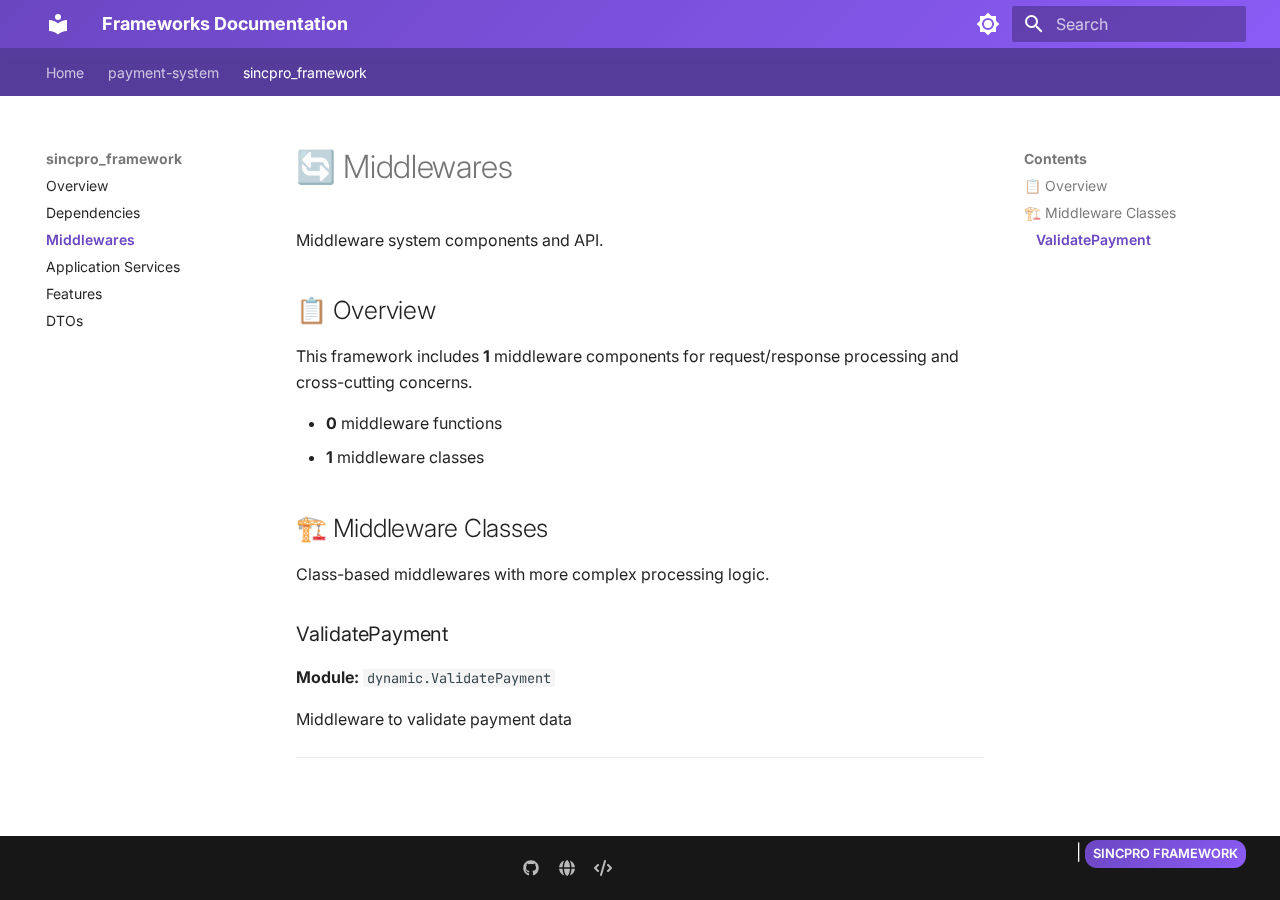
<file: examples/generated_docs/site/sincpro-framework/middlewares/index.html>
<!doctype html>
<html lang="en" class="no-js">
  <head>
    
      <meta charset="utf-8">
      <meta name="viewport" content="width=device-width,initial-scale=1">
      
        <meta name="description" content="Auto-generated documentation for framework components">
      
      
      
      
        <link rel="prev" href="../dependencies/">
      
      
        <link rel="next" href="../application-services/">
      
      
      <link rel="icon" href="../../assets/images/favicon.png">
      <meta name="generator" content="mkdocs-1.6.1, mkdocs-material-9.6.16">
    
    
      
        <title>Middlewares - Frameworks Documentation</title>
      
    
    
      <link rel="stylesheet" href="../../assets/stylesheets/main.7e37652d.min.css">
      
        
        <link rel="stylesheet" href="../../assets/stylesheets/palette.06af60db.min.css">
      
      


    
    
      
    
    
      
        
        
        <link rel="preconnect" href="https://fonts.gstatic.com" crossorigin>
        <link rel="stylesheet" href="https://fonts.googleapis.com/css?family=Inter:300,300i,400,400i,700,700i%7CJetBrains+Mono:400,400i,700,700i&display=fallback">
        <style>:root{--md-text-font:"Inter";--md-code-font:"JetBrains Mono"}</style>
      
    
    
      <link rel="stylesheet" href="../../assets/_mkdocstrings.css">
    
      <link rel="stylesheet" href="../../assets/css/sincpro-theme.css">
    
    <script>__md_scope=new URL("../..",location),__md_hash=e=>[...e].reduce(((e,_)=>(e<<5)-e+_.charCodeAt(0)),0),__md_get=(e,_=localStorage,t=__md_scope)=>JSON.parse(_.getItem(t.pathname+"."+e)),__md_set=(e,_,t=localStorage,a=__md_scope)=>{try{t.setItem(a.pathname+"."+e,JSON.stringify(_))}catch(e){}}</script>
    
      

    
    
    
  </head>
  
  
    
    
      
    
    
    
    
    <body dir="ltr" data-md-color-scheme="default" data-md-color-primary="deep-purple" data-md-color-accent="purple">
  
    
    <input class="md-toggle" data-md-toggle="drawer" type="checkbox" id="__drawer" autocomplete="off">
    <input class="md-toggle" data-md-toggle="search" type="checkbox" id="__search" autocomplete="off">
    <label class="md-overlay" for="__drawer"></label>
    <div data-md-component="skip">
      
        
        <a href="#middlewares" class="md-skip">
          Skip to content
        </a>
      
    </div>
    <div data-md-component="announce">
      
    </div>
    
    
      

<header class="md-header" data-md-component="header">
  <nav class="md-header__inner md-grid" aria-label="Header">
    <a href="../.." title="Frameworks Documentation" class="md-header__button md-logo" aria-label="Frameworks Documentation" data-md-component="logo">
      
  
  <svg xmlns="http://www.w3.org/2000/svg" viewBox="0 0 24 24"><path d="M12 8a3 3 0 0 0 3-3 3 3 0 0 0-3-3 3 3 0 0 0-3 3 3 3 0 0 0 3 3m0 3.54C9.64 9.35 6.5 8 3 8v11c3.5 0 6.64 1.35 9 3.54 2.36-2.19 5.5-3.54 9-3.54V8c-3.5 0-6.64 1.35-9 3.54"/></svg>

    </a>
    <label class="md-header__button md-icon" for="__drawer">
      
      <svg xmlns="http://www.w3.org/2000/svg" viewBox="0 0 24 24"><path d="M3 6h18v2H3zm0 5h18v2H3zm0 5h18v2H3z"/></svg>
    </label>
    <div class="md-header__title" data-md-component="header-title">
      <div class="md-header__ellipsis">
        <div class="md-header__topic">
          <span class="md-ellipsis">
            Frameworks Documentation
          </span>
        </div>
        <div class="md-header__topic" data-md-component="header-topic">
          <span class="md-ellipsis">
            
              Middlewares
            
          </span>
        </div>
      </div>
    </div>
    
      
        <form class="md-header__option" data-md-component="palette">
  
    
    
    
    <input class="md-option" data-md-color-media="(prefers-color-scheme: light)" data-md-color-scheme="default" data-md-color-primary="deep-purple" data-md-color-accent="purple"  aria-label="Switch to dark mode"  type="radio" name="__palette" id="__palette_0">
    
      <label class="md-header__button md-icon" title="Switch to dark mode" for="__palette_1" hidden>
        <svg xmlns="http://www.w3.org/2000/svg" viewBox="0 0 24 24"><path d="M12 8a4 4 0 0 0-4 4 4 4 0 0 0 4 4 4 4 0 0 0 4-4 4 4 0 0 0-4-4m0 10a6 6 0 0 1-6-6 6 6 0 0 1 6-6 6 6 0 0 1 6 6 6 6 0 0 1-6 6m8-9.31V4h-4.69L12 .69 8.69 4H4v4.69L.69 12 4 15.31V20h4.69L12 23.31 15.31 20H20v-4.69L23.31 12z"/></svg>
      </label>
    
  
    
    
    
    <input class="md-option" data-md-color-media="(prefers-color-scheme: dark)" data-md-color-scheme="slate" data-md-color-primary="deep-purple" data-md-color-accent="purple"  aria-label="Switch to light mode"  type="radio" name="__palette" id="__palette_1">
    
      <label class="md-header__button md-icon" title="Switch to light mode" for="__palette_0" hidden>
        <svg xmlns="http://www.w3.org/2000/svg" viewBox="0 0 24 24"><path d="M12 18c-.89 0-1.74-.2-2.5-.55C11.56 16.5 13 14.42 13 12s-1.44-4.5-3.5-5.45C10.26 6.2 11.11 6 12 6a6 6 0 0 1 6 6 6 6 0 0 1-6 6m8-9.31V4h-4.69L12 .69 8.69 4H4v4.69L.69 12 4 15.31V20h4.69L12 23.31 15.31 20H20v-4.69L23.31 12z"/></svg>
      </label>
    
  
</form>
      
    
    
      <script>var palette=__md_get("__palette");if(palette&&palette.color){if("(prefers-color-scheme)"===palette.color.media){var media=matchMedia("(prefers-color-scheme: light)"),input=document.querySelector(media.matches?"[data-md-color-media='(prefers-color-scheme: light)']":"[data-md-color-media='(prefers-color-scheme: dark)']");palette.color.media=input.getAttribute("data-md-color-media"),palette.color.scheme=input.getAttribute("data-md-color-scheme"),palette.color.primary=input.getAttribute("data-md-color-primary"),palette.color.accent=input.getAttribute("data-md-color-accent")}for(var[key,value]of Object.entries(palette.color))document.body.setAttribute("data-md-color-"+key,value)}</script>
    
    
    
      
      
        <label class="md-header__button md-icon" for="__search">
          
          <svg xmlns="http://www.w3.org/2000/svg" viewBox="0 0 24 24"><path d="M9.5 3A6.5 6.5 0 0 1 16 9.5c0 1.61-.59 3.09-1.56 4.23l.27.27h.79l5 5-1.5 1.5-5-5v-.79l-.27-.27A6.52 6.52 0 0 1 9.5 16 6.5 6.5 0 0 1 3 9.5 6.5 6.5 0 0 1 9.5 3m0 2C7 5 5 7 5 9.5S7 14 9.5 14 14 12 14 9.5 12 5 9.5 5"/></svg>
        </label>
        <div class="md-search" data-md-component="search" role="dialog">
  <label class="md-search__overlay" for="__search"></label>
  <div class="md-search__inner" role="search">
    <form class="md-search__form" name="search">
      <input type="text" class="md-search__input" name="query" aria-label="Search" placeholder="Search" autocapitalize="off" autocorrect="off" autocomplete="off" spellcheck="false" data-md-component="search-query" required>
      <label class="md-search__icon md-icon" for="__search">
        
        <svg xmlns="http://www.w3.org/2000/svg" viewBox="0 0 24 24"><path d="M9.5 3A6.5 6.5 0 0 1 16 9.5c0 1.61-.59 3.09-1.56 4.23l.27.27h.79l5 5-1.5 1.5-5-5v-.79l-.27-.27A6.52 6.52 0 0 1 9.5 16 6.5 6.5 0 0 1 3 9.5 6.5 6.5 0 0 1 9.5 3m0 2C7 5 5 7 5 9.5S7 14 9.5 14 14 12 14 9.5 12 5 9.5 5"/></svg>
        
        <svg xmlns="http://www.w3.org/2000/svg" viewBox="0 0 24 24"><path d="M20 11v2H8l5.5 5.5-1.42 1.42L4.16 12l7.92-7.92L13.5 5.5 8 11z"/></svg>
      </label>
      <nav class="md-search__options" aria-label="Search">
        
          <a href="javascript:void(0)" class="md-search__icon md-icon" title="Share" aria-label="Share" data-clipboard data-clipboard-text="" data-md-component="search-share" tabindex="-1">
            
            <svg xmlns="http://www.w3.org/2000/svg" viewBox="0 0 24 24"><path d="M18 16.08c-.76 0-1.44.3-1.96.77L8.91 12.7c.05-.23.09-.46.09-.7s-.04-.47-.09-.7l7.05-4.11c.54.5 1.25.81 2.04.81a3 3 0 0 0 3-3 3 3 0 0 0-3-3 3 3 0 0 0-3 3c0 .24.04.47.09.7L8.04 9.81C7.5 9.31 6.79 9 6 9a3 3 0 0 0-3 3 3 3 0 0 0 3 3c.79 0 1.5-.31 2.04-.81l7.12 4.15c-.05.21-.08.43-.08.66 0 1.61 1.31 2.91 2.92 2.91s2.92-1.3 2.92-2.91A2.92 2.92 0 0 0 18 16.08"/></svg>
          </a>
        
        <button type="reset" class="md-search__icon md-icon" title="Clear" aria-label="Clear" tabindex="-1">
          
          <svg xmlns="http://www.w3.org/2000/svg" viewBox="0 0 24 24"><path d="M19 6.41 17.59 5 12 10.59 6.41 5 5 6.41 10.59 12 5 17.59 6.41 19 12 13.41 17.59 19 19 17.59 13.41 12z"/></svg>
        </button>
      </nav>
      
        <div class="md-search__suggest" data-md-component="search-suggest"></div>
      
    </form>
    <div class="md-search__output">
      <div class="md-search__scrollwrap" tabindex="0" data-md-scrollfix>
        <div class="md-search-result" data-md-component="search-result">
          <div class="md-search-result__meta">
            Initializing search
          </div>
          <ol class="md-search-result__list" role="presentation"></ol>
        </div>
      </div>
    </div>
  </div>
</div>
      
    
    
  </nav>
  
</header>
    
    <div class="md-container" data-md-component="container">
      
      
        
          
            
<nav class="md-tabs" aria-label="Tabs" data-md-component="tabs">
  <div class="md-grid">
    <ul class="md-tabs__list">
      
        
  
  
  
  
    <li class="md-tabs__item">
      <a href="../.." class="md-tabs__link">
        
  
  
    
  
  Home

      </a>
    </li>
  

      
        
  
  
  
  
    
    
      <li class="md-tabs__item">
        <a href="../../payment-system/" class="md-tabs__link">
          
  
  
  payment-system

        </a>
      </li>
    
  

      
        
  
  
  
    
  
  
    
    
      <li class="md-tabs__item md-tabs__item--active">
        <a href="../" class="md-tabs__link">
          
  
  
  sincpro_framework

        </a>
      </li>
    
  

      
    </ul>
  </div>
</nav>
          
        
      
      <main class="md-main" data-md-component="main">
        <div class="md-main__inner md-grid">
          
            
              
              <div class="md-sidebar md-sidebar--primary" data-md-component="sidebar" data-md-type="navigation" >
                <div class="md-sidebar__scrollwrap">
                  <div class="md-sidebar__inner">
                    


  


<nav class="md-nav md-nav--primary md-nav--lifted" aria-label="Navigation" data-md-level="0">
  <label class="md-nav__title" for="__drawer">
    <a href="../.." title="Frameworks Documentation" class="md-nav__button md-logo" aria-label="Frameworks Documentation" data-md-component="logo">
      
  
  <svg xmlns="http://www.w3.org/2000/svg" viewBox="0 0 24 24"><path d="M12 8a3 3 0 0 0 3-3 3 3 0 0 0-3-3 3 3 0 0 0-3 3 3 3 0 0 0 3 3m0 3.54C9.64 9.35 6.5 8 3 8v11c3.5 0 6.64 1.35 9 3.54 2.36-2.19 5.5-3.54 9-3.54V8c-3.5 0-6.64 1.35-9 3.54"/></svg>

    </a>
    Frameworks Documentation
  </label>
  
  <ul class="md-nav__list" data-md-scrollfix>
    
      
      
  
  
  
  
    <li class="md-nav__item">
      <a href="../.." class="md-nav__link">
        
  
  
  <span class="md-ellipsis">
    Home
    
  </span>
  

      </a>
    </li>
  

    
      
      
  
  
  
  
    
    
    
    
      
      
        
      
    
    
    <li class="md-nav__item md-nav__item--nested">
      
        
        
          
        
        <input class="md-nav__toggle md-toggle md-toggle--indeterminate" type="checkbox" id="__nav_2" >
        
          
          <label class="md-nav__link" for="__nav_2" id="__nav_2_label" tabindex="0">
            
  
  
  <span class="md-ellipsis">
    payment-system
    
  </span>
  

            <span class="md-nav__icon md-icon"></span>
          </label>
        
        <nav class="md-nav" data-md-level="1" aria-labelledby="__nav_2_label" aria-expanded="false">
          <label class="md-nav__title" for="__nav_2">
            <span class="md-nav__icon md-icon"></span>
            payment-system
          </label>
          <ul class="md-nav__list" data-md-scrollfix>
            
              
                
  
  
  
  
    <li class="md-nav__item">
      <a href="../../payment-system/" class="md-nav__link">
        
  
  
  <span class="md-ellipsis">
    Overview
    
  </span>
  

      </a>
    </li>
  

              
            
              
                
  
  
  
  
    <li class="md-nav__item">
      <a href="../../payment-system/dependencies/" class="md-nav__link">
        
  
  
  <span class="md-ellipsis">
    Dependencies
    
  </span>
  

      </a>
    </li>
  

              
            
              
                
  
  
  
  
    <li class="md-nav__item">
      <a href="../../payment-system/middlewares/" class="md-nav__link">
        
  
  
  <span class="md-ellipsis">
    Middlewares
    
  </span>
  

      </a>
    </li>
  

              
            
              
                
  
  
  
  
    <li class="md-nav__item">
      <a href="../../payment-system/application-services/" class="md-nav__link">
        
  
  
  <span class="md-ellipsis">
    Application Services
    
  </span>
  

      </a>
    </li>
  

              
            
              
                
  
  
  
  
    <li class="md-nav__item">
      <a href="../../payment-system/features/" class="md-nav__link">
        
  
  
  <span class="md-ellipsis">
    Features
    
  </span>
  

      </a>
    </li>
  

              
            
              
                
  
  
  
  
    <li class="md-nav__item">
      <a href="../../payment-system/dtos/" class="md-nav__link">
        
  
  
  <span class="md-ellipsis">
    DTOs
    
  </span>
  

      </a>
    </li>
  

              
            
          </ul>
        </nav>
      
    </li>
  

    
      
      
  
  
    
  
  
  
    
    
    
    
      
        
        
      
      
        
      
    
    
    <li class="md-nav__item md-nav__item--active md-nav__item--section md-nav__item--nested">
      
        
        
        <input class="md-nav__toggle md-toggle " type="checkbox" id="__nav_3" checked>
        
          
          <label class="md-nav__link" for="__nav_3" id="__nav_3_label" tabindex="">
            
  
  
  <span class="md-ellipsis">
    sincpro_framework
    
  </span>
  

            <span class="md-nav__icon md-icon"></span>
          </label>
        
        <nav class="md-nav" data-md-level="1" aria-labelledby="__nav_3_label" aria-expanded="true">
          <label class="md-nav__title" for="__nav_3">
            <span class="md-nav__icon md-icon"></span>
            sincpro_framework
          </label>
          <ul class="md-nav__list" data-md-scrollfix>
            
              
                
  
  
  
  
    <li class="md-nav__item">
      <a href="../" class="md-nav__link">
        
  
  
  <span class="md-ellipsis">
    Overview
    
  </span>
  

      </a>
    </li>
  

              
            
              
                
  
  
  
  
    <li class="md-nav__item">
      <a href="../dependencies/" class="md-nav__link">
        
  
  
  <span class="md-ellipsis">
    Dependencies
    
  </span>
  

      </a>
    </li>
  

              
            
              
                
  
  
    
  
  
  
    <li class="md-nav__item md-nav__item--active">
      
      <input class="md-nav__toggle md-toggle" type="checkbox" id="__toc">
      
      
        
      
      
        <label class="md-nav__link md-nav__link--active" for="__toc">
          
  
  
  <span class="md-ellipsis">
    Middlewares
    
  </span>
  

          <span class="md-nav__icon md-icon"></span>
        </label>
      
      <a href="./" class="md-nav__link md-nav__link--active">
        
  
  
  <span class="md-ellipsis">
    Middlewares
    
  </span>
  

      </a>
      
        

  

<nav class="md-nav md-nav--secondary" aria-label="Contents">
  
  
  
    
  
  
    <label class="md-nav__title" for="__toc">
      <span class="md-nav__icon md-icon"></span>
      Contents
    </label>
    <ul class="md-nav__list" data-md-component="toc" data-md-scrollfix>
      
        <li class="md-nav__item">
  <a href="#overview" class="md-nav__link">
    <span class="md-ellipsis">
      📋 Overview
    </span>
  </a>
  
</li>
      
        <li class="md-nav__item">
  <a href="#middleware-classes" class="md-nav__link">
    <span class="md-ellipsis">
      🏗️ Middleware Classes
    </span>
  </a>
  
    <nav class="md-nav" aria-label="🏗️ Middleware Classes">
      <ul class="md-nav__list">
        
          <li class="md-nav__item">
  <a href="#validatepayment" class="md-nav__link">
    <span class="md-ellipsis">
      ValidatePayment
    </span>
  </a>
  
</li>
        
      </ul>
    </nav>
  
</li>
      
    </ul>
  
</nav>
      
    </li>
  

              
            
              
                
  
  
  
  
    <li class="md-nav__item">
      <a href="../application-services/" class="md-nav__link">
        
  
  
  <span class="md-ellipsis">
    Application Services
    
  </span>
  

      </a>
    </li>
  

              
            
              
                
  
  
  
  
    <li class="md-nav__item">
      <a href="../features/" class="md-nav__link">
        
  
  
  <span class="md-ellipsis">
    Features
    
  </span>
  

      </a>
    </li>
  

              
            
              
                
  
  
  
  
    <li class="md-nav__item">
      <a href="../dtos/" class="md-nav__link">
        
  
  
  <span class="md-ellipsis">
    DTOs
    
  </span>
  

      </a>
    </li>
  

              
            
          </ul>
        </nav>
      
    </li>
  

    
  </ul>
</nav>
                  </div>
                </div>
              </div>
            
            
              
              <div class="md-sidebar md-sidebar--secondary" data-md-component="sidebar" data-md-type="toc" >
                <div class="md-sidebar__scrollwrap">
                  <div class="md-sidebar__inner">
                    

  

<nav class="md-nav md-nav--secondary" aria-label="Contents">
  
  
  
    
  
  
    <label class="md-nav__title" for="__toc">
      <span class="md-nav__icon md-icon"></span>
      Contents
    </label>
    <ul class="md-nav__list" data-md-component="toc" data-md-scrollfix>
      
        <li class="md-nav__item">
  <a href="#overview" class="md-nav__link">
    <span class="md-ellipsis">
      📋 Overview
    </span>
  </a>
  
</li>
      
        <li class="md-nav__item">
  <a href="#middleware-classes" class="md-nav__link">
    <span class="md-ellipsis">
      🏗️ Middleware Classes
    </span>
  </a>
  
    <nav class="md-nav" aria-label="🏗️ Middleware Classes">
      <ul class="md-nav__list">
        
          <li class="md-nav__item">
  <a href="#validatepayment" class="md-nav__link">
    <span class="md-ellipsis">
      ValidatePayment
    </span>
  </a>
  
</li>
        
      </ul>
    </nav>
  
</li>
      
    </ul>
  
</nav>
                  </div>
                </div>
              </div>
            
          
          
            <div class="md-content" data-md-component="content">
              <article class="md-content__inner md-typeset">
                
                  



<h1 id="middlewares">🔄 Middlewares<a class="headerlink" href="#middlewares" title="Permanent link">🔗</a></h1>
<p>Middleware system components and API.</p>
<h2 id="overview">📋 Overview<a class="headerlink" href="#overview" title="Permanent link">🔗</a></h2>
<p>This framework includes <strong>1</strong> middleware components
for request/response processing and cross-cutting concerns.</p>
<ul>
<li><strong>0</strong> middleware functions</li>
<li><strong>1</strong> middleware classes</li>
</ul>
<h2 id="middleware-classes">🏗️ Middleware Classes<a class="headerlink" href="#middleware-classes" title="Permanent link">🔗</a></h2>
<p>Class-based middlewares with more complex processing logic.</p>
<h3 id="validatepayment">ValidatePayment<a class="headerlink" href="#validatepayment" title="Permanent link">🔗</a></h3>
<p><strong>Module:</strong> <code>dynamic.ValidatePayment</code></p>
<p>Middleware to validate payment data</p>
<hr />












                
              </article>
            </div>
          
          
  <script>var tabs=__md_get("__tabs");if(Array.isArray(tabs))e:for(var set of document.querySelectorAll(".tabbed-set")){var labels=set.querySelector(".tabbed-labels");for(var tab of tabs)for(var label of labels.getElementsByTagName("label"))if(label.innerText.trim()===tab){var input=document.getElementById(label.htmlFor);input.checked=!0;continue e}}</script>

<script>var target=document.getElementById(location.hash.slice(1));target&&target.name&&(target.checked=target.name.startsWith("__tabbed_"))</script>
        </div>
        
          <button type="button" class="md-top md-icon" data-md-component="top" hidden>
  
  <svg xmlns="http://www.w3.org/2000/svg" viewBox="0 0 24 24"><path d="M13 20h-2V8l-5.5 5.5-1.42-1.42L12 4.16l7.92 7.92-1.42 1.42L13 8z"/></svg>
  Back to top
</button>
        
      </main>
      
        <footer class="md-footer">
  
  <div class="md-footer-meta md-typeset">
    <div class="md-footer-meta__inner md-grid">
      <div class="md-copyright">
  
  
</div>
      
        <div class="md-social">
  
    
    
    
    
    <a href="https://github.com/Sincpro-SRL" target="_blank" rel="noopener" title="Sincpro on GitHub" class="md-social__link">
      <svg xmlns="http://www.w3.org/2000/svg" viewBox="0 0 512 512"><!--! Font Awesome Free 7.0.0 by @fontawesome - https://fontawesome.com License - https://fontawesome.com/license/free (Icons: CC BY 4.0, Fonts: SIL OFL 1.1, Code: MIT License) Copyright 2025 Fonticons, Inc.--><path fill="currentColor" d="M173.9 397.4c0 2-2.3 3.6-5.2 3.6-3.3.3-5.6-1.3-5.6-3.6 0-2 2.3-3.6 5.2-3.6 3-.3 5.6 1.3 5.6 3.6m-31.1-4.5c-.7 2 1.3 4.3 4.3 4.9 2.6 1 5.6 0 6.2-2s-1.3-4.3-4.3-5.2c-2.6-.7-5.5.3-6.2 2.3m44.2-1.7c-2.9.7-4.9 2.6-4.6 4.9.3 2 2.9 3.3 5.9 2.6 2.9-.7 4.9-2.6 4.6-4.6-.3-1.9-3-3.2-5.9-2.9M252.8 8C114.1 8 8 113.3 8 252c0 110.9 69.8 205.8 169.5 239.2 12.8 2.3 17.3-5.6 17.3-12.1 0-6.2-.3-40.4-.3-61.4 0 0-70 15-84.7-29.8 0 0-11.4-29.1-27.8-36.6 0 0-22.9-15.7 1.6-15.4 0 0 24.9 2 38.6 25.8 21.9 38.6 58.6 27.5 72.9 20.9 2.3-16 8.8-27.1 16-33.7-55.9-6.2-112.3-14.3-112.3-110.5 0-27.5 7.6-41.3 23.6-58.9-2.6-6.5-11.1-33.3 2.6-67.9 20.9-6.5 69 27 69 27 20-5.6 41.5-8.5 62.8-8.5s42.8 2.9 62.8 8.5c0 0 48.1-33.6 69-27 13.7 34.7 5.2 61.4 2.6 67.9 16 17.7 25.8 31.5 25.8 58.9 0 96.5-58.9 104.2-114.8 110.5 9.2 7.9 17 22.9 17 46.4 0 33.7-.3 75.4-.3 83.6 0 6.5 4.6 14.4 17.3 12.1C436.2 457.8 504 362.9 504 252 504 113.3 391.5 8 252.8 8M105.2 352.9c-1.3 1-1 3.3.7 5.2 1.6 1.6 3.9 2.3 5.2 1 1.3-1 1-3.3-.7-5.2-1.6-1.6-3.9-2.3-5.2-1m-10.8-8.1c-.7 1.3.3 2.9 2.3 3.9 1.6 1 3.6.7 4.3-.7.7-1.3-.3-2.9-2.3-3.9-2-.6-3.6-.3-4.3.7m32.4 35.6c-1.6 1.3-1 4.3 1.3 6.2 2.3 2.3 5.2 2.6 6.5 1 1.3-1.3.7-4.3-1.3-6.2-2.2-2.3-5.2-2.6-6.5-1m-11.4-14.7c-1.6 1-1.6 3.6 0 5.9s4.3 3.3 5.6 2.3c1.6-1.3 1.6-3.9 0-6.2-1.4-2.3-4-3.3-5.6-2"/></svg>
    </a>
  
    
    
    
    
    <a href="https://sincpro.com.bo" target="_blank" rel="noopener" title="Sincpro website" class="md-social__link">
      <svg xmlns="http://www.w3.org/2000/svg" viewBox="0 0 512 512"><!--! Font Awesome Free 7.0.0 by @fontawesome - https://fontawesome.com License - https://fontawesome.com/license/free (Icons: CC BY 4.0, Fonts: SIL OFL 1.1, Code: MIT License) Copyright 2025 Fonticons, Inc.--><path fill="currentColor" d="M351.9 280H161c2.9 64.5 17.2 123.9 37.5 167.4 11.4 24.5 23.7 41.8 35.1 52.4 11.2 10.5 18.9 12.2 22.9 12.2s11.7-1.7 22.9-12.2c11.4-10.6 23.7-28 35.1-52.4 20.3-43.5 34.6-102.9 37.5-167.4zm-191-48h190.9c-2.8-64.5-17.1-123.9-37.4-167.4-11.4-24.4-23.7-41.8-35.1-52.4C268.1 1.7 260.4 0 256.4 0s-11.7 1.7-22.9 12.2c-11.4 10.6-23.7 28-35.1 52.4-20.3 43.5-34.6 102.9-37.5 167.4m-48 0c3.5-85.6 25.6-165.1 57.9-217.3C78.7 47.3 10.9 131.2 1.5 232zM1.5 280c9.4 100.8 77.2 184.7 169.3 217.3-32.3-52.2-54.4-131.7-57.9-217.3zm398.4 0c-3.5 85.6-25.6 165.1-57.9 217.3 92.1-32.7 159.9-116.5 169.3-217.3zm111.4-48C501.9 131.2 434.1 47.3 342 14.7c32.3 52.2 54.4 131.7 57.9 217.3z"/></svg>
    </a>
  
    
    
    
    
    <a href="https://sincpro.com.bo" target="_blank" rel="noopener" title="Developer portal" class="md-social__link">
      <svg xmlns="http://www.w3.org/2000/svg" viewBox="0 0 576 512"><!--! Font Awesome Free 7.0.0 by @fontawesome - https://fontawesome.com License - https://fontawesome.com/license/free (Icons: CC BY 4.0, Fonts: SIL OFL 1.1, Code: MIT License) Copyright 2025 Fonticons, Inc.--><path fill="currentColor" d="M360.8 1.2c-17-4.9-34.7 5-39.6 22l-128 448c-4.9 17 5 34.7 22 39.6s34.7-5 39.6-22l128-448c4.9-17-5-34.7-22-39.6m64.6 136.1c-12.5 12.5-12.5 32.8 0 45.3l73.4 73.4-73.4 73.4c-12.5 12.5-12.5 32.8 0 45.3s32.8 12.5 45.3 0l96-96c12.5-12.5 12.5-32.8 0-45.3l-96-96c-12.5-12.5-32.8-12.5-45.3 0zm-274.7 0c-12.5-12.5-32.8-12.5-45.3 0l-96 96c-12.5 12.5-12.5 32.8 0 45.3l96 96c12.5 12.5 32.8 12.5 45.3 0s12.5-32.8 0-45.3L77.3 256l73.3-73.4c12.5-12.5 12.5-32.8 0-45.3z"/></svg>
    </a>
  
</div>
      
    </div>
  </div>
</footer>
      
    </div>
    <div class="md-dialog" data-md-component="dialog">
      <div class="md-dialog__inner md-typeset"></div>
    </div>
    
    
    
      
      <script id="__config" type="application/json">{"base": "../..", "features": ["navigation.tabs", "navigation.sections", "navigation.expand", "navigation.top", "navigation.instant", "navigation.tracking", "search.highlight", "search.share", "search.suggest", "content.code.copy", "content.code.annotate", "content.tabs.link"], "search": "../../assets/javascripts/workers/search.d50fe291.min.js", "tags": null, "translations": {"clipboard.copied": "Copied to clipboard", "clipboard.copy": "Copy to clipboard", "search.result.more.one": "1 more on this page", "search.result.more.other": "# more on this page", "search.result.none": "No matching documents", "search.result.one": "1 matching document", "search.result.other": "# matching documents", "search.result.placeholder": "Type to start searching", "search.result.term.missing": "Missing", "select.version": "Select version"}, "version": null}</script>
    
    
      <script src="../../assets/javascripts/bundle.50899def.min.js"></script>
      
        <script src="../../assets/js/sincpro-analytics.js"></script>
      
    
  </body>
</html>
</file>
<file: examples/generated_docs/site/assets/_mkdocstrings.css>
/* Avoid breaking parameter names, etc. in table cells. */
.doc-contents td code {
  word-break: normal !important;
}

/* No line break before first paragraph of descriptions. */
.doc-md-description,
.doc-md-description>p:first-child {
  display: inline;
}

/* No text transformation from Material for MkDocs for H5 headings. */
.md-typeset h5 .doc-object-name {
  text-transform: none;
}

/* Max width for docstring sections tables. */
.doc .md-typeset__table,
.doc .md-typeset__table table {
  display: table !important;
  width: 100%;
}

.doc .md-typeset__table tr {
  display: table-row;
}

/* Defaults in Spacy table style. */
.doc-param-default {
  float: right;
}

/* Parameter headings must be inline, not blocks. */
.doc-heading-parameter {
  display: inline;
}

/* Default font size for parameter headings. */
.md-typeset .doc-heading-parameter {
  font-size: inherit;
}

/* Prefer space on the right, not the left of parameter permalinks. */
.doc-heading-parameter .headerlink {
  margin-left: 0 !important;
  margin-right: 0.2rem;
}

/* Backward-compatibility: docstring section titles in bold. */
.doc-section-title {
  font-weight: bold;
}

/* Backlinks crumb separator. */
.doc-backlink-crumb {
  display: inline-flex;
  gap: .2rem;
  white-space: nowrap;
  align-items: center;
  vertical-align: middle;
}
.doc-backlink-crumb:not(:first-child)::before {
  background-color: var(--md-default-fg-color--lighter);
  content: "";
  display: inline;
  height: 1rem;
  --md-path-icon: url('data:image/svg+xml;charset=utf-8,<svg xmlns="http://www.w3.org/2000/svg" viewBox="0 0 24 24"><path d="M8.59 16.58 13.17 12 8.59 7.41 10 6l6 6-6 6z"/></svg>');
  -webkit-mask-image: var(--md-path-icon);
  mask-image: var(--md-path-icon);
  width: 1rem;
}
.doc-backlink-crumb.last {
  font-weight: bold;
}

/* Symbols in Navigation and ToC. */
:root, :host,
[data-md-color-scheme="default"] {
  --doc-symbol-parameter-fg-color: #df50af;
  --doc-symbol-attribute-fg-color: #953800;
  --doc-symbol-function-fg-color: #8250df;
  --doc-symbol-method-fg-color: #8250df;
  --doc-symbol-class-fg-color: #0550ae;
  --doc-symbol-module-fg-color: #5cad0f;

  --doc-symbol-parameter-bg-color: #df50af1a;
  --doc-symbol-attribute-bg-color: #9538001a;
  --doc-symbol-function-bg-color: #8250df1a;
  --doc-symbol-method-bg-color: #8250df1a;
  --doc-symbol-class-bg-color: #0550ae1a;
  --doc-symbol-module-bg-color: #5cad0f1a;
}

[data-md-color-scheme="slate"] {
  --doc-symbol-parameter-fg-color: #ffa8cc;
  --doc-symbol-attribute-fg-color: #ffa657;
  --doc-symbol-function-fg-color: #d2a8ff;
  --doc-symbol-method-fg-color: #d2a8ff;
  --doc-symbol-class-fg-color: #79c0ff;
  --doc-symbol-module-fg-color: #baff79;

  --doc-symbol-parameter-bg-color: #ffa8cc1a;
  --doc-symbol-attribute-bg-color: #ffa6571a;
  --doc-symbol-function-bg-color: #d2a8ff1a;
  --doc-symbol-method-bg-color: #d2a8ff1a;
  --doc-symbol-class-bg-color: #79c0ff1a;
  --doc-symbol-module-bg-color: #baff791a;
}

code.doc-symbol {
  border-radius: .1rem;
  font-size: .85em;
  padding: 0 .3em;
  font-weight: bold;
}

code.doc-symbol-parameter,
a code.doc-symbol-parameter {
  color: var(--doc-symbol-parameter-fg-color);
  background-color: var(--doc-symbol-parameter-bg-color);
}

code.doc-symbol-parameter::after {
  content: "param";
}

code.doc-symbol-attribute,
a code.doc-symbol-attribute {
  color: var(--doc-symbol-attribute-fg-color);
  background-color: var(--doc-symbol-attribute-bg-color);
}

code.doc-symbol-attribute::after {
  content: "attr";
}

code.doc-symbol-function,
a code.doc-symbol-function {
  color: var(--doc-symbol-function-fg-color);
  background-color: var(--doc-symbol-function-bg-color);
}

code.doc-symbol-function::after {
  content: "func";
}

code.doc-symbol-method,
a code.doc-symbol-method {
  color: var(--doc-symbol-method-fg-color);
  background-color: var(--doc-symbol-method-bg-color);
}

code.doc-symbol-method::after {
  content: "meth";
}

code.doc-symbol-class,
a code.doc-symbol-class {
  color: var(--doc-symbol-class-fg-color);
  background-color: var(--doc-symbol-class-bg-color);
}

code.doc-symbol-class::after {
  content: "class";
}

code.doc-symbol-module,
a code.doc-symbol-module {
  color: var(--doc-symbol-module-fg-color);
  background-color: var(--doc-symbol-module-bg-color);
}

code.doc-symbol-module::after {
  content: "mod";
}

.doc-signature .autorefs {
  color: inherit;
  border-bottom: 1px dotted currentcolor;
}
</file>
<file: examples/generated_docs/site/assets/css/sincpro-theme.css>
/* Sincpro Framework Documentation - Corporate Theme */
:root {
  --sincpro-primary: #6B46C1;
  --sincpro-primary-light: #8B5CF6;
  --sincpro-primary-dark: #553C9A;
  --sincpro-accent: #A78BFA;
  --sincpro-white: #FFFFFF;
}

.md-header {
  background: linear-gradient(135deg, var(--sincpro-primary) 0%, var(--sincpro-primary-light) 100%);
  box-shadow: 0 4px 12px rgba(107, 70, 193, 0.15);
}

.md-header__title {
  color: var(--sincpro-white);
  font-weight: 600;
}

.md-tabs {
  background: var(--sincpro-primary-dark);
}

.md-nav__item .md-nav__link--active {
  color: var(--sincpro-primary);
  font-weight: 600;
}

.md-typeset a {
  color: var(--sincpro-primary);
}

.md-typeset table:not([class]) th {
  background-color: var(--sincpro-primary);
  color: var(--sincpro-white);
}

.sincpro-badge {
  display: inline-block;
  padding: 4px 8px;
  background: linear-gradient(135deg, var(--sincpro-primary) 0%, var(--sincpro-primary-light) 100%);
  color: var(--sincpro-white);
  border-radius: 12px;
  font-size: 0.8em;
  font-weight: 600;
  text-transform: uppercase;
}
</file>
<file: examples/generated_docs/site/assets/stylesheets/main.7e37652d.min.css>
@charset "UTF-8";html{-webkit-text-size-adjust:none;-moz-text-size-adjust:none;text-size-adjust:none;box-sizing:border-box}*,:after,:before{box-sizing:inherit}@media (prefers-reduced-motion){*,:after,:before{transition:none!important}}body{margin:0}a,button,input,label{-webkit-tap-highlight-color:transparent}a{color:inherit;text-decoration:none}hr{border:0;box-sizing:initial;display:block;height:.05rem;overflow:visible;padding:0}small{font-size:80%}sub,sup{line-height:1em}img{border-style:none}table{border-collapse:initial;border-spacing:0}td,th{font-weight:400;vertical-align:top}button{background:#0000;border:0;font-family:inherit;font-size:inherit;margin:0;padding:0}input{border:0;outline:none}:root{--md-primary-fg-color:#4051b5;--md-primary-fg-color--light:#5d6cc0;--md-primary-fg-color--dark:#303fa1;--md-primary-bg-color:#fff;--md-primary-bg-color--light:#ffffffb3;--md-accent-fg-color:#526cfe;--md-accent-fg-color--transparent:#526cfe1a;--md-accent-bg-color:#fff;--md-accent-bg-color--light:#ffffffb3}[data-md-color-scheme=default]{color-scheme:light}[data-md-color-scheme=default] img[src$="#gh-dark-mode-only"],[data-md-color-scheme=default] img[src$="#only-dark"]{display:none}:root,[data-md-color-scheme=default]{--md-hue:225deg;--md-default-fg-color:#000000de;--md-default-fg-color--light:#0000008a;--md-default-fg-color--lighter:#00000052;--md-default-fg-color--lightest:#00000012;--md-default-bg-color:#fff;--md-default-bg-color--light:#ffffffb3;--md-default-bg-color--lighter:#ffffff4d;--md-default-bg-color--lightest:#ffffff1f;--md-code-fg-color:#36464e;--md-code-bg-color:#f5f5f5;--md-code-hl-color:#4287ff;--md-code-hl-color--light:#4287ff1a;--md-code-hl-number-color:#d52a2a;--md-code-hl-special-color:#db1457;--md-code-hl-function-color:#a846b9;--md-code-hl-constant-color:#6e59d9;--md-code-hl-keyword-color:#3f6ec6;--md-code-hl-string-color:#1c7d4d;--md-code-hl-name-color:var(--md-code-fg-color);--md-code-hl-operator-color:var(--md-default-fg-color--light);--md-code-hl-punctuation-color:var(--md-default-fg-color--light);--md-code-hl-comment-color:var(--md-default-fg-color--light);--md-code-hl-generic-color:var(--md-default-fg-color--light);--md-code-hl-variable-color:var(--md-default-fg-color--light);--md-typeset-color:var(--md-default-fg-color);--md-typeset-a-color:var(--md-primary-fg-color);--md-typeset-del-color:#f5503d26;--md-typeset-ins-color:#0bd57026;--md-typeset-kbd-color:#fafafa;--md-typeset-kbd-accent-color:#fff;--md-typeset-kbd-border-color:#b8b8b8;--md-typeset-mark-color:#ffff0080;--md-typeset-table-color:#0000001f;--md-typeset-table-color--light:rgba(0,0,0,.035);--md-admonition-fg-color:var(--md-default-fg-color);--md-admonition-bg-color:var(--md-default-bg-color);--md-warning-fg-color:#000000de;--md-warning-bg-color:#ff9;--md-footer-fg-color:#fff;--md-footer-fg-color--light:#ffffffb3;--md-footer-fg-color--lighter:#ffffff73;--md-footer-bg-color:#000000de;--md-footer-bg-color--dark:#00000052;--md-shadow-z1:0 0.2rem 0.5rem #0000000d,0 0 0.05rem #0000001a;--md-shadow-z2:0 0.2rem 0.5rem #0000001a,0 0 0.05rem #00000040;--md-shadow-z3:0 0.2rem 0.5rem #0003,0 0 0.05rem #00000059}.md-icon svg{fill:currentcolor;display:block;height:1.2rem;width:1.2rem}body{-webkit-font-smoothing:antialiased;-moz-osx-font-smoothing:grayscale;--md-text-font-family:var(--md-text-font,_),-apple-system,BlinkMacSystemFont,Helvetica,Arial,sans-serif;--md-code-font-family:var(--md-code-font,_),SFMono-Regular,Consolas,Menlo,monospace}aside,body,input{font-feature-settings:"kern","liga";color:var(--md-typeset-color);font-family:var(--md-text-font-family)}code,kbd,pre{font-feature-settings:"kern";font-family:var(--md-code-font-family)}:root{--md-typeset-table-sort-icon:url('data:image/svg+xml;charset=utf-8,<svg xmlns="http://www.w3.org/2000/svg" viewBox="0 0 24 24"><path d="m18 21-4-4h3V7h-3l4-4 4 4h-3v10h3M2 19v-2h10v2M2 13v-2h7v2M2 7V5h4v2z"/></svg>');--md-typeset-table-sort-icon--asc:url('data:image/svg+xml;charset=utf-8,<svg xmlns="http://www.w3.org/2000/svg" viewBox="0 0 24 24"><path d="M19 17h3l-4 4-4-4h3V3h2M2 17h10v2H2M6 5v2H2V5m0 6h7v2H2z"/></svg>');--md-typeset-table-sort-icon--desc:url('data:image/svg+xml;charset=utf-8,<svg xmlns="http://www.w3.org/2000/svg" viewBox="0 0 24 24"><path d="M19 7h3l-4-4-4 4h3v14h2M2 17h10v2H2M6 5v2H2V5m0 6h7v2H2z"/></svg>')}.md-typeset{-webkit-print-color-adjust:exact;color-adjust:exact;font-size:.8rem;line-height:1.6;overflow-wrap:break-word}@media print{.md-typeset{font-size:.68rem}}.md-typeset blockquote,.md-typeset dl,.md-typeset figure,.md-typeset ol,.md-typeset pre,.md-typeset ul{margin-bottom:1em;margin-top:1em}.md-typeset h1{color:var(--md-default-fg-color--light);font-size:2em;line-height:1.3;margin:0 0 1.25em}.md-typeset h1,.md-typeset h2{font-weight:300;letter-spacing:-.01em}.md-typeset h2{font-size:1.5625em;line-height:1.4;margin:1.6em 0 .64em}.md-typeset h3{font-size:1.25em;font-weight:400;letter-spacing:-.01em;line-height:1.5;margin:1.6em 0 .8em}.md-typeset h2+h3{margin-top:.8em}.md-typeset h4{font-weight:700;letter-spacing:-.01em;margin:1em 0}.md-typeset h5,.md-typeset h6{color:var(--md-default-fg-color--light);font-size:.8em;font-weight:700;letter-spacing:-.01em;margin:1.25em 0}.md-typeset h5{text-transform:uppercase}.md-typeset h5 code{text-transform:none}.md-typeset hr{border-bottom:.05rem solid var(--md-default-fg-color--lightest);display:flow-root;margin:1.5em 0}.md-typeset a{color:var(--md-typeset-a-color);word-break:break-word}.md-typeset a,.md-typeset a:before{transition:color 125ms}.md-typeset a:focus,.md-typeset a:hover{color:var(--md-accent-fg-color)}.md-typeset a:focus code,.md-typeset a:hover code{background-color:var(--md-accent-fg-color--transparent)}.md-typeset a code{color:currentcolor;transition:background-color 125ms}.md-typeset a.focus-visible{outline-color:var(--md-accent-fg-color);outline-offset:.2rem}.md-typeset code,.md-typeset kbd,.md-typeset pre{color:var(--md-code-fg-color);direction:ltr;font-variant-ligatures:none}@media print{.md-typeset code,.md-typeset kbd,.md-typeset pre{white-space:pre-wrap}}.md-typeset code{background-color:var(--md-code-bg-color);border-radius:.1rem;-webkit-box-decoration-break:clone;box-decoration-break:clone;font-size:.85em;padding:0 .2941176471em;word-break:break-word}.md-typeset code:not(.focus-visible){-webkit-tap-highlight-color:transparent;outline:none}.md-typeset pre{display:flow-root;line-height:1.4;position:relative}.md-typeset pre>code{-webkit-box-decoration-break:slice;box-decoration-break:slice;box-shadow:none;display:block;margin:0;outline-color:var(--md-accent-fg-color);overflow:auto;padding:.7720588235em 1.1764705882em;scrollbar-color:var(--md-default-fg-color--lighter) #0000;scrollbar-width:thin;touch-action:auto;word-break:normal}.md-typeset pre>code:hover{scrollbar-color:var(--md-accent-fg-color) #0000}.md-typeset pre>code::-webkit-scrollbar{height:.2rem;width:.2rem}.md-typeset pre>code::-webkit-scrollbar-thumb{background-color:var(--md-default-fg-color--lighter)}.md-typeset pre>code::-webkit-scrollbar-thumb:hover{background-color:var(--md-accent-fg-color)}.md-typeset kbd{background-color:var(--md-typeset-kbd-color);border-radius:.1rem;box-shadow:0 .1rem 0 .05rem var(--md-typeset-kbd-border-color),0 .1rem 0 var(--md-typeset-kbd-border-color),0 -.1rem .2rem var(--md-typeset-kbd-accent-color) inset;color:var(--md-default-fg-color);display:inline-block;font-size:.75em;padding:0 .6666666667em;vertical-align:text-top;word-break:break-word}.md-typeset mark{background-color:var(--md-typeset-mark-color);-webkit-box-decoration-break:clone;box-decoration-break:clone;color:inherit;word-break:break-word}.md-typeset abbr{border-bottom:.05rem dotted var(--md-default-fg-color--light);cursor:help;text-decoration:none}.md-typeset small{opacity:.75}[dir=ltr] .md-typeset sub,[dir=ltr] .md-typeset sup{margin-left:.078125em}[dir=rtl] .md-typeset sub,[dir=rtl] .md-typeset sup{margin-right:.078125em}[dir=ltr] .md-typeset blockquote{padding-left:.6rem}[dir=rtl] .md-typeset blockquote{padding-right:.6rem}[dir=ltr] .md-typeset blockquote{border-left:.2rem solid var(--md-default-fg-color--lighter)}[dir=rtl] .md-typeset blockquote{border-right:.2rem solid var(--md-default-fg-color--lighter)}.md-typeset blockquote{color:var(--md-default-fg-color--light);margin-left:0;margin-right:0}.md-typeset ul{list-style-type:disc}.md-typeset ul[type]{list-style-type:revert-layer}[dir=ltr] .md-typeset ol,[dir=ltr] .md-typeset ul{margin-left:.625em}[dir=rtl] .md-typeset ol,[dir=rtl] .md-typeset ul{margin-right:.625em}.md-typeset ol,.md-typeset ul{padding:0}.md-typeset ol:not([hidden]),.md-typeset ul:not([hidden]){display:flow-root}.md-typeset ol ol,.md-typeset ul ol{list-style-type:lower-alpha}.md-typeset ol ol ol,.md-typeset ul ol ol{list-style-type:lower-roman}.md-typeset ol ol ol ol,.md-typeset ul ol ol ol{list-style-type:upper-alpha}.md-typeset ol ol ol ol ol,.md-typeset ul ol ol ol ol{list-style-type:upper-roman}.md-typeset ol[type],.md-typeset ul[type]{list-style-type:revert-layer}[dir=ltr] .md-typeset ol li,[dir=ltr] .md-typeset ul li{margin-left:1.25em}[dir=rtl] .md-typeset ol li,[dir=rtl] .md-typeset ul li{margin-right:1.25em}.md-typeset ol li,.md-typeset ul li{margin-bottom:.5em}.md-typeset ol li blockquote,.md-typeset ol li p,.md-typeset ul li blockquote,.md-typeset ul li p{margin:.5em 0}.md-typeset ol li:last-child,.md-typeset ul li:last-child{margin-bottom:0}[dir=ltr] .md-typeset ol li ol,[dir=ltr] .md-typeset ol li ul,[dir=ltr] .md-typeset ul li ol,[dir=ltr] .md-typeset ul li ul{margin-left:.625em}[dir=rtl] .md-typeset ol li ol,[dir=rtl] .md-typeset ol li ul,[dir=rtl] .md-typeset ul li ol,[dir=rtl] .md-typeset ul li ul{margin-right:.625em}.md-typeset ol li ol,.md-typeset ol li ul,.md-typeset ul li ol,.md-typeset ul li ul{margin-bottom:.5em;margin-top:.5em}[dir=ltr] .md-typeset dd{margin-left:1.875em}[dir=rtl] .md-typeset dd{margin-right:1.875em}.md-typeset dd{margin-bottom:1.5em;margin-top:1em}.md-typeset img,.md-typeset svg,.md-typeset video{height:auto;max-width:100%}.md-typeset img[align=left]{margin:1em 1em 1em 0}.md-typeset img[align=right]{margin:1em 0 1em 1em}.md-typeset img[align]:only-child{margin-top:0}.md-typeset figure{display:flow-root;margin:1em auto;max-width:100%;text-align:center;width:-moz-fit-content;width:fit-content}.md-typeset figure img{display:block;margin:0 auto}.md-typeset figcaption{font-style:italic;margin:1em auto;max-width:24rem}.md-typeset iframe{max-width:100%}.md-typeset table:not([class]){background-color:var(--md-default-bg-color);border:.05rem solid var(--md-typeset-table-color);border-radius:.1rem;display:inline-block;font-size:.64rem;max-width:100%;overflow:auto;touch-action:auto}@media print{.md-typeset table:not([class]){display:table}}.md-typeset table:not([class])+*{margin-top:1.5em}.md-typeset table:not([class]) td>:first-child,.md-typeset table:not([class]) th>:first-child{margin-top:0}.md-typeset table:not([class]) td>:last-child,.md-typeset table:not([class]) th>:last-child{margin-bottom:0}.md-typeset table:not([class]) td:not([align]),.md-typeset table:not([class]) th:not([align]){text-align:left}[dir=rtl] .md-typeset table:not([class]) td:not([align]),[dir=rtl] .md-typeset table:not([class]) th:not([align]){text-align:right}.md-typeset table:not([class]) th{font-weight:700;min-width:5rem;padding:.9375em 1.25em;vertical-align:top}.md-typeset table:not([class]) td{border-top:.05rem solid var(--md-typeset-table-color);padding:.9375em 1.25em;vertical-align:top}.md-typeset table:not([class]) tbody tr{transition:background-color 125ms}.md-typeset table:not([class]) tbody tr:hover{background-color:var(--md-typeset-table-color--light);box-shadow:0 .05rem 0 var(--md-default-bg-color) inset}.md-typeset table:not([class]) a{word-break:normal}.md-typeset table th[role=columnheader]{cursor:pointer}[dir=ltr] .md-typeset table th[role=columnheader]:after{margin-left:.5em}[dir=rtl] .md-typeset table th[role=columnheader]:after{margin-right:.5em}.md-typeset table th[role=columnheader]:after{content:"";display:inline-block;height:1.2em;-webkit-mask-image:var(--md-typeset-table-sort-icon);mask-image:var(--md-typeset-table-sort-icon);-webkit-mask-repeat:no-repeat;mask-repeat:no-repeat;-webkit-mask-size:contain;mask-size:contain;transition:background-color 125ms;vertical-align:text-bottom;width:1.2em}.md-typeset table th[role=columnheader]:hover:after{background-color:var(--md-default-fg-color--lighter)}.md-typeset table th[role=columnheader][aria-sort=ascending]:after{background-color:var(--md-default-fg-color--light);-webkit-mask-image:var(--md-typeset-table-sort-icon--asc);mask-image:var(--md-typeset-table-sort-icon--asc)}.md-typeset table th[role=columnheader][aria-sort=descending]:after{background-color:var(--md-default-fg-color--light);-webkit-mask-image:var(--md-typeset-table-sort-icon--desc);mask-image:var(--md-typeset-table-sort-icon--desc)}.md-typeset__scrollwrap{margin:1em -.8rem;overflow-x:auto;touch-action:auto}.md-typeset__table{display:inline-block;margin-bottom:.5em;padding:0 .8rem}@media print{.md-typeset__table{display:block}}html .md-typeset__table table{display:table;margin:0;overflow:hidden;width:100%}@media screen and (max-width:44.984375em){.md-content__inner>pre{margin:1em -.8rem}.md-content__inner>pre code{border-radius:0}}.md-typeset .md-author{border-radius:100%;display:block;flex-shrink:0;height:1.6rem;overflow:hidden;position:relative;transition:color 125ms,transform 125ms;width:1.6rem}.md-typeset .md-author img{display:block}.md-typeset .md-author--more{background:var(--md-default-fg-color--lightest);color:var(--md-default-fg-color--lighter);font-size:.6rem;font-weight:700;line-height:1.6rem;text-align:center}.md-typeset .md-author--long{height:2.4rem;width:2.4rem}.md-typeset a.md-author{transform:scale(1)}.md-typeset a.md-author img{border-radius:100%;filter:grayscale(100%) opacity(75%);transition:filter 125ms}.md-typeset a.md-author:focus,.md-typeset a.md-author:hover{transform:scale(1.1);z-index:1}.md-typeset a.md-author:focus img,.md-typeset a.md-author:hover img{filter:grayscale(0)}.md-banner{background-color:var(--md-footer-bg-color);color:var(--md-footer-fg-color);overflow:auto}@media print{.md-banner{display:none}}.md-banner--warning{background-color:var(--md-warning-bg-color);color:var(--md-warning-fg-color)}.md-banner__inner{font-size:.7rem;margin:.6rem auto;padding:0 .8rem}[dir=ltr] .md-banner__button{float:right}[dir=rtl] .md-banner__button{float:left}.md-banner__button{color:inherit;cursor:pointer;transition:opacity .25s}.no-js .md-banner__button{display:none}.md-banner__button:hover{opacity:.7}html{font-size:125%;height:100%;overflow-x:hidden}@media screen and (min-width:100em){html{font-size:137.5%}}@media screen and (min-width:125em){html{font-size:150%}}body{background-color:var(--md-default-bg-color);display:flex;flex-direction:column;font-size:.5rem;min-height:100%;position:relative;width:100%}@media print{body{display:block}}@media screen and (max-width:59.984375em){body[data-md-scrolllock]{position:fixed}}.md-grid{margin-left:auto;margin-right:auto;max-width:61rem}.md-container{display:flex;flex-direction:column;flex-grow:1}@media print{.md-container{display:block}}.md-main{flex-grow:1}.md-main__inner{display:flex;height:100%;margin-top:1.5rem}.md-ellipsis{overflow:hidden;text-overflow:ellipsis}.md-toggle{display:none}.md-option{height:0;opacity:0;position:absolute;width:0}.md-option:checked+label:not([hidden]){display:block}.md-option.focus-visible+label{outline-color:var(--md-accent-fg-color);outline-style:auto}.md-skip{background-color:var(--md-default-fg-color);border-radius:.1rem;color:var(--md-default-bg-color);font-size:.64rem;margin:.5rem;opacity:0;outline-color:var(--md-accent-fg-color);padding:.3rem .5rem;position:fixed;transform:translateY(.4rem);z-index:-1}.md-skip:focus{opacity:1;transform:translateY(0);transition:transform .25s cubic-bezier(.4,0,.2,1),opacity 175ms 75ms;z-index:10}@page{margin:25mm}:root{--md-clipboard-icon:url('data:image/svg+xml;charset=utf-8,<svg xmlns="http://www.w3.org/2000/svg" viewBox="0 0 24 24"><path d="M19 21H8V7h11m0-2H8a2 2 0 0 0-2 2v14a2 2 0 0 0 2 2h11a2 2 0 0 0 2-2V7a2 2 0 0 0-2-2m-3-4H4a2 2 0 0 0-2 2v14h2V3h12z"/></svg>')}.md-clipboard{border-radius:.1rem;color:var(--md-default-fg-color--lightest);cursor:pointer;height:1.5em;outline-color:var(--md-accent-fg-color);outline-offset:.1rem;position:absolute;right:.5em;top:.5em;transition:color .25s;width:1.5em;z-index:1}@media print{.md-clipboard{display:none}}.md-clipboard:not(.focus-visible){-webkit-tap-highlight-color:transparent;outline:none}:hover>.md-clipboard{color:var(--md-default-fg-color--light)}.md-clipboard:focus,.md-clipboard:hover{color:var(--md-accent-fg-color)}.md-clipboard:after{background-color:currentcolor;content:"";display:block;height:1.125em;margin:0 auto;-webkit-mask-image:var(--md-clipboard-icon);mask-image:var(--md-clipboard-icon);-webkit-mask-position:center;mask-position:center;-webkit-mask-repeat:no-repeat;mask-repeat:no-repeat;-webkit-mask-size:contain;mask-size:contain;width:1.125em}.md-clipboard--inline{cursor:pointer}.md-clipboard--inline code{transition:color .25s,background-color .25s}.md-clipboard--inline:focus code,.md-clipboard--inline:hover code{background-color:var(--md-accent-fg-color--transparent);color:var(--md-accent-fg-color)}.md-typeset .md-code__content{display:grid}@keyframes consent{0%{opacity:0;transform:translateY(100%)}to{opacity:1;transform:translateY(0)}}@keyframes overlay{0%{opacity:0}to{opacity:1}}.md-consent__overlay{animation:overlay .25s both;-webkit-backdrop-filter:blur(.1rem);backdrop-filter:blur(.1rem);background-color:#0000008a;height:100%;opacity:1;position:fixed;top:0;width:100%;z-index:5}.md-consent__inner{animation:consent .5s cubic-bezier(.1,.7,.1,1) both;background-color:var(--md-default-bg-color);border:0;border-radius:.1rem;bottom:0;box-shadow:0 0 .2rem #0000001a,0 .2rem .4rem #0003;max-height:100%;overflow:auto;padding:0;position:fixed;width:100%;z-index:5}.md-consent__form{padding:.8rem}.md-consent__settings{display:none;margin:1em 0}input:checked+.md-consent__settings{display:block}.md-consent__controls{margin-bottom:.8rem}.md-typeset .md-consent__controls .md-button{display:inline}@media screen and (max-width:44.984375em){.md-typeset .md-consent__controls .md-button{display:block;margin-top:.4rem;text-align:center;width:100%}}.md-consent label{cursor:pointer}.md-content{flex-grow:1;min-width:0}.md-content__inner{margin:0 .8rem 1.2rem;padding-top:.6rem}@media screen and (min-width:76.25em){[dir=ltr] .md-sidebar--primary:not([hidden])~.md-content>.md-content__inner{margin-left:1.2rem}[dir=ltr] .md-sidebar--secondary:not([hidden])~.md-content>.md-content__inner,[dir=rtl] .md-sidebar--primary:not([hidden])~.md-content>.md-content__inner{margin-right:1.2rem}[dir=rtl] .md-sidebar--secondary:not([hidden])~.md-content>.md-content__inner{margin-left:1.2rem}}.md-content__inner:before{content:"";display:block;height:.4rem}.md-content__inner>:last-child{margin-bottom:0}[dir=ltr] .md-content__button{float:right}[dir=rtl] .md-content__button{float:left}[dir=ltr] .md-content__button{margin-left:.4rem}[dir=rtl] .md-content__button{margin-right:.4rem}.md-content__button{margin:.4rem 0;padding:0}@media print{.md-content__button{display:none}}.md-typeset .md-content__button{color:var(--md-default-fg-color--lighter)}.md-content__button svg{display:inline;vertical-align:top}[dir=rtl] .md-content__button svg{transform:scaleX(-1)}[dir=ltr] .md-dialog{right:.8rem}[dir=rtl] .md-dialog{left:.8rem}.md-dialog{background-color:var(--md-default-fg-color);border-radius:.1rem;bottom:.8rem;box-shadow:var(--md-shadow-z3);min-width:11.1rem;opacity:0;padding:.4rem .6rem;pointer-events:none;position:fixed;transform:translateY(100%);transition:transform 0ms .4s,opacity .4s;z-index:4}@media print{.md-dialog{display:none}}.md-dialog--active{opacity:1;pointer-events:auto;transform:translateY(0);transition:transform .4s cubic-bezier(.075,.85,.175,1),opacity .4s}.md-dialog__inner{color:var(--md-default-bg-color);font-size:.7rem}.md-feedback{margin:2em 0 1em;text-align:center}.md-feedback fieldset{border:none;margin:0;padding:0}.md-feedback__title{font-weight:700;margin:1em auto}.md-feedback__inner{position:relative}.md-feedback__list{display:flex;flex-wrap:wrap;place-content:baseline center;position:relative}.md-feedback__list:hover .md-icon:not(:disabled){color:var(--md-default-fg-color--lighter)}:disabled .md-feedback__list{min-height:1.8rem}.md-feedback__icon{color:var(--md-default-fg-color--light);cursor:pointer;flex-shrink:0;margin:0 .1rem;transition:color 125ms}.md-feedback__icon:not(:disabled).md-icon:hover{color:var(--md-accent-fg-color)}.md-feedback__icon:disabled{color:var(--md-default-fg-color--lightest);pointer-events:none}.md-feedback__note{opacity:0;position:relative;transform:translateY(.4rem);transition:transform .4s cubic-bezier(.1,.7,.1,1),opacity .15s}.md-feedback__note>*{margin:0 auto;max-width:16rem}:disabled .md-feedback__note{opacity:1;transform:translateY(0)}@media print{.md-feedback{display:none}}.md-footer{background-color:var(--md-footer-bg-color);color:var(--md-footer-fg-color)}@media print{.md-footer{display:none}}.md-footer__inner{justify-content:space-between;overflow:auto;padding:.2rem}.md-footer__inner:not([hidden]){display:flex}.md-footer__link{align-items:end;display:flex;flex-grow:0.01;margin-bottom:.4rem;margin-top:1rem;max-width:100%;outline-color:var(--md-accent-fg-color);overflow:hidden;transition:opacity .25s}.md-footer__link:focus,.md-footer__link:hover{opacity:.7}[dir=rtl] .md-footer__link svg{transform:scaleX(-1)}@media screen and (max-width:44.984375em){.md-footer__link--prev{flex-shrink:0}.md-footer__link--prev .md-footer__title{display:none}}[dir=ltr] .md-footer__link--next{margin-left:auto}[dir=rtl] .md-footer__link--next{margin-right:auto}.md-footer__link--next{text-align:right}[dir=rtl] .md-footer__link--next{text-align:left}.md-footer__title{flex-grow:1;font-size:.9rem;margin-bottom:.7rem;max-width:calc(100% - 2.4rem);padding:0 1rem;white-space:nowrap}.md-footer__button{margin:.2rem;padding:.4rem}.md-footer__direction{font-size:.64rem;opacity:.7}.md-footer-meta{background-color:var(--md-footer-bg-color--dark)}.md-footer-meta__inner{display:flex;flex-wrap:wrap;justify-content:space-between;padding:.2rem}html .md-footer-meta.md-typeset a{color:var(--md-footer-fg-color--light)}html .md-footer-meta.md-typeset a:focus,html .md-footer-meta.md-typeset a:hover{color:var(--md-footer-fg-color)}.md-copyright{color:var(--md-footer-fg-color--lighter);font-size:.64rem;margin:auto .6rem;padding:.4rem 0;width:100%}@media screen and (min-width:45em){.md-copyright{width:auto}}.md-copyright__highlight{color:var(--md-footer-fg-color--light)}.md-social{display:inline-flex;gap:.2rem;margin:0 .4rem;padding:.2rem 0 .6rem}@media screen and (min-width:45em){.md-social{padding:.6rem 0}}.md-social__link{display:inline-block;height:1.6rem;text-align:center;width:1.6rem}.md-social__link:before{line-height:1.9}.md-social__link svg{fill:currentcolor;max-height:.8rem;vertical-align:-25%}.md-typeset .md-button{border:.1rem solid;border-radius:.1rem;color:var(--md-primary-fg-color);cursor:pointer;display:inline-block;font-weight:700;padding:.625em 2em;transition:color 125ms,background-color 125ms,border-color 125ms}.md-typeset .md-button--primary{background-color:var(--md-primary-fg-color);border-color:var(--md-primary-fg-color);color:var(--md-primary-bg-color)}.md-typeset .md-button:focus,.md-typeset .md-button:hover{background-color:var(--md-accent-fg-color);border-color:var(--md-accent-fg-color);color:var(--md-accent-bg-color)}[dir=ltr] .md-typeset .md-input{border-top-left-radius:.1rem}[dir=ltr] .md-typeset .md-input,[dir=rtl] .md-typeset .md-input{border-top-right-radius:.1rem}[dir=rtl] .md-typeset .md-input{border-top-left-radius:.1rem}.md-typeset .md-input{border-bottom:.1rem solid var(--md-default-fg-color--lighter);box-shadow:var(--md-shadow-z1);font-size:.8rem;height:1.8rem;padding:0 .6rem;transition:border .25s,box-shadow .25s}.md-typeset .md-input:focus,.md-typeset .md-input:hover{border-bottom-color:var(--md-accent-fg-color);box-shadow:var(--md-shadow-z2)}.md-typeset .md-input--stretch{width:100%}.md-header{background-color:var(--md-primary-fg-color);box-shadow:0 0 .2rem #0000,0 .2rem .4rem #0000;color:var(--md-primary-bg-color);display:block;left:0;position:sticky;right:0;top:0;z-index:4}@media print{.md-header{display:none}}.md-header[hidden]{transform:translateY(-100%);transition:transform .25s cubic-bezier(.8,0,.6,1),box-shadow .25s}.md-header--shadow{box-shadow:0 0 .2rem #0000001a,0 .2rem .4rem #0003;transition:transform .25s cubic-bezier(.1,.7,.1,1),box-shadow .25s}.md-header__inner{align-items:center;display:flex;padding:0 .2rem}.md-header__button{color:currentcolor;cursor:pointer;margin:.2rem;outline-color:var(--md-accent-fg-color);padding:.4rem;position:relative;transition:opacity .25s;vertical-align:middle;z-index:1}.md-header__button:hover{opacity:.7}.md-header__button:not([hidden]){display:inline-block}.md-header__button:not(.focus-visible){-webkit-tap-highlight-color:transparent;outline:none}.md-header__button.md-logo{margin:.2rem;padding:.4rem}@media screen and (max-width:76.234375em){.md-header__button.md-logo{display:none}}.md-header__button.md-logo img,.md-header__button.md-logo svg{fill:currentcolor;display:block;height:1.2rem;width:auto}@media screen and (min-width:60em){.md-header__button[for=__search]{display:none}}.no-js .md-header__button[for=__search]{display:none}[dir=rtl] .md-header__button[for=__search] svg{transform:scaleX(-1)}@media screen and (min-width:76.25em){.md-header__button[for=__drawer]{display:none}}.md-header__topic{display:flex;max-width:100%;position:absolute;transition:transform .4s cubic-bezier(.1,.7,.1,1),opacity .15s;white-space:nowrap}.md-header__topic+.md-header__topic{opacity:0;pointer-events:none;transform:translateX(1.25rem);transition:transform .4s cubic-bezier(1,.7,.1,.1),opacity .15s;z-index:-1}[dir=rtl] .md-header__topic+.md-header__topic{transform:translateX(-1.25rem)}.md-header__topic:first-child{font-weight:700}[dir=ltr] .md-header__title{margin-left:1rem;margin-right:.4rem}[dir=rtl] .md-header__title{margin-left:.4rem;margin-right:1rem}.md-header__title{flex-grow:1;font-size:.9rem;height:2.4rem;line-height:2.4rem}.md-header__title--active .md-header__topic{opacity:0;pointer-events:none;transform:translateX(-1.25rem);transition:transform .4s cubic-bezier(1,.7,.1,.1),opacity .15s;z-index:-1}[dir=rtl] .md-header__title--active .md-header__topic{transform:translateX(1.25rem)}.md-header__title--active .md-header__topic+.md-header__topic{opacity:1;pointer-events:auto;transform:translateX(0);transition:transform .4s cubic-bezier(.1,.7,.1,1),opacity .15s;z-index:0}.md-header__title>.md-header__ellipsis{height:100%;position:relative;width:100%}.md-header__option{display:flex;flex-shrink:0;max-width:100%;transition:max-width 0ms .25s,opacity .25s .25s;white-space:nowrap}[data-md-toggle=search]:checked~.md-header .md-header__option{max-width:0;opacity:0;transition:max-width 0ms,opacity 0ms}.md-header__option>input{bottom:0}.md-header__source{display:none}@media screen and (min-width:60em){[dir=ltr] .md-header__source{margin-left:1rem}[dir=rtl] .md-header__source{margin-right:1rem}.md-header__source{display:block;max-width:11.7rem;width:11.7rem}}@media screen and (min-width:76.25em){[dir=ltr] .md-header__source{margin-left:1.4rem}[dir=rtl] .md-header__source{margin-right:1.4rem}}.md-meta{color:var(--md-default-fg-color--light);font-size:.7rem;line-height:1.3}.md-meta__list{display:inline-flex;flex-wrap:wrap;list-style:none;margin:0;padding:0}.md-meta__item:not(:last-child):after{content:"·";margin-left:.2rem;margin-right:.2rem}.md-meta__link{color:var(--md-typeset-a-color)}.md-meta__link:focus,.md-meta__link:hover{color:var(--md-accent-fg-color)}.md-draft{background-color:#ff1744;border-radius:.125em;color:#fff;display:inline-block;font-weight:700;padding-left:.5714285714em;padding-right:.5714285714em}:root{--md-nav-icon--prev:url('data:image/svg+xml;charset=utf-8,<svg xmlns="http://www.w3.org/2000/svg" viewBox="0 0 24 24"><path d="M20 11v2H8l5.5 5.5-1.42 1.42L4.16 12l7.92-7.92L13.5 5.5 8 11z"/></svg>');--md-nav-icon--next:url('data:image/svg+xml;charset=utf-8,<svg xmlns="http://www.w3.org/2000/svg" viewBox="0 0 24 24"><path d="M8.59 16.58 13.17 12 8.59 7.41 10 6l6 6-6 6z"/></svg>');--md-toc-icon:url('data:image/svg+xml;charset=utf-8,<svg xmlns="http://www.w3.org/2000/svg" viewBox="0 0 24 24"><path d="M3 9h14V7H3zm0 4h14v-2H3zm0 4h14v-2H3zm16 0h2v-2h-2zm0-10v2h2V7zm0 6h2v-2h-2z"/></svg>')}.md-nav{font-size:.7rem;line-height:1.3}.md-nav__title{color:var(--md-default-fg-color--light);display:block;font-weight:700;overflow:hidden;padding:0 .6rem;text-overflow:ellipsis}.md-nav__title .md-nav__button{display:none}.md-nav__title .md-nav__button img{height:100%;width:auto}.md-nav__title .md-nav__button.md-logo img,.md-nav__title .md-nav__button.md-logo svg{fill:currentcolor;display:block;height:2.4rem;max-width:100%;object-fit:contain;width:auto}.md-nav__list{list-style:none;margin:0;padding:0}.md-nav__link{align-items:flex-start;display:flex;gap:.4rem;margin-top:.625em;scroll-snap-align:start;transition:color 125ms}.md-nav__link--passed{color:var(--md-default-fg-color--light)}.md-nav__item .md-nav__link--active,.md-nav__item .md-nav__link--active code{color:var(--md-typeset-a-color)}.md-nav__link .md-ellipsis{position:relative}[dir=ltr] .md-nav__link .md-icon:last-child{margin-left:auto}[dir=rtl] .md-nav__link .md-icon:last-child{margin-right:auto}.md-nav__link svg{fill:currentcolor;flex-shrink:0;height:1.3em;position:relative}.md-nav__link[for]:focus,.md-nav__link[for]:hover,.md-nav__link[href]:focus,.md-nav__link[href]:hover{color:var(--md-accent-fg-color);cursor:pointer}.md-nav__link.focus-visible{outline-color:var(--md-accent-fg-color);outline-offset:.2rem}.md-nav--primary .md-nav__link[for=__toc]{display:none}.md-nav--primary .md-nav__link[for=__toc] .md-icon:after{background-color:currentcolor;display:block;height:100%;-webkit-mask-image:var(--md-toc-icon);mask-image:var(--md-toc-icon);width:100%}.md-nav--primary .md-nav__link[for=__toc]~.md-nav{display:none}.md-nav__container>.md-nav__link{margin-top:0}.md-nav__container>.md-nav__link:first-child{flex-grow:1;min-width:0}.md-nav__icon{flex-shrink:0}.md-nav__source{display:none}@media screen and (max-width:76.234375em){.md-nav--primary,.md-nav--primary .md-nav{background-color:var(--md-default-bg-color);display:flex;flex-direction:column;height:100%;left:0;position:absolute;right:0;top:0;z-index:1}.md-nav--primary .md-nav__item,.md-nav--primary .md-nav__title{font-size:.8rem;line-height:1.5}.md-nav--primary .md-nav__title{background-color:var(--md-default-fg-color--lightest);color:var(--md-default-fg-color--light);cursor:pointer;height:5.6rem;line-height:2.4rem;padding:3rem .8rem .2rem;position:relative;white-space:nowrap}[dir=ltr] .md-nav--primary .md-nav__title .md-nav__icon{left:.4rem}[dir=rtl] .md-nav--primary .md-nav__title .md-nav__icon{right:.4rem}.md-nav--primary .md-nav__title .md-nav__icon{display:block;height:1.2rem;margin:.2rem;position:absolute;top:.4rem;width:1.2rem}.md-nav--primary .md-nav__title .md-nav__icon:after{background-color:currentcolor;content:"";display:block;height:100%;-webkit-mask-image:var(--md-nav-icon--prev);mask-image:var(--md-nav-icon--prev);-webkit-mask-position:center;mask-position:center;-webkit-mask-repeat:no-repeat;mask-repeat:no-repeat;-webkit-mask-size:contain;mask-size:contain;width:100%}.md-nav--primary .md-nav__title~.md-nav__list{background-color:var(--md-default-bg-color);box-shadow:0 .05rem 0 var(--md-default-fg-color--lightest) inset;overflow-y:auto;scroll-snap-type:y mandatory;touch-action:pan-y}.md-nav--primary .md-nav__title~.md-nav__list>:first-child{border-top:0}.md-nav--primary .md-nav__title[for=__drawer]{background-color:var(--md-primary-fg-color);color:var(--md-primary-bg-color);font-weight:700}.md-nav--primary .md-nav__title .md-logo{display:block;left:.2rem;margin:.2rem;padding:.4rem;position:absolute;right:.2rem;top:.2rem}.md-nav--primary .md-nav__list{flex:1}.md-nav--primary .md-nav__item{border-top:.05rem solid var(--md-default-fg-color--lightest)}.md-nav--primary .md-nav__item--active>.md-nav__link{color:var(--md-typeset-a-color)}.md-nav--primary .md-nav__item--active>.md-nav__link:focus,.md-nav--primary .md-nav__item--active>.md-nav__link:hover{color:var(--md-accent-fg-color)}.md-nav--primary .md-nav__link{margin-top:0;padding:.6rem .8rem}.md-nav--primary .md-nav__link svg{margin-top:.1em}.md-nav--primary .md-nav__link>.md-nav__link{padding:0}[dir=ltr] .md-nav--primary .md-nav__link .md-nav__icon{margin-right:-.2rem}[dir=rtl] .md-nav--primary .md-nav__link .md-nav__icon{margin-left:-.2rem}.md-nav--primary .md-nav__link .md-nav__icon{font-size:1.2rem;height:1.2rem;width:1.2rem}.md-nav--primary .md-nav__link .md-nav__icon:after{background-color:currentcolor;content:"";display:block;height:100%;-webkit-mask-image:var(--md-nav-icon--next);mask-image:var(--md-nav-icon--next);-webkit-mask-position:center;mask-position:center;-webkit-mask-repeat:no-repeat;mask-repeat:no-repeat;-webkit-mask-size:contain;mask-size:contain;width:100%}[dir=rtl] .md-nav--primary .md-nav__icon:after{transform:scale(-1)}.md-nav--primary .md-nav--secondary .md-nav{background-color:initial;position:static}[dir=ltr] .md-nav--primary .md-nav--secondary .md-nav .md-nav__link{padding-left:1.4rem}[dir=rtl] .md-nav--primary .md-nav--secondary .md-nav .md-nav__link{padding-right:1.4rem}[dir=ltr] .md-nav--primary .md-nav--secondary .md-nav .md-nav .md-nav__link{padding-left:2rem}[dir=rtl] .md-nav--primary .md-nav--secondary .md-nav .md-nav .md-nav__link{padding-right:2rem}[dir=ltr] .md-nav--primary .md-nav--secondary .md-nav .md-nav .md-nav .md-nav__link{padding-left:2.6rem}[dir=rtl] .md-nav--primary .md-nav--secondary .md-nav .md-nav .md-nav .md-nav__link{padding-right:2.6rem}[dir=ltr] .md-nav--primary .md-nav--secondary .md-nav .md-nav .md-nav .md-nav .md-nav__link{padding-left:3.2rem}[dir=rtl] .md-nav--primary .md-nav--secondary .md-nav .md-nav .md-nav .md-nav .md-nav__link{padding-right:3.2rem}.md-nav--secondary{background-color:initial}.md-nav__toggle~.md-nav{display:flex;opacity:0;transform:translateX(100%);transition:transform .25s cubic-bezier(.8,0,.6,1),opacity 125ms 50ms}[dir=rtl] .md-nav__toggle~.md-nav{transform:translateX(-100%)}.md-nav__toggle:checked~.md-nav{opacity:1;transform:translateX(0);transition:transform .25s cubic-bezier(.4,0,.2,1),opacity 125ms 125ms}.md-nav__toggle:checked~.md-nav>.md-nav__list{-webkit-backface-visibility:hidden;backface-visibility:hidden}}@media screen and (max-width:59.984375em){.md-nav--primary .md-nav__link[for=__toc]{display:flex}.md-nav--primary .md-nav__link[for=__toc] .md-icon:after{content:""}.md-nav--primary .md-nav__link[for=__toc]+.md-nav__link{display:none}.md-nav--primary .md-nav__link[for=__toc]~.md-nav{display:flex}.md-nav__source{background-color:var(--md-primary-fg-color--dark);color:var(--md-primary-bg-color);display:block;padding:0 .2rem}}@media screen and (min-width:60em) and (max-width:76.234375em){.md-nav--integrated .md-nav__link[for=__toc]{display:flex}.md-nav--integrated .md-nav__link[for=__toc] .md-icon:after{content:""}.md-nav--integrated .md-nav__link[for=__toc]+.md-nav__link{display:none}.md-nav--integrated .md-nav__link[for=__toc]~.md-nav{display:flex}}@media screen and (min-width:60em){.md-nav{margin-bottom:-.4rem}.md-nav--secondary .md-nav__title{background:var(--md-default-bg-color);box-shadow:0 0 .4rem .4rem var(--md-default-bg-color);position:sticky;top:0;z-index:1}.md-nav--secondary .md-nav__title[for=__toc]{scroll-snap-align:start}.md-nav--secondary .md-nav__title .md-nav__icon{display:none}[dir=ltr] .md-nav--secondary .md-nav__list{padding-left:.6rem}[dir=rtl] .md-nav--secondary .md-nav__list{padding-right:.6rem}.md-nav--secondary .md-nav__list{padding-bottom:.4rem}[dir=ltr] .md-nav--secondary .md-nav__item>.md-nav__link{margin-right:.4rem}[dir=rtl] .md-nav--secondary .md-nav__item>.md-nav__link{margin-left:.4rem}}@media screen and (min-width:76.25em){.md-nav{margin-bottom:-.4rem;transition:max-height .25s cubic-bezier(.86,0,.07,1)}.md-nav--primary .md-nav__title{background:var(--md-default-bg-color);box-shadow:0 0 .4rem .4rem var(--md-default-bg-color);position:sticky;top:0;z-index:1}.md-nav--primary .md-nav__title[for=__drawer]{scroll-snap-align:start}.md-nav--primary .md-nav__title .md-nav__icon{display:none}[dir=ltr] .md-nav--primary .md-nav__list{padding-left:.6rem}[dir=rtl] .md-nav--primary .md-nav__list{padding-right:.6rem}.md-nav--primary .md-nav__list{padding-bottom:.4rem}[dir=ltr] .md-nav--primary .md-nav__item>.md-nav__link{margin-right:.4rem}[dir=rtl] .md-nav--primary .md-nav__item>.md-nav__link{margin-left:.4rem}.md-nav__toggle~.md-nav{display:grid;grid-template-rows:minmax(.4rem,0fr);opacity:0;transition:grid-template-rows .25s cubic-bezier(.86,0,.07,1),opacity .25s,visibility 0ms .25s;visibility:collapse}.md-nav__toggle~.md-nav>.md-nav__list{overflow:hidden}.md-nav__toggle.md-toggle--indeterminate~.md-nav,.md-nav__toggle:checked~.md-nav{grid-template-rows:minmax(.4rem,1fr);opacity:1;transition:grid-template-rows .25s cubic-bezier(.86,0,.07,1),opacity .15s .1s,visibility 0ms;visibility:visible}.md-nav__toggle.md-toggle--indeterminate~.md-nav{transition:none}.md-nav__item--nested>.md-nav>.md-nav__title{display:none}.md-nav__item--section{display:block;margin:1.25em 0}.md-nav__item--section:last-child{margin-bottom:0}.md-nav__item--section>.md-nav__link{font-weight:700}.md-nav__item--section>.md-nav__link[for]{color:var(--md-default-fg-color--light)}.md-nav__item--section>.md-nav__link:not(.md-nav__container){pointer-events:none}.md-nav__item--section>.md-nav__link .md-icon,.md-nav__item--section>.md-nav__link>[for]{display:none}[dir=ltr] .md-nav__item--section>.md-nav{margin-left:-.6rem}[dir=rtl] .md-nav__item--section>.md-nav{margin-right:-.6rem}.md-nav__item--section>.md-nav{display:block;opacity:1;visibility:visible}.md-nav__item--section>.md-nav>.md-nav__list>.md-nav__item{padding:0}.md-nav__icon{border-radius:100%;height:.9rem;transition:background-color .25s;width:.9rem}.md-nav__icon:hover{background-color:var(--md-accent-fg-color--transparent)}.md-nav__icon:after{background-color:currentcolor;border-radius:100%;content:"";display:inline-block;height:100%;-webkit-mask-image:var(--md-nav-icon--next);mask-image:var(--md-nav-icon--next);-webkit-mask-position:center;mask-position:center;-webkit-mask-repeat:no-repeat;mask-repeat:no-repeat;-webkit-mask-size:contain;mask-size:contain;transition:transform .25s;vertical-align:-.1rem;width:100%}[dir=rtl] .md-nav__icon:after{transform:rotate(180deg)}.md-nav__item--nested .md-nav__toggle:checked~.md-nav__link .md-nav__icon:after,.md-nav__item--nested .md-toggle--indeterminate~.md-nav__link .md-nav__icon:after{transform:rotate(90deg)}.md-nav--lifted>.md-nav__list>.md-nav__item,.md-nav--lifted>.md-nav__title{display:none}.md-nav--lifted>.md-nav__list>.md-nav__item--active{display:block}.md-nav--lifted>.md-nav__list>.md-nav__item--active>.md-nav__link{background:var(--md-default-bg-color);box-shadow:0 0 .4rem .4rem var(--md-default-bg-color);margin-top:0;position:sticky;top:0;z-index:1}.md-nav--lifted>.md-nav__list>.md-nav__item--active>.md-nav__link:not(.md-nav__container){pointer-events:none}.md-nav--lifted>.md-nav__list>.md-nav__item--active.md-nav__item--section{margin:0}[dir=ltr] .md-nav--lifted>.md-nav__list>.md-nav__item>.md-nav:not(.md-nav--secondary){margin-left:-.6rem}[dir=rtl] .md-nav--lifted>.md-nav__list>.md-nav__item>.md-nav:not(.md-nav--secondary){margin-right:-.6rem}.md-nav--lifted>.md-nav__list>.md-nav__item>[for]{color:var(--md-default-fg-color--light)}.md-nav--lifted .md-nav[data-md-level="1"]{grid-template-rows:minmax(.4rem,1fr);opacity:1;visibility:visible}[dir=ltr] .md-nav--integrated>.md-nav__list>.md-nav__item--active .md-nav--secondary{border-left:.05rem solid var(--md-primary-fg-color)}[dir=rtl] .md-nav--integrated>.md-nav__list>.md-nav__item--active .md-nav--secondary{border-right:.05rem solid var(--md-primary-fg-color)}.md-nav--integrated>.md-nav__list>.md-nav__item--active .md-nav--secondary{display:block;margin-bottom:1.25em;opacity:1;visibility:visible}.md-nav--integrated>.md-nav__list>.md-nav__item--active .md-nav--secondary>.md-nav__list{overflow:visible;padding-bottom:0}.md-nav--integrated>.md-nav__list>.md-nav__item--active .md-nav--secondary>.md-nav__title{display:none}}.md-pagination{font-size:.8rem;font-weight:700;gap:.4rem}.md-pagination,.md-pagination>*{align-items:center;display:flex;justify-content:center}.md-pagination>*{border-radius:.2rem;height:1.8rem;min-width:1.8rem;text-align:center}.md-pagination__current{background-color:var(--md-default-fg-color--lightest);color:var(--md-default-fg-color--light)}.md-pagination__link{transition:color 125ms,background-color 125ms}.md-pagination__link:focus,.md-pagination__link:hover{background-color:var(--md-accent-fg-color--transparent);color:var(--md-accent-fg-color)}.md-pagination__link:focus svg,.md-pagination__link:hover svg{color:var(--md-accent-fg-color)}.md-pagination__link.focus-visible{outline-color:var(--md-accent-fg-color);outline-offset:.2rem}.md-pagination__link svg{fill:currentcolor;color:var(--md-default-fg-color--lighter);display:block;max-height:100%;width:1.2rem}.md-post__back{border-bottom:.05rem solid var(--md-default-fg-color--lightest);margin-bottom:1.2rem;padding-bottom:1.2rem}@media screen and (max-width:76.234375em){.md-post__back{display:none}}[dir=rtl] .md-post__back svg{transform:scaleX(-1)}.md-post__authors{display:flex;flex-direction:column;gap:.6rem;margin:0 .6rem 1.2rem}.md-post .md-post__meta a{transition:color 125ms}.md-post .md-post__meta a:focus,.md-post .md-post__meta a:hover{color:var(--md-accent-fg-color)}.md-post__title{color:var(--md-default-fg-color--light);font-weight:700}.md-post--excerpt{margin-bottom:3.2rem}.md-post--excerpt .md-post__header{align-items:center;display:flex;gap:.6rem;min-height:1.6rem}.md-post--excerpt .md-post__authors{align-items:center;display:inline-flex;flex-direction:row;gap:.2rem;margin:0;min-height:2.4rem}[dir=ltr] .md-post--excerpt .md-post__meta .md-meta__list{margin-right:.4rem}[dir=rtl] .md-post--excerpt .md-post__meta .md-meta__list{margin-left:.4rem}.md-post--excerpt .md-post__content>:first-child{--md-scroll-margin:6rem;margin-top:0}.md-post>.md-nav--secondary{margin:1em 0}.md-profile{align-items:center;display:flex;font-size:.7rem;gap:.6rem;line-height:1.4;width:100%}.md-profile__description{flex-grow:1}.md-content--post{display:flex}@media screen and (max-width:76.234375em){.md-content--post{flex-flow:column-reverse}}.md-content--post>.md-content__inner{flex-grow:1;min-width:0}@media screen and (min-width:76.25em){[dir=ltr] .md-content--post>.md-content__inner{margin-left:1.2rem}[dir=rtl] .md-content--post>.md-content__inner{margin-right:1.2rem}}@media screen and (max-width:76.234375em){.md-sidebar.md-sidebar--post{padding:0;position:static;width:100%}.md-sidebar.md-sidebar--post .md-sidebar__scrollwrap{overflow:visible}.md-sidebar.md-sidebar--post .md-sidebar__inner{padding:0}.md-sidebar.md-sidebar--post .md-post__meta{margin-left:.6rem;margin-right:.6rem}.md-sidebar.md-sidebar--post .md-nav__item{border:none;display:inline}.md-sidebar.md-sidebar--post .md-nav__list{display:inline-flex;flex-wrap:wrap;gap:.6rem;padding-bottom:.6rem;padding-top:.6rem}.md-sidebar.md-sidebar--post .md-nav__link{padding:0}.md-sidebar.md-sidebar--post .md-nav{height:auto;margin-bottom:0;position:static}}:root{--md-progress-value:0;--md-progress-delay:400ms}.md-progress{background:var(--md-primary-bg-color);height:.075rem;opacity:min(clamp(0,var(--md-progress-value),1),clamp(0,100 - var(--md-progress-value),1));position:fixed;top:0;transform:scaleX(calc(var(--md-progress-value)*1%));transform-origin:left;transition:transform .5s cubic-bezier(.19,1,.22,1),opacity .25s var(--md-progress-delay);width:100%;z-index:4}:root{--md-search-result-icon:url('data:image/svg+xml;charset=utf-8,<svg xmlns="http://www.w3.org/2000/svg" viewBox="0 0 24 24"><path d="M14 2H6a2 2 0 0 0-2 2v16a2 2 0 0 0 2 2h7c-.41-.25-.8-.56-1.14-.9-.33-.33-.61-.7-.86-1.1H6V4h7v5h5v1.18c.71.16 1.39.43 2 .82V8zm6.31 16.9c1.33-2.11.69-4.9-1.4-6.22-2.11-1.33-4.91-.68-6.22 1.4-1.34 2.11-.69 4.89 1.4 6.22 1.46.93 3.32.93 4.79.02L22 23.39 23.39 22zm-3.81.1a2.5 2.5 0 0 1-2.5-2.5 2.5 2.5 0 0 1 2.5-2.5 2.5 2.5 0 0 1 2.5 2.5 2.5 2.5 0 0 1-2.5 2.5"/></svg>')}.md-search{position:relative}@media screen and (min-width:60em){.md-search{padding:.2rem 0}}.no-js .md-search{display:none}.md-search__overlay{opacity:0;z-index:1}@media screen and (max-width:59.984375em){[dir=ltr] .md-search__overlay{left:-2.2rem}[dir=rtl] .md-search__overlay{right:-2.2rem}.md-search__overlay{background-color:var(--md-default-bg-color);border-radius:1rem;height:2rem;overflow:hidden;pointer-events:none;position:absolute;top:-1rem;transform-origin:center;transition:transform .3s .1s,opacity .2s .2s;width:2rem}[data-md-toggle=search]:checked~.md-header .md-search__overlay{opacity:1;transition:transform .4s,opacity .1s}}@media screen and (min-width:60em){[dir=ltr] .md-search__overlay{left:0}[dir=rtl] .md-search__overlay{right:0}.md-search__overlay{background-color:#0000008a;cursor:pointer;height:0;position:fixed;top:0;transition:width 0ms .25s,height 0ms .25s,opacity .25s;width:0}[data-md-toggle=search]:checked~.md-header .md-search__overlay{height:200vh;opacity:1;transition:width 0ms,height 0ms,opacity .25s;width:100%}}@media screen and (max-width:29.984375em){[data-md-toggle=search]:checked~.md-header .md-search__overlay{transform:scale(45)}}@media screen and (min-width:30em) and (max-width:44.984375em){[data-md-toggle=search]:checked~.md-header .md-search__overlay{transform:scale(60)}}@media screen and (min-width:45em) and (max-width:59.984375em){[data-md-toggle=search]:checked~.md-header .md-search__overlay{transform:scale(75)}}.md-search__inner{-webkit-backface-visibility:hidden;backface-visibility:hidden}@media screen and (max-width:59.984375em){[dir=ltr] .md-search__inner{left:0}[dir=rtl] .md-search__inner{right:0}.md-search__inner{height:0;opacity:0;overflow:hidden;position:fixed;top:0;transform:translateX(5%);transition:width 0ms .3s,height 0ms .3s,transform .15s cubic-bezier(.4,0,.2,1) .15s,opacity .15s .15s;width:0;z-index:2}[dir=rtl] .md-search__inner{transform:translateX(-5%)}[data-md-toggle=search]:checked~.md-header .md-search__inner{height:100%;opacity:1;transform:translateX(0);transition:width 0ms 0ms,height 0ms 0ms,transform .15s cubic-bezier(.1,.7,.1,1) .15s,opacity .15s .15s;width:100%}}@media screen and (min-width:60em){[dir=ltr] .md-search__inner{float:right}[dir=rtl] .md-search__inner{float:left}.md-search__inner{padding:.1rem 0;position:relative;transition:width .25s cubic-bezier(.1,.7,.1,1);width:11.7rem}}@media screen and (min-width:60em) and (max-width:76.234375em){[data-md-toggle=search]:checked~.md-header .md-search__inner{width:23.4rem}}@media screen and (min-width:76.25em){[data-md-toggle=search]:checked~.md-header .md-search__inner{width:34.4rem}}.md-search__form{background-color:var(--md-default-bg-color);box-shadow:0 0 .6rem #0000;height:2.4rem;position:relative;transition:color .25s,background-color .25s;z-index:2}@media screen and (min-width:60em){.md-search__form{background-color:#00000042;border-radius:.1rem;height:1.8rem}.md-search__form:hover{background-color:#ffffff1f}}[data-md-toggle=search]:checked~.md-header .md-search__form{background-color:var(--md-default-bg-color);border-radius:.1rem .1rem 0 0;box-shadow:0 0 .6rem #00000012;color:var(--md-default-fg-color)}[dir=ltr] .md-search__input{padding-left:3.6rem;padding-right:2.2rem}[dir=rtl] .md-search__input{padding-left:2.2rem;padding-right:3.6rem}.md-search__input{background:#0000;font-size:.9rem;height:100%;position:relative;text-overflow:ellipsis;width:100%;z-index:2}.md-search__input::placeholder{transition:color .25s}.md-search__input::placeholder,.md-search__input~.md-search__icon{color:var(--md-default-fg-color--light)}.md-search__input::-ms-clear{display:none}@media screen and (max-width:59.984375em){.md-search__input{font-size:.9rem;height:2.4rem;width:100%}}@media screen and (min-width:60em){[dir=ltr] .md-search__input{padding-left:2.2rem}[dir=rtl] .md-search__input{padding-right:2.2rem}.md-search__input{color:inherit;font-size:.8rem}.md-search__input::placeholder{color:var(--md-primary-bg-color--light)}.md-search__input+.md-search__icon{color:var(--md-primary-bg-color)}[data-md-toggle=search]:checked~.md-header .md-search__input{text-overflow:clip}[data-md-toggle=search]:checked~.md-header .md-search__input+.md-search__icon{color:var(--md-default-fg-color--light)}[data-md-toggle=search]:checked~.md-header .md-search__input::placeholder{color:#0000}}.md-search__icon{cursor:pointer;display:inline-block;height:1.2rem;transition:color .25s,opacity .25s;width:1.2rem}.md-search__icon:hover{opacity:.7}[dir=ltr] .md-search__icon[for=__search]{left:.5rem}[dir=rtl] .md-search__icon[for=__search]{right:.5rem}.md-search__icon[for=__search]{position:absolute;top:.3rem;z-index:2}[dir=rtl] .md-search__icon[for=__search] svg{transform:scaleX(-1)}@media screen and (max-width:59.984375em){[dir=ltr] .md-search__icon[for=__search]{left:.8rem}[dir=rtl] .md-search__icon[for=__search]{right:.8rem}.md-search__icon[for=__search]{top:.6rem}.md-search__icon[for=__search] svg:first-child{display:none}}@media screen and (min-width:60em){.md-search__icon[for=__search]{pointer-events:none}.md-search__icon[for=__search] svg:last-child{display:none}}[dir=ltr] .md-search__options{right:.5rem}[dir=rtl] .md-search__options{left:.5rem}.md-search__options{pointer-events:none;position:absolute;top:.3rem;z-index:2}@media screen and (max-width:59.984375em){[dir=ltr] .md-search__options{right:.8rem}[dir=rtl] .md-search__options{left:.8rem}.md-search__options{top:.6rem}}[dir=ltr] .md-search__options>.md-icon{margin-left:.2rem}[dir=rtl] .md-search__options>.md-icon{margin-right:.2rem}.md-search__options>.md-icon{color:var(--md-default-fg-color--light);opacity:0;transform:scale(.75);transition:transform .15s cubic-bezier(.1,.7,.1,1),opacity .15s}.md-search__options>.md-icon:not(.focus-visible){-webkit-tap-highlight-color:transparent;outline:none}[data-md-toggle=search]:checked~.md-header .md-search__input:valid~.md-search__options>.md-icon{opacity:1;pointer-events:auto;transform:scale(1)}[data-md-toggle=search]:checked~.md-header .md-search__input:valid~.md-search__options>.md-icon:hover{opacity:.7}[dir=ltr] .md-search__suggest{padding-left:3.6rem;padding-right:2.2rem}[dir=rtl] .md-search__suggest{padding-left:2.2rem;padding-right:3.6rem}.md-search__suggest{align-items:center;color:var(--md-default-fg-color--lighter);display:flex;font-size:.9rem;height:100%;opacity:0;position:absolute;top:0;transition:opacity 50ms;white-space:nowrap;width:100%}@media screen and (min-width:60em){[dir=ltr] .md-search__suggest{padding-left:2.2rem}[dir=rtl] .md-search__suggest{padding-right:2.2rem}.md-search__suggest{font-size:.8rem}}[data-md-toggle=search]:checked~.md-header .md-search__suggest{opacity:1;transition:opacity .3s .1s}[dir=ltr] .md-search__output{border-bottom-left-radius:.1rem}[dir=ltr] .md-search__output,[dir=rtl] .md-search__output{border-bottom-right-radius:.1rem}[dir=rtl] .md-search__output{border-bottom-left-radius:.1rem}.md-search__output{overflow:hidden;position:absolute;width:100%;z-index:1}@media screen and (max-width:59.984375em){.md-search__output{bottom:0;top:2.4rem}}@media screen and (min-width:60em){.md-search__output{opacity:0;top:1.9rem;transition:opacity .4s}[data-md-toggle=search]:checked~.md-header .md-search__output{box-shadow:var(--md-shadow-z3);opacity:1}}.md-search__scrollwrap{-webkit-backface-visibility:hidden;backface-visibility:hidden;background-color:var(--md-default-bg-color);height:100%;overflow-y:auto;touch-action:pan-y}@media (-webkit-max-device-pixel-ratio:1),(max-resolution:1dppx){.md-search__scrollwrap{transform:translateZ(0)}}@media screen and (min-width:60em) and (max-width:76.234375em){.md-search__scrollwrap{width:23.4rem}}@media screen and (min-width:76.25em){.md-search__scrollwrap{width:34.4rem}}@media screen and (min-width:60em){.md-search__scrollwrap{max-height:0;scrollbar-color:var(--md-default-fg-color--lighter) #0000;scrollbar-width:thin}[data-md-toggle=search]:checked~.md-header .md-search__scrollwrap{max-height:75vh}.md-search__scrollwrap:hover{scrollbar-color:var(--md-accent-fg-color) #0000}.md-search__scrollwrap::-webkit-scrollbar{height:.2rem;width:.2rem}.md-search__scrollwrap::-webkit-scrollbar-thumb{background-color:var(--md-default-fg-color--lighter)}.md-search__scrollwrap::-webkit-scrollbar-thumb:hover{background-color:var(--md-accent-fg-color)}}.md-search-result{color:var(--md-default-fg-color);word-break:break-word}.md-search-result__meta{background-color:var(--md-default-fg-color--lightest);color:var(--md-default-fg-color--light);font-size:.64rem;line-height:1.8rem;padding:0 .8rem;scroll-snap-align:start}@media screen and (min-width:60em){[dir=ltr] .md-search-result__meta{padding-left:2.2rem}[dir=rtl] .md-search-result__meta{padding-right:2.2rem}}.md-search-result__list{list-style:none;margin:0;padding:0;-webkit-user-select:none;user-select:none}.md-search-result__item{box-shadow:0 -.05rem var(--md-default-fg-color--lightest)}.md-search-result__item:first-child{box-shadow:none}.md-search-result__link{display:block;outline:none;scroll-snap-align:start;transition:background-color .25s}.md-search-result__link:focus,.md-search-result__link:hover{background-color:var(--md-accent-fg-color--transparent)}.md-search-result__link:last-child p:last-child{margin-bottom:.6rem}.md-search-result__more>summary{cursor:pointer;display:block;outline:none;position:sticky;scroll-snap-align:start;top:0;z-index:1}.md-search-result__more>summary::marker{display:none}.md-search-result__more>summary::-webkit-details-marker{display:none}.md-search-result__more>summary>div{color:var(--md-typeset-a-color);font-size:.64rem;padding:.75em .8rem;transition:color .25s,background-color .25s}@media screen and (min-width:60em){[dir=ltr] .md-search-result__more>summary>div{padding-left:2.2rem}[dir=rtl] .md-search-result__more>summary>div{padding-right:2.2rem}}.md-search-result__more>summary:focus>div,.md-search-result__more>summary:hover>div{background-color:var(--md-accent-fg-color--transparent);color:var(--md-accent-fg-color)}.md-search-result__more[open]>summary{background-color:var(--md-default-bg-color)}.md-search-result__article{overflow:hidden;padding:0 .8rem;position:relative}@media screen and (min-width:60em){[dir=ltr] .md-search-result__article{padding-left:2.2rem}[dir=rtl] .md-search-result__article{padding-right:2.2rem}}[dir=ltr] .md-search-result__icon{left:0}[dir=rtl] .md-search-result__icon{right:0}.md-search-result__icon{color:var(--md-default-fg-color--light);height:1.2rem;margin:.5rem;position:absolute;width:1.2rem}@media screen and (max-width:59.984375em){.md-search-result__icon{display:none}}.md-search-result__icon:after{background-color:currentcolor;content:"";display:inline-block;height:100%;-webkit-mask-image:var(--md-search-result-icon);mask-image:var(--md-search-result-icon);-webkit-mask-position:center;mask-position:center;-webkit-mask-repeat:no-repeat;mask-repeat:no-repeat;-webkit-mask-size:contain;mask-size:contain;width:100%}[dir=rtl] .md-search-result__icon:after{transform:scaleX(-1)}.md-search-result .md-typeset{color:var(--md-default-fg-color--light);font-size:.64rem;line-height:1.6}.md-search-result .md-typeset h1{color:var(--md-default-fg-color);font-size:.8rem;font-weight:400;line-height:1.4;margin:.55rem 0}.md-search-result .md-typeset h1 mark{text-decoration:none}.md-search-result .md-typeset h2{color:var(--md-default-fg-color);font-size:.64rem;font-weight:700;line-height:1.6;margin:.5em 0}.md-search-result .md-typeset h2 mark{text-decoration:none}.md-search-result__terms{color:var(--md-default-fg-color);display:block;font-size:.64rem;font-style:italic;margin:.5em 0}.md-search-result mark{background-color:initial;color:var(--md-accent-fg-color);text-decoration:underline}.md-select{position:relative;z-index:1}.md-select__inner{background-color:var(--md-default-bg-color);border-radius:.1rem;box-shadow:var(--md-shadow-z2);color:var(--md-default-fg-color);left:50%;margin-top:.2rem;max-height:0;opacity:0;position:absolute;top:calc(100% - .2rem);transform:translate3d(-50%,.3rem,0);transition:transform .25s 375ms,opacity .25s .25s,max-height 0ms .5s}.md-select:focus-within .md-select__inner,.md-select:hover .md-select__inner{max-height:10rem;opacity:1;transform:translate3d(-50%,0,0);transition:transform .25s cubic-bezier(.1,.7,.1,1),opacity .25s,max-height 0ms}.md-select__inner:after{border-bottom:.2rem solid #0000;border-bottom-color:var(--md-default-bg-color);border-left:.2rem solid #0000;border-right:.2rem solid #0000;border-top:0;content:"";height:0;left:50%;margin-left:-.2rem;margin-top:-.2rem;position:absolute;top:0;width:0}.md-select__list{border-radius:.1rem;font-size:.8rem;list-style-type:none;margin:0;max-height:inherit;overflow:auto;padding:0}.md-select__item{line-height:1.8rem}[dir=ltr] .md-select__link{padding-left:.6rem;padding-right:1.2rem}[dir=rtl] .md-select__link{padding-left:1.2rem;padding-right:.6rem}.md-select__link{cursor:pointer;display:block;outline:none;scroll-snap-align:start;transition:background-color .25s,color .25s;width:100%}.md-select__link:focus,.md-select__link:hover{color:var(--md-accent-fg-color)}.md-select__link:focus{background-color:var(--md-default-fg-color--lightest)}.md-sidebar{align-self:flex-start;flex-shrink:0;padding:1.2rem 0;position:sticky;top:2.4rem;width:12.1rem}@media print{.md-sidebar{display:none}}@media screen and (max-width:76.234375em){[dir=ltr] .md-sidebar--primary{left:-12.1rem}[dir=rtl] .md-sidebar--primary{right:-12.1rem}.md-sidebar--primary{background-color:var(--md-default-bg-color);display:block;height:100%;position:fixed;top:0;transform:translateX(0);transition:transform .25s cubic-bezier(.4,0,.2,1),box-shadow .25s;width:12.1rem;z-index:5}[data-md-toggle=drawer]:checked~.md-container .md-sidebar--primary{box-shadow:var(--md-shadow-z3);transform:translateX(12.1rem)}[dir=rtl] [data-md-toggle=drawer]:checked~.md-container .md-sidebar--primary{transform:translateX(-12.1rem)}.md-sidebar--primary .md-sidebar__scrollwrap{bottom:0;left:0;margin:0;overflow:hidden;position:absolute;right:0;scroll-snap-type:none;top:0}}@media screen and (min-width:76.25em){.md-sidebar{height:0}.no-js .md-sidebar{height:auto}.md-header--lifted~.md-container .md-sidebar{top:4.8rem}}.md-sidebar--secondary{display:none;order:2}@media screen and (min-width:60em){.md-sidebar--secondary{height:0}.no-js .md-sidebar--secondary{height:auto}.md-sidebar--secondary:not([hidden]){display:block}.md-sidebar--secondary .md-sidebar__scrollwrap{touch-action:pan-y}}.md-sidebar__scrollwrap{-webkit-backface-visibility:hidden;backface-visibility:hidden;margin:0 .2rem;overflow-y:auto;scrollbar-color:var(--md-default-fg-color--lighter) #0000}@media screen and (min-width:60em){.md-sidebar__scrollwrap{scrollbar-gutter:stable;scrollbar-width:thin}}.md-sidebar__scrollwrap::-webkit-scrollbar{height:.2rem;width:.2rem}.md-sidebar__scrollwrap:focus-within,.md-sidebar__scrollwrap:hover{scrollbar-color:var(--md-accent-fg-color) #0000}.md-sidebar__scrollwrap:focus-within::-webkit-scrollbar-thumb,.md-sidebar__scrollwrap:hover::-webkit-scrollbar-thumb{background-color:var(--md-default-fg-color--lighter)}.md-sidebar__scrollwrap:focus-within::-webkit-scrollbar-thumb:hover,.md-sidebar__scrollwrap:hover::-webkit-scrollbar-thumb:hover{background-color:var(--md-accent-fg-color)}@supports selector(::-webkit-scrollbar){.md-sidebar__scrollwrap{scrollbar-gutter:auto}[dir=ltr] .md-sidebar__inner{padding-right:calc(100% - 11.5rem)}[dir=rtl] .md-sidebar__inner{padding-left:calc(100% - 11.5rem)}}@media screen and (max-width:76.234375em){.md-overlay{background-color:#0000008a;height:0;opacity:0;position:fixed;top:0;transition:width 0ms .25s,height 0ms .25s,opacity .25s;width:0;z-index:5}[data-md-toggle=drawer]:checked~.md-overlay{height:100%;opacity:1;transition:width 0ms,height 0ms,opacity .25s;width:100%}}@keyframes facts{0%{height:0}to{height:.65rem}}@keyframes fact{0%{opacity:0;transform:translateY(100%)}50%{opacity:0}to{opacity:1;transform:translateY(0)}}:root{--md-source-forks-icon:url('data:image/svg+xml;charset=utf-8,<svg xmlns="http://www.w3.org/2000/svg" viewBox="0 0 16 16"><path d="M5 5.372v.878c0 .414.336.75.75.75h4.5a.75.75 0 0 0 .75-.75v-.878a2.25 2.25 0 1 1 1.5 0v.878a2.25 2.25 0 0 1-2.25 2.25h-1.5v2.128a2.251 2.251 0 1 1-1.5 0V8.5h-1.5A2.25 2.25 0 0 1 3.5 6.25v-.878a2.25 2.25 0 1 1 1.5 0M5 3.25a.75.75 0 1 0-1.5 0 .75.75 0 0 0 1.5 0m6.75.75a.75.75 0 1 0 0-1.5.75.75 0 0 0 0 1.5m-3 8.75a.75.75 0 1 0-1.5 0 .75.75 0 0 0 1.5 0"/></svg>');--md-source-repositories-icon:url('data:image/svg+xml;charset=utf-8,<svg xmlns="http://www.w3.org/2000/svg" viewBox="0 0 16 16"><path d="M2 2.5A2.5 2.5 0 0 1 4.5 0h8.75a.75.75 0 0 1 .75.75v12.5a.75.75 0 0 1-.75.75h-2.5a.75.75 0 0 1 0-1.5h1.75v-2h-8a1 1 0 0 0-.714 1.7.75.75 0 1 1-1.072 1.05A2.5 2.5 0 0 1 2 11.5Zm10.5-1h-8a1 1 0 0 0-1 1v6.708A2.5 2.5 0 0 1 4.5 9h8ZM5 12.25a.25.25 0 0 1 .25-.25h3.5a.25.25 0 0 1 .25.25v3.25a.25.25 0 0 1-.4.2l-1.45-1.087a.25.25 0 0 0-.3 0L5.4 15.7a.25.25 0 0 1-.4-.2Z"/></svg>');--md-source-stars-icon:url('data:image/svg+xml;charset=utf-8,<svg xmlns="http://www.w3.org/2000/svg" viewBox="0 0 16 16"><path d="M8 .25a.75.75 0 0 1 .673.418l1.882 3.815 4.21.612a.75.75 0 0 1 .416 1.279l-3.046 2.97.719 4.192a.751.751 0 0 1-1.088.791L8 12.347l-3.766 1.98a.75.75 0 0 1-1.088-.79l.72-4.194L.818 6.374a.75.75 0 0 1 .416-1.28l4.21-.611L7.327.668A.75.75 0 0 1 8 .25m0 2.445L6.615 5.5a.75.75 0 0 1-.564.41l-3.097.45 2.24 2.184a.75.75 0 0 1 .216.664l-.528 3.084 2.769-1.456a.75.75 0 0 1 .698 0l2.77 1.456-.53-3.084a.75.75 0 0 1 .216-.664l2.24-2.183-3.096-.45a.75.75 0 0 1-.564-.41z"/></svg>');--md-source-version-icon:url('data:image/svg+xml;charset=utf-8,<svg xmlns="http://www.w3.org/2000/svg" viewBox="0 0 16 16"><path d="M1 7.775V2.75C1 1.784 1.784 1 2.75 1h5.025c.464 0 .91.184 1.238.513l6.25 6.25a1.75 1.75 0 0 1 0 2.474l-5.026 5.026a1.75 1.75 0 0 1-2.474 0l-6.25-6.25A1.75 1.75 0 0 1 1 7.775m1.5 0c0 .066.026.13.073.177l6.25 6.25a.25.25 0 0 0 .354 0l5.025-5.025a.25.25 0 0 0 0-.354l-6.25-6.25a.25.25 0 0 0-.177-.073H2.75a.25.25 0 0 0-.25.25ZM6 5a1 1 0 1 1 0 2 1 1 0 0 1 0-2"/></svg>')}.md-source{-webkit-backface-visibility:hidden;backface-visibility:hidden;display:block;font-size:.65rem;line-height:1.2;outline-color:var(--md-accent-fg-color);transition:opacity .25s;white-space:nowrap}.md-source:hover{opacity:.7}.md-source__icon{display:inline-block;height:2.4rem;vertical-align:middle;width:2rem}[dir=ltr] .md-source__icon svg{margin-left:.6rem}[dir=rtl] .md-source__icon svg{margin-right:.6rem}.md-source__icon svg{margin-top:.6rem}[dir=ltr] .md-source__icon+.md-source__repository{padding-left:2rem}[dir=rtl] .md-source__icon+.md-source__repository{padding-right:2rem}[dir=ltr] .md-source__icon+.md-source__repository{margin-left:-2rem}[dir=rtl] .md-source__icon+.md-source__repository{margin-right:-2rem}[dir=ltr] .md-source__repository{margin-left:.6rem}[dir=rtl] .md-source__repository{margin-right:.6rem}.md-source__repository{display:inline-block;max-width:calc(100% - 1.2rem);overflow:hidden;text-overflow:ellipsis;vertical-align:middle}.md-source__facts{display:flex;font-size:.55rem;gap:.4rem;list-style-type:none;margin:.1rem 0 0;opacity:.75;overflow:hidden;padding:0;width:100%}.md-source__repository--active .md-source__facts{animation:facts .25s ease-in}.md-source__fact{overflow:hidden;text-overflow:ellipsis}.md-source__repository--active .md-source__fact{animation:fact .4s ease-out}[dir=ltr] .md-source__fact:before{margin-right:.1rem}[dir=rtl] .md-source__fact:before{margin-left:.1rem}.md-source__fact:before{background-color:currentcolor;content:"";display:inline-block;height:.6rem;-webkit-mask-position:center;mask-position:center;-webkit-mask-repeat:no-repeat;mask-repeat:no-repeat;-webkit-mask-size:contain;mask-size:contain;vertical-align:text-top;width:.6rem}.md-source__fact:nth-child(1n+2){flex-shrink:0}.md-source__fact--version:before{-webkit-mask-image:var(--md-source-version-icon);mask-image:var(--md-source-version-icon)}.md-source__fact--stars:before{-webkit-mask-image:var(--md-source-stars-icon);mask-image:var(--md-source-stars-icon)}.md-source__fact--forks:before{-webkit-mask-image:var(--md-source-forks-icon);mask-image:var(--md-source-forks-icon)}.md-source__fact--repositories:before{-webkit-mask-image:var(--md-source-repositories-icon);mask-image:var(--md-source-repositories-icon)}.md-source-file{margin:1em 0}[dir=ltr] .md-source-file__fact{margin-right:.6rem}[dir=rtl] .md-source-file__fact{margin-left:.6rem}.md-source-file__fact{align-items:center;color:var(--md-default-fg-color--light);display:inline-flex;font-size:.68rem;gap:.3rem}.md-source-file__fact .md-icon{flex-shrink:0;margin-bottom:.05rem}[dir=ltr] .md-source-file__fact .md-author{float:left}[dir=rtl] .md-source-file__fact .md-author{float:right}.md-source-file__fact .md-author{margin-right:.2rem}.md-source-file__fact svg{width:.9rem}:root{--md-status:url('data:image/svg+xml;charset=utf-8,<svg xmlns="http://www.w3.org/2000/svg" viewBox="0 0 24 24"><path d="M11 9h2V7h-2m1 13c-4.41 0-8-3.59-8-8s3.59-8 8-8 8 3.59 8 8-3.59 8-8 8m0-18A10 10 0 0 0 2 12a10 10 0 0 0 10 10 10 10 0 0 0 10-10A10 10 0 0 0 12 2m-1 15h2v-6h-2z"/></svg>');--md-status--new:url('data:image/svg+xml;charset=utf-8,<svg xmlns="http://www.w3.org/2000/svg" viewBox="0 0 24 24"><path d="m23 12-2.44-2.78.34-3.68-3.61-.82-1.89-3.18L12 3 8.6 1.54 6.71 4.72l-3.61.81.34 3.68L1 12l2.44 2.78-.34 3.69 3.61.82 1.89 3.18L12 21l3.4 1.46 1.89-3.18 3.61-.82-.34-3.68zm-10 5h-2v-2h2zm0-4h-2V7h2z"/></svg>');--md-status--deprecated:url('data:image/svg+xml;charset=utf-8,<svg xmlns="http://www.w3.org/2000/svg" viewBox="0 0 24 24"><path d="M9 3v1H4v2h1v13a2 2 0 0 0 2 2h10a2 2 0 0 0 2-2V6h1V4h-5V3zm0 5h2v9H9zm4 0h2v9h-2z"/></svg>');--md-status--encrypted:url('data:image/svg+xml;charset=utf-8,<svg xmlns="http://www.w3.org/2000/svg" viewBox="0 0 24 24"><path d="M12 1 3 5v6c0 5.55 3.84 10.74 9 12 5.16-1.26 9-6.45 9-12V5zm0 6c1.4 0 2.8 1.1 2.8 2.5V11c.6 0 1.2.6 1.2 1.3v3.5c0 .6-.6 1.2-1.3 1.2H9.2c-.6 0-1.2-.6-1.2-1.3v-3.5c0-.6.6-1.2 1.2-1.2V9.5C9.2 8.1 10.6 7 12 7m0 1.2c-.8 0-1.5.5-1.5 1.3V11h3V9.5c0-.8-.7-1.3-1.5-1.3"/></svg>')}.md-status:after{background-color:var(--md-default-fg-color--light);content:"";display:inline-block;height:1.125em;-webkit-mask-image:var(--md-status);mask-image:var(--md-status);-webkit-mask-position:center;mask-position:center;-webkit-mask-repeat:no-repeat;mask-repeat:no-repeat;-webkit-mask-size:contain;mask-size:contain;vertical-align:text-bottom;width:1.125em}.md-status:hover:after{background-color:currentcolor}.md-status--new:after{-webkit-mask-image:var(--md-status--new);mask-image:var(--md-status--new)}.md-status--deprecated:after{-webkit-mask-image:var(--md-status--deprecated);mask-image:var(--md-status--deprecated)}.md-status--encrypted:after{-webkit-mask-image:var(--md-status--encrypted);mask-image:var(--md-status--encrypted)}.md-tabs{background-color:var(--md-primary-fg-color);color:var(--md-primary-bg-color);display:block;line-height:1.3;overflow:auto;width:100%;z-index:3}@media print{.md-tabs{display:none}}@media screen and (max-width:76.234375em){.md-tabs{display:none}}.md-tabs[hidden]{pointer-events:none}[dir=ltr] .md-tabs__list{margin-left:.2rem}[dir=rtl] .md-tabs__list{margin-right:.2rem}.md-tabs__list{contain:content;display:flex;list-style:none;margin:0;overflow:auto;padding:0;scrollbar-width:none;white-space:nowrap}.md-tabs__list::-webkit-scrollbar{display:none}.md-tabs__item{height:2.4rem;padding-left:.6rem;padding-right:.6rem}.md-tabs__item--active .md-tabs__link{color:inherit;opacity:1}.md-tabs__link{-webkit-backface-visibility:hidden;backface-visibility:hidden;display:flex;font-size:.7rem;margin-top:.8rem;opacity:.7;outline-color:var(--md-accent-fg-color);outline-offset:.2rem;transition:transform .4s cubic-bezier(.1,.7,.1,1),opacity .25s}.md-tabs__link:focus,.md-tabs__link:hover{color:inherit;opacity:1}[dir=ltr] .md-tabs__link svg{margin-right:.4rem}[dir=rtl] .md-tabs__link svg{margin-left:.4rem}.md-tabs__link svg{fill:currentcolor;height:1.3em}.md-tabs__item:nth-child(2) .md-tabs__link{transition-delay:20ms}.md-tabs__item:nth-child(3) .md-tabs__link{transition-delay:40ms}.md-tabs__item:nth-child(4) .md-tabs__link{transition-delay:60ms}.md-tabs__item:nth-child(5) .md-tabs__link{transition-delay:80ms}.md-tabs__item:nth-child(6) .md-tabs__link{transition-delay:.1s}.md-tabs__item:nth-child(7) .md-tabs__link{transition-delay:.12s}.md-tabs__item:nth-child(8) .md-tabs__link{transition-delay:.14s}.md-tabs__item:nth-child(9) .md-tabs__link{transition-delay:.16s}.md-tabs__item:nth-child(10) .md-tabs__link{transition-delay:.18s}.md-tabs__item:nth-child(11) .md-tabs__link{transition-delay:.2s}.md-tabs__item:nth-child(12) .md-tabs__link{transition-delay:.22s}.md-tabs__item:nth-child(13) .md-tabs__link{transition-delay:.24s}.md-tabs__item:nth-child(14) .md-tabs__link{transition-delay:.26s}.md-tabs__item:nth-child(15) .md-tabs__link{transition-delay:.28s}.md-tabs__item:nth-child(16) .md-tabs__link{transition-delay:.3s}.md-tabs[hidden] .md-tabs__link{opacity:0;transform:translateY(50%);transition:transform 0ms .1s,opacity .1s}:root{--md-tag-icon:url('data:image/svg+xml;charset=utf-8,<svg xmlns="http://www.w3.org/2000/svg" viewBox="0 0 24 24"><path d="m5.41 21 .71-4h-4l.35-2h4l1.06-6h-4l.35-2h4l.71-4h2l-.71 4h6l.71-4h2l-.71 4h4l-.35 2h-4l-1.06 6h4l-.35 2h-4l-.71 4h-2l.71-4h-6l-.71 4zM9.53 9l-1.06 6h6l1.06-6z"/></svg>')}.md-typeset .md-tags:not([hidden]){display:inline-flex;flex-wrap:wrap;gap:.5em;margin-bottom:.75em;margin-top:-.125em}.md-typeset .md-tag{align-items:center;background:var(--md-default-fg-color--lightest);border-radius:2.4rem;display:inline-flex;font-size:.64rem;font-size:min(.8em,.64rem);font-weight:700;gap:.5em;letter-spacing:normal;line-height:1.6;padding:.3125em .78125em}.md-typeset .md-tag[href]{-webkit-tap-highlight-color:transparent;color:inherit;outline:none;transition:color 125ms,background-color 125ms}.md-typeset .md-tag[href]:focus,.md-typeset .md-tag[href]:hover{background-color:var(--md-accent-fg-color);color:var(--md-accent-bg-color)}[id]>.md-typeset .md-tag{vertical-align:text-top}.md-typeset .md-tag-icon:before{background-color:var(--md-default-fg-color--lighter);content:"";display:inline-block;height:1.2em;-webkit-mask-image:var(--md-tag-icon);mask-image:var(--md-tag-icon);-webkit-mask-position:center;mask-position:center;-webkit-mask-repeat:no-repeat;mask-repeat:no-repeat;-webkit-mask-size:contain;mask-size:contain;transition:background-color 125ms;vertical-align:text-bottom;width:1.2em}.md-typeset .md-tag-icon[href]:focus:before,.md-typeset .md-tag-icon[href]:hover:before{background-color:var(--md-accent-bg-color)}@keyframes pulse{0%{transform:scale(.95)}75%{transform:scale(1)}to{transform:scale(.95)}}:root{--md-annotation-bg-icon:url('data:image/svg+xml;charset=utf-8,<svg xmlns="http://www.w3.org/2000/svg" viewBox="0 0 24 24"><path d="M12 2A10 10 0 0 0 2 12a10 10 0 0 0 10 10 10 10 0 0 0 10-10A10 10 0 0 0 12 2"/></svg>');--md-annotation-icon:url('data:image/svg+xml;charset=utf-8,<svg xmlns="http://www.w3.org/2000/svg" viewBox="0 0 24 24"><path d="M17 13h-4v4h-2v-4H7v-2h4V7h2v4h4m-5-9A10 10 0 0 0 2 12a10 10 0 0 0 10 10 10 10 0 0 0 10-10A10 10 0 0 0 12 2"/></svg>')}.md-tooltip{-webkit-backface-visibility:hidden;backface-visibility:hidden;background-color:var(--md-default-bg-color);border-radius:.1rem;box-shadow:var(--md-shadow-z2);color:var(--md-default-fg-color);font-family:var(--md-text-font-family);left:clamp(var(--md-tooltip-0,0rem) + .8rem,var(--md-tooltip-x),100vw + var(--md-tooltip-0,0rem) + .8rem - var(--md-tooltip-width) - 2 * .8rem);max-width:calc(100vw - 1.6rem);opacity:0;position:absolute;top:var(--md-tooltip-y);transform:translateY(-.4rem);transition:transform 0ms .25s,opacity .25s,z-index .25s;width:var(--md-tooltip-width);z-index:0}.md-tooltip--active{opacity:1;transform:translateY(0);transition:transform .25s cubic-bezier(.1,.7,.1,1),opacity .25s,z-index 0ms;z-index:2}.md-tooltip--inline{font-weight:700;-webkit-user-select:none;user-select:none;width:auto}.md-tooltip--inline:not(.md-tooltip--active){transform:translateY(.2rem) scale(.9)}.md-tooltip--inline .md-tooltip__inner{font-size:.5rem;padding:.2rem .4rem}[hidden]+.md-tooltip--inline{display:none}.focus-visible>.md-tooltip,.md-tooltip:target{outline:var(--md-accent-fg-color) auto}.md-tooltip__inner{font-size:.64rem;padding:.8rem}.md-tooltip__inner.md-typeset>:first-child{margin-top:0}.md-tooltip__inner.md-typeset>:last-child{margin-bottom:0}.md-annotation{font-style:normal;font-weight:400;outline:none;text-align:initial;vertical-align:text-bottom;white-space:normal}[dir=rtl] .md-annotation{direction:rtl}code .md-annotation{font-family:var(--md-code-font-family);font-size:inherit}.md-annotation:not([hidden]){display:inline-block;line-height:1.25}.md-annotation__index{border-radius:.01px;cursor:pointer;display:inline-block;margin-left:.4ch;margin-right:.4ch;outline:none;overflow:hidden;position:relative;-webkit-user-select:none;user-select:none;vertical-align:text-top;z-index:0}.md-annotation .md-annotation__index{transition:z-index .25s}@media screen{.md-annotation__index{width:2.2ch}[data-md-visible]>.md-annotation__index{animation:pulse 2s infinite}.md-annotation__index:before{background:var(--md-default-bg-color);-webkit-mask-image:var(--md-annotation-bg-icon);mask-image:var(--md-annotation-bg-icon)}.md-annotation__index:after,.md-annotation__index:before{content:"";height:2.2ch;-webkit-mask-position:center;mask-position:center;-webkit-mask-repeat:no-repeat;mask-repeat:no-repeat;-webkit-mask-size:contain;mask-size:contain;position:absolute;top:-.1ch;width:2.2ch;z-index:-1}.md-annotation__index:after{background-color:var(--md-default-fg-color--lighter);-webkit-mask-image:var(--md-annotation-icon);mask-image:var(--md-annotation-icon);transform:scale(1.0001);transition:background-color .25s,transform .25s}.md-tooltip--active+.md-annotation__index:after{transform:rotate(45deg)}.md-tooltip--active+.md-annotation__index:after,:hover>.md-annotation__index:after{background-color:var(--md-accent-fg-color)}}.md-tooltip--active+.md-annotation__index{animation-play-state:paused;transition-duration:0ms;z-index:2}.md-annotation__index [data-md-annotation-id]{display:inline-block}@media print{.md-annotation__index [data-md-annotation-id]{background:var(--md-default-fg-color--lighter);border-radius:2ch;color:var(--md-default-bg-color);font-weight:700;padding:0 .6ch;white-space:nowrap}.md-annotation__index [data-md-annotation-id]:after{content:attr(data-md-annotation-id)}}.md-typeset .md-annotation-list{counter-reset:annotation;list-style:none!important}.md-typeset .md-annotation-list li{position:relative}[dir=ltr] .md-typeset .md-annotation-list li:before{left:-2.125em}[dir=rtl] .md-typeset .md-annotation-list li:before{right:-2.125em}.md-typeset .md-annotation-list li:before{background:var(--md-default-fg-color--lighter);border-radius:2ch;color:var(--md-default-bg-color);content:counter(annotation);counter-increment:annotation;font-size:.8875em;font-weight:700;height:2ch;line-height:1.25;min-width:2ch;padding:0 .6ch;position:absolute;text-align:center;top:.25em}:root{--md-tooltip-width:20rem;--md-tooltip-tail:0.3rem}.md-tooltip2{-webkit-backface-visibility:hidden;backface-visibility:hidden;color:var(--md-default-fg-color);font-family:var(--md-text-font-family);opacity:0;pointer-events:none;position:absolute;top:calc(var(--md-tooltip-host-y) + var(--md-tooltip-y));transform:translateY(-.4rem);transform-origin:calc(var(--md-tooltip-host-x) + var(--md-tooltip-x)) 0;transition:transform 0ms .25s,opacity .25s,z-index .25s;width:100%;z-index:0}.md-tooltip2:before{border-left:var(--md-tooltip-tail) solid #0000;border-right:var(--md-tooltip-tail) solid #0000;content:"";display:block;left:clamp(1.5 * .8rem,var(--md-tooltip-host-x) + var(--md-tooltip-x) - var(--md-tooltip-tail),100vw - 2 * var(--md-tooltip-tail) - 1.5 * .8rem);position:absolute;z-index:1}.md-tooltip2--top:before{border-top:var(--md-tooltip-tail) solid var(--md-default-bg-color);bottom:calc(var(--md-tooltip-tail)*-1 + .025rem);filter:drop-shadow(0 1px 0 hsla(0,0%,0%,.05))}.md-tooltip2--bottom:before{border-bottom:var(--md-tooltip-tail) solid var(--md-default-bg-color);filter:drop-shadow(0 -1px 0 hsla(0,0%,0%,.05));top:calc(var(--md-tooltip-tail)*-1 + .025rem)}.md-tooltip2--active{opacity:1;transform:translateY(0);transition:transform .4s cubic-bezier(0,1,.5,1),opacity .25s,z-index 0ms;z-index:2}.md-tooltip2__inner{scrollbar-gutter:stable;background-color:var(--md-default-bg-color);border-radius:.1rem;box-shadow:var(--md-shadow-z2);left:clamp(.8rem,var(--md-tooltip-host-x) - .8rem,100vw - var(--md-tooltip-width) - .8rem);max-height:40vh;max-width:calc(100vw - 1.6rem);position:relative;scrollbar-width:thin}.md-tooltip2__inner::-webkit-scrollbar{height:.2rem;width:.2rem}.md-tooltip2__inner::-webkit-scrollbar-thumb{background-color:var(--md-default-fg-color--lighter)}.md-tooltip2__inner::-webkit-scrollbar-thumb:hover{background-color:var(--md-accent-fg-color)}[role=tooltip]>.md-tooltip2__inner{font-size:.5rem;font-weight:700;left:clamp(.8rem,var(--md-tooltip-host-x) + var(--md-tooltip-x) - var(--md-tooltip-width)/2,100vw - var(--md-tooltip-width) - .8rem);max-width:min(100vw - 2 * .8rem,400px);padding:.2rem .4rem;-webkit-user-select:none;user-select:none;width:-moz-fit-content;width:fit-content}.md-tooltip2__inner.md-typeset>:first-child{margin-top:0}.md-tooltip2__inner.md-typeset>:last-child{margin-bottom:0}[dir=ltr] .md-top{margin-left:50%}[dir=rtl] .md-top{margin-right:50%}.md-top{background-color:var(--md-default-bg-color);border-radius:1.6rem;box-shadow:var(--md-shadow-z2);color:var(--md-default-fg-color--light);cursor:pointer;display:block;font-size:.7rem;outline:none;padding:.4rem .8rem;position:fixed;top:3.2rem;transform:translate(-50%);transition:color 125ms,background-color 125ms,transform 125ms cubic-bezier(.4,0,.2,1),opacity 125ms;z-index:2}@media print{.md-top{display:none}}[dir=rtl] .md-top{transform:translate(50%)}.md-top[hidden]{opacity:0;pointer-events:none;transform:translate(-50%,.2rem);transition-duration:0ms}[dir=rtl] .md-top[hidden]{transform:translate(50%,.2rem)}.md-top:focus,.md-top:hover{background-color:var(--md-accent-fg-color);color:var(--md-accent-bg-color)}.md-top svg{display:inline-block;vertical-align:-.5em}@keyframes hoverfix{0%{pointer-events:none}}:root{--md-version-icon:url('data:image/svg+xml;charset=utf-8,<svg xmlns="http://www.w3.org/2000/svg" viewBox="0 0 384 512"><!--! Font Awesome Free 7.0.0 by @fontawesome - https://fontawesome.com License - https://fontawesome.com/license/free (Icons: CC BY 4.0, Fonts: SIL OFL 1.1, Code: MIT License) Copyright 2025 Fonticons, Inc.--><path fill="currentColor" d="M352 160c12.9 0 24.6 7.8 29.6 19.8s2.2 25.7-6.9 34.9l-160 160c-12.5 12.5-32.8 12.5-45.3 0l-160-160c-9.2-9.2-11.9-22.9-6.9-34.9S19.1 160 32 160z"/></svg>')}.md-version{flex-shrink:0;font-size:.8rem;height:2.4rem}[dir=ltr] .md-version__current{margin-left:1.4rem;margin-right:.4rem}[dir=rtl] .md-version__current{margin-left:.4rem;margin-right:1.4rem}.md-version__current{color:inherit;cursor:pointer;outline:none;position:relative;top:.05rem}[dir=ltr] .md-version__current:after{margin-left:.4rem}[dir=rtl] .md-version__current:after{margin-right:.4rem}.md-version__current:after{background-color:currentcolor;content:"";display:inline-block;height:.6rem;-webkit-mask-image:var(--md-version-icon);mask-image:var(--md-version-icon);-webkit-mask-position:center;mask-position:center;-webkit-mask-repeat:no-repeat;mask-repeat:no-repeat;-webkit-mask-size:contain;mask-size:contain;width:.4rem}.md-version__alias{margin-left:.3rem;opacity:.7}.md-version__list{background-color:var(--md-default-bg-color);border-radius:.1rem;box-shadow:var(--md-shadow-z2);color:var(--md-default-fg-color);list-style-type:none;margin:.2rem .8rem;max-height:0;opacity:0;overflow:auto;padding:0;position:absolute;scroll-snap-type:y mandatory;top:.15rem;transition:max-height 0ms .5s,opacity .25s .25s;z-index:3}.md-version:focus-within .md-version__list,.md-version:hover .md-version__list{max-height:10rem;opacity:1;transition:max-height 0ms,opacity .25s}@media (hover:none),(pointer:coarse){.md-version:hover .md-version__list{animation:hoverfix .25s forwards}.md-version:focus-within .md-version__list{animation:none}}.md-version__item{line-height:1.8rem}[dir=ltr] .md-version__link{padding-left:.6rem;padding-right:1.2rem}[dir=rtl] .md-version__link{padding-left:1.2rem;padding-right:.6rem}.md-version__link{cursor:pointer;display:block;outline:none;scroll-snap-align:start;transition:color .25s,background-color .25s;white-space:nowrap;width:100%}.md-version__link:focus,.md-version__link:hover{color:var(--md-accent-fg-color)}.md-version__link:focus{background-color:var(--md-default-fg-color--lightest)}:root{--md-admonition-icon--note:url('data:image/svg+xml;charset=utf-8,<svg xmlns="http://www.w3.org/2000/svg" viewBox="0 0 24 24"><path d="M12 2C6.47 2 2 6.47 2 12s4.47 10 10 10 10-4.47 10-10S17.53 2 12 2m3.1 5.07c.14 0 .28.05.4.16l1.27 1.27c.23.22.23.57 0 .78l-1 1-2.05-2.05 1-1c.1-.11.24-.16.38-.16m-1.97 1.74 2.06 2.06-6.06 6.06H7.07v-2.06z"/></svg>');--md-admonition-icon--abstract:url('data:image/svg+xml;charset=utf-8,<svg xmlns="http://www.w3.org/2000/svg" viewBox="0 0 24 24"><path d="M17 9H7V7h10m0 6H7v-2h10m-3 6H7v-2h7M12 3a1 1 0 0 1 1 1 1 1 0 0 1-1 1 1 1 0 0 1-1-1 1 1 0 0 1 1-1m7 0h-4.18C14.4 1.84 13.3 1 12 1s-2.4.84-2.82 2H5a2 2 0 0 0-2 2v14a2 2 0 0 0 2 2h14a2 2 0 0 0 2-2V5a2 2 0 0 0-2-2"/></svg>');--md-admonition-icon--info:url('data:image/svg+xml;charset=utf-8,<svg xmlns="http://www.w3.org/2000/svg" viewBox="0 0 24 24"><path d="M13 9h-2V7h2m0 10h-2v-6h2m-1-9A10 10 0 0 0 2 12a10 10 0 0 0 10 10 10 10 0 0 0 10-10A10 10 0 0 0 12 2"/></svg>');--md-admonition-icon--tip:url('data:image/svg+xml;charset=utf-8,<svg xmlns="http://www.w3.org/2000/svg" viewBox="0 0 24 24"><path d="M17.66 11.2c-.23-.3-.51-.56-.77-.82-.67-.6-1.43-1.03-2.07-1.66C13.33 7.26 13 4.85 13.95 3c-.95.23-1.78.75-2.49 1.32-2.59 2.08-3.61 5.75-2.39 8.9.04.1.08.2.08.33 0 .22-.15.42-.35.5-.23.1-.47.04-.66-.12a.6.6 0 0 1-.14-.17c-1.13-1.43-1.31-3.48-.55-5.12C5.78 10 4.87 12.3 5 14.47c.06.5.12 1 .29 1.5.14.6.41 1.2.71 1.73 1.08 1.73 2.95 2.97 4.96 3.22 2.14.27 4.43-.12 6.07-1.6 1.83-1.66 2.47-4.32 1.53-6.6l-.13-.26c-.21-.46-.77-1.26-.77-1.26m-3.16 6.3c-.28.24-.74.5-1.1.6-1.12.4-2.24-.16-2.9-.82 1.19-.28 1.9-1.16 2.11-2.05.17-.8-.15-1.46-.28-2.23-.12-.74-.1-1.37.17-2.06.19.38.39.76.63 1.06.77 1 1.98 1.44 2.24 2.8.04.14.06.28.06.43.03.82-.33 1.72-.93 2.27"/></svg>');--md-admonition-icon--success:url('data:image/svg+xml;charset=utf-8,<svg xmlns="http://www.w3.org/2000/svg" viewBox="0 0 24 24"><path d="M21 7 9 19l-5.5-5.5 1.41-1.41L9 16.17 19.59 5.59z"/></svg>');--md-admonition-icon--question:url('data:image/svg+xml;charset=utf-8,<svg xmlns="http://www.w3.org/2000/svg" viewBox="0 0 24 24"><path d="m15.07 11.25-.9.92C13.45 12.89 13 13.5 13 15h-2v-.5c0-1.11.45-2.11 1.17-2.83l1.24-1.26c.37-.36.59-.86.59-1.41a2 2 0 0 0-2-2 2 2 0 0 0-2 2H8a4 4 0 0 1 4-4 4 4 0 0 1 4 4 3.2 3.2 0 0 1-.93 2.25M13 19h-2v-2h2M12 2A10 10 0 0 0 2 12a10 10 0 0 0 10 10 10 10 0 0 0 10-10c0-5.53-4.5-10-10-10"/></svg>');--md-admonition-icon--warning:url('data:image/svg+xml;charset=utf-8,<svg xmlns="http://www.w3.org/2000/svg" viewBox="0 0 24 24"><path d="M13 14h-2V9h2m0 9h-2v-2h2M1 21h22L12 2z"/></svg>');--md-admonition-icon--failure:url('data:image/svg+xml;charset=utf-8,<svg xmlns="http://www.w3.org/2000/svg" viewBox="0 0 24 24"><path d="M19 6.41 17.59 5 12 10.59 6.41 5 5 6.41 10.59 12 5 17.59 6.41 19 12 13.41 17.59 19 19 17.59 13.41 12z"/></svg>');--md-admonition-icon--danger:url('data:image/svg+xml;charset=utf-8,<svg xmlns="http://www.w3.org/2000/svg" viewBox="0 0 24 24"><path d="m11.5 20 4.86-9.73H13V4l-5 9.73h3.5zM12 2c2.75 0 5.1 1 7.05 2.95S22 9.25 22 12s-1 5.1-2.95 7.05S14.75 22 12 22s-5.1-1-7.05-2.95S2 14.75 2 12s1-5.1 2.95-7.05S9.25 2 12 2"/></svg>');--md-admonition-icon--bug:url('data:image/svg+xml;charset=utf-8,<svg xmlns="http://www.w3.org/2000/svg" viewBox="0 0 24 24"><path d="M11 13h2v1h-2zm10-8v6c0 5.5-3.8 10.7-9 12-5.2-1.3-9-6.5-9-12V5l9-4zm-4 5h-2.2c-.2-.6-.6-1.1-1.1-1.5l1.2-1.2-.7-.7L12.8 8H12c-.2 0-.5 0-.7.1L9.9 6.6l-.8.8 1.2 1.2c-.5.3-.9.8-1.1 1.4H7v1h2v1H7v1h2v1H7v1h2.2c.4 1.2 1.5 2 2.8 2s2.4-.8 2.8-2H17v-1h-2v-1h2v-1h-2v-1h2zm-6 2h2v-1h-2z"/></svg>');--md-admonition-icon--example:url('data:image/svg+xml;charset=utf-8,<svg xmlns="http://www.w3.org/2000/svg" viewBox="0 0 24 24"><path d="M7 2v2h1v14a4 4 0 0 0 4 4 4 4 0 0 0 4-4V4h1V2zm4 14c-.6 0-1-.4-1-1s.4-1 1-1 1 .4 1 1-.4 1-1 1m2-4c-.6 0-1-.4-1-1s.4-1 1-1 1 .4 1 1-.4 1-1 1m1-5h-4V4h4z"/></svg>');--md-admonition-icon--quote:url('data:image/svg+xml;charset=utf-8,<svg xmlns="http://www.w3.org/2000/svg" viewBox="0 0 24 24"><path d="M14 17h3l2-4V7h-6v6h3M6 17h3l2-4V7H5v6h3z"/></svg>')}.md-typeset .admonition,.md-typeset details{background-color:var(--md-admonition-bg-color);border:.075rem solid #448aff;border-radius:.2rem;box-shadow:var(--md-shadow-z1);color:var(--md-admonition-fg-color);display:flow-root;font-size:.64rem;margin:1.5625em 0;padding:0 .6rem;page-break-inside:avoid;transition:box-shadow 125ms}@media print{.md-typeset .admonition,.md-typeset details{box-shadow:none}}.md-typeset .admonition:focus-within,.md-typeset details:focus-within{box-shadow:0 0 0 .2rem #448aff1a}.md-typeset .admonition>*,.md-typeset details>*{box-sizing:border-box}.md-typeset .admonition .admonition,.md-typeset .admonition details,.md-typeset details .admonition,.md-typeset details details{margin-bottom:1em;margin-top:1em}.md-typeset .admonition .md-typeset__scrollwrap,.md-typeset details .md-typeset__scrollwrap{margin:1em -.6rem}.md-typeset .admonition .md-typeset__table,.md-typeset details .md-typeset__table{padding:0 .6rem}.md-typeset .admonition>.tabbed-set:only-child,.md-typeset details>.tabbed-set:only-child{margin-top:0}html .md-typeset .admonition>:last-child,html .md-typeset details>:last-child{margin-bottom:.6rem}[dir=ltr] .md-typeset .admonition-title,[dir=ltr] .md-typeset summary{padding-left:2rem;padding-right:.6rem}[dir=rtl] .md-typeset .admonition-title,[dir=rtl] .md-typeset summary{padding-left:.6rem;padding-right:2rem}[dir=ltr] .md-typeset .admonition-title,[dir=ltr] .md-typeset summary{border-left-width:.2rem}[dir=rtl] .md-typeset .admonition-title,[dir=rtl] .md-typeset summary{border-right-width:.2rem}[dir=ltr] .md-typeset .admonition-title,[dir=ltr] .md-typeset summary{border-top-left-radius:.1rem}[dir=ltr] .md-typeset .admonition-title,[dir=ltr] .md-typeset summary,[dir=rtl] .md-typeset .admonition-title,[dir=rtl] .md-typeset summary{border-top-right-radius:.1rem}[dir=rtl] .md-typeset .admonition-title,[dir=rtl] .md-typeset summary{border-top-left-radius:.1rem}.md-typeset .admonition-title,.md-typeset summary{background-color:#448aff1a;border:none;font-weight:700;margin:0 -.6rem;padding-bottom:.4rem;padding-top:.4rem;position:relative}html .md-typeset .admonition-title:last-child,html .md-typeset summary:last-child{margin-bottom:0}[dir=ltr] .md-typeset .admonition-title:before,[dir=ltr] .md-typeset summary:before{left:.6rem}[dir=rtl] .md-typeset .admonition-title:before,[dir=rtl] .md-typeset summary:before{right:.6rem}.md-typeset .admonition-title:before,.md-typeset summary:before{background-color:#448aff;content:"";height:1rem;-webkit-mask-image:var(--md-admonition-icon--note);mask-image:var(--md-admonition-icon--note);-webkit-mask-position:center;mask-position:center;-webkit-mask-repeat:no-repeat;mask-repeat:no-repeat;-webkit-mask-size:contain;mask-size:contain;position:absolute;top:.625em;width:1rem}.md-typeset .admonition-title code,.md-typeset summary code{box-shadow:0 0 0 .05rem var(--md-default-fg-color--lightest)}.md-typeset .admonition.note,.md-typeset details.note{border-color:#448aff}.md-typeset .admonition.note:focus-within,.md-typeset details.note:focus-within{box-shadow:0 0 0 .2rem #448aff1a}.md-typeset .note>.admonition-title,.md-typeset .note>summary{background-color:#448aff1a}.md-typeset .note>.admonition-title:before,.md-typeset .note>summary:before{background-color:#448aff;-webkit-mask-image:var(--md-admonition-icon--note);mask-image:var(--md-admonition-icon--note)}.md-typeset .note>.admonition-title:after,.md-typeset .note>summary:after{color:#448aff}.md-typeset .admonition.abstract,.md-typeset details.abstract{border-color:#00b0ff}.md-typeset .admonition.abstract:focus-within,.md-typeset details.abstract:focus-within{box-shadow:0 0 0 .2rem #00b0ff1a}.md-typeset .abstract>.admonition-title,.md-typeset .abstract>summary{background-color:#00b0ff1a}.md-typeset .abstract>.admonition-title:before,.md-typeset .abstract>summary:before{background-color:#00b0ff;-webkit-mask-image:var(--md-admonition-icon--abstract);mask-image:var(--md-admonition-icon--abstract)}.md-typeset .abstract>.admonition-title:after,.md-typeset .abstract>summary:after{color:#00b0ff}.md-typeset .admonition.info,.md-typeset details.info{border-color:#00b8d4}.md-typeset .admonition.info:focus-within,.md-typeset details.info:focus-within{box-shadow:0 0 0 .2rem #00b8d41a}.md-typeset .info>.admonition-title,.md-typeset .info>summary{background-color:#00b8d41a}.md-typeset .info>.admonition-title:before,.md-typeset .info>summary:before{background-color:#00b8d4;-webkit-mask-image:var(--md-admonition-icon--info);mask-image:var(--md-admonition-icon--info)}.md-typeset .info>.admonition-title:after,.md-typeset .info>summary:after{color:#00b8d4}.md-typeset .admonition.tip,.md-typeset details.tip{border-color:#00bfa5}.md-typeset .admonition.tip:focus-within,.md-typeset details.tip:focus-within{box-shadow:0 0 0 .2rem #00bfa51a}.md-typeset .tip>.admonition-title,.md-typeset .tip>summary{background-color:#00bfa51a}.md-typeset .tip>.admonition-title:before,.md-typeset .tip>summary:before{background-color:#00bfa5;-webkit-mask-image:var(--md-admonition-icon--tip);mask-image:var(--md-admonition-icon--tip)}.md-typeset .tip>.admonition-title:after,.md-typeset .tip>summary:after{color:#00bfa5}.md-typeset .admonition.success,.md-typeset details.success{border-color:#00c853}.md-typeset .admonition.success:focus-within,.md-typeset details.success:focus-within{box-shadow:0 0 0 .2rem #00c8531a}.md-typeset .success>.admonition-title,.md-typeset .success>summary{background-color:#00c8531a}.md-typeset .success>.admonition-title:before,.md-typeset .success>summary:before{background-color:#00c853;-webkit-mask-image:var(--md-admonition-icon--success);mask-image:var(--md-admonition-icon--success)}.md-typeset .success>.admonition-title:after,.md-typeset .success>summary:after{color:#00c853}.md-typeset .admonition.question,.md-typeset details.question{border-color:#64dd17}.md-typeset .admonition.question:focus-within,.md-typeset details.question:focus-within{box-shadow:0 0 0 .2rem #64dd171a}.md-typeset .question>.admonition-title,.md-typeset .question>summary{background-color:#64dd171a}.md-typeset .question>.admonition-title:before,.md-typeset .question>summary:before{background-color:#64dd17;-webkit-mask-image:var(--md-admonition-icon--question);mask-image:var(--md-admonition-icon--question)}.md-typeset .question>.admonition-title:after,.md-typeset .question>summary:after{color:#64dd17}.md-typeset .admonition.warning,.md-typeset details.warning{border-color:#ff9100}.md-typeset .admonition.warning:focus-within,.md-typeset details.warning:focus-within{box-shadow:0 0 0 .2rem #ff91001a}.md-typeset .warning>.admonition-title,.md-typeset .warning>summary{background-color:#ff91001a}.md-typeset .warning>.admonition-title:before,.md-typeset .warning>summary:before{background-color:#ff9100;-webkit-mask-image:var(--md-admonition-icon--warning);mask-image:var(--md-admonition-icon--warning)}.md-typeset .warning>.admonition-title:after,.md-typeset .warning>summary:after{color:#ff9100}.md-typeset .admonition.failure,.md-typeset details.failure{border-color:#ff5252}.md-typeset .admonition.failure:focus-within,.md-typeset details.failure:focus-within{box-shadow:0 0 0 .2rem #ff52521a}.md-typeset .failure>.admonition-title,.md-typeset .failure>summary{background-color:#ff52521a}.md-typeset .failure>.admonition-title:before,.md-typeset .failure>summary:before{background-color:#ff5252;-webkit-mask-image:var(--md-admonition-icon--failure);mask-image:var(--md-admonition-icon--failure)}.md-typeset .failure>.admonition-title:after,.md-typeset .failure>summary:after{color:#ff5252}.md-typeset .admonition.danger,.md-typeset details.danger{border-color:#ff1744}.md-typeset .admonition.danger:focus-within,.md-typeset details.danger:focus-within{box-shadow:0 0 0 .2rem #ff17441a}.md-typeset .danger>.admonition-title,.md-typeset .danger>summary{background-color:#ff17441a}.md-typeset .danger>.admonition-title:before,.md-typeset .danger>summary:before{background-color:#ff1744;-webkit-mask-image:var(--md-admonition-icon--danger);mask-image:var(--md-admonition-icon--danger)}.md-typeset .danger>.admonition-title:after,.md-typeset .danger>summary:after{color:#ff1744}.md-typeset .admonition.bug,.md-typeset details.bug{border-color:#f50057}.md-typeset .admonition.bug:focus-within,.md-typeset details.bug:focus-within{box-shadow:0 0 0 .2rem #f500571a}.md-typeset .bug>.admonition-title,.md-typeset .bug>summary{background-color:#f500571a}.md-typeset .bug>.admonition-title:before,.md-typeset .bug>summary:before{background-color:#f50057;-webkit-mask-image:var(--md-admonition-icon--bug);mask-image:var(--md-admonition-icon--bug)}.md-typeset .bug>.admonition-title:after,.md-typeset .bug>summary:after{color:#f50057}.md-typeset .admonition.example,.md-typeset details.example{border-color:#7c4dff}.md-typeset .admonition.example:focus-within,.md-typeset details.example:focus-within{box-shadow:0 0 0 .2rem #7c4dff1a}.md-typeset .example>.admonition-title,.md-typeset .example>summary{background-color:#7c4dff1a}.md-typeset .example>.admonition-title:before,.md-typeset .example>summary:before{background-color:#7c4dff;-webkit-mask-image:var(--md-admonition-icon--example);mask-image:var(--md-admonition-icon--example)}.md-typeset .example>.admonition-title:after,.md-typeset .example>summary:after{color:#7c4dff}.md-typeset .admonition.quote,.md-typeset details.quote{border-color:#9e9e9e}.md-typeset .admonition.quote:focus-within,.md-typeset details.quote:focus-within{box-shadow:0 0 0 .2rem #9e9e9e1a}.md-typeset .quote>.admonition-title,.md-typeset .quote>summary{background-color:#9e9e9e1a}.md-typeset .quote>.admonition-title:before,.md-typeset .quote>summary:before{background-color:#9e9e9e;-webkit-mask-image:var(--md-admonition-icon--quote);mask-image:var(--md-admonition-icon--quote)}.md-typeset .quote>.admonition-title:after,.md-typeset .quote>summary:after{color:#9e9e9e}:root{--md-footnotes-icon:url('data:image/svg+xml;charset=utf-8,<svg xmlns="http://www.w3.org/2000/svg" viewBox="0 0 24 24"><path d="M19 7v4H5.83l3.58-3.59L8 6l-6 6 6 6 1.41-1.42L5.83 13H21V7z"/></svg>')}.md-typeset .footnote{color:var(--md-default-fg-color--light);font-size:.64rem}[dir=ltr] .md-typeset .footnote>ol{margin-left:0}[dir=rtl] .md-typeset .footnote>ol{margin-right:0}.md-typeset .footnote>ol>li{transition:color 125ms}.md-typeset .footnote>ol>li:target{color:var(--md-default-fg-color)}.md-typeset .footnote>ol>li:focus-within .footnote-backref{opacity:1;transform:translateX(0);transition:none}.md-typeset .footnote>ol>li:hover .footnote-backref,.md-typeset .footnote>ol>li:target .footnote-backref{opacity:1;transform:translateX(0)}.md-typeset .footnote>ol>li>:first-child{margin-top:0}.md-typeset .footnote-ref{font-size:.75em;font-weight:700}html .md-typeset .footnote-ref{outline-offset:.1rem}.md-typeset [id^="fnref:"]:target>.footnote-ref{outline:auto}.md-typeset .footnote-backref{color:var(--md-typeset-a-color);display:inline-block;font-size:0;opacity:0;transform:translateX(.25rem);transition:color .25s,transform .25s .25s,opacity 125ms .25s;vertical-align:text-bottom}@media print{.md-typeset .footnote-backref{color:var(--md-typeset-a-color);opacity:1;transform:translateX(0)}}[dir=rtl] .md-typeset .footnote-backref{transform:translateX(-.25rem)}.md-typeset .footnote-backref:hover{color:var(--md-accent-fg-color)}.md-typeset .footnote-backref:before{background-color:currentcolor;content:"";display:inline-block;height:.8rem;-webkit-mask-image:var(--md-footnotes-icon);mask-image:var(--md-footnotes-icon);-webkit-mask-position:center;mask-position:center;-webkit-mask-repeat:no-repeat;mask-repeat:no-repeat;-webkit-mask-size:contain;mask-size:contain;width:.8rem}[dir=rtl] .md-typeset .footnote-backref:before{transform:scaleX(-1)}[dir=ltr] .md-typeset .headerlink{margin-left:.5rem}[dir=rtl] .md-typeset .headerlink{margin-right:.5rem}.md-typeset .headerlink{color:var(--md-default-fg-color--lighter);display:inline-block;opacity:0;transition:color .25s,opacity 125ms}@media print{.md-typeset .headerlink{display:none}}.md-typeset .headerlink:focus,.md-typeset :hover>.headerlink,.md-typeset :target>.headerlink{opacity:1;transition:color .25s,opacity 125ms}.md-typeset .headerlink:focus,.md-typeset .headerlink:hover,.md-typeset :target>.headerlink{color:var(--md-accent-fg-color)}.md-typeset :target{--md-scroll-margin:3.6rem;--md-scroll-offset:0rem;scroll-margin-top:calc(var(--md-scroll-margin) - var(--md-scroll-offset))}@media screen and (min-width:76.25em){.md-header--lifted~.md-container .md-typeset :target{--md-scroll-margin:6rem}}.md-typeset h1:target,.md-typeset h2:target,.md-typeset h3:target{--md-scroll-offset:0.2rem}.md-typeset h4:target{--md-scroll-offset:0.15rem}.md-typeset div.arithmatex{overflow:auto}@media screen and (max-width:44.984375em){.md-typeset div.arithmatex{margin:0 -.8rem}.md-typeset div.arithmatex>*{width:min-content}}.md-typeset div.arithmatex>*{margin-left:auto!important;margin-right:auto!important;padding:0 .8rem;touch-action:auto}.md-typeset div.arithmatex>* mjx-container{margin:0!important}.md-typeset div.arithmatex mjx-assistive-mml{height:0}.md-typeset del.critic{background-color:var(--md-typeset-del-color)}.md-typeset del.critic,.md-typeset ins.critic{-webkit-box-decoration-break:clone;box-decoration-break:clone}.md-typeset ins.critic{background-color:var(--md-typeset-ins-color)}.md-typeset .critic.comment{-webkit-box-decoration-break:clone;box-decoration-break:clone;color:var(--md-code-hl-comment-color)}.md-typeset .critic.comment:before{content:"/* "}.md-typeset .critic.comment:after{content:" */"}.md-typeset .critic.block{box-shadow:none;display:block;margin:1em 0;overflow:auto;padding-left:.8rem;padding-right:.8rem}.md-typeset .critic.block>:first-child{margin-top:.5em}.md-typeset .critic.block>:last-child{margin-bottom:.5em}:root{--md-details-icon:url('data:image/svg+xml;charset=utf-8,<svg xmlns="http://www.w3.org/2000/svg" viewBox="0 0 24 24"><path d="M8.59 16.58 13.17 12 8.59 7.41 10 6l6 6-6 6z"/></svg>')}.md-typeset details{display:flow-root;overflow:visible;padding-top:0}.md-typeset details[open]>summary:after{transform:rotate(90deg)}.md-typeset details:not([open]){box-shadow:none;padding-bottom:0}.md-typeset details:not([open])>summary{border-radius:.1rem}[dir=ltr] .md-typeset summary{padding-right:1.8rem}[dir=rtl] .md-typeset summary{padding-left:1.8rem}[dir=ltr] .md-typeset summary{border-top-left-radius:.1rem}[dir=ltr] .md-typeset summary,[dir=rtl] .md-typeset summary{border-top-right-radius:.1rem}[dir=rtl] .md-typeset summary{border-top-left-radius:.1rem}.md-typeset summary{cursor:pointer;display:block;min-height:1rem;overflow:hidden}.md-typeset summary.focus-visible{outline-color:var(--md-accent-fg-color);outline-offset:.2rem}.md-typeset summary:not(.focus-visible){-webkit-tap-highlight-color:transparent;outline:none}[dir=ltr] .md-typeset summary:after{right:.4rem}[dir=rtl] .md-typeset summary:after{left:.4rem}.md-typeset summary:after{background-color:currentcolor;content:"";height:1rem;-webkit-mask-image:var(--md-details-icon);mask-image:var(--md-details-icon);-webkit-mask-position:center;mask-position:center;-webkit-mask-repeat:no-repeat;mask-repeat:no-repeat;-webkit-mask-size:contain;mask-size:contain;position:absolute;top:.625em;transform:rotate(0deg);transition:transform .25s;width:1rem}[dir=rtl] .md-typeset summary:after{transform:rotate(180deg)}.md-typeset summary::marker{display:none}.md-typeset summary::-webkit-details-marker{display:none}.md-typeset .emojione,.md-typeset .gemoji,.md-typeset .twemoji{--md-icon-size:1.125em;display:inline-flex;height:var(--md-icon-size);vertical-align:text-top}.md-typeset .emojione svg,.md-typeset .gemoji svg,.md-typeset .twemoji svg{fill:currentcolor;max-height:100%;width:var(--md-icon-size)}.md-typeset .lg,.md-typeset .xl,.md-typeset .xxl,.md-typeset .xxxl{vertical-align:text-bottom}.md-typeset .middle{vertical-align:middle}.md-typeset .lg{--md-icon-size:1.5em}.md-typeset .xl{--md-icon-size:2.25em}.md-typeset .xxl{--md-icon-size:3em}.md-typeset .xxxl{--md-icon-size:4em}.highlight .o,.highlight .ow{color:var(--md-code-hl-operator-color)}.highlight .p{color:var(--md-code-hl-punctuation-color)}.highlight .cpf,.highlight .l,.highlight .s,.highlight .s1,.highlight .s2,.highlight .sb,.highlight .sc,.highlight .si,.highlight .ss{color:var(--md-code-hl-string-color)}.highlight .cp,.highlight .se,.highlight .sh,.highlight .sr,.highlight .sx{color:var(--md-code-hl-special-color)}.highlight .il,.highlight .m,.highlight .mb,.highlight .mf,.highlight .mh,.highlight .mi,.highlight .mo{color:var(--md-code-hl-number-color)}.highlight .k,.highlight .kd,.highlight .kn,.highlight .kp,.highlight .kr,.highlight .kt{color:var(--md-code-hl-keyword-color)}.highlight .kc,.highlight .n{color:var(--md-code-hl-name-color)}.highlight .bp,.highlight .nb,.highlight .no{color:var(--md-code-hl-constant-color)}.highlight .nc,.highlight .ne,.highlight .nf,.highlight .nn{color:var(--md-code-hl-function-color)}.highlight .nd,.highlight .ni,.highlight .nl,.highlight .nt{color:var(--md-code-hl-keyword-color)}.highlight .c,.highlight .c1,.highlight .ch,.highlight .cm,.highlight .cs,.highlight .sd{color:var(--md-code-hl-comment-color)}.highlight .na,.highlight .nv,.highlight .vc,.highlight .vg,.highlight .vi{color:var(--md-code-hl-variable-color)}.highlight .ge,.highlight .gh,.highlight .go,.highlight .gp,.highlight .gr,.highlight .gs,.highlight .gt,.highlight .gu{color:var(--md-code-hl-generic-color)}.highlight .gd,.highlight .gi{border-radius:.1rem;margin:0 -.125em;padding:0 .125em}.highlight .gd{background-color:var(--md-typeset-del-color)}.highlight .gi{background-color:var(--md-typeset-ins-color)}.highlight .hll{background-color:var(--md-code-hl-color--light);box-shadow:2px 0 0 0 var(--md-code-hl-color) inset;display:block;margin:0 -1.1764705882em;padding:0 1.1764705882em}.highlight span.filename{background-color:var(--md-code-bg-color);border-bottom:.05rem solid var(--md-default-fg-color--lightest);border-top-left-radius:.1rem;border-top-right-radius:.1rem;display:flow-root;font-size:.85em;font-weight:700;margin-top:1em;padding:.6617647059em 1.1764705882em;position:relative}.highlight span.filename+pre{margin-top:0}.highlight span.filename+pre>code{border-top-left-radius:0;border-top-right-radius:0}.highlight [data-linenos]:before{background-color:var(--md-code-bg-color);box-shadow:-.05rem 0 var(--md-default-fg-color--lightest) inset;color:var(--md-default-fg-color--light);content:attr(data-linenos);float:left;left:-1.1764705882em;margin-left:-1.1764705882em;margin-right:1.1764705882em;padding-left:1.1764705882em;position:sticky;-webkit-user-select:none;user-select:none;z-index:3}.highlight code a[id]{position:absolute;visibility:hidden}.highlight code[data-md-copying]{display:initial}.highlight code[data-md-copying] .hll{display:contents}.highlight code[data-md-copying] .md-annotation{display:none}.highlighttable{display:flow-root}.highlighttable tbody,.highlighttable td{display:block;padding:0}.highlighttable tr{display:flex}.highlighttable pre{margin:0}.highlighttable th.filename{flex-grow:1;padding:0;text-align:left}.highlighttable th.filename span.filename{margin-top:0}.highlighttable .linenos{background-color:var(--md-code-bg-color);border-bottom-left-radius:.1rem;border-top-left-radius:.1rem;font-size:.85em;padding:.7720588235em 0 .7720588235em 1.1764705882em;-webkit-user-select:none;user-select:none}.highlighttable .linenodiv{box-shadow:-.05rem 0 var(--md-default-fg-color--lightest) inset;padding-right:.5882352941em}.highlighttable .linenodiv pre{color:var(--md-default-fg-color--light);text-align:right}.highlighttable .code{flex:1;min-width:0}.linenodiv a{color:inherit}.md-typeset .highlighttable{direction:ltr;margin:1em 0}.md-typeset .highlighttable>tbody>tr>.code>div>pre>code{border-bottom-left-radius:0;border-top-left-radius:0}.md-typeset .highlight+.result{border:.05rem solid var(--md-code-bg-color);border-bottom-left-radius:.1rem;border-bottom-right-radius:.1rem;border-top-width:.1rem;margin-top:-1.125em;overflow:visible;padding:0 1em}.md-typeset .highlight+.result:after{clear:both;content:"";display:block}@media screen and (max-width:44.984375em){.md-content__inner>.highlight{margin:1em -.8rem}.md-content__inner>.highlight>.filename,.md-content__inner>.highlight>.highlighttable>tbody>tr>.code>div>pre>code,.md-content__inner>.highlight>.highlighttable>tbody>tr>.filename span.filename,.md-content__inner>.highlight>.highlighttable>tbody>tr>.linenos,.md-content__inner>.highlight>pre>code{border-radius:0}.md-content__inner>.highlight+.result{border-left-width:0;border-radius:0;border-right-width:0;margin-left:-.8rem;margin-right:-.8rem}}.md-typeset .keys kbd:after,.md-typeset .keys kbd:before{-moz-osx-font-smoothing:initial;-webkit-font-smoothing:initial;color:inherit;margin:0;position:relative}.md-typeset .keys span{color:var(--md-default-fg-color--light);padding:0 .2em}.md-typeset .keys .key-alt:before,.md-typeset .keys .key-left-alt:before,.md-typeset .keys .key-right-alt:before{content:"⎇";padding-right:.4em}.md-typeset .keys .key-command:before,.md-typeset .keys .key-left-command:before,.md-typeset .keys .key-right-command:before{content:"⌘";padding-right:.4em}.md-typeset .keys .key-control:before,.md-typeset .keys .key-left-control:before,.md-typeset .keys .key-right-control:before{content:"⌃";padding-right:.4em}.md-typeset .keys .key-left-meta:before,.md-typeset .keys .key-meta:before,.md-typeset .keys .key-right-meta:before{content:"◆";padding-right:.4em}.md-typeset .keys .key-left-option:before,.md-typeset .keys .key-option:before,.md-typeset .keys .key-right-option:before{content:"⌥";padding-right:.4em}.md-typeset .keys .key-left-shift:before,.md-typeset .keys .key-right-shift:before,.md-typeset .keys .key-shift:before{content:"⇧";padding-right:.4em}.md-typeset .keys .key-left-super:before,.md-typeset .keys .key-right-super:before,.md-typeset .keys .key-super:before{content:"❖";padding-right:.4em}.md-typeset .keys .key-left-windows:before,.md-typeset .keys .key-right-windows:before,.md-typeset .keys .key-windows:before{content:"⊞";padding-right:.4em}.md-typeset .keys .key-arrow-down:before{content:"↓";padding-right:.4em}.md-typeset .keys .key-arrow-left:before{content:"←";padding-right:.4em}.md-typeset .keys .key-arrow-right:before{content:"→";padding-right:.4em}.md-typeset .keys .key-arrow-up:before{content:"↑";padding-right:.4em}.md-typeset .keys .key-backspace:before{content:"⌫";padding-right:.4em}.md-typeset .keys .key-backtab:before{content:"⇤";padding-right:.4em}.md-typeset .keys .key-caps-lock:before{content:"⇪";padding-right:.4em}.md-typeset .keys .key-clear:before{content:"⌧";padding-right:.4em}.md-typeset .keys .key-context-menu:before{content:"☰";padding-right:.4em}.md-typeset .keys .key-delete:before{content:"⌦";padding-right:.4em}.md-typeset .keys .key-eject:before{content:"⏏";padding-right:.4em}.md-typeset .keys .key-end:before{content:"⤓";padding-right:.4em}.md-typeset .keys .key-escape:before{content:"⎋";padding-right:.4em}.md-typeset .keys .key-home:before{content:"⤒";padding-right:.4em}.md-typeset .keys .key-insert:before{content:"⎀";padding-right:.4em}.md-typeset .keys .key-page-down:before{content:"⇟";padding-right:.4em}.md-typeset .keys .key-page-up:before{content:"⇞";padding-right:.4em}.md-typeset .keys .key-print-screen:before{content:"⎙";padding-right:.4em}.md-typeset .keys .key-tab:after{content:"⇥";padding-left:.4em}.md-typeset .keys .key-num-enter:after{content:"⌤";padding-left:.4em}.md-typeset .keys .key-enter:after{content:"⏎";padding-left:.4em}:root{--md-tabbed-icon--prev:url('data:image/svg+xml;charset=utf-8,<svg xmlns="http://www.w3.org/2000/svg" viewBox="0 0 24 24"><path d="M15.41 16.58 10.83 12l4.58-4.59L14 6l-6 6 6 6z"/></svg>');--md-tabbed-icon--next:url('data:image/svg+xml;charset=utf-8,<svg xmlns="http://www.w3.org/2000/svg" viewBox="0 0 24 24"><path d="M8.59 16.58 13.17 12 8.59 7.41 10 6l6 6-6 6z"/></svg>')}.md-typeset .tabbed-set{border-radius:.1rem;display:flex;flex-flow:column wrap;margin:1em 0;position:relative}.md-typeset .tabbed-set>input{height:0;opacity:0;position:absolute;width:0}.md-typeset .tabbed-set>input:target{--md-scroll-offset:0.625em}.md-typeset .tabbed-set>input.focus-visible~.tabbed-labels:before{background-color:var(--md-accent-fg-color)}.md-typeset .tabbed-labels{-ms-overflow-style:none;box-shadow:0 -.05rem var(--md-default-fg-color--lightest) inset;display:flex;max-width:100%;overflow:auto;scrollbar-width:none}@media print{.md-typeset .tabbed-labels{display:contents}}@media screen{.js .md-typeset .tabbed-labels{position:relative}.js .md-typeset .tabbed-labels:before{background:var(--md-default-fg-color);bottom:0;content:"";display:block;height:2px;left:0;position:absolute;transform:translateX(var(--md-indicator-x));transition:width 225ms,background-color .25s,transform .25s;transition-timing-function:cubic-bezier(.4,0,.2,1);width:var(--md-indicator-width)}}.md-typeset .tabbed-labels::-webkit-scrollbar{display:none}.md-typeset .tabbed-labels>label{border-bottom:.1rem solid #0000;border-radius:.1rem .1rem 0 0;color:var(--md-default-fg-color--light);cursor:pointer;flex-shrink:0;font-size:.64rem;font-weight:700;padding:.78125em 1.25em .625em;scroll-margin-inline-start:1rem;transition:background-color .25s,color .25s;white-space:nowrap;width:auto}@media print{.md-typeset .tabbed-labels>label:first-child{order:1}.md-typeset .tabbed-labels>label:nth-child(2){order:2}.md-typeset .tabbed-labels>label:nth-child(3){order:3}.md-typeset .tabbed-labels>label:nth-child(4){order:4}.md-typeset .tabbed-labels>label:nth-child(5){order:5}.md-typeset .tabbed-labels>label:nth-child(6){order:6}.md-typeset .tabbed-labels>label:nth-child(7){order:7}.md-typeset .tabbed-labels>label:nth-child(8){order:8}.md-typeset .tabbed-labels>label:nth-child(9){order:9}.md-typeset .tabbed-labels>label:nth-child(10){order:10}.md-typeset .tabbed-labels>label:nth-child(11){order:11}.md-typeset .tabbed-labels>label:nth-child(12){order:12}.md-typeset .tabbed-labels>label:nth-child(13){order:13}.md-typeset .tabbed-labels>label:nth-child(14){order:14}.md-typeset .tabbed-labels>label:nth-child(15){order:15}.md-typeset .tabbed-labels>label:nth-child(16){order:16}.md-typeset .tabbed-labels>label:nth-child(17){order:17}.md-typeset .tabbed-labels>label:nth-child(18){order:18}.md-typeset .tabbed-labels>label:nth-child(19){order:19}.md-typeset .tabbed-labels>label:nth-child(20){order:20}}.md-typeset .tabbed-labels>label:hover{color:var(--md-default-fg-color)}.md-typeset .tabbed-labels>label>[href]:first-child{color:inherit}.md-typeset .tabbed-labels--linked>label{padding:0}.md-typeset .tabbed-labels--linked>label>a{display:block;padding:.78125em 1.25em .625em}.md-typeset .tabbed-content{width:100%}@media print{.md-typeset .tabbed-content{display:contents}}.md-typeset .tabbed-block{display:none}@media print{.md-typeset .tabbed-block{display:block}.md-typeset .tabbed-block:first-child{order:1}.md-typeset .tabbed-block:nth-child(2){order:2}.md-typeset .tabbed-block:nth-child(3){order:3}.md-typeset .tabbed-block:nth-child(4){order:4}.md-typeset .tabbed-block:nth-child(5){order:5}.md-typeset .tabbed-block:nth-child(6){order:6}.md-typeset .tabbed-block:nth-child(7){order:7}.md-typeset .tabbed-block:nth-child(8){order:8}.md-typeset .tabbed-block:nth-child(9){order:9}.md-typeset .tabbed-block:nth-child(10){order:10}.md-typeset .tabbed-block:nth-child(11){order:11}.md-typeset .tabbed-block:nth-child(12){order:12}.md-typeset .tabbed-block:nth-child(13){order:13}.md-typeset .tabbed-block:nth-child(14){order:14}.md-typeset .tabbed-block:nth-child(15){order:15}.md-typeset .tabbed-block:nth-child(16){order:16}.md-typeset .tabbed-block:nth-child(17){order:17}.md-typeset .tabbed-block:nth-child(18){order:18}.md-typeset .tabbed-block:nth-child(19){order:19}.md-typeset .tabbed-block:nth-child(20){order:20}}.md-typeset .tabbed-block>.highlight:first-child>pre,.md-typeset .tabbed-block>pre:first-child{margin:0}.md-typeset .tabbed-block>.highlight:first-child>pre>code,.md-typeset .tabbed-block>pre:first-child>code{border-top-left-radius:0;border-top-right-radius:0}.md-typeset .tabbed-block>.highlight:first-child>.filename{border-top-left-radius:0;border-top-right-radius:0;margin:0}.md-typeset .tabbed-block>.highlight:first-child>.highlighttable{margin:0}.md-typeset .tabbed-block>.highlight:first-child>.highlighttable>tbody>tr>.filename span.filename,.md-typeset .tabbed-block>.highlight:first-child>.highlighttable>tbody>tr>.linenos{border-top-left-radius:0;border-top-right-radius:0;margin:0}.md-typeset .tabbed-block>.highlight:first-child>.highlighttable>tbody>tr>.code>div>pre>code{border-top-left-radius:0;border-top-right-radius:0}.md-typeset .tabbed-block>.highlight:first-child+.result{margin-top:-.125em}.md-typeset .tabbed-block>.tabbed-set{margin:0}.md-typeset .tabbed-button{align-self:center;border-radius:100%;color:var(--md-default-fg-color--light);cursor:pointer;display:block;height:.9rem;margin-top:.1rem;pointer-events:auto;transition:background-color .25s;width:.9rem}.md-typeset .tabbed-button:hover{background-color:var(--md-accent-fg-color--transparent);color:var(--md-accent-fg-color)}.md-typeset .tabbed-button:after{background-color:currentcolor;content:"";display:block;height:100%;-webkit-mask-image:var(--md-tabbed-icon--prev);mask-image:var(--md-tabbed-icon--prev);-webkit-mask-position:center;mask-position:center;-webkit-mask-repeat:no-repeat;mask-repeat:no-repeat;-webkit-mask-size:contain;mask-size:contain;transition:background-color .25s,transform .25s;width:100%}.md-typeset .tabbed-control{background:linear-gradient(to right,var(--md-default-bg-color) 60%,#0000);display:flex;height:1.9rem;justify-content:start;pointer-events:none;position:absolute;transition:opacity 125ms;width:1.2rem}[dir=rtl] .md-typeset .tabbed-control{transform:rotate(180deg)}.md-typeset .tabbed-control[hidden]{opacity:0}.md-typeset .tabbed-control--next{background:linear-gradient(to left,var(--md-default-bg-color) 60%,#0000);justify-content:end;right:0}.md-typeset .tabbed-control--next .tabbed-button:after{-webkit-mask-image:var(--md-tabbed-icon--next);mask-image:var(--md-tabbed-icon--next)}@media screen and (max-width:44.984375em){[dir=ltr] .md-content__inner>.tabbed-set .tabbed-labels{padding-left:.8rem}[dir=rtl] .md-content__inner>.tabbed-set .tabbed-labels{padding-right:.8rem}.md-content__inner>.tabbed-set .tabbed-labels{margin:0 -.8rem;max-width:100vw;scroll-padding-inline-start:.8rem}[dir=ltr] .md-content__inner>.tabbed-set .tabbed-labels:after{padding-right:.8rem}[dir=rtl] .md-content__inner>.tabbed-set .tabbed-labels:after{padding-left:.8rem}.md-content__inner>.tabbed-set .tabbed-labels:after{content:""}[dir=ltr] .md-content__inner>.tabbed-set .tabbed-labels~.tabbed-control--prev{padding-left:.8rem}[dir=rtl] .md-content__inner>.tabbed-set .tabbed-labels~.tabbed-control--prev{padding-right:.8rem}[dir=ltr] .md-content__inner>.tabbed-set .tabbed-labels~.tabbed-control--prev{margin-left:-.8rem}[dir=rtl] .md-content__inner>.tabbed-set .tabbed-labels~.tabbed-control--prev{margin-right:-.8rem}.md-content__inner>.tabbed-set .tabbed-labels~.tabbed-control--prev{width:2rem}[dir=ltr] .md-content__inner>.tabbed-set .tabbed-labels~.tabbed-control--next{padding-right:.8rem}[dir=rtl] .md-content__inner>.tabbed-set .tabbed-labels~.tabbed-control--next{padding-left:.8rem}[dir=ltr] .md-content__inner>.tabbed-set .tabbed-labels~.tabbed-control--next{margin-right:-.8rem}[dir=rtl] .md-content__inner>.tabbed-set .tabbed-labels~.tabbed-control--next{margin-left:-.8rem}.md-content__inner>.tabbed-set .tabbed-labels~.tabbed-control--next{width:2rem}}@media screen{.md-typeset .tabbed-set>input:first-child:checked~.tabbed-labels>:first-child,.md-typeset .tabbed-set>input:nth-child(10):checked~.tabbed-labels>:nth-child(10),.md-typeset .tabbed-set>input:nth-child(11):checked~.tabbed-labels>:nth-child(11),.md-typeset .tabbed-set>input:nth-child(12):checked~.tabbed-labels>:nth-child(12),.md-typeset .tabbed-set>input:nth-child(13):checked~.tabbed-labels>:nth-child(13),.md-typeset .tabbed-set>input:nth-child(14):checked~.tabbed-labels>:nth-child(14),.md-typeset .tabbed-set>input:nth-child(15):checked~.tabbed-labels>:nth-child(15),.md-typeset .tabbed-set>input:nth-child(16):checked~.tabbed-labels>:nth-child(16),.md-typeset .tabbed-set>input:nth-child(17):checked~.tabbed-labels>:nth-child(17),.md-typeset .tabbed-set>input:nth-child(18):checked~.tabbed-labels>:nth-child(18),.md-typeset .tabbed-set>input:nth-child(19):checked~.tabbed-labels>:nth-child(19),.md-typeset .tabbed-set>input:nth-child(2):checked~.tabbed-labels>:nth-child(2),.md-typeset .tabbed-set>input:nth-child(20):checked~.tabbed-labels>:nth-child(20),.md-typeset .tabbed-set>input:nth-child(3):checked~.tabbed-labels>:nth-child(3),.md-typeset .tabbed-set>input:nth-child(4):checked~.tabbed-labels>:nth-child(4),.md-typeset .tabbed-set>input:nth-child(5):checked~.tabbed-labels>:nth-child(5),.md-typeset .tabbed-set>input:nth-child(6):checked~.tabbed-labels>:nth-child(6),.md-typeset .tabbed-set>input:nth-child(7):checked~.tabbed-labels>:nth-child(7),.md-typeset .tabbed-set>input:nth-child(8):checked~.tabbed-labels>:nth-child(8),.md-typeset .tabbed-set>input:nth-child(9):checked~.tabbed-labels>:nth-child(9){color:var(--md-default-fg-color)}.md-typeset .no-js .tabbed-set>input:first-child:checked~.tabbed-labels>:first-child,.md-typeset .no-js .tabbed-set>input:nth-child(10):checked~.tabbed-labels>:nth-child(10),.md-typeset .no-js .tabbed-set>input:nth-child(11):checked~.tabbed-labels>:nth-child(11),.md-typeset .no-js .tabbed-set>input:nth-child(12):checked~.tabbed-labels>:nth-child(12),.md-typeset .no-js .tabbed-set>input:nth-child(13):checked~.tabbed-labels>:nth-child(13),.md-typeset .no-js .tabbed-set>input:nth-child(14):checked~.tabbed-labels>:nth-child(14),.md-typeset .no-js .tabbed-set>input:nth-child(15):checked~.tabbed-labels>:nth-child(15),.md-typeset .no-js .tabbed-set>input:nth-child(16):checked~.tabbed-labels>:nth-child(16),.md-typeset .no-js .tabbed-set>input:nth-child(17):checked~.tabbed-labels>:nth-child(17),.md-typeset .no-js .tabbed-set>input:nth-child(18):checked~.tabbed-labels>:nth-child(18),.md-typeset .no-js .tabbed-set>input:nth-child(19):checked~.tabbed-labels>:nth-child(19),.md-typeset .no-js .tabbed-set>input:nth-child(2):checked~.tabbed-labels>:nth-child(2),.md-typeset .no-js .tabbed-set>input:nth-child(20):checked~.tabbed-labels>:nth-child(20),.md-typeset .no-js .tabbed-set>input:nth-child(3):checked~.tabbed-labels>:nth-child(3),.md-typeset .no-js .tabbed-set>input:nth-child(4):checked~.tabbed-labels>:nth-child(4),.md-typeset .no-js .tabbed-set>input:nth-child(5):checked~.tabbed-labels>:nth-child(5),.md-typeset .no-js .tabbed-set>input:nth-child(6):checked~.tabbed-labels>:nth-child(6),.md-typeset .no-js .tabbed-set>input:nth-child(7):checked~.tabbed-labels>:nth-child(7),.md-typeset .no-js .tabbed-set>input:nth-child(8):checked~.tabbed-labels>:nth-child(8),.md-typeset .no-js .tabbed-set>input:nth-child(9):checked~.tabbed-labels>:nth-child(9),.no-js .md-typeset .tabbed-set>input:first-child:checked~.tabbed-labels>:first-child,.no-js .md-typeset .tabbed-set>input:nth-child(10):checked~.tabbed-labels>:nth-child(10),.no-js .md-typeset .tabbed-set>input:nth-child(11):checked~.tabbed-labels>:nth-child(11),.no-js .md-typeset .tabbed-set>input:nth-child(12):checked~.tabbed-labels>:nth-child(12),.no-js .md-typeset .tabbed-set>input:nth-child(13):checked~.tabbed-labels>:nth-child(13),.no-js .md-typeset .tabbed-set>input:nth-child(14):checked~.tabbed-labels>:nth-child(14),.no-js .md-typeset .tabbed-set>input:nth-child(15):checked~.tabbed-labels>:nth-child(15),.no-js .md-typeset .tabbed-set>input:nth-child(16):checked~.tabbed-labels>:nth-child(16),.no-js .md-typeset .tabbed-set>input:nth-child(17):checked~.tabbed-labels>:nth-child(17),.no-js .md-typeset .tabbed-set>input:nth-child(18):checked~.tabbed-labels>:nth-child(18),.no-js .md-typeset .tabbed-set>input:nth-child(19):checked~.tabbed-labels>:nth-child(19),.no-js .md-typeset .tabbed-set>input:nth-child(2):checked~.tabbed-labels>:nth-child(2),.no-js .md-typeset .tabbed-set>input:nth-child(20):checked~.tabbed-labels>:nth-child(20),.no-js .md-typeset .tabbed-set>input:nth-child(3):checked~.tabbed-labels>:nth-child(3),.no-js .md-typeset .tabbed-set>input:nth-child(4):checked~.tabbed-labels>:nth-child(4),.no-js .md-typeset .tabbed-set>input:nth-child(5):checked~.tabbed-labels>:nth-child(5),.no-js .md-typeset .tabbed-set>input:nth-child(6):checked~.tabbed-labels>:nth-child(6),.no-js .md-typeset .tabbed-set>input:nth-child(7):checked~.tabbed-labels>:nth-child(7),.no-js .md-typeset .tabbed-set>input:nth-child(8):checked~.tabbed-labels>:nth-child(8),.no-js .md-typeset .tabbed-set>input:nth-child(9):checked~.tabbed-labels>:nth-child(9){border-color:var(--md-default-fg-color)}}.md-typeset .tabbed-set>input:first-child.focus-visible~.tabbed-labels>:first-child,.md-typeset .tabbed-set>input:nth-child(10).focus-visible~.tabbed-labels>:nth-child(10),.md-typeset .tabbed-set>input:nth-child(11).focus-visible~.tabbed-labels>:nth-child(11),.md-typeset .tabbed-set>input:nth-child(12).focus-visible~.tabbed-labels>:nth-child(12),.md-typeset .tabbed-set>input:nth-child(13).focus-visible~.tabbed-labels>:nth-child(13),.md-typeset .tabbed-set>input:nth-child(14).focus-visible~.tabbed-labels>:nth-child(14),.md-typeset .tabbed-set>input:nth-child(15).focus-visible~.tabbed-labels>:nth-child(15),.md-typeset .tabbed-set>input:nth-child(16).focus-visible~.tabbed-labels>:nth-child(16),.md-typeset .tabbed-set>input:nth-child(17).focus-visible~.tabbed-labels>:nth-child(17),.md-typeset .tabbed-set>input:nth-child(18).focus-visible~.tabbed-labels>:nth-child(18),.md-typeset .tabbed-set>input:nth-child(19).focus-visible~.tabbed-labels>:nth-child(19),.md-typeset .tabbed-set>input:nth-child(2).focus-visible~.tabbed-labels>:nth-child(2),.md-typeset .tabbed-set>input:nth-child(20).focus-visible~.tabbed-labels>:nth-child(20),.md-typeset .tabbed-set>input:nth-child(3).focus-visible~.tabbed-labels>:nth-child(3),.md-typeset .tabbed-set>input:nth-child(4).focus-visible~.tabbed-labels>:nth-child(4),.md-typeset .tabbed-set>input:nth-child(5).focus-visible~.tabbed-labels>:nth-child(5),.md-typeset .tabbed-set>input:nth-child(6).focus-visible~.tabbed-labels>:nth-child(6),.md-typeset .tabbed-set>input:nth-child(7).focus-visible~.tabbed-labels>:nth-child(7),.md-typeset .tabbed-set>input:nth-child(8).focus-visible~.tabbed-labels>:nth-child(8),.md-typeset .tabbed-set>input:nth-child(9).focus-visible~.tabbed-labels>:nth-child(9){color:var(--md-accent-fg-color)}.md-typeset .tabbed-set>input:first-child:checked~.tabbed-content>:first-child,.md-typeset .tabbed-set>input:nth-child(10):checked~.tabbed-content>:nth-child(10),.md-typeset .tabbed-set>input:nth-child(11):checked~.tabbed-content>:nth-child(11),.md-typeset .tabbed-set>input:nth-child(12):checked~.tabbed-content>:nth-child(12),.md-typeset .tabbed-set>input:nth-child(13):checked~.tabbed-content>:nth-child(13),.md-typeset .tabbed-set>input:nth-child(14):checked~.tabbed-content>:nth-child(14),.md-typeset .tabbed-set>input:nth-child(15):checked~.tabbed-content>:nth-child(15),.md-typeset .tabbed-set>input:nth-child(16):checked~.tabbed-content>:nth-child(16),.md-typeset .tabbed-set>input:nth-child(17):checked~.tabbed-content>:nth-child(17),.md-typeset .tabbed-set>input:nth-child(18):checked~.tabbed-content>:nth-child(18),.md-typeset .tabbed-set>input:nth-child(19):checked~.tabbed-content>:nth-child(19),.md-typeset .tabbed-set>input:nth-child(2):checked~.tabbed-content>:nth-child(2),.md-typeset .tabbed-set>input:nth-child(20):checked~.tabbed-content>:nth-child(20),.md-typeset .tabbed-set>input:nth-child(3):checked~.tabbed-content>:nth-child(3),.md-typeset .tabbed-set>input:nth-child(4):checked~.tabbed-content>:nth-child(4),.md-typeset .tabbed-set>input:nth-child(5):checked~.tabbed-content>:nth-child(5),.md-typeset .tabbed-set>input:nth-child(6):checked~.tabbed-content>:nth-child(6),.md-typeset .tabbed-set>input:nth-child(7):checked~.tabbed-content>:nth-child(7),.md-typeset .tabbed-set>input:nth-child(8):checked~.tabbed-content>:nth-child(8),.md-typeset .tabbed-set>input:nth-child(9):checked~.tabbed-content>:nth-child(9){display:block}:root{--md-tasklist-icon:url('data:image/svg+xml;charset=utf-8,<svg xmlns="http://www.w3.org/2000/svg" viewBox="0 0 24 24"><path d="M1 12C1 5.925 5.925 1 12 1s11 4.925 11 11-4.925 11-11 11S1 18.075 1 12m16.28-2.72a.75.75 0 0 0-.018-1.042.75.75 0 0 0-1.042-.018l-5.97 5.97-2.47-2.47a.75.75 0 0 0-1.042.018.75.75 0 0 0-.018 1.042l3 3a.75.75 0 0 0 1.06 0Z"/></svg>');--md-tasklist-icon--checked:url('data:image/svg+xml;charset=utf-8,<svg xmlns="http://www.w3.org/2000/svg" viewBox="0 0 24 24"><path d="M1 12C1 5.925 5.925 1 12 1s11 4.925 11 11-4.925 11-11 11S1 18.075 1 12m16.28-2.72a.75.75 0 0 0-.018-1.042.75.75 0 0 0-1.042-.018l-5.97 5.97-2.47-2.47a.75.75 0 0 0-1.042.018.75.75 0 0 0-.018 1.042l3 3a.75.75 0 0 0 1.06 0Z"/></svg>')}.md-typeset .task-list-item{list-style-type:none;position:relative}[dir=ltr] .md-typeset .task-list-item [type=checkbox]{left:-2em}[dir=rtl] .md-typeset .task-list-item [type=checkbox]{right:-2em}.md-typeset .task-list-item [type=checkbox]{position:absolute;top:.45em}.md-typeset .task-list-control [type=checkbox]{opacity:0;z-index:-1}[dir=ltr] .md-typeset .task-list-indicator:before{left:-1.5em}[dir=rtl] .md-typeset .task-list-indicator:before{right:-1.5em}.md-typeset .task-list-indicator:before{background-color:var(--md-default-fg-color--lightest);content:"";height:1.25em;-webkit-mask-image:var(--md-tasklist-icon);mask-image:var(--md-tasklist-icon);-webkit-mask-position:center;mask-position:center;-webkit-mask-repeat:no-repeat;mask-repeat:no-repeat;-webkit-mask-size:contain;mask-size:contain;position:absolute;top:.15em;width:1.25em}.md-typeset [type=checkbox]:checked+.task-list-indicator:before{background-color:#00e676;-webkit-mask-image:var(--md-tasklist-icon--checked);mask-image:var(--md-tasklist-icon--checked)}@media print{.giscus,[id=__comments]{display:none}}:root>*{--md-mermaid-font-family:var(--md-text-font-family),sans-serif;--md-mermaid-edge-color:var(--md-code-fg-color);--md-mermaid-node-bg-color:var(--md-accent-fg-color--transparent);--md-mermaid-node-fg-color:var(--md-accent-fg-color);--md-mermaid-label-bg-color:var(--md-default-bg-color);--md-mermaid-label-fg-color:var(--md-code-fg-color);--md-mermaid-sequence-actor-bg-color:var(--md-mermaid-label-bg-color);--md-mermaid-sequence-actor-fg-color:var(--md-mermaid-label-fg-color);--md-mermaid-sequence-actor-border-color:var(--md-mermaid-node-fg-color);--md-mermaid-sequence-actor-line-color:var(--md-default-fg-color--lighter);--md-mermaid-sequence-actorman-bg-color:var(--md-mermaid-label-bg-color);--md-mermaid-sequence-actorman-line-color:var(--md-mermaid-node-fg-color);--md-mermaid-sequence-box-bg-color:var(--md-mermaid-node-bg-color);--md-mermaid-sequence-box-fg-color:var(--md-mermaid-edge-color);--md-mermaid-sequence-label-bg-color:var(--md-mermaid-node-bg-color);--md-mermaid-sequence-label-fg-color:var(--md-mermaid-node-fg-color);--md-mermaid-sequence-loop-bg-color:var(--md-mermaid-node-bg-color);--md-mermaid-sequence-loop-fg-color:var(--md-mermaid-edge-color);--md-mermaid-sequence-loop-border-color:var(--md-mermaid-node-fg-color);--md-mermaid-sequence-message-fg-color:var(--md-mermaid-edge-color);--md-mermaid-sequence-message-line-color:var(--md-mermaid-edge-color);--md-mermaid-sequence-note-bg-color:var(--md-mermaid-label-bg-color);--md-mermaid-sequence-note-fg-color:var(--md-mermaid-edge-color);--md-mermaid-sequence-note-border-color:var(--md-mermaid-label-fg-color);--md-mermaid-sequence-number-bg-color:var(--md-mermaid-node-fg-color);--md-mermaid-sequence-number-fg-color:var(--md-accent-bg-color)}.mermaid{line-height:normal;margin:1em 0}.md-typeset .grid{grid-gap:.4rem;display:grid;grid-template-columns:repeat(auto-fit,minmax(min(100%,16rem),1fr));margin:1em 0}.md-typeset .grid.cards>ol,.md-typeset .grid.cards>ul{display:contents}.md-typeset .grid.cards>ol>li,.md-typeset .grid.cards>ul>li,.md-typeset .grid>.card{border:.05rem solid var(--md-default-fg-color--lightest);border-radius:.1rem;display:block;margin:0;padding:.8rem;transition:border .25s,box-shadow .25s}.md-typeset .grid.cards>ol>li:focus-within,.md-typeset .grid.cards>ol>li:hover,.md-typeset .grid.cards>ul>li:focus-within,.md-typeset .grid.cards>ul>li:hover,.md-typeset .grid>.card:focus-within,.md-typeset .grid>.card:hover{border-color:#0000;box-shadow:var(--md-shadow-z2)}.md-typeset .grid.cards>ol>li>hr,.md-typeset .grid.cards>ul>li>hr,.md-typeset .grid>.card>hr{margin-bottom:1em;margin-top:1em}.md-typeset .grid.cards>ol>li>:first-child,.md-typeset .grid.cards>ul>li>:first-child,.md-typeset .grid>.card>:first-child{margin-top:0}.md-typeset .grid.cards>ol>li>:last-child,.md-typeset .grid.cards>ul>li>:last-child,.md-typeset .grid>.card>:last-child{margin-bottom:0}.md-typeset .grid>*,.md-typeset .grid>.admonition,.md-typeset .grid>.highlight>*,.md-typeset .grid>.highlighttable,.md-typeset .grid>.md-typeset details,.md-typeset .grid>details,.md-typeset .grid>pre{margin-bottom:0;margin-top:0}.md-typeset .grid>.highlight>pre:only-child,.md-typeset .grid>.highlight>pre>code,.md-typeset .grid>.highlighttable,.md-typeset .grid>.highlighttable>tbody,.md-typeset .grid>.highlighttable>tbody>tr,.md-typeset .grid>.highlighttable>tbody>tr>.code,.md-typeset .grid>.highlighttable>tbody>tr>.code>.highlight,.md-typeset .grid>.highlighttable>tbody>tr>.code>.highlight>pre,.md-typeset .grid>.highlighttable>tbody>tr>.code>.highlight>pre>code{height:100%}.md-typeset .grid>.tabbed-set{margin-bottom:0;margin-top:0}@media screen and (min-width:45em){[dir=ltr] .md-typeset .inline{float:left}[dir=rtl] .md-typeset .inline{float:right}[dir=ltr] .md-typeset .inline{margin-right:.8rem}[dir=rtl] .md-typeset .inline{margin-left:.8rem}.md-typeset .inline{margin-bottom:.8rem;margin-top:0;width:11.7rem}[dir=ltr] .md-typeset .inline.end{float:right}[dir=rtl] .md-typeset .inline.end{float:left}[dir=ltr] .md-typeset .inline.end{margin-left:.8rem;margin-right:0}[dir=rtl] .md-typeset .inline.end{margin-left:0;margin-right:.8rem}}
</file>
<file: examples/generated_docs/site/assets/stylesheets/palette.06af60db.min.css>
@media screen{[data-md-color-scheme=slate]{--md-default-fg-color:hsla(var(--md-hue),15%,90%,0.82);--md-default-fg-color--light:hsla(var(--md-hue),15%,90%,0.56);--md-default-fg-color--lighter:hsla(var(--md-hue),15%,90%,0.32);--md-default-fg-color--lightest:hsla(var(--md-hue),15%,90%,0.12);--md-default-bg-color:hsla(var(--md-hue),15%,14%,1);--md-default-bg-color--light:hsla(var(--md-hue),15%,14%,0.54);--md-default-bg-color--lighter:hsla(var(--md-hue),15%,14%,0.26);--md-default-bg-color--lightest:hsla(var(--md-hue),15%,14%,0.07);--md-code-fg-color:hsla(var(--md-hue),18%,86%,0.82);--md-code-bg-color:hsla(var(--md-hue),15%,18%,1);--md-code-hl-color:#2977ff;--md-code-hl-color--light:#2977ff1a;--md-code-hl-number-color:#e6695b;--md-code-hl-special-color:#f06090;--md-code-hl-function-color:#c973d9;--md-code-hl-constant-color:#9383e2;--md-code-hl-keyword-color:#6791e0;--md-code-hl-string-color:#2fb170;--md-code-hl-name-color:var(--md-code-fg-color);--md-code-hl-operator-color:var(--md-default-fg-color--light);--md-code-hl-punctuation-color:var(--md-default-fg-color--light);--md-code-hl-comment-color:var(--md-default-fg-color--light);--md-code-hl-generic-color:var(--md-default-fg-color--light);--md-code-hl-variable-color:var(--md-default-fg-color--light);--md-typeset-color:var(--md-default-fg-color);--md-typeset-a-color:var(--md-primary-fg-color);--md-typeset-kbd-color:hsla(var(--md-hue),15%,90%,0.12);--md-typeset-kbd-accent-color:hsla(var(--md-hue),15%,90%,0.2);--md-typeset-kbd-border-color:hsla(var(--md-hue),15%,14%,1);--md-typeset-mark-color:#4287ff4d;--md-typeset-table-color:hsla(var(--md-hue),15%,95%,0.12);--md-typeset-table-color--light:hsla(var(--md-hue),15%,95%,0.035);--md-admonition-fg-color:var(--md-default-fg-color);--md-admonition-bg-color:var(--md-default-bg-color);--md-footer-bg-color:hsla(var(--md-hue),15%,10%,0.87);--md-footer-bg-color--dark:hsla(var(--md-hue),15%,8%,1);--md-shadow-z1:0 0.2rem 0.5rem #0000000d,0 0 0.05rem #0000001a;--md-shadow-z2:0 0.2rem 0.5rem #00000040,0 0 0.05rem #00000040;--md-shadow-z3:0 0.2rem 0.5rem #0006,0 0 0.05rem #00000059;color-scheme:dark}[data-md-color-scheme=slate] img[src$="#gh-light-mode-only"],[data-md-color-scheme=slate] img[src$="#only-light"]{display:none}[data-md-color-scheme=slate][data-md-color-primary=pink]{--md-typeset-a-color:#ed5487}[data-md-color-scheme=slate][data-md-color-primary=purple]{--md-typeset-a-color:#c46fd3}[data-md-color-scheme=slate][data-md-color-primary=deep-purple]{--md-typeset-a-color:#a47bea}[data-md-color-scheme=slate][data-md-color-primary=indigo]{--md-typeset-a-color:#5488e8}[data-md-color-scheme=slate][data-md-color-primary=teal]{--md-typeset-a-color:#00ccb8}[data-md-color-scheme=slate][data-md-color-primary=green]{--md-typeset-a-color:#71c174}[data-md-color-scheme=slate][data-md-color-primary=deep-orange]{--md-typeset-a-color:#ff764d}[data-md-color-scheme=slate][data-md-color-primary=brown]{--md-typeset-a-color:#c1775c}[data-md-color-scheme=slate][data-md-color-primary=black],[data-md-color-scheme=slate][data-md-color-primary=blue-grey],[data-md-color-scheme=slate][data-md-color-primary=grey],[data-md-color-scheme=slate][data-md-color-primary=white]{--md-typeset-a-color:#5e8bde}[data-md-color-switching] *,[data-md-color-switching] :after,[data-md-color-switching] :before{transition-duration:0ms!important}}[data-md-color-accent=red]{--md-accent-fg-color:#ff1947;--md-accent-fg-color--transparent:#ff19471a;--md-accent-bg-color:#fff;--md-accent-bg-color--light:#ffffffb3}[data-md-color-accent=pink]{--md-accent-fg-color:#f50056;--md-accent-fg-color--transparent:#f500561a;--md-accent-bg-color:#fff;--md-accent-bg-color--light:#ffffffb3}[data-md-color-accent=purple]{--md-accent-fg-color:#df41fb;--md-accent-fg-color--transparent:#df41fb1a;--md-accent-bg-color:#fff;--md-accent-bg-color--light:#ffffffb3}[data-md-color-accent=deep-purple]{--md-accent-fg-color:#7c4dff;--md-accent-fg-color--transparent:#7c4dff1a;--md-accent-bg-color:#fff;--md-accent-bg-color--light:#ffffffb3}[data-md-color-accent=indigo]{--md-accent-fg-color:#526cfe;--md-accent-fg-color--transparent:#526cfe1a;--md-accent-bg-color:#fff;--md-accent-bg-color--light:#ffffffb3}[data-md-color-accent=blue]{--md-accent-fg-color:#4287ff;--md-accent-fg-color--transparent:#4287ff1a;--md-accent-bg-color:#fff;--md-accent-bg-color--light:#ffffffb3}[data-md-color-accent=light-blue]{--md-accent-fg-color:#0091eb;--md-accent-fg-color--transparent:#0091eb1a;--md-accent-bg-color:#fff;--md-accent-bg-color--light:#ffffffb3}[data-md-color-accent=cyan]{--md-accent-fg-color:#00bad6;--md-accent-fg-color--transparent:#00bad61a;--md-accent-bg-color:#fff;--md-accent-bg-color--light:#ffffffb3}[data-md-color-accent=teal]{--md-accent-fg-color:#00bda4;--md-accent-fg-color--transparent:#00bda41a;--md-accent-bg-color:#fff;--md-accent-bg-color--light:#ffffffb3}[data-md-color-accent=green]{--md-accent-fg-color:#00c753;--md-accent-fg-color--transparent:#00c7531a;--md-accent-bg-color:#fff;--md-accent-bg-color--light:#ffffffb3}[data-md-color-accent=light-green]{--md-accent-fg-color:#63de17;--md-accent-fg-color--transparent:#63de171a;--md-accent-bg-color:#fff;--md-accent-bg-color--light:#ffffffb3}[data-md-color-accent=lime]{--md-accent-fg-color:#b0eb00;--md-accent-fg-color--transparent:#b0eb001a;--md-accent-bg-color:#000000de;--md-accent-bg-color--light:#0000008a}[data-md-color-accent=yellow]{--md-accent-fg-color:#ffd500;--md-accent-fg-color--transparent:#ffd5001a;--md-accent-bg-color:#000000de;--md-accent-bg-color--light:#0000008a}[data-md-color-accent=amber]{--md-accent-fg-color:#fa0;--md-accent-fg-color--transparent:#ffaa001a;--md-accent-bg-color:#000000de;--md-accent-bg-color--light:#0000008a}[data-md-color-accent=orange]{--md-accent-fg-color:#ff9100;--md-accent-fg-color--transparent:#ff91001a;--md-accent-bg-color:#000000de;--md-accent-bg-color--light:#0000008a}[data-md-color-accent=deep-orange]{--md-accent-fg-color:#ff6e42;--md-accent-fg-color--transparent:#ff6e421a;--md-accent-bg-color:#fff;--md-accent-bg-color--light:#ffffffb3}[data-md-color-primary=red]{--md-primary-fg-color:#ef5552;--md-primary-fg-color--light:#e57171;--md-primary-fg-color--dark:#e53734;--md-primary-bg-color:#fff;--md-primary-bg-color--light:#ffffffb3}[data-md-color-primary=pink]{--md-primary-fg-color:#e92063;--md-primary-fg-color--light:#ec417a;--md-primary-fg-color--dark:#c3185d;--md-primary-bg-color:#fff;--md-primary-bg-color--light:#ffffffb3}[data-md-color-primary=purple]{--md-primary-fg-color:#ab47bd;--md-primary-fg-color--light:#bb69c9;--md-primary-fg-color--dark:#8c24a8;--md-primary-bg-color:#fff;--md-primary-bg-color--light:#ffffffb3}[data-md-color-primary=deep-purple]{--md-primary-fg-color:#7e56c2;--md-primary-fg-color--light:#9574cd;--md-primary-fg-color--dark:#673ab6;--md-primary-bg-color:#fff;--md-primary-bg-color--light:#ffffffb3}[data-md-color-primary=indigo]{--md-primary-fg-color:#4051b5;--md-primary-fg-color--light:#5d6cc0;--md-primary-fg-color--dark:#303fa1;--md-primary-bg-color:#fff;--md-primary-bg-color--light:#ffffffb3}[data-md-color-primary=blue]{--md-primary-fg-color:#2094f3;--md-primary-fg-color--light:#42a5f5;--md-primary-fg-color--dark:#1975d2;--md-primary-bg-color:#fff;--md-primary-bg-color--light:#ffffffb3}[data-md-color-primary=light-blue]{--md-primary-fg-color:#02a6f2;--md-primary-fg-color--light:#28b5f6;--md-primary-fg-color--dark:#0287cf;--md-primary-bg-color:#fff;--md-primary-bg-color--light:#ffffffb3}[data-md-color-primary=cyan]{--md-primary-fg-color:#00bdd6;--md-primary-fg-color--light:#25c5da;--md-primary-fg-color--dark:#0097a8;--md-primary-bg-color:#fff;--md-primary-bg-color--light:#ffffffb3}[data-md-color-primary=teal]{--md-primary-fg-color:#009485;--md-primary-fg-color--light:#26a699;--md-primary-fg-color--dark:#007a6c;--md-primary-bg-color:#fff;--md-primary-bg-color--light:#ffffffb3}[data-md-color-primary=green]{--md-primary-fg-color:#4cae4f;--md-primary-fg-color--light:#68bb6c;--md-primary-fg-color--dark:#398e3d;--md-primary-bg-color:#fff;--md-primary-bg-color--light:#ffffffb3}[data-md-color-primary=light-green]{--md-primary-fg-color:#8bc34b;--md-primary-fg-color--light:#9ccc66;--md-primary-fg-color--dark:#689f38;--md-primary-bg-color:#fff;--md-primary-bg-color--light:#ffffffb3}[data-md-color-primary=lime]{--md-primary-fg-color:#cbdc38;--md-primary-fg-color--light:#d3e156;--md-primary-fg-color--dark:#b0b52c;--md-primary-bg-color:#000000de;--md-primary-bg-color--light:#0000008a}[data-md-color-primary=yellow]{--md-primary-fg-color:#ffec3d;--md-primary-fg-color--light:#ffee57;--md-primary-fg-color--dark:#fbc02d;--md-primary-bg-color:#000000de;--md-primary-bg-color--light:#0000008a}[data-md-color-primary=amber]{--md-primary-fg-color:#ffc105;--md-primary-fg-color--light:#ffc929;--md-primary-fg-color--dark:#ffa200;--md-primary-bg-color:#000000de;--md-primary-bg-color--light:#0000008a}[data-md-color-primary=orange]{--md-primary-fg-color:#ffa724;--md-primary-fg-color--light:#ffa724;--md-primary-fg-color--dark:#fa8900;--md-primary-bg-color:#000000de;--md-primary-bg-color--light:#0000008a}[data-md-color-primary=deep-orange]{--md-primary-fg-color:#ff6e42;--md-primary-fg-color--light:#ff8a66;--md-primary-fg-color--dark:#f4511f;--md-primary-bg-color:#fff;--md-primary-bg-color--light:#ffffffb3}[data-md-color-primary=brown]{--md-primary-fg-color:#795649;--md-primary-fg-color--light:#8d6e62;--md-primary-fg-color--dark:#5d4037;--md-primary-bg-color:#fff;--md-primary-bg-color--light:#ffffffb3}[data-md-color-primary=grey]{--md-primary-fg-color:#757575;--md-primary-fg-color--light:#9e9e9e;--md-primary-fg-color--dark:#616161;--md-primary-bg-color:#fff;--md-primary-bg-color--light:#ffffffb3;--md-typeset-a-color:#4051b5}[data-md-color-primary=blue-grey]{--md-primary-fg-color:#546d78;--md-primary-fg-color--light:#607c8a;--md-primary-fg-color--dark:#455a63;--md-primary-bg-color:#fff;--md-primary-bg-color--light:#ffffffb3;--md-typeset-a-color:#4051b5}[data-md-color-primary=light-green]:not([data-md-color-scheme=slate]){--md-typeset-a-color:#72ad2e}[data-md-color-primary=lime]:not([data-md-color-scheme=slate]){--md-typeset-a-color:#8b990a}[data-md-color-primary=yellow]:not([data-md-color-scheme=slate]){--md-typeset-a-color:#b8a500}[data-md-color-primary=amber]:not([data-md-color-scheme=slate]){--md-typeset-a-color:#d19d00}[data-md-color-primary=orange]:not([data-md-color-scheme=slate]){--md-typeset-a-color:#e68a00}[data-md-color-primary=white]{--md-primary-fg-color:hsla(var(--md-hue),0%,100%,1);--md-primary-fg-color--light:hsla(var(--md-hue),0%,100%,0.7);--md-primary-fg-color--dark:hsla(var(--md-hue),0%,0%,0.07);--md-primary-bg-color:hsla(var(--md-hue),0%,0%,0.87);--md-primary-bg-color--light:hsla(var(--md-hue),0%,0%,0.54);--md-typeset-a-color:#4051b5}[data-md-color-primary=white] .md-button{color:var(--md-typeset-a-color)}[data-md-color-primary=white] .md-button--primary{background-color:var(--md-typeset-a-color);border-color:var(--md-typeset-a-color);color:hsla(var(--md-hue),0%,100%,1)}@media screen and (min-width:60em){[data-md-color-primary=white] .md-search__form{background-color:hsla(var(--md-hue),0%,0%,.07)}[data-md-color-primary=white] .md-search__form:hover{background-color:hsla(var(--md-hue),0%,0%,.32)}[data-md-color-primary=white] .md-search__input+.md-search__icon{color:hsla(var(--md-hue),0%,0%,.87)}}@media screen and (min-width:76.25em){[data-md-color-primary=white] .md-tabs{border-bottom:.05rem solid #00000012}}[data-md-color-primary=black]{--md-primary-fg-color:hsla(var(--md-hue),15%,9%,1);--md-primary-fg-color--light:hsla(var(--md-hue),15%,9%,0.54);--md-primary-fg-color--dark:hsla(var(--md-hue),15%,9%,1);--md-primary-bg-color:hsla(var(--md-hue),15%,100%,1);--md-primary-bg-color--light:hsla(var(--md-hue),15%,100%,0.7);--md-typeset-a-color:#4051b5}[data-md-color-primary=black] .md-button{color:var(--md-typeset-a-color)}[data-md-color-primary=black] .md-button--primary{background-color:var(--md-typeset-a-color);border-color:var(--md-typeset-a-color);color:hsla(var(--md-hue),0%,100%,1)}[data-md-color-primary=black] .md-header{background-color:hsla(var(--md-hue),15%,9%,1)}@media screen and (max-width:59.984375em){[data-md-color-primary=black] .md-nav__source{background-color:hsla(var(--md-hue),15%,11%,.87)}}@media screen and (max-width:76.234375em){html [data-md-color-primary=black] .md-nav--primary .md-nav__title[for=__drawer]{background-color:hsla(var(--md-hue),15%,9%,1)}}@media screen and (min-width:76.25em){[data-md-color-primary=black] .md-tabs{background-color:hsla(var(--md-hue),15%,9%,1)}}
</file>
